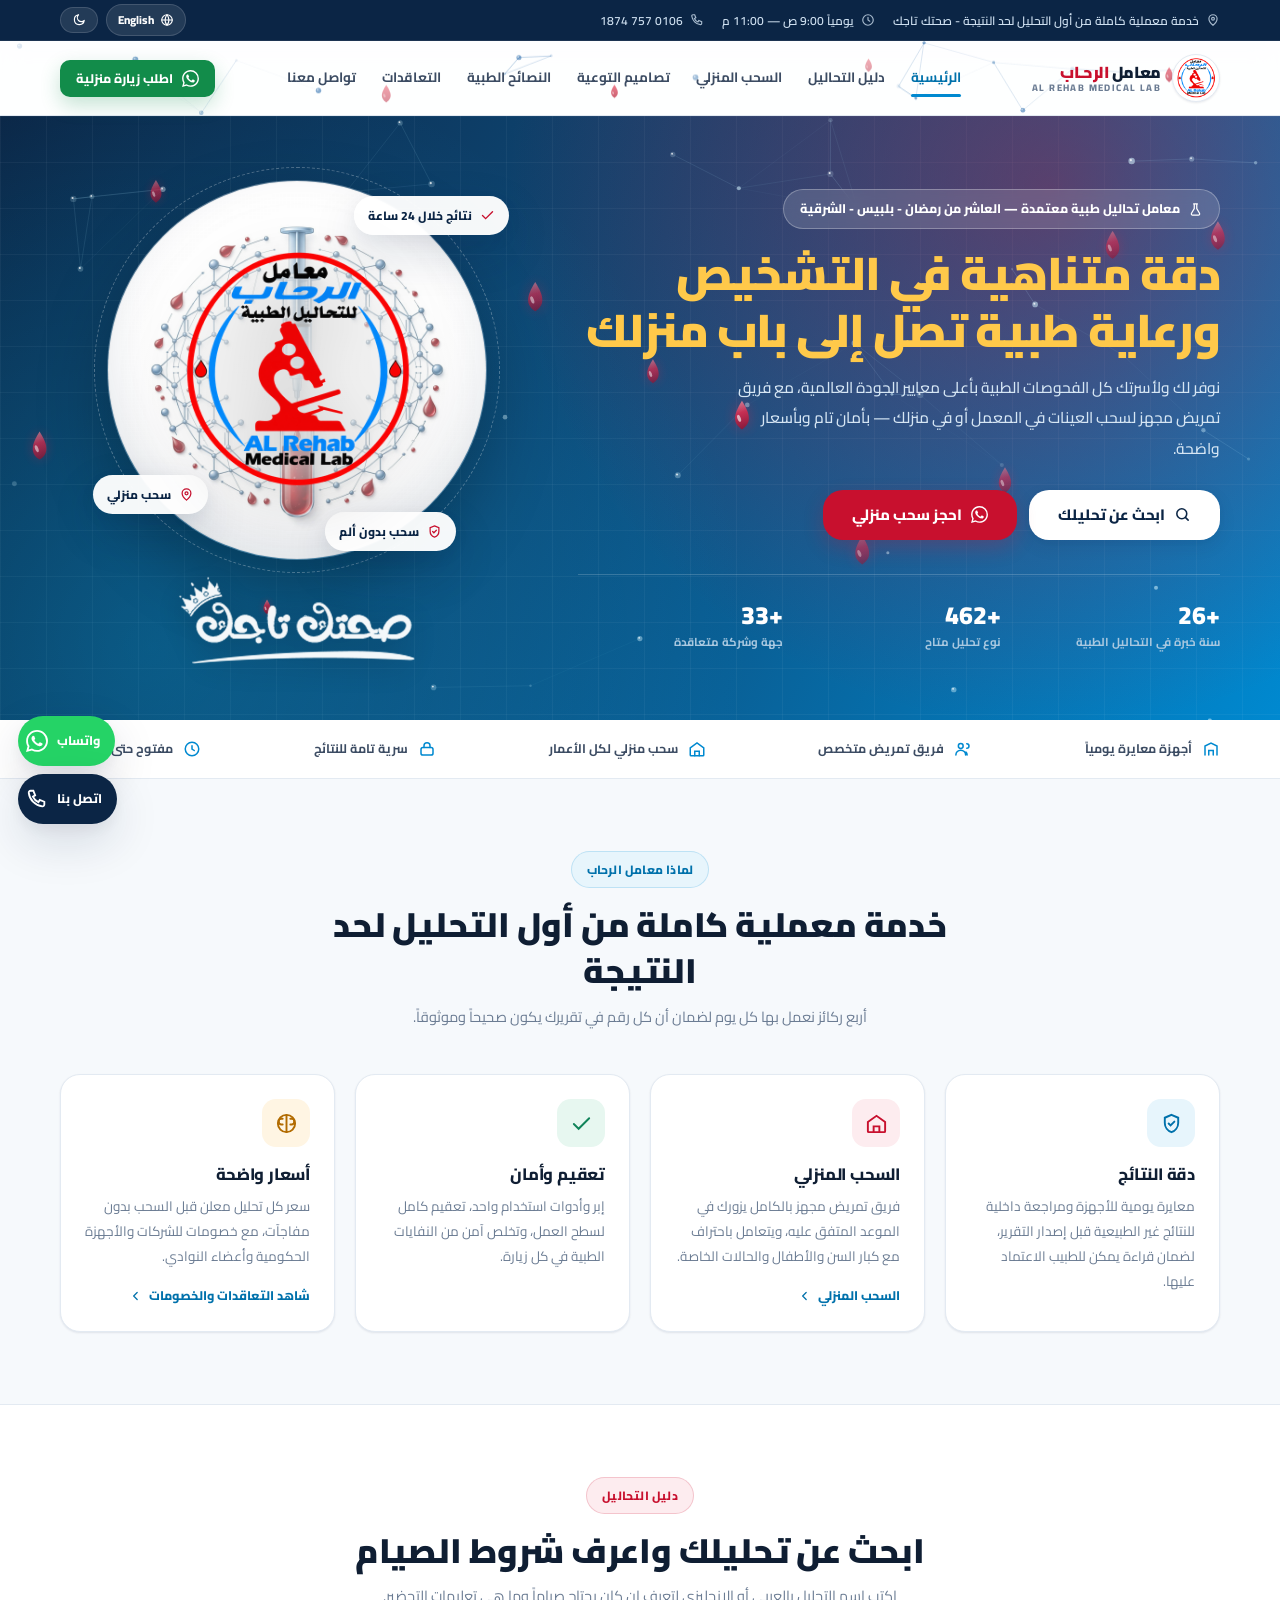
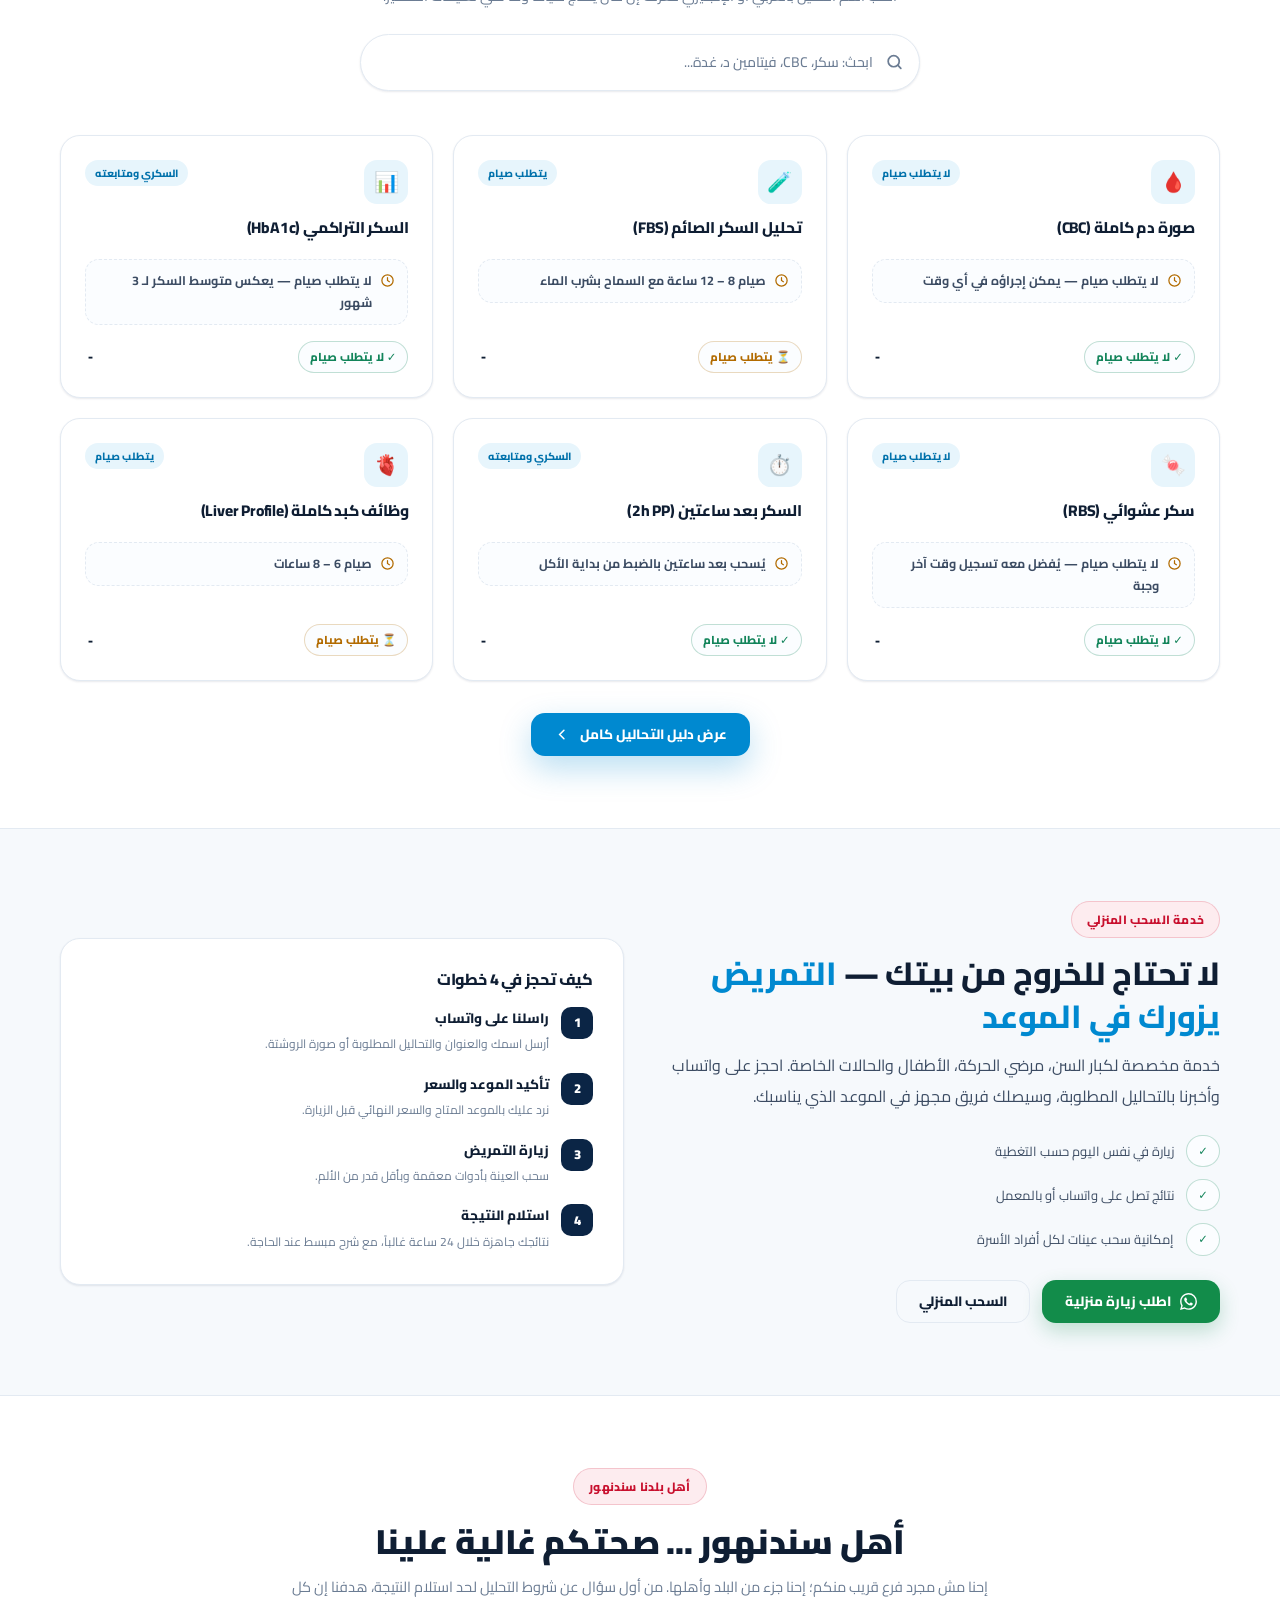
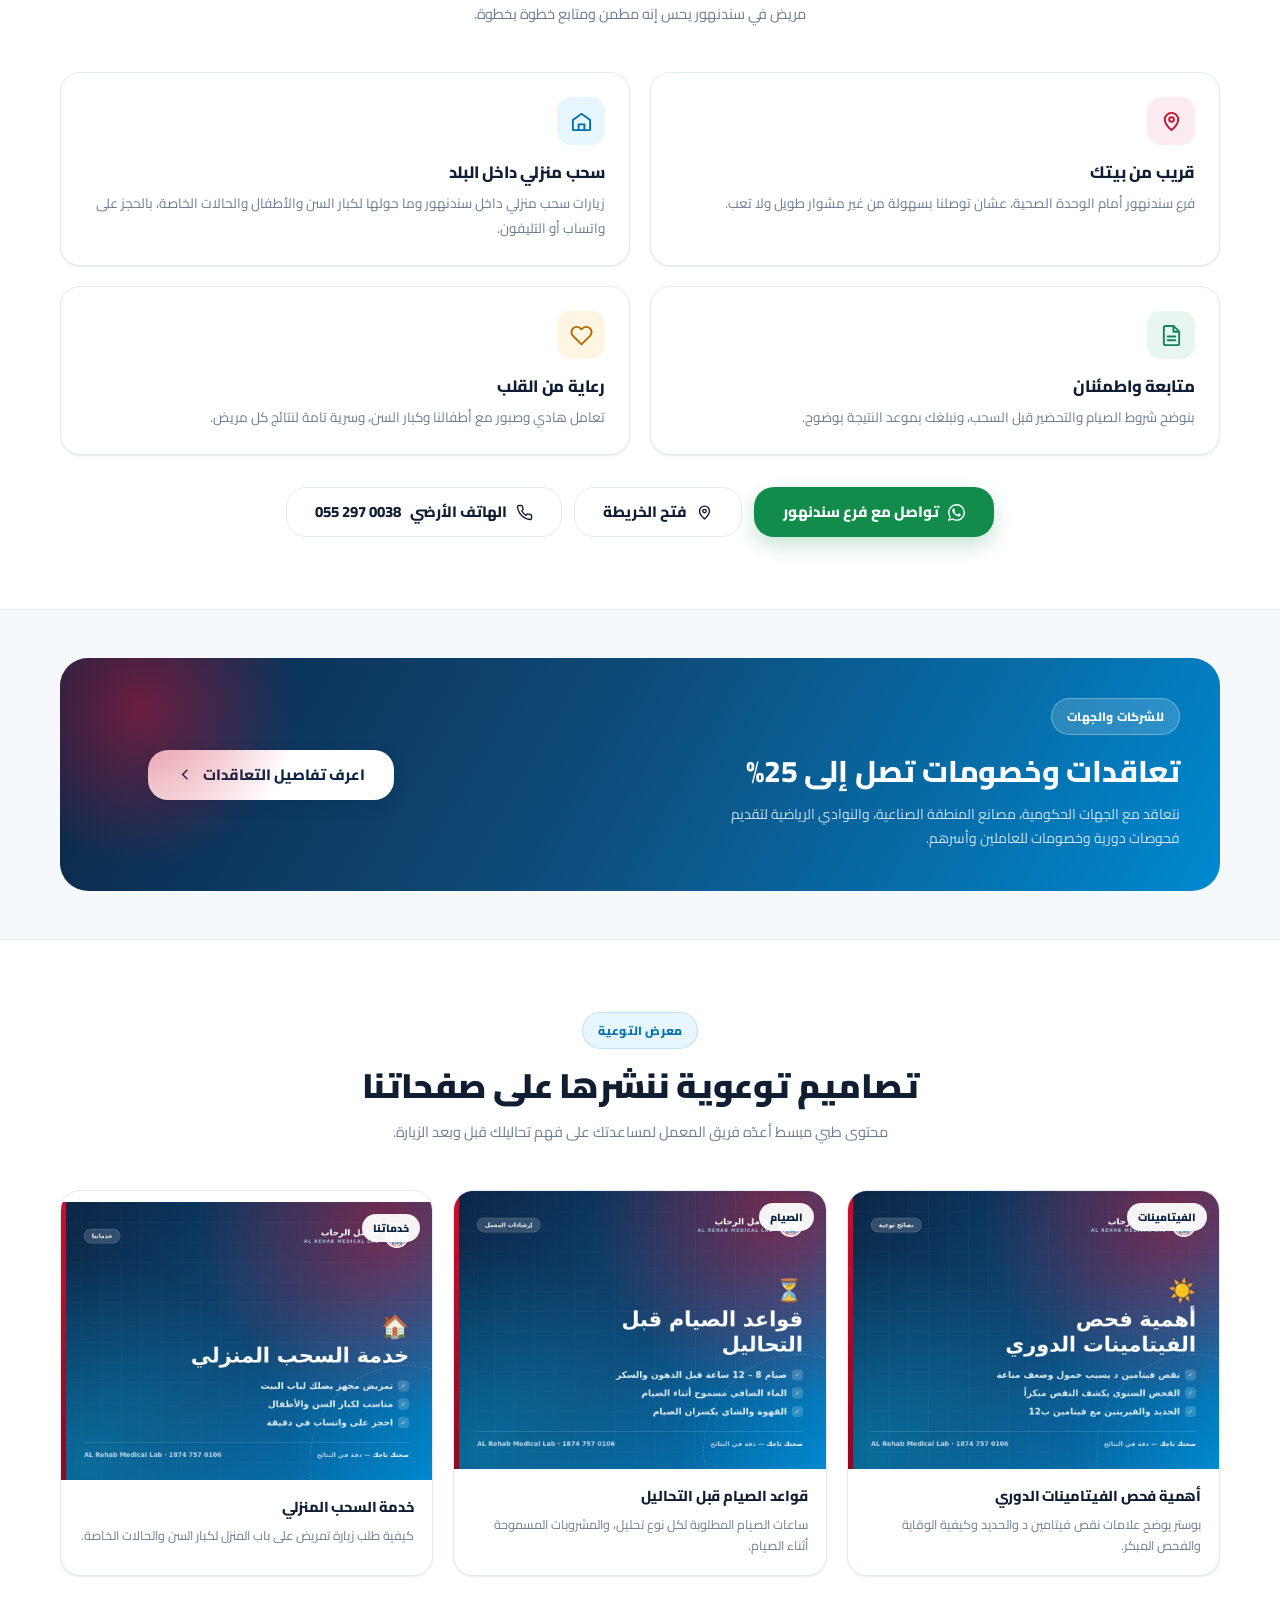
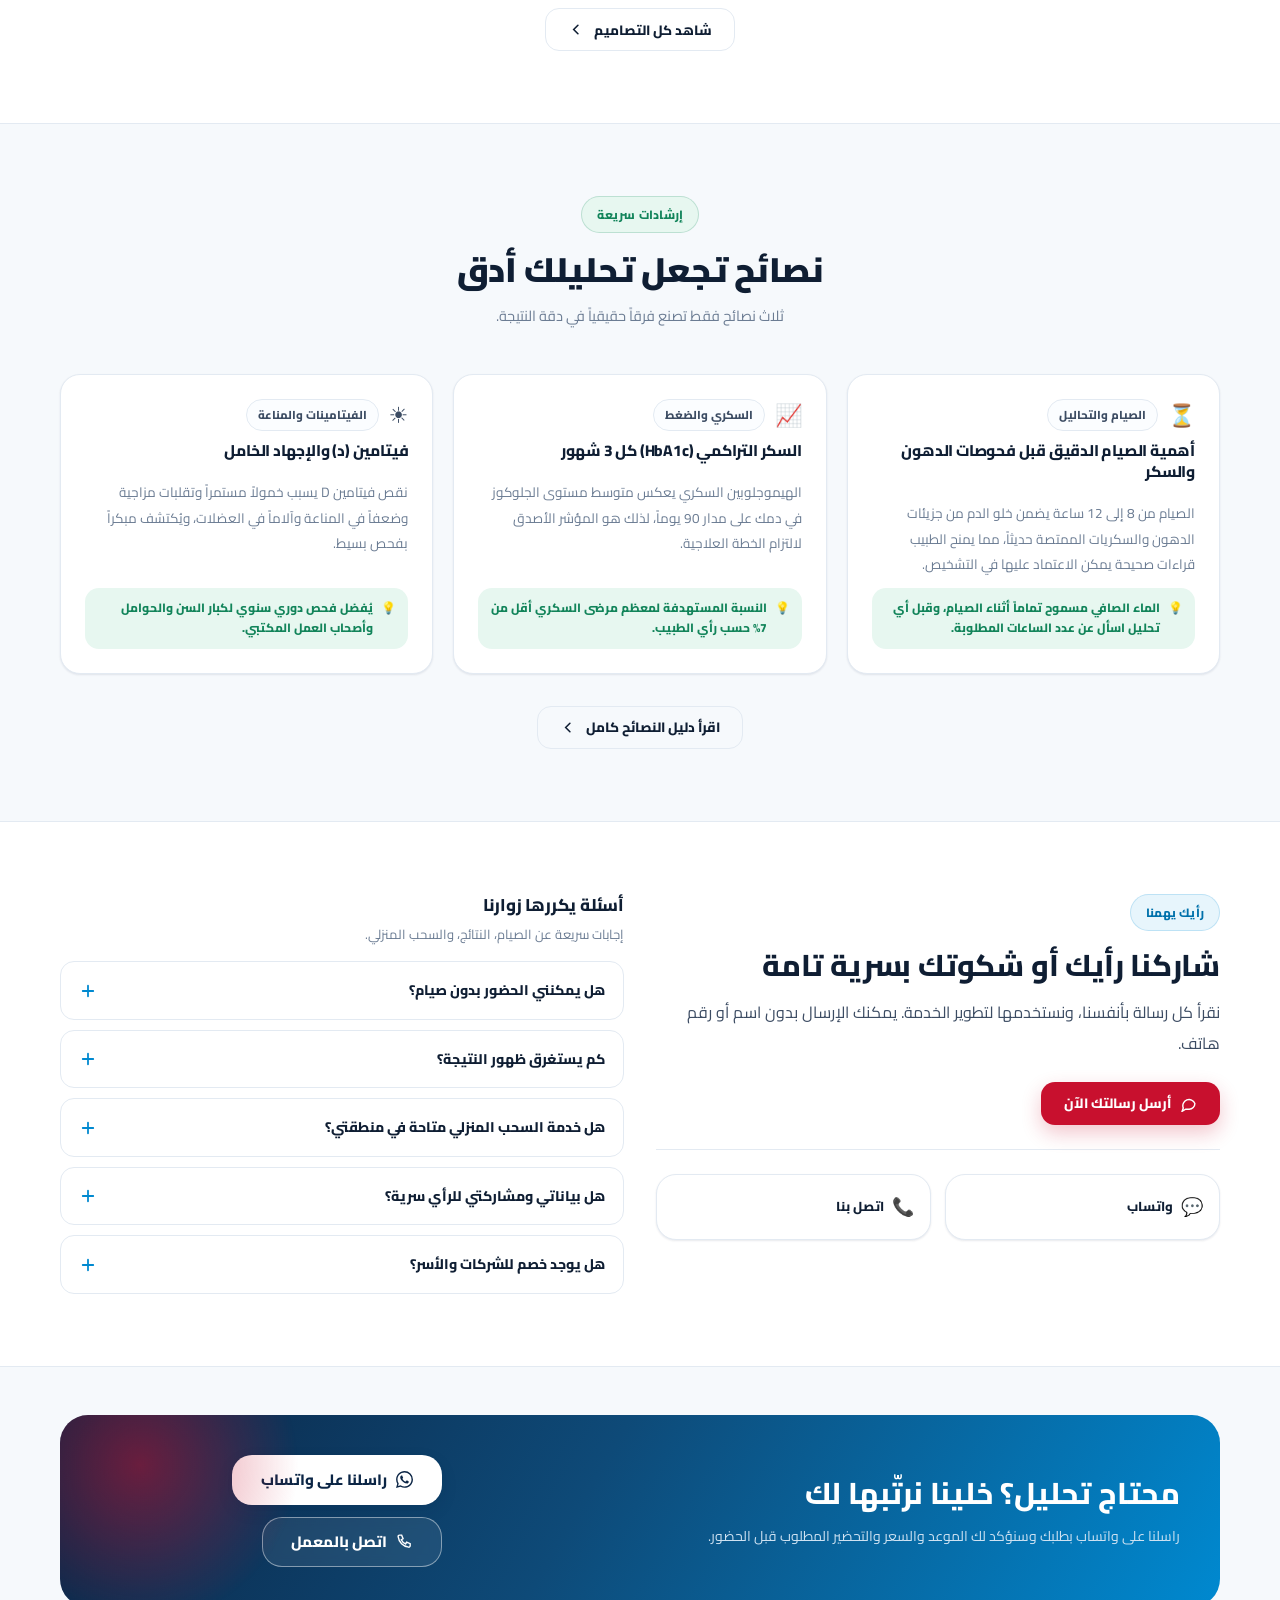
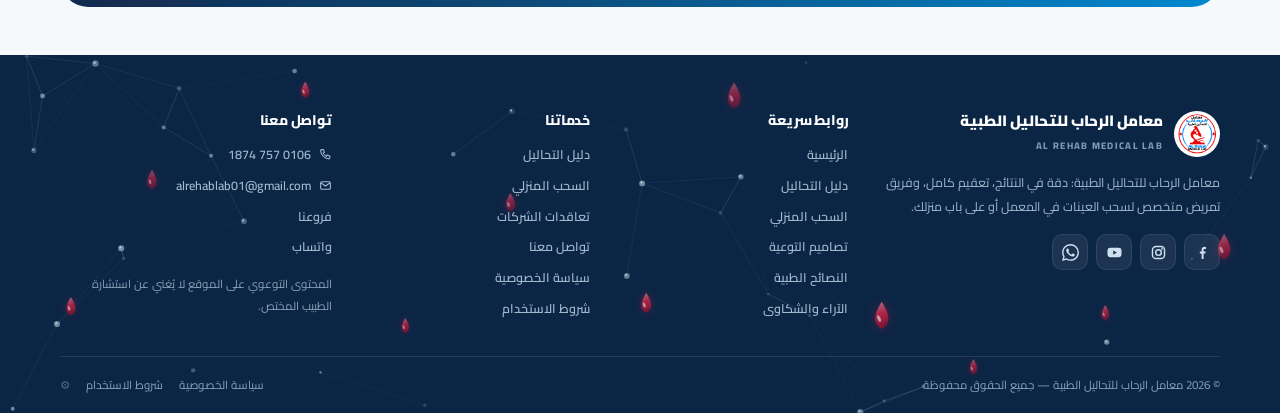
<file: index.html>
<!DOCTYPE html>
<html lang="ar" dir="rtl" data-theme="light">
<head>
<meta charset="UTF-8">
<meta name="viewport" content="width=device-width, initial-scale=1">
<title>معامل الرحاب للتحاليل الطبية | AL Rehab Medical Lab</title>
<meta name="description" content="معامل الرحاب للتحاليل الطبية — دقة في النتائج، سحب عينات منزلي بفريق تمريض متخصص، دليل تحاليل بشروط الصيام، محتوى توعوي، وتواصل مباشر.">
<meta name="theme-color" content="#0B2545">
<meta property="og:type" content="website">
<meta property="og:title" content="معامل الرحاب للتحاليل الطبية | AL Rehab Medical Lab">
<meta property="og:description" content="معامل الرحاب للتحاليل الطبية — دقة في النتائج، سحب عينات منزلي بفريق تمريض متخصص، دليل تحاليل بشروط الصيام، محتوى توعوي، وتواصل مباشر.">
<meta property="og:image" content="assets/logo-512.png">
<meta name="twitter:card" content="summary_large_image">
<link rel="icon" type="image/png" sizes="96x96" href="assets/favicon-96.png">
<link rel="apple-touch-icon" href="assets/logo-192.png">
<link rel="canonical" href="https://al-rehab-lab.github.io/alrehab-lab-site/">
<link rel="preconnect" href="https://fonts.googleapis.com">
<link rel="preconnect" href="https://fonts.gstatic.com" crossorigin>
<link href="https://fonts.googleapis.com/css2?family=Cairo:wght@400;500;600;700;800;900&display=swap" rel="stylesheet">
<link rel="stylesheet" href="css/style.css">

</head>
<body data-page="home">
<a class="skip-link" href="#main" data-i18n="common.skip">تخطَّ إلى المحتوى</a>
<!-- ============ TOP BAR ============ -->
<div class="topbar">
  <div class="container topbar__in">
    <div class="topbar__list">
      <span class="topbar__item">
        <svg viewBox="0 0 24 24" fill="none" stroke="currentColor" stroke-width="2" stroke-linecap="round"><path d="M12 21s7-5.6 7-11a7 7 0 1 0-14 0c0 5.4 7 11 7 11Z"/><circle cx="12" cy="10" r="2.4"/></svg>
        <span data-i18n="top.tagline">دقة متناهية في التشخيص.. وعناية فائقة بصحتك</span>
      </span>
      <span class="topbar__item hide-sm">
        <svg viewBox="0 0 24 24" fill="none" stroke="currentColor" stroke-width="2" stroke-linecap="round"><circle cx="12" cy="12" r="9"/><path d="M12 7.5V12l3 2"/></svg>
        <span data-i18n="common.hours">يومياً 8:00 ص — 11:00 م</span>
      </span>
      <a class="topbar__item hide-sm" data-tel href="tel:+201067571874">
        <svg viewBox="0 0 24 24" fill="none" stroke="currentColor" stroke-width="2" stroke-linecap="round"><path d="M5 3h3l2 5-2.5 1.5a12 12 0 0 0 6 6L15 13l5 2v3a2 2 0 0 1-2.2 2A17 17 0 0 1 3 5.2 2 2 0 0 1 5 3Z"/></svg>
        <span data-phone-label>0106 757 1874</span>
      </a>
    </div>
    <div class="topbar__actions">
      <button type="button" class="chip-btn" data-lang-toggle data-i18n-title="common.langLabel" aria-label="Switch language">
        <svg viewBox="0 0 24 24" fill="none" stroke="currentColor" stroke-width="2" stroke-linecap="round"><circle cx="12" cy="12" r="9"/><path d="M3 12h18M12 3a15 15 0 0 1 0 18M12 3a15 15 0 0 0 0 18"/></svg>
        <span data-lang-label>English</span>
      </button>
      <button type="button" class="chip-btn" data-theme-toggle data-i18n-title="common.themeLabel" aria-label="Dark mode">
        <span data-theme-icon aria-hidden="true"></span>
      </button>
    </div>
  </div>
</div>

<!-- ============ HEADER ============ -->
<header class="site-header">
  <div class="container header__in">
    <a class="brand" href="index.html" aria-label="AL Rehab Medical Lab">
      <span class="brand__logo"><img src="assets/logo-256.png" width="48" height="48" alt="شعار معامل الرحاب"></span>
      <span class="brand__text">
        <span class="brand__ar"><span data-i18n="brand.prefix">معامل</span> <em data-i18n="brand.name">الرحـاب</em></span>
        <span class="brand__en" data-i18n="brand.en">AL REHAB MEDICAL LAB</span>
      </span>
    </a>

    <nav class="nav" aria-label="Main">
      <a class="nav__link" data-nav="home" href="index.html" data-i18n="nav.home">الرئيسية</a>
      <a class="nav__link" data-nav="tests" href="tests.html" data-i18n="nav.tests">دليل التحاليل</a>
      <a class="nav__link" data-nav="visits" href="home-visits.html" data-i18n="nav.visits">السحب المنزلي</a>
      <a class="nav__link" data-nav="gallery" href="awareness.html" data-i18n="nav.gallery">تصاميم التوعية</a>
      <a class="nav__link" data-nav="tips" href="tips.html" data-i18n="nav.tips">النصائح الطبية</a>
      <a class="nav__link" data-nav="contracts" href="contracts.html" data-i18n="nav.contracts">التعاقدات</a>
      <a class="nav__link" data-nav="contact" href="contact.html" data-i18n="nav.contact">تواصل معنا</a>
    </nav>

    <div class="header__cta">
      <a class="btn btn--wa btn--sm" data-wa href="https://wa.me/201067571874" target="_blank" rel="noopener">
        <svg viewBox="0 0 24 24" fill="currentColor" aria-hidden="true"><path d="M17.472 14.382c-.297-.149-1.758-.867-2.03-.967-.273-.099-.471-.148-.67.15-.197.297-.767.966-.94 1.164-.173.199-.347.223-.644.075-.297-.15-1.255-.463-2.39-1.475-.883-.788-1.48-1.761-1.653-2.059-.173-.297-.018-.458.13-.606.134-.133.298-.347.446-.52.149-.174.198-.298.298-.497.099-.198.05-.371-.05-.52-.099-.149-.669-1.612-.916-2.207-.242-.579-.487-.5-.669-.51-.173-.008-.371-.01-.57-.01-.198 0-.52.074-.792.372-.272.297-1.04 1.016-1.04 2.479 0 1.462 1.065 2.875 1.213 3.074.149.198 2.096 3.2 5.077 4.487.709.306 1.262.489 1.694.625.712.227 1.36.195 1.871.118.571-.085 1.758-.719 2.006-1.413.248-.694.248-1.289.173-1.413-.074-.124-.272-.198-.57-.347m-5.421 7.403h-.004a9.87 9.87 0 0 1-5.031-1.378l-.361-.214-3.741.982.998-3.648-.235-.374a9.86 9.86 0 0 1-1.51-5.26c.001-5.45 4.436-9.884 9.888-9.884 2.64 0 5.122 1.03 6.988 2.898a9.825 9.825 0 0 1 2.893 6.994c-.003 5.45-4.437 9.884-9.885 9.884m8.413-18.297A11.815 11.815 0 0 0 12.05 0C5.495 0 .16 5.335.157 11.892c0 2.096.547 4.142 1.588 5.945L.057 24l6.305-1.654a11.882 11.882 0 0 0 5.683 1.448h.005c6.554 0 11.89-5.335 11.893-11.893a11.821 11.821 0 0 0-3.48-8.413Z"/></svg>
        <span class="btn--wa-label" data-i18n="common.bookVisit">اطلب زيارة منزلية</span>
      </a>
      <button type="button" class="icon-btn nav-toggle" id="navToggle" aria-label="القائمة" data-i18n-title="common.menu">
        <svg viewBox="0 0 24 24" fill="none" stroke="currentColor" stroke-width="2.2" stroke-linecap="round"><path d="M4 7h16M4 12h16M4 17h16"/></svg>
      </button>
    </div>
  </div>
</header>

<!-- ============ MOBILE DRAWER ============ -->
<div class="drawer" id="drawer" aria-hidden="true">
  <div class="drawer__scrim" data-drawer-close></div>
  <div class="drawer__panel" role="dialog" aria-modal="true" aria-label="القائمة">
    <div class="drawer__head">
      <a class="brand" href="index.html">
        <span class="brand__logo"><img src="assets/logo-256.png" width="40" height="40" alt=""></span>
        <span class="brand__text">
          <span class="brand__ar"><span data-i18n="brand.prefix">معامل</span> <em data-i18n="brand.name">الرحـاب</em></span>
          <span class="brand__en" data-i18n="brand.en">AL REHAB MEDICAL LAB</span>
        </span>
      </a>
      <button type="button" class="icon-btn" data-drawer-close aria-label="إغلاق">
        <svg viewBox="0 0 24 24" fill="none" stroke="currentColor" stroke-width="2.2" stroke-linecap="round"><path d="M6 6l12 12M18 6 6 18"/></svg>
      </button>
    </div>
    <a class="drawer__link" data-nav="home" href="index.html" data-i18n="nav.home">الرئيسية</a>
    <a class="drawer__link" data-nav="tests" href="tests.html" data-i18n="nav.tests">دليل التحاليل</a>
    <a class="drawer__link" data-nav="visits" href="home-visits.html" data-i18n="nav.visits">السحب المنزلي</a>
    <a class="drawer__link" data-nav="gallery" href="awareness.html" data-i18n="nav.gallery">تصاميم التوعية</a>
    <a class="drawer__link" data-nav="tips" href="tips.html" data-i18n="nav.tips">النصائح الطبية</a>
    <a class="drawer__link" data-nav="contracts" href="contracts.html" data-i18n="nav.contracts">التعاقدات</a>
    <a class="drawer__link" data-nav="contact" href="contact.html" data-i18n="nav.contact">تواصل معنا</a>
    <a class="drawer__link" data-nav="feedback" href="feedback.html" data-i18n="nav.feedback">الآراء والشكاوى</a>
    <div class="drawer__foot">
      <a class="btn btn--wa btn--block" data-wa href="https://wa.me/201067571874" target="_blank" rel="noopener">
        <svg viewBox="0 0 24 24" fill="currentColor" aria-hidden="true"><path d="M17.472 14.382c-.297-.149-1.758-.867-2.03-.967-.273-.099-.471-.148-.67.15-.197.297-.767.966-.94 1.164-.173.199-.347.223-.644.075-.297-.15-1.255-.463-2.39-1.475-.883-.788-1.48-1.761-1.653-2.059-.173-.297-.018-.458.13-.606.134-.133.298-.347.446-.52.149-.174.198-.298.298-.497.099-.198.05-.371-.05-.52-.099-.149-.669-1.612-.916-2.207-.242-.579-.487-.5-.669-.51-.173-.008-.371-.01-.57-.01-.198 0-.52.074-.792.372-.272.297-1.04 1.016-1.04 2.479 0 1.462 1.065 2.875 1.213 3.074.149.198 2.096 3.2 5.077 4.487.709.306 1.262.489 1.694.625.712.227 1.36.195 1.871.118.571-.085 1.758-.719 2.006-1.413.248-.694.248-1.289.173-1.413-.074-.124-.272-.198-.57-.347m-5.421 7.403h-.004a9.87 9.87 0 0 1-5.031-1.378l-.361-.214-3.741.982.998-3.648-.235-.374a9.86 9.86 0 0 1-1.51-5.26c.001-5.45 4.436-9.884 9.888-9.884 2.64 0 5.122 1.03 6.988 2.898a9.825 9.825 0 0 1 2.893 6.994c-.003 5.45-4.437 9.884-9.885 9.884m8.413-18.297A11.815 11.815 0 0 0 12.05 0C5.495 0 .16 5.335.157 11.892c0 2.096.547 4.142 1.588 5.945L.057 24l6.305-1.654a11.882 11.882 0 0 0 5.683 1.448h.005c6.554 0 11.89-5.335 11.893-11.893a11.821 11.821 0 0 0-3.48-8.413Z"/></svg>
        <span data-i18n="common.bookVisit">اطلب زيارة منزلية</span>
      </a>
      <a class="btn btn--ghost btn--block" data-tel href="tel:+201067571874">
        <svg viewBox="0 0 24 24" fill="none" stroke="currentColor" stroke-width="2" stroke-linecap="round"><path d="M5 3h3l2 5-2.5 1.5a12 12 0 0 0 6 6L15 13l5 2v3a2 2 0 0 1-2.2 2A17 17 0 0 1 3 5.2 2 2 0 0 1 5 3Z"/></svg>
        <span data-phone-label>0106 757 1874</span>
      </a>
    </div>
  </div>
</div>

<main id="main">
<!-- ============ HERO ============ -->
<section class="hero">
  <div class="container hero__in">
    <div>
      <span class="hero__badge">
        <svg viewBox="0 0 24 24" fill="none" stroke="currentColor" stroke-width="2" stroke-linecap="round"><path d="m9 3 6 0M10 3v7.5L5.6 18A2 2 0 0 0 7.3 21h9.4a2 2 0 0 0 1.7-3L14 10.5V3"/></svg>
        <span data-i18n="home.badge">معمل تحاليل طبية معتمد — الشرقية</span>
      </span>
      <h1>
        <span data-i18n="home.title1">دقة متناهية في التشخيص</span><br>
        <span data-i18n="home.title2" style="color:#FFC94A">ورعاية طبية تصل إلى باب منزلك</span>
      </h1>
      <p class="hero__desc" data-i18n="home.desc">نوفر لك ولأسرتك كل الفحوصات الطبية بأعلى معايير الجودة العالمية، مع فريق تمريض مجهز لسحب العينات في المعمل أو في منزلك — بأمان تام وبأسعار واضحة.</p>

      <div class="hero__actions">
        <a class="btn btn--light btn--lg" href="tests.html">
          <svg viewBox="0 0 24 24" fill="none" stroke="currentColor" stroke-width="2.2" stroke-linecap="round"><circle cx="11" cy="11" r="7"/><path d="M20 20l-3.6-3.6"/></svg>
          <span data-i18n="home.cta1">ابحث عن تحليلك</span>
        </a>
        <a class="btn btn--primary btn--lg" data-wa data-wa-msg="home.waMsg" href="https://wa.me/201067571874" target="_blank" rel="noopener">
          <svg viewBox="0 0 24 24" fill="currentColor"><path d="M17.472 14.382c-.297-.149-1.758-.867-2.03-.967-.273-.099-.471-.148-.67.15-.197.297-.767.966-.94 1.164-.173.199-.347.223-.644.075-.297-.15-1.255-.463-2.39-1.475-.883-.788-1.48-1.761-1.653-2.059-.173-.297-.018-.458.13-.606.134-.133.298-.347.446-.52.149-.174.198-.298.298-.497.099-.198.05-.371-.05-.52-.099-.149-.669-1.612-.916-2.207-.242-.579-.487-.5-.669-.51-.173-.008-.371-.01-.57-.01-.198 0-.52.074-.792.372-.272.297-1.04 1.016-1.04 2.479 0 1.462 1.065 2.875 1.213 3.074.149.198 2.096 3.2 5.077 4.487.709.306 1.262.489 1.694.625.712.227 1.36.195 1.871.118.571-.085 1.758-.719 2.006-1.413.248-.694.248-1.289.173-1.413-.074-.124-.272-.198-.57-.347m-5.421 7.403h-.004a9.87 9.87 0 0 1-5.031-1.378l-.361-.214-3.741.982.998-3.648-.235-.374a9.86 9.86 0 0 1-1.51-5.26c.001-5.45 4.436-9.884 9.888-9.884 2.64 0 5.122 1.03 6.988 2.898a9.825 9.825 0 0 1 2.893 6.994c-.003 5.45-4.437 9.884-9.885 9.884m8.413-18.297A11.815 11.815 0 0 0 12.05 0C5.495 0 .16 5.335.157 11.892c0 2.096.547 4.142 1.588 5.945L.057 24l6.305-1.654a11.882 11.882 0 0 0 5.683 1.448h.005c6.554 0 11.89-5.335 11.893-11.893a11.821 11.821 0 0 0-3.48-8.413Z"/></svg>
          <span data-i18n="home.cta2">احجز سحب منزلي</span>
        </a>
      </div>

      <div class="hero__stats" data-hero-stats></div>
    </div>

    <div class="hero__art">
      <div class="hero__art-inner">
        <span class="hero__bg" aria-hidden="true"></span>
        <span class="hero__ring" aria-hidden="true"></span>
        <img src="assets/logo-512.png" width="512" height="512" alt="شعار معامل الرحاب للتحاليل الطبية" fetchpriority="high">
        <div class="hero__pill hero__pill--1">
          <svg viewBox="0 0 24 24" fill="none" stroke="currentColor" stroke-width="2.2" stroke-linecap="round"><path d="M20 6 9 17l-5-5"/></svg>
          <span data-i18n="home.pill1">نتائج خلال 24 ساعة</span>
        </div>
        <div class="hero__pill hero__pill--2">
          <svg viewBox="0 0 24 24" fill="none" stroke="currentColor" stroke-width="2" stroke-linecap="round"><path d="M12 21s7-5.6 7-11a7 7 0 1 0-14 0c0 5.4 7 11 7 11Z"/><circle cx="12" cy="10" r="2.4"/></svg>
          <span data-i18n="home.pill2">سحب منزلي</span>
        </div>
        <div class="hero__pill hero__pill--3">
          <svg viewBox="0 0 24 24" fill="none" stroke="currentColor" stroke-width="2" stroke-linecap="round"><path d="M12 3l7 3v5.5c0 4.3-3 8.2-7 9.5-4-1.3-7-5.2-7-9.5V6l7-3Z"/><path d="m9 12 2 2 4-4"/></svg>
          <span data-i18n="home.pill3">تعقيم كامل</span>
        </div>
      </div>
      <img class="hero__slogan" src="assets/slogan.png" width="900" height="335" alt="صحتك تاجك — شعار معامل الرحاب للتحاليل الطبية">
    </div>
  </div>
</section>

<!-- ============ TRUST STRIP ============ -->
<div class="trust-strip">
  <div class="container trust-strip__in">
    <span class="trust-item"><svg viewBox="0 0 24 24" fill="none" stroke="currentColor" stroke-width="2" stroke-linecap="round"><path d="M4 20V8l8-4 8 4v12"/><path d="M9 20v-6h6v6"/></svg><span data-i18n="trust.accredited">أجهزة معايرة يومياً</span></span>
    <span class="trust-item"><svg viewBox="0 0 24 24" fill="none" stroke="currentColor" stroke-width="2" stroke-linecap="round"><circle cx="9" cy="8" r="3.2"/><path d="M2.5 20a6.5 6.5 0 0 1 13 0M17 11a3 3 0 1 0 0-6M17.5 20a5.5 5.5 0 0 0-1.6-3.9"/></svg><span data-i18n="trust.team">فريق تمريض متخصص</span></span>
    <span class="trust-item"><svg viewBox="0 0 24 24" fill="none" stroke="currentColor" stroke-width="2" stroke-linecap="round"><path d="M3 10.5 12 4l9 6.5V20a1 1 0 0 1-1 1H4a1 1 0 0 1-1-1v-9.5Z"/><path d="M9 21v-6h6v6"/></svg><span data-i18n="trust.home">سحب منزلي لكل الأعمار</span></span>
    <span class="trust-item"><svg viewBox="0 0 24 24" fill="none" stroke="currentColor" stroke-width="2" stroke-linecap="round"><rect x="4" y="10" width="16" height="10" rx="2.5"/><path d="M8 10V7.5a4 4 0 0 1 8 0V10"/></svg><span data-i18n="trust.confidential">سرية تامة للنتائج</span></span>
    <span class="trust-item"><svg viewBox="0 0 24 24" fill="none" stroke="currentColor" stroke-width="2" stroke-linecap="round"><circle cx="12" cy="12" r="9"/><path d="M12 7.5V12l3 2"/></svg><span data-i18n="trust.hours">مفتوح حتى 11 مساءً</span></span>
  </div>
</div>

<!-- ============ SERVICES ============ -->
<section class="section" id="services">
  <div class="container">
    <div class="section-head" data-reveal>
      <span class="eyebrow" data-i18n="home.servicesBadge">لماذا معامل الرحاب</span>
      <h2 data-i18n="home.servicesTitle">خدمة معملية كاملة من أول التحليل لحد النتيجة</h2>
      <p data-i18n="home.servicesDesc">أربع ركائز نعمل بها كل يوم لضمان أن كل رقم في تقريرك يكون صحيحاً وموثوقاً.</p>
    </div>

    <div class="grid grid-4">
      <article class="card card--hover tile" data-reveal>
        <div class="card__icon"><svg viewBox="0 0 24 24" fill="none" stroke="currentColor" stroke-width="2" stroke-linecap="round"><path d="M12 3l7 3v5.5c0 4.3-3 8.2-7 9.5-4-1.3-7-5.2-7-9.5V6l7-3Z"/><path d="m9 12 2 2 4-4"/></svg></div>
        <h3 data-i18n="home.s1.title">دقة النتائج</h3>
        <p data-i18n="home.s1.desc">معايرة يومية للأجهزة ومراجعة داخلية للنتائج غير الطبيعية قبل إصدار التقرير.</p>
      </article>
      <article class="card card--hover tile" data-reveal>
        <div class="card__icon card__icon--red"><svg viewBox="0 0 24 24" fill="none" stroke="currentColor" stroke-width="2" stroke-linecap="round"><path d="M3 10.5 12 4l9 6.5V20a1 1 0 0 1-1 1H4a1 1 0 0 1-1-1v-9.5Z"/><path d="M9 21v-6h6v6"/></svg></div>
        <h3 data-i18n="home.s2.title">السحب المنزلي</h3>
        <p data-i18n="home.s2.desc">فريق تمريض مجهز يزورك في الموعد المتفق عليه ويتعامل باحتراف مع كل الحالات.</p>
        <a class="tile__link" href="home-visits.html"><span data-i18n="nav.visits">السحب المنزلي</span>
          <svg viewBox="0 0 24 24" fill="none" stroke="currentColor" stroke-width="2.2" stroke-linecap="round"><path d="M14 6l-6 6 6 6"/></svg></a>
      </article>
      <article class="card card--hover tile" data-reveal>
        <div class="card__icon card__icon--ok"><svg viewBox="0 0 24 24" fill="none" stroke="currentColor" stroke-width="2" stroke-linecap="round"><path d="M4 12.5 9 17.5 20 6.5"/></svg></div>
        <h3 data-i18n="home.s3.title">تعقيم وأمان</h3>
        <p data-i18n="home.s3.desc">إبر وأدوات استخدام واحد، تعقيم كامل لسطح العمل، وتخلص آمن من النفايات الطبية.</p>
      </article>
      <article class="card card--hover tile" data-reveal>
        <div class="card__icon card__icon--warn"><svg viewBox="0 0 24 24" fill="none" stroke="currentColor" stroke-width="2" stroke-linecap="round"><path d="M12 3v18M8 7H6.5A2.5 2.5 0 0 0 4 9.5v1A2.5 2.5 0 0 0 6.5 13H8M16 7h1.5A2.5 2.5 0 0 1 20 9.5v1a2.5 2.5 0 0 1-2.5 2.5H16"/><circle cx="12" cy="12" r="9"/></svg></div>
        <h3 data-i18n="home.s4.title">أسعار واضحة</h3>
        <p data-i18n="home.s4.desc">سعر كل تحليل معلن قبل السحب بدون مفاجآت، مع خصومات للشركات والجهات.</p>
        <a class="tile__link" href="contracts.html"><span data-i18n="home.s4.link">شاهد التعاقدات والخصومات</span>
          <svg viewBox="0 0 24 24" fill="none" stroke="currentColor" stroke-width="2.2" stroke-linecap="round"><path d="M14 6l-6 6 6 6"/></svg></a>
      </article>
    </div>
  </div>
</section>

<!-- ============ TEST SEARCH (preview) ============ -->
<section class="section section--alt" id="find-test">
  <div class="container">
    <div class="section-head" data-reveal>
      <span class="eyebrow eyebrow--red" data-i18n="home.findBadge">دليل التحاليل</span>
      <h2 data-i18n="home.findTitle">ابحث عن تحليلك واعرف شروط الصيام</h2>
      <p data-i18n="home.findDesc">اكتب اسم التحليل بالعربي أو الإنجليزي لتعرف إن كان يحتاج صياماً وما هي تعليمات التحضير.</p>
      <div class="searchbox mt-24">
        <svg viewBox="0 0 24 24" fill="none" stroke="currentColor" stroke-width="2.2" stroke-linecap="round"><circle cx="11" cy="11" r="7"/><path d="M20 20l-3.6-3.6"/></svg>
        <input type="search" data-tests-search data-i18n-ph="home.searchPlaceholder" placeholder="ابحث: سكر، CBC، فيتامين د، غدة..." aria-label="بحث في التحاليل">
      </div>
    </div>

    <div class="grid grid-3" data-tests-grid data-limit="6"></div>

    <div class="center mt-32">
      <a class="btn btn--blue" href="tests.html">
        <span data-i18n="home.viewAllTests">عرض دليل التحاليل كامل</span>
        <svg viewBox="0 0 24 24" fill="none" stroke="currentColor" stroke-width="2.2" stroke-linecap="round"><path d="M14 6l-6 6 6 6"/></svg>
      </a>
    </div>
  </div>
</section>

<!-- ============ HOME VISIT ============ -->
<section class="section" id="home-visits">
  <div class="container">
    <div class="grid grid-2" style="gap:32px;align-items:center">
      <div data-reveal>
        <span class="eyebrow eyebrow--red" data-i18n="home.visitBadge">خدمة السحب المنزلي</span>
        <h2 style="font-size:clamp(21px,3vw,32px);margin-block:14px 12px">
          <span data-i18n="home.visitTitle">لا تحتاج للخروج من بيتك</span> —
          <span class="title-accent" data-i18n="home.visitTitle2">التمريض يزورك في الموعد</span>
        </h2>
        <p class="lead mb-24" data-i18n="home.visitDesc">خدمة مخصصة لكبار السن، مرضي الحركة، الأطفال والحالات الخاصة. احجز على واتساب وأخبرنا بالتحاليل المطلوبة، وسيصلك فريق مجهز في الموعد الذي يناسبك.</p>

        <div class="stack mb-24" style="--gap:12px">
          <div class="flex items-center gap-12 text-sm"><span class="badge-soft" style="color:var(--ok);border-color:rgba(18,132,90,.25)">✓</span><span data-i18n="home.visitPoint1">زيارة في نفس اليوم حسب التغطية</span></div>
          <div class="flex items-center gap-12 text-sm"><span class="badge-soft" style="color:var(--ok);border-color:rgba(18,132,90,.25)">✓</span><span data-i18n="home.visitPoint2">نتائج تصل على واتساب أو بالمعمل</span></div>
          <div class="flex items-center gap-12 text-sm"><span class="badge-soft" style="color:var(--ok);border-color:rgba(18,132,90,.25)">✓</span><span data-i18n="home.visitPoint3">إمكانية سحب عينات لكل أفراد الأسرة</span></div>
        </div>

        <div class="flex gap-12 wrap">
          <a class="btn btn--wa" data-wa data-wa-msg="visit.waMsg" href="https://wa.me/201067571874" target="_blank" rel="noopener">
            <svg viewBox="0 0 24 24" fill="currentColor"><path d="M17.472 14.382c-.297-.149-1.758-.867-2.03-.967-.273-.099-.471-.148-.67.15-.197.297-.767.966-.94 1.164-.173.199-.347.223-.644.075-.297-.15-1.255-.463-2.39-1.475-.883-.788-1.48-1.761-1.653-2.059-.173-.297-.018-.458.13-.606.134-.133.298-.347.446-.52.149-.174.198-.298.298-.497.099-.198.05-.371-.05-.52-.099-.149-.669-1.612-.916-2.207-.242-.579-.487-.5-.669-.51-.173-.008-.371-.01-.57-.01-.198 0-.52.074-.792.372-.272.297-1.04 1.016-1.04 2.479 0 1.462 1.065 2.875 1.213 3.074.149.198 2.096 3.2 5.077 4.487.709.306 1.262.489 1.694.625.712.227 1.36.195 1.871.118.571-.085 1.758-.719 2.006-1.413.248-.694.248-1.289.173-1.413-.074-.124-.272-.198-.57-.347m-5.421 7.403h-.004a9.87 9.87 0 0 1-5.031-1.378l-.361-.214-3.741.982.998-3.648-.235-.374a9.86 9.86 0 0 1-1.51-5.26c.001-5.45 4.436-9.884 9.888-9.884 2.64 0 5.122 1.03 6.988 2.898a9.825 9.825 0 0 1 2.893 6.994c-.003 5.45-4.437 9.884-9.885 9.884m8.413-18.297A11.815 11.815 0 0 0 12.05 0C5.495 0 .16 5.335.157 11.892c0 2.096.547 4.142 1.588 5.945L.057 24l6.305-1.654a11.882 11.882 0 0 0 5.683 1.448h.005c6.554 0 11.89-5.335 11.893-11.893a11.821 11.821 0 0 0-3.48-8.413Z"/></svg>
            <span data-i18n="common.bookVisit">اطلب زيارة منزلية</span>
          </a>
          <a class="btn btn--ghost" href="home-visits.html"><span data-i18n="nav.visits">السحب المنزلي</span></a>
        </div>
      </div>

      <div class="card card--pad-lg" data-reveal>
        <h3 style="font-size:16px;margin-bottom:16px" data-i18n="home.howTitle">كيف تحجز في 4 خطوات</h3>
        <div class="stack" style="--gap:16px">
          <div class="flex gap-12"><span class="step__num" style="width:32px;height:32px;border-radius:10px;font-size:13px;margin:0;flex:none">1</span>
            <div><b style="display:block;font-size:13.5px" data-i18n="home.step1">راسلنا على واتساب</b><span class="text-xs text-muted" data-i18n="home.step1d">أرسل اسمك والعنوان والتحاليل المطلوبة.</span></div></div>
          <div class="flex gap-12"><span class="step__num" style="width:32px;height:32px;border-radius:10px;font-size:13px;margin:0;flex:none">2</span>
            <div><b style="display:block;font-size:13.5px" data-i18n="home.step2">تأكيد الموعد والسعر</b><span class="text-xs text-muted" data-i18n="home.step2d">نرد بالموعد المتاح والسعر النهائي قبل الزيارة.</span></div></div>
          <div class="flex gap-12"><span class="step__num" style="width:32px;height:32px;border-radius:10px;font-size:13px;margin:0;flex:none">3</span>
            <div><b style="display:block;font-size:13.5px" data-i18n="home.step3">زيارة التمريض</b><span class="text-xs text-muted" data-i18n="home.step3d">سحب العينة بأدوات معقمة وبأقل قدر من الألم.</span></div></div>
          <div class="flex gap-12"><span class="step__num" style="width:32px;height:32px;border-radius:10px;font-size:13px;margin:0;flex:none">4</span>
            <div><b style="display:block;font-size:13.5px" data-i18n="home.step4">استلام النتيجة</b><span class="text-xs text-muted" data-i18n="home.step4d">نتائجك خلال 24 ساعة غالباً مع شرح مبسط.</span></div></div>
        </div>
      </div>
    </div>
  </div>
</section>

<!-- ============ SAN DANHOUR MESSAGE ============ -->
<section class="section section--alt" id="sandanhour">
  <div class="container">
    <div class="section-head" data-reveal>
      <span class="eyebrow eyebrow--red" data-i18n="sandanhour.badge">أهل بلدنا سندنهور</span>
      <h2 data-i18n="sandanhour.title">أهل سندنهور... صحتكم غالية علينا</h2>
      <p data-i18n="sandanhour.desc">إحنا مش مجرد فرع قريب منكم؛ إحنا جزء من البلد وأهلها. من أول سؤال عن شروط التحليل لحد استلام النتيجة، هدفنا إن كل مريض في سندنهور يحس إنه معروف ومطمن ومتابع خطوة بخطوة.</p>
    </div>

    <div class="grid grid-2">
      <article class="card card--hover tile" data-reveal>
        <div class="card__icon card__icon--red"><svg viewBox="0 0 24 24" fill="none" stroke="currentColor" stroke-width="2" stroke-linecap="round"><path d="M12 21s7-5.6 7-11a7 7 0 1 0-14 0c0 5.4 7 11 7 11Z"/><circle cx="12" cy="10" r="2.4"/></svg></div>
        <h3 data-i18n="sandanhour.c1.title">قريب من بيتك</h3>
        <p data-i18n="sandanhour.c1.desc">فرع سندنهور أمام الوحدة الصحية، عشان توصلنا بسهولة من غير مشوار طويل ولا تعب.</p>
      </article>
      <article class="card card--hover tile" data-reveal>
        <div class="card__icon"><svg viewBox="0 0 24 24" fill="none" stroke="currentColor" stroke-width="2" stroke-linecap="round"><path d="M3 10.5 12 4l9 6.5V20a1 1 0 0 1-1 1H4a1 1 0 0 1-1-1v-9.5Z"/><path d="M9 21v-6h6v6"/></svg></div>
        <h3 data-i18n="sandanhour.c2.title">سحب منزلي داخل البلد</h3>
        <p data-i18n="sandanhour.c2.desc">زيارات سحب منزلي داخل سندنهور وما حولها لكبار السن والأطفال والحالات الخاصة، بالحجز على واتساب أو التليفون.</p>
      </article>
      <article class="card card--hover tile" data-reveal>
        <div class="card__icon card__icon--ok"><svg viewBox="0 0 24 24" fill="none" stroke="currentColor" stroke-width="2" stroke-linecap="round" stroke-linejoin="round"><path d="M14 2H6a2 2 0 0 0-2 2v16a2 2 0 0 0 2 2h12a2 2 0 0 0 2-2V8z"/><path d="M14 2v6h6"/><path d="M16 13H8"/><path d="M16 17H8"/></svg></div>
        <h3 data-i18n="sandanhour.c3.title">متابعة واطمئنان</h3>
        <p data-i18n="sandanhour.c3.desc">بنوضح شروط الصيام والتحضير قبل السحب، ونبلغك بموعد النتيجة بوضوح من غير لف ودوران.</p>
      </article>
      <article class="card card--hover tile" data-reveal>
        <div class="card__icon card__icon--warn"><svg viewBox="0 0 24 24" fill="none" stroke="currentColor" stroke-width="2" stroke-linecap="round" stroke-linejoin="round"><path d="M20.84 4.61a5.5 5.5 0 0 0-7.78 0L12 5.67l-1.06-1.06a5.5 5.5 0 0 0-7.78 7.78l1.06 1.06L12 21.23l7.78-7.78 1.06-1.06a5.5 5.5 0 0 0 0-7.78z"/></svg></div>
        <h3 data-i18n="sandanhour.c4.title">رعاية من القلب</h3>
        <p data-i18n="sandanhour.c4.desc">تعامل هادي وصبور مع أطفالنا وكبار السن، وسرية تامة لنتائج كل مريض.</p>
      </article>
    </div>

    <div class="flex gap-12 wrap mt-32" style="justify-content:center" data-reveal>
      <a class="btn btn--wa btn--lg" data-wa-sandanhour href="https://wa.me/201024370715" target="_blank" rel="noopener">
        <svg viewBox="0 0 24 24" fill="currentColor"><path d="M17.472 14.382c-.297-.149-1.758-.867-2.03-.967-.273-.099-.471-.148-.67.15-.197.297-.767.966-.94 1.164-.173.199-.347.223-.644.075-.297-.15-1.255-.463-2.39-1.475-.883-.788-1.48-1.761-1.653-2.059-.173-.297-.018-.458.13-.606.134-.133.298-.347.446-.52.149-.174.198-.298.298-.497.099-.198.05-.371-.05-.52-.099-.149-.669-1.612-.916-2.207-.242-.579-.487-.5-.669-.51-.173-.008-.371-.01-.57-.01-.198 0-.52.074-.792.372-.272.297-1.04 1.016-1.04 2.479 0 1.462 1.065 2.875 1.213 3.074.149.198 2.096 3.2 5.077 4.487.709.306 1.262.489 1.694.625.712.227 1.36.195 1.871.118.571-.085 1.758-.719 2.006-1.413.248-.694.248-1.289.173-1.413-.074-.124-.272-.198-.57-.347m-5.421 7.403h-.004a9.87 9.87 0 0 1-5.031-1.378l-.361-.214-3.741.982.998-3.648-.235-.374a9.86 9.86 0 0 1-1.51-5.26c.001-5.45 4.436-9.884 9.888-9.884 2.64 0 5.122 1.03 6.988 2.898a9.825 9.825 0 0 1 2.893 6.994c-.003 5.45-4.437 9.884-9.885 9.884m8.413-18.297A11.815 11.815 0 0 0 12.05 0C5.495 0 .16 5.335.157 11.892c0 2.096.547 4.142 1.588 5.945L.057 24l6.305-1.654a11.882 11.882 0 0 0 5.683 1.448h.005c6.554 0 11.89-5.335 11.893-11.893a11.821 11.821 0 0 0-3.48-8.413Z"/></svg>
        <span data-i18n="sandanhour.callNow">تواصل مع فرع سندنهور</span>
      </a>
      <a class="btn btn--ghost btn--lg" data-sandanhour-map href="https://maps.app.goo.gl/xQj43iPCbivYdpCz6" target="_blank" rel="noopener">
        <svg viewBox="0 0 24 24" fill="none" stroke="currentColor" stroke-width="2" stroke-linecap="round"><path d="M12 21s7-5.6 7-11a7 7 0 1 0-14 0c0 5.4 7 11 7 11Z"/><circle cx="12" cy="10" r="2.4"/></svg>
        <span data-i18n="common.openMap">فتح الخريطة</span>
      </a>
      <a class="btn btn--ghost btn--lg" data-landline href="tel:0552970038">
        <svg viewBox="0 0 24 24" fill="none" stroke="currentColor" stroke-width="2" stroke-linecap="round" stroke-linejoin="round"><path d="M22 16.92v3a2 2 0 0 1-2.18 2 19.79 19.79 0 0 1-8.63-3.07 19.5 19.5 0 0 1-6-6 19.79 19.79 0 0 1-3.07-8.67A2 2 0 0 1 4.11 2h3a2 2 0 0 1 2 1.72c.127.96.361 1.903.7 2.81a2 2 0 0 1-.45 2.11L8.09 9.91a16 16 0 0 0 6 6l1.27-1.27a2 2 0 0 1 2.11-.45c.907.339 1.85.573 2.81.7A2 2 0 0 1 22 16.92z"/></svg>
        <span data-i18n="sandanhour.landlineLabel">الهاتف الأرضي</span>
        <bdi dir="ltr" data-landline-label>055 297 0038</bdi>
      </a>
    </div>
  </div>
</section>

<!-- ============ CONTRACTS BAND ============ -->
<section class="section section--tight">
  <div class="container">
    <div class="cta-band cta-band--split" data-reveal>
      <div>
        <span class="eyebrow" style="background:rgba(255,255,255,.16);border-color:rgba(255,255,255,.3);color:#fff" data-i18n="home.corpBadge">للشركات والجهات</span>
        <h2 class="mt-16" data-i18n="home.corpTitle">تعاقدات وخصومات تصل إلى 25%</h2>
        <p data-i18n="home.corpDesc">نتعاقد مع الجهات الحكومية، مصانع المنطقة الصناعية، والنوادي الرياضية لتقديم فحوصات دورية وخصومات للعاملين وأسرهم.</p>
      </div>
      <div class="center">
        <a class="btn btn--light btn--lg" href="contracts.html">
          <span data-i18n="home.corpCta">اعرف تفاصيل التعاقدات</span>
          <svg viewBox="0 0 24 24" fill="none" stroke="currentColor" stroke-width="2.2" stroke-linecap="round"><path d="M14 6l-6 6 6 6"/></svg>
        </a>
      </div>
    </div>
  </div>
</section>

<!-- ============ GALLERY PREVIEW ============ -->
<section class="section section--alt">
  <div class="container">
    <div class="section-head" data-reveal>
      <span class="eyebrow" data-i18n="home.galleryBadge">معرض التوعية</span>
      <h2 data-i18n="home.galleryTitle">تصاميم توعوية ننشرها على صفحاتنا</h2>
      <p data-i18n="home.galleryDesc">محتوى طبي مبسط أعدّه فريق المعمل لمساعدتك على فهم تحاليلك قبل وبعد الزيارة.</p>
    </div>
    <div class="gallery-grid" data-gallery-grid data-limit="3"></div>
    <div class="center mt-32">
      <a class="btn btn--ghost" href="awareness.html">
        <span data-i18n="home.galleryCta">شاهد كل التصاميم</span>
        <svg viewBox="0 0 24 24" fill="none" stroke="currentColor" stroke-width="2.2" stroke-linecap="round"><path d="M14 6l-6 6 6 6"/></svg>
      </a>
    </div>
  </div>
</section>

<!-- ============ TIPS PREVIEW ============ -->
<section class="section">
  <div class="container">
    <div class="section-head" data-reveal>
      <span class="eyebrow eyebrow--ok" data-i18n="home.tipsBadge">إرشادات سريعة</span>
      <h2 data-i18n="home.tipsTitle">نصائح تجعل تحليلك أدق</h2>
      <p data-i18n="home.tipsDesc">ثلاث نصائح فقط تصنع فرقاً حقيقياً في دقة النتيجة.</p>
    </div>
    <div class="grid grid-3" data-tips-grid data-limit="3"></div>
    <div class="center mt-32">
      <a class="btn btn--ghost" href="tips.html">
        <span data-i18n="home.tipsCta">اقرأ دليل النصائح كامل</span>
        <svg viewBox="0 0 24 24" fill="none" stroke="currentColor" stroke-width="2.2" stroke-linecap="round"><path d="M14 6l-6 6 6 6"/></svg>
      </a>
    </div>
  </div>
</section>

<!-- ============ FEEDBACK + FAQ ============ -->
<section class="section section--alt" id="feedback">
  <div class="container">
    <div class="grid grid-2" style="gap:32px;align-items:start">
      <div data-reveal>
        <span class="eyebrow" data-i18n="home.fbBadge">رأيك يهمنا</span>
        <h2 style="font-size:clamp(21px,3vw,30px);margin-block:14px 12px" data-i18n="home.fbTitle">شاركنا رأيك أو شكوتك بسرية تامة</h2>
        <p class="lead mb-24" data-i18n="home.fbDesc">نقرأ كل رسالة بأنفسنا، ونستخدمها لتطوير الخدمة. يمكنك الإرسال بدون اسم أو رقم هاتف.</p>
        <a class="btn btn--primary" href="feedback.html">
          <svg viewBox="0 0 24 24" fill="none" stroke="currentColor" stroke-width="2" stroke-linecap="round"><path d="M21 12a8 8 0 0 1-8 8H8l-5 3 1.6-4.6A8 8 0 1 1 21 12Z"/></svg>
          <span data-i18n="home.fbCta">أرسل رسالتك الآن</span>
        </a>

        <div class="divider"></div>
        <div class="grid grid-2" style="gap:14px">
          <a class="card" data-wa href="https://wa.me/201067571874" target="_blank" rel="noopener" style="padding:16px">
            <div class="flex items-center gap-8 text-sm"><span style="font-size:18px">💬</span><b data-i18n="common.whatsapp">واتساب</b></div>
          </a>
          <a class="card" data-tel href="tel:+201067571874" style="padding:16px">
            <div class="flex items-center gap-8 text-sm"><span style="font-size:18px">📞</span><b data-i18n="common.callNow">اتصل بنا</b></div>
          </a>
        </div>
      </div>

      <div data-reveal>
        <h3 style="font-size:17px;margin-bottom:6px" data-i18n="home.faqTitle">أسئلة يكررها زوارنا</h3>
        <p class="text-sm text-muted mb-16" data-i18n="home.faqDesc">إجابات سريعة عن الصيام، النتائج، والسحب المنزلي.</p>
        <div class="faq" data-faq>
          <div class="faq__item">
            <button class="faq__btn" type="button" aria-expanded="false"><span>هل يمكنني الحضور بدون صيام؟</span>
              <svg viewBox="0 0 24 24" fill="none" stroke="currentColor" stroke-width="2.4" stroke-linecap="round"><path d="M12 5v14M5 12h14"/></svg></button>
            <div class="faq__panel"><div>نعم، أكثر من نصف التحاليل لا تتطلب صياماً مثل صورة الدم الكاملة ووظائف الكلى والهرمونات. ابحث عن اسم التحليل في دليل التحاليل لمعرفة الشروط الدقيقة.</div></div>
          </div>
          <div class="faq__item">
            <button class="faq__btn" type="button" aria-expanded="false"><span>كم يستغرق ظهور النتيجة؟</span>
              <svg viewBox="0 0 24 24" fill="none" stroke="currentColor" stroke-width="2.4" stroke-linecap="round"><path d="M12 5v14M5 12h14"/></svg></button>
            <div class="faq__panel"><div>نتائج التحاليل العادية تظهر في نفس اليوم أو خلال 24 ساعة، أما التحاليل المتخصصة والزراعات فتستغرق من يومين إلى 5 أيام.</div></div>
          </div>
          <div class="faq__item">
            <button class="faq__btn" type="button" aria-expanded="false"><span>هل خدمة السحب المنزلي متاحة في منطقتي؟</span>
              <svg viewBox="0 0 24 24" fill="none" stroke="currentColor" stroke-width="2.4" stroke-linecap="round"><path d="M12 5v14M5 12h14"/></svg></button>
            <div class="faq__panel"><div>الخدمة متاحة داخل بلبيس وسندنهور والعاشر من رمضان وما حولها. أرسل عنوانك على واتساب وسنؤكد لك التغطية والموعد المتاح.</div></div>
          </div>
          <div class="faq__item">
            <button class="faq__btn" type="button" aria-expanded="false"><span>هل بياناتي ومشاركتي للرأي سرية؟</span>
              <svg viewBox="0 0 24 24" fill="none" stroke="currentColor" stroke-width="2.4" stroke-linecap="round"><path d="M12 5v14M5 12h14"/></svg></button>
            <div class="faq__panel"><div>بالتأكيد. نموذج الآراء والشكاوى يتيح لك الإرسال بشكل مجهول تماماً، والاسم والهاتف اختياريان فقط إذا رغبت في متابعة الرد معك.</div></div>
          </div>
          <div class="faq__item">
            <button class="faq__btn" type="button" aria-expanded="false"><span>هل يوجد خصم للشركات والأسر؟</span>
              <svg viewBox="0 0 24 24" fill="none" stroke="currentColor" stroke-width="2.4" stroke-linecap="round"><path d="M12 5v14M5 12h14"/></svg></button>
            <div class="faq__panel"><div>نعم، لدينا تعاقدات مع جهات حكومية وشركات المنطقة الصناعية ونوادي رياضية بنسب خصم تصل إلى 25% للعاملين وأسرهم.</div></div>
          </div>
        </div>
      </div>
    </div>
  </div>
</section>

<!-- ============ FINAL CTA ============ -->
<section class="section section--tight">
  <div class="container">
    <div class="cta-band cta-band--split" data-reveal>
      <div>
        <h2 data-i18n="cta.title">محتاج تحليل؟ خلينا نرتّبها لك</h2>
        <p data-i18n="cta.desc">راسلنا على واتساب بطلبك وسنؤكد لك الموعد والسعر والتحضير المطلوب قبل الحضور.</p>
      </div>
      <div class="flex gap-12 wrap">
        <a class="btn btn--light btn--lg" data-wa href="https://wa.me/201067571874" target="_blank" rel="noopener">
          <svg viewBox="0 0 24 24" fill="currentColor"><path d="M17.472 14.382c-.297-.149-1.758-.867-2.03-.967-.273-.099-.471-.148-.67.15-.197.297-.767.966-.94 1.164-.173.199-.347.223-.644.075-.297-.15-1.255-.463-2.39-1.475-.883-.788-1.48-1.761-1.653-2.059-.173-.297-.018-.458.13-.606.134-.133.298-.347.446-.52.149-.174.198-.298.298-.497.099-.198.05-.371-.05-.52-.099-.149-.669-1.612-.916-2.207-.242-.579-.487-.5-.669-.51-.173-.008-.371-.01-.57-.01-.198 0-.52.074-.792.372-.272.297-1.04 1.016-1.04 2.479 0 1.462 1.065 2.875 1.213 3.074.149.198 2.096 3.2 5.077 4.487.709.306 1.262.489 1.694.625.712.227 1.36.195 1.871.118.571-.085 1.758-.719 2.006-1.413.248-.694.248-1.289.173-1.413-.074-.124-.272-.198-.57-.347m-5.421 7.403h-.004a9.87 9.87 0 0 1-5.031-1.378l-.361-.214-3.741.982.998-3.648-.235-.374a9.86 9.86 0 0 1-1.51-5.26c.001-5.45 4.436-9.884 9.888-9.884 2.64 0 5.122 1.03 6.988 2.898a9.825 9.825 0 0 1 2.893 6.994c-.003 5.45-4.437 9.884-9.885 9.884m8.413-18.297A11.815 11.815 0 0 0 12.05 0C5.495 0 .16 5.335.157 11.892c0 2.096.547 4.142 1.588 5.945L.057 24l6.305-1.654a11.882 11.882 0 0 0 5.683 1.448h.005c6.554 0 11.89-5.335 11.893-11.893a11.821 11.821 0 0 0-3.48-8.413Z"/></svg>
          <span data-i18n="cta.wa">راسلنا على واتساب</span>
        </a>
        <a class="btn btn--outline-light btn--lg" data-tel href="tel:+201067571874">
          <svg viewBox="0 0 24 24" fill="none" stroke="currentColor" stroke-width="2" stroke-linecap="round"><path d="M5 3h3l2 5-2.5 1.5a12 12 0 0 0 6 6L15 13l5 2v3a2 2 0 0 1-2.2 2A17 17 0 0 1 3 5.2 2 2 0 0 1 5 3Z"/></svg>
          <span data-i18n="cta.call">اتصل بالمعمل</span>
        </a>
      </div>
    </div>
  </div>
</section>

</main>
<!-- ============ FOOTER ============ -->
<footer class="site-footer footer">
  <div class="container">
    <div class="footer__grid">
      <div>
        <div class="footer__brand">
          <img src="assets/logo-256.png" width="46" height="46" alt="شعار معامل الرحاب">
          <div>
            <b data-i18n="brand.full">معامل الرحاب للتحاليل الطبية</b>
            <span data-i18n="brand.en">AL REHAB MEDICAL LAB</span>
          </div>
        </div>
        <p data-i18n="footer.desc">معامل الرحاب للتحاليل الطبية: دقة في النتائج، تعقيم كامل، وفريق تمريض متخصص لسحب العينات في المعمل أو على باب منزلك.</p>
        <div class="socials">
          <a href="https://www.facebook.com/1alrehablab/" target="_blank" rel="noopener" aria-label="Facebook">
            <svg viewBox="0 0 24 24" fill="currentColor"><path d="M13.5 21v-7.5h2.6l.4-3h-3V8.6c0-.9.2-1.5 1.5-1.5H17V4.4A20 20 0 0 0 14.7 4c-2.3 0-3.9 1.4-3.9 4v2.5H8.2v3h2.6V21h2.7Z"/></svg>
          </a>
          <a href="https://www.instagram.com/al_rehab_lab" target="_blank" rel="noopener" aria-label="Instagram">
            <svg viewBox="0 0 24 24" fill="none" stroke="currentColor" stroke-width="2"><rect x="3.5" y="3.5" width="17" height="17" rx="5"/><circle cx="12" cy="12" r="4"/><circle cx="17" cy="7" r="1.2" fill="currentColor" stroke="none"/></svg>
          </a>
          <a href="https://www.youtube.com/channel/UCFv77dqwuvqOTQrQ5Azndsw?sub_confirmation=1" target="_blank" rel="noopener" aria-label="YouTube">
            <svg viewBox="0 0 24 24" fill="currentColor"><path d="M21.6 7.6a2.6 2.6 0 0 0-1.8-1.8C18.2 5.4 12 5.4 12 5.4s-6.2 0-7.8.4a2.6 2.6 0 0 0-1.8 1.8A27 27 0 0 0 2 12a27 27 0 0 0 .4 4.4 2.6 2.6 0 0 0 1.8 1.8c1.6.4 7.8.4 7.8.4s6.2 0 7.8-.4a2.6 2.6 0 0 0 1.8-1.8A27 27 0 0 0 22 12a27 27 0 0 0-.4-4.4ZM10.2 15V9l5.2 3-5.2 3Z"/></svg>
          </a>
          <a data-wa href="https://wa.me/201067571874" target="_blank" rel="noopener" aria-label="WhatsApp">
            <svg viewBox="0 0 24 24" fill="currentColor"><path d="M17.472 14.382c-.297-.149-1.758-.867-2.03-.967-.273-.099-.471-.148-.67.15-.197.297-.767.966-.94 1.164-.173.199-.347.223-.644.075-.297-.15-1.255-.463-2.39-1.475-.883-.788-1.48-1.761-1.653-2.059-.173-.297-.018-.458.13-.606.134-.133.298-.347.446-.52.149-.174.198-.298.298-.497.099-.198.05-.371-.05-.52-.099-.149-.669-1.612-.916-2.207-.242-.579-.487-.5-.669-.51-.173-.008-.371-.01-.57-.01-.198 0-.52.074-.792.372-.272.297-1.04 1.016-1.04 2.479 0 1.462 1.065 2.875 1.213 3.074.149.198 2.096 3.2 5.077 4.487.709.306 1.262.489 1.694.625.712.227 1.36.195 1.871.118.571-.085 1.758-.719 2.006-1.413.248-.694.248-1.289.173-1.413-.074-.124-.272-.198-.57-.347m-5.421 7.403h-.004a9.87 9.87 0 0 1-5.031-1.378l-.361-.214-3.741.982.998-3.648-.235-.374a9.86 9.86 0 0 1-1.51-5.26c.001-5.45 4.436-9.884 9.888-9.884 2.64 0 5.122 1.03 6.988 2.898a9.825 9.825 0 0 1 2.893 6.994c-.003 5.45-4.437 9.884-9.885 9.884m8.413-18.297A11.815 11.815 0 0 0 12.05 0C5.495 0 .16 5.335.157 11.892c0 2.096.547 4.142 1.588 5.945L.057 24l6.305-1.654a11.882 11.882 0 0 0 5.683 1.448h.005c6.554 0 11.89-5.335 11.893-11.893a11.821 11.821 0 0 0-3.48-8.413Z"/></svg>
          </a>
        </div>
      </div>

      <div>
        <h4 data-i18n="footer.quick">روابط سريعة</h4>
        <div class="footer__links">
          <a href="index.html" data-i18n="nav.home">الرئيسية</a>
          <a href="tests.html" data-i18n="nav.tests">دليل التحاليل</a>
          <a href="home-visits.html" data-i18n="nav.visits">السحب المنزلي</a>
          <a href="awareness.html" data-i18n="nav.gallery">تصاميم التوعية</a>
          <a href="tips.html" data-i18n="nav.tips">النصائح الطبية</a>
          <a href="feedback.html" data-i18n="nav.feedback">الآراء والشكاوى</a>
        </div>
      </div>

      <div>
        <h4 data-i18n="footer.services">خدماتنا</h4>
        <div class="footer__links">
          <a href="tests.html" data-i18n="footer.testsDir">دليل التحاليل</a>
          <a href="home-visits.html" data-i18n="footer.visitSvc">السحب المنزلي</a>
          <a href="contracts.html" data-i18n="footer.corp">تعاقدات الشركات</a>
          <a href="contact.html" data-i18n="nav.contact">تواصل معنا</a>
          <a href="privacy.html" data-i18n="footer.privacy">سياسة الخصوصية</a>
          <a href="terms.html" data-i18n="footer.terms">شروط الاستخدام</a>
        </div>
      </div>

      <div>
        <h4 data-i18n="footer.contact">تواصل معنا</h4>
        <div class="footer__links">
          <a data-tel href="tel:+201067571874">
            <svg viewBox="0 0 24 24" width="13" height="13" fill="none" stroke="currentColor" stroke-width="2" style="display:inline;vertical-align:-2px;margin-inline-end:5px"><path d="M5 3h3l2 5-2.5 1.5a12 12 0 0 0 6 6L15 13l5 2v3a2 2 0 0 1-2.2 2A17 17 0 0 1 3 5.2 2 2 0 0 1 5 3Z"/></svg>
            <span data-phone-label>0106 757 1874</span>
          </a>
          <a data-mail href="mailto:info@alrehablab.com">
            <svg viewBox="0 0 24 24" width="13" height="13" fill="none" stroke="currentColor" stroke-width="2" style="display:inline;vertical-align:-2px;margin-inline-end:5px"><rect x="3" y="5" width="18" height="14" rx="2.5"/><path d="m3.5 7 8.5 6 8.5-6"/></svg>
            <span data-email-label>info@alrehablab.com</span>
          </a>
          <a href="contact.html#branches" data-i18n="contact.branchesTitle">فروعنا</a>
          <a data-wa href="https://wa.me/201067571874" target="_blank" rel="noopener" data-i18n="common.whatsapp">واتساب</a>
        </div>
        <p class="text-xs mt-16" data-i18n="footer.disclaimer" style="font-size:11.5px;opacity:.85">المحتوى التوعوي على الموقع لا يُغني عن استشارة الطبيب المختص.</p>
      </div>
    </div>

    <div class="footer__bottom">
      <span>© <span data-year>2026</span> <span data-i18n="brand.full">معامل الرحاب للتحاليل الطبية</span> — <span data-i18n="footer.rights">جميع الحقوق محفوظة</span></span>
      <span class="flex gap-16 wrap">
        <a href="privacy.html" data-i18n="footer.privacy">سياسة الخصوصية</a>
        <a href="terms.html" data-i18n="footer.terms">شروط الاستخدام</a>
        <a href="admin.html" aria-label="لوحة التحكم" title="لوحة التحكم" rel="nofollow" style="opacity:.55">⚙︎</a>
      </span>
    </div>
  </div>
</footer>

<!-- floating actions -->
<div class="float-bar">
  <a class="fab fab--wa" data-wa href="https://wa.me/201067571874" target="_blank" rel="noopener" aria-label="WhatsApp">
    <svg viewBox="0 0 24 24" fill="currentColor" aria-hidden="true"><path d="M17.472 14.382c-.297-.149-1.758-.867-2.03-.967-.273-.099-.471-.148-.67.15-.197.297-.767.966-.94 1.164-.173.199-.347.223-.644.075-.297-.15-1.255-.463-2.39-1.475-.883-.788-1.48-1.761-1.653-2.059-.173-.297-.018-.458.13-.606.134-.133.298-.347.446-.52.149-.174.198-.298.298-.497.099-.198.05-.371-.05-.52-.099-.149-.669-1.612-.916-2.207-.242-.579-.487-.5-.669-.51-.173-.008-.371-.01-.57-.01-.198 0-.52.074-.792.372-.272.297-1.04 1.016-1.04 2.479 0 1.462 1.065 2.875 1.213 3.074.149.198 2.096 3.2 5.077 4.487.709.306 1.262.489 1.694.625.712.227 1.36.195 1.871.118.571-.085 1.758-.719 2.006-1.413.248-.694.248-1.289.173-1.413-.074-.124-.272-.198-.57-.347m-5.421 7.403h-.004a9.87 9.87 0 0 1-5.031-1.378l-.361-.214-3.741.982.998-3.648-.235-.374a9.86 9.86 0 0 1-1.51-5.26c.001-5.45 4.436-9.884 9.888-9.884 2.64 0 5.122 1.03 6.988 2.898a9.825 9.825 0 0 1 2.893 6.994c-.003 5.45-4.437 9.884-9.885 9.884m8.413-18.297A11.815 11.815 0 0 0 12.05 0C5.495 0 .16 5.335.157 11.892c0 2.096.547 4.142 1.588 5.945L.057 24l6.305-1.654a11.882 11.882 0 0 0 5.683 1.448h.005c6.554 0 11.89-5.335 11.893-11.893a11.821 11.821 0 0 0-3.48-8.413Z"/></svg>
    <span data-i18n="common.whatsapp">واتساب</span>
  </a>
  <a class="fab fab--call" data-tel href="tel:+201067571874" aria-label="اتصل بنا">
    <svg viewBox="0 0 24 24" fill="none" stroke="currentColor" stroke-width="2" stroke-linecap="round" aria-hidden="true"><path d="M5 3h3l2 5-2.5 1.5a12 12 0 0 0 6 6L15 13l5 2v3a2 2 0 0 1-2.2 2A17 17 0 0 1 3 5.2 2 2 0 0 1 5 3Z"/></svg>
    <span data-i18n="common.callNow">اتصل بنا</span>
  </a>
  <button type="button" class="fab fab--top" aria-label="أعلى الصفحة" data-i18n-title="common.top">
    <svg viewBox="0 0 24 24" fill="none" stroke="currentColor" stroke-width="2.2" stroke-linecap="round" aria-hidden="true"><path d="M12 19V5M6 11l6-6 6 6"/></svg>
  </button>
</div>

<script src="js/data.js"></script>
<script src="js/i18n.js"></script>
<script src="js/content.js"></script>
<script src="js/app.js"></script>

</body>
</html>
</file>
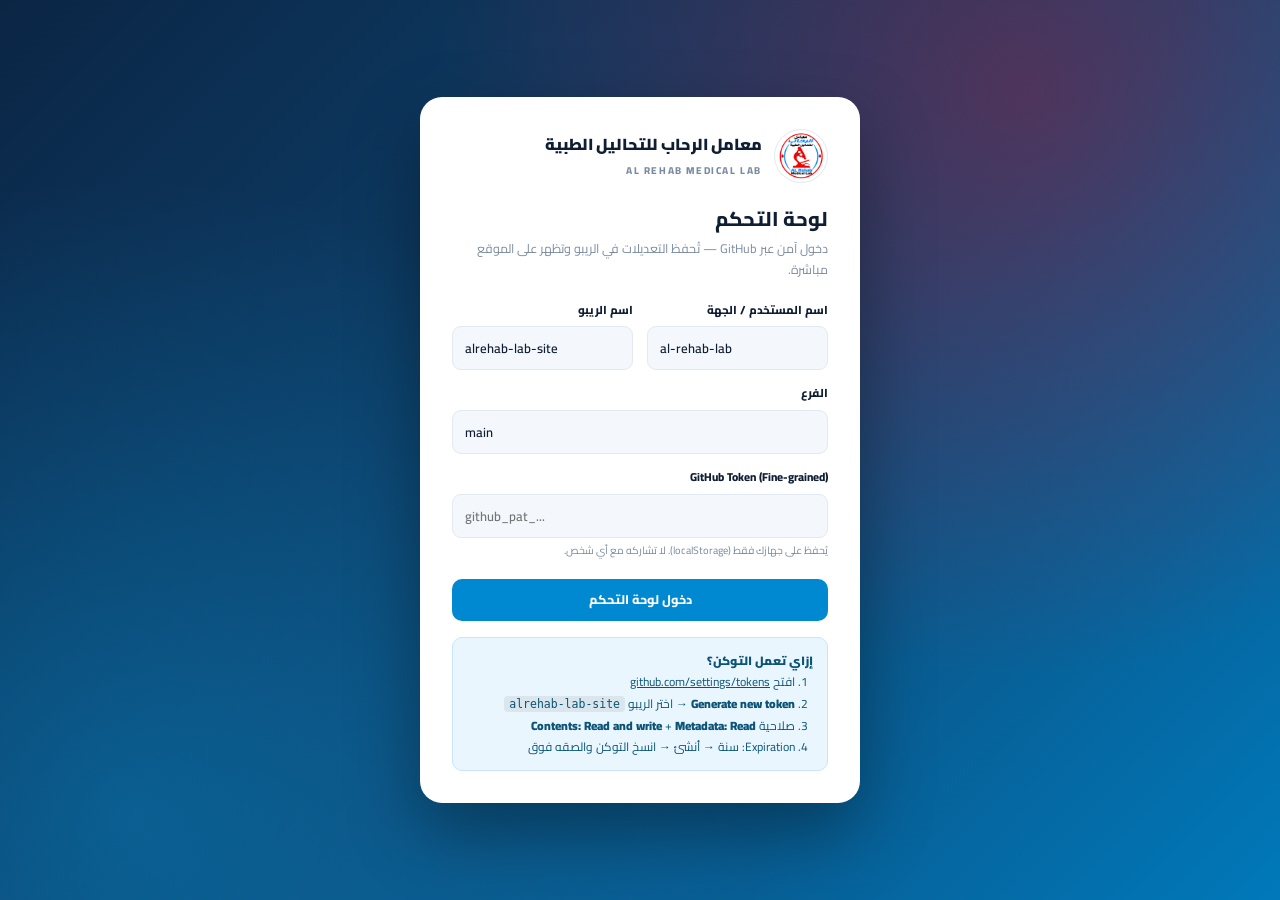
<file: admin.html>
<!DOCTYPE html>
<html lang="ar" dir="rtl" data-theme="light">
<head>
<meta charset="UTF-8">
<meta name="viewport" content="width=device-width, initial-scale=1">
<title>لوحة التحكم | معامل الرحاب للتحاليل الطبية</title>
<meta name="robots" content="noindex, nofollow">
<link rel="icon" type="image/png" sizes="96x96" href="assets/favicon-96.png">
<link rel="preconnect" href="https://fonts.googleapis.com">
<link rel="preconnect" href="https://fonts.gstatic.com" crossorigin>
<link href="https://fonts.googleapis.com/css2?family=Cairo:wght@400;600;700;800;900&display=swap" rel="stylesheet">
<link rel="stylesheet" href="admin/admin.css">
</head>
<body>

<!-- ============ LOGIN ============ -->
<div class="login-wrap" id="loginView">
  <div class="login-card">
    <div class="login-brand">
      <img src="assets/logo-256.png" alt="معامل الرحاب" width="54" height="54">
      <div>
        <b>معامل الرحاب للتحاليل الطبية</b>
        <span>AL REHAB MEDICAL LAB</span>
      </div>
    </div>
    <h1>لوحة التحكم</h1>
    <p class="sub">دخول آمن عبر GitHub — تُحفظ التعديلات في الريبو وتظهر على الموقع مباشرة.</p>

    <form id="loginForm">
      <div class="row2">
        <label class="f"><span class="lbl">اسم المستخدم / الجهة</span>
          <input class="in" id="ghOwner" dir="ltr" placeholder="al-rehab-lab" required></label>
        <label class="f"><span class="lbl">اسم الريبو</span>
          <input class="in" id="ghRepo" dir="ltr" placeholder="alrehab-lab-site" required></label>
      </div>
      <label class="f"><span class="lbl">الفرع</span>
        <input class="in" id="ghBranch" dir="ltr" value="main" required></label>
      <label class="f"><span class="lbl">GitHub Token (Fine-grained)</span>
        <input class="in" id="ghToken" type="password" dir="ltr" placeholder="github_pat_..." required>
        <small>يُحفظ على جهازك فقط (localStorage). لا تشاركه مع أي شخص.</small></label>

      <button class="btn-a btn-a--blue btn-a--block" id="loginBtn" type="submit" style="margin-top:6px">دخول لوحة التحكم</button>
    </form>

    <div class="hintbox" style="margin-top:16px">
      <b>إزاي تعمل التوكن؟</b>
      <ol>
        <li>افتح <a href="https://github.com/settings/tokens?type=beta" target="_blank" rel="noopener" style="text-decoration:underline">github.com/settings/tokens</a></li>
        <li><b>Generate new token</b> → اختر الريبو <code>alrehab-lab-site</code></li>
        <li>صلاحية <b>Contents: Read and write</b> + <b>Metadata: Read</b></li>
        <li>Expiration: سنة → أنشئ → انسخ التوكن والصقه فوق</li>
      </ol>
    </div>
  </div>
</div>

<!-- ============ APP ============ -->
<div class="shell" id="appView" hidden>
  <aside class="side">
    <div class="side__brand">
      <img src="assets/logo-256.png" alt="" width="40" height="40">
      <div><b>لوحة تحكم المعمل</b><span>AL REHAB ADMIN</span></div>
    </div>
    <nav id="sideNav" style="display:grid;gap:4px"></nav>
    <div class="side__foot">
      <a href="index.html" target="_blank" rel="noopener">
        <svg viewBox="0 0 24 24" width="15" height="15" fill="none" stroke="currentColor" stroke-width="2" stroke-linecap="round"><path d="M14 3h7v7M21 3l-9 9M19 14v5a2 2 0 0 1-2 2H5a2 2 0 0 1-2-2V7a2 2 0 0 1 2-2h5"/></svg>
        عرض الموقع
      </a>
      <button type="button" id="themeToggleA">
        <svg viewBox="0 0 24 24" width="15" height="15" fill="none" stroke="currentColor" stroke-width="2" stroke-linecap="round"><path d="M21 12.8A8.5 8.5 0 1 1 11.2 3a6.6 6.6 0 0 0 9.8 9.8Z"/></svg>
        الوضع الليلي
      </button>
    </div>
  </aside>

  <div class="main">
    <div class="topbar-a">
      <div>
        <h2 id="panelTitle">نظرة عامة</h2>
        <div class="sub" id="panelSub">ملخص المحتوى وحالة الموقع</div>
      </div>
      <div class="topbar-a__actions">
        <button class="btn-a btn-a--ghost btn-a--sm" id="saveState" type="button"><span class="dot"></span> كل التعديلات محفوظة</button>
        <button class="btn-a btn-a--blue" id="saveAll" type="button" disabled>
          <svg viewBox="0 0 24 24" fill="none" stroke="currentColor" stroke-width="2" stroke-linecap="round"><path d="M5 3h11l4 4v14H5z"/><path d="M8 3v6h8V3M8 21v-6h8v6"/></svg>
          حفظ ونشر التعديلات
        </button>
      </div>
    </div>

    <div class="content">

      <!-- ===== Dashboard ===== -->
      <section class="panel" data-panel="dashboard">
        <div class="stats" id="dashStats"></div>
        <div class="card-a">
          <div class="card-a__head"><h3>حالة الموقع</h3></div>
          <div id="dashInfo"></div>
        </div>
        <div class="card-a">
          <div class="card-a__head"><h3>ابدأ من هنا</h3><p>أي تعديل تحفظه يظهر على الموقع خلال دقيقة تقريباً</p></div>
          <div class="hintbox">
            <ul>
              <li><b>بيانات المعمل</b> — الهاتف، الإيميل، المواعيد، الفروع، روابط السوشيال.</li>
              <li><b>نصوص الموقع</b> — كل عنوان وجملة في الصفحات (عربي + إنجليزي).</li>
              <li><b>دليل التحاليل</b> — إضافة تحليل، تغيير السعر، تعديل شروط الصيام.</li>
              <li><b>معرض التوعية</b> و<b>التعاقدات</b> — تغيير الصور واللوجوهات من مكتبة الصور.</li>
              <li><b>نسخ احتياطي</b> — نزّل نسخة من المحتوى قبل أي تغيير كبير.</li>
            </ul>
          </div>
        </div>
      </section>

      <!-- ===== General ===== -->
      <section class="panel" data-panel="general">
        <div class="card-a">
          <div class="card-a__head"><h3>بيانات المعمل</h3><p>تظهر في الهيدر والفوتر وصفحة التواصل</p></div>
          <div id="generalForm"></div>
        </div>
      </section>

      <!-- ===== Texts ===== -->
      <section class="panel" data-panel="texts">
        <div class="card-a">
          <div class="card-a__head">
            <h3>كل نصوص الموقع</h3>
            <input class="in" id="textSearch" placeholder="ابحث في النصوص…" style="max-width:280px">
          </div>
          <div class="hintbox" style="margin-bottom:14px">النصوص مقسّمة بالمجموعات. عدّل العربي أو الإنجليزي، وبعدها اضغط <b>حفظ ونشر</b>.</div>
          <div id="textsBody"></div>
        </div>
      </section>

      <!-- ===== Stats ===== -->
      <section class="panel" data-panel="stats">
        <div class="card-a">
          <div class="card-a__head"><h3>الأرقام الظاهرة في البانر</h3></div>
          <div class="list" id="statsBody"></div>
        </div>
      </section>

      <!-- ===== Tests ===== -->
      <section class="panel" data-panel="tests">
        <div class="card-a">
          <div class="card-a__head">
            <h3>دليل التحاليل</h3>
            <button class="btn-a btn-a--blue btn-a--sm" type="button" data-add="tests">+ إضافة تحليل</button>
          </div>
          <div class="list" id="testsBody"></div>
        </div>
      </section>

      <!-- ===== Tips ===== -->
      <section class="panel" data-panel="tips">
        <div class="card-a">
          <div class="card-a__head">
            <h3>النصائح الطبية</h3>
            <button class="btn-a btn-a--blue btn-a--sm" type="button" data-add="tips">+ إضافة نصيحة</button>
          </div>
          <div class="list" id="tipsBody"></div>
        </div>
      </section>

      <!-- ===== Designs ===== -->
      <section class="panel" data-panel="designs">
        <div class="card-a">
          <div class="card-a__head">
            <h3>معرض تصاميم التوعية</h3>
            <button class="btn-a btn-a--blue btn-a--sm" type="button" data-add="designs">+ إضافة تصميم</button>
          </div>
          <div class="list" id="designsBody"></div>
        </div>
      </section>

      <!-- ===== Contracts ===== -->
      <section class="panel" data-panel="contracts">
        <div class="card-a">
          <div class="card-a__head">
            <h3>الجهات المتعاقدة</h3>
            <button class="btn-a btn-a--blue btn-a--sm" type="button" data-add="contracts">+ إضافة جهة</button>
          </div>
          <div class="hintbox" style="margin-bottom:14px">تقدر ترفع <b>لوجو الجهة</b> من مكتبة الصور، ولو مفيش لوجو هيظهر الإيموجي البديل.</div>
          <div class="list" id="contractsBody"></div>
        </div>
      </section>

      <!-- ===== FAQ ===== -->
      <section class="panel" data-panel="faq">
        <div class="card-a">
          <div class="card-a__head">
            <h3>الأسئلة الشائعة</h3>
            <button class="btn-a btn-a--blue btn-a--sm" type="button" data-add="faq">+ إضافة سؤال</button>
          </div>
          <div class="list" id="faqBody"></div>
        </div>
      </section>

      <!-- ===== Media ===== -->
      <section class="panel" data-panel="media">
        <div class="card-a">
          <div class="card-a__head">
            <h3>مكتبة الصور</h3>
            <button class="btn-a btn-a--blue" type="button" id="openMedia">فتح المكتبة / رفع صورة</button>
          </div>
          <div class="hintbox">الصور المرفوعة تُضغط تلقائياً (حد أقصى 1600px) وتُحفظ في <code>assets/uploads/</code> داخل الريبو.</div>
        </div>
      </section>

      <!-- ===== Backup ===== -->
      <section class="panel" data-panel="backup">
        <div class="card-a">
          <div class="card-a__head"><h3>نسخ احتياطي واستعادة</h3></div>
          <div class="list">
            <div class="li" style="grid-template-columns:1fr auto">
              <div class="li__body"><b>تصدير المحتوى</b><span>نزّل ملف JSON فيه كل محتوى الموقع الحالي</span></div>
              <button class="btn-a btn-a--ghost btn-a--sm" type="button" id="exportBtn">تنزيل JSON</button>
            </div>
            <div class="li" style="grid-template-columns:1fr auto">
              <div class="li__body"><b>استيراد محتوى</b><span>ارفع ملف JSON سبق تصديره لاستعادة الحالة</span></div>
              <div>
                <input type="file" accept="application/json" id="importInput" hidden>
                <label class="btn-a btn-a--ghost btn-a--sm" for="importInput" style="cursor:pointer">اختيار ملف</label>
              </div>
            </div>
            <div class="li" style="grid-template-columns:1fr auto">
              <div class="li__body"><b>تثبيت ملف المحتوى في الريبو</b><span>لو content.json مش موجود في الريبو اضغط هنا</span></div>
              <button class="btn-a btn-a--blue btn-a--sm" type="button" id="uploadContentBtn">رفع content.json</button>
            </div>
          </div>
        </div>
      </section>

      <!-- ===== Settings ===== -->
      <section class="panel" data-panel="settings">
        <div class="card-a">
          <div class="card-a__head"><h3>إعدادات الاتصال بـ GitHub</h3></div>
          <div id="settingsForm"></div>
        </div>
      </section>

    </div>

    <div class="savebar">
      <span class="savebar__state" id="saveStateBottom"><span class="dot"></span> كل التعديلات محفوظة</span>
      <button class="btn-a btn-a--blue" type="button" id="saveAllBottom" disabled>حفظ ونشر التعديلات</button>
    </div>
  </div>
</div>

<!-- ============ MODAL ============ -->
<div class="modal" id="editModal">
  <div class="modal__scrim" data-modal-close></div>
  <div class="modal__panel">
    <h3 id="modalTitle">تعديل</h3>
    <div id="modalBody"></div>
    <div class="modal__actions">
      <button class="btn-a btn-a--ghost" type="button" data-modal-close>إلغاء</button>
      <button class="btn-a btn-a--blue" type="button" id="modalSave">حفظ التغييرات</button>
    </div>
  </div>
</div>

<script src="js/data.js"></script>
<script src="js/i18n.js"></script>
<script src="js/content.js"></script>
<script src="admin/github.js"></script>
<script src="admin/media.js"></script>
<script src="admin/admin.js"></script>
</body>
</html>
</file>
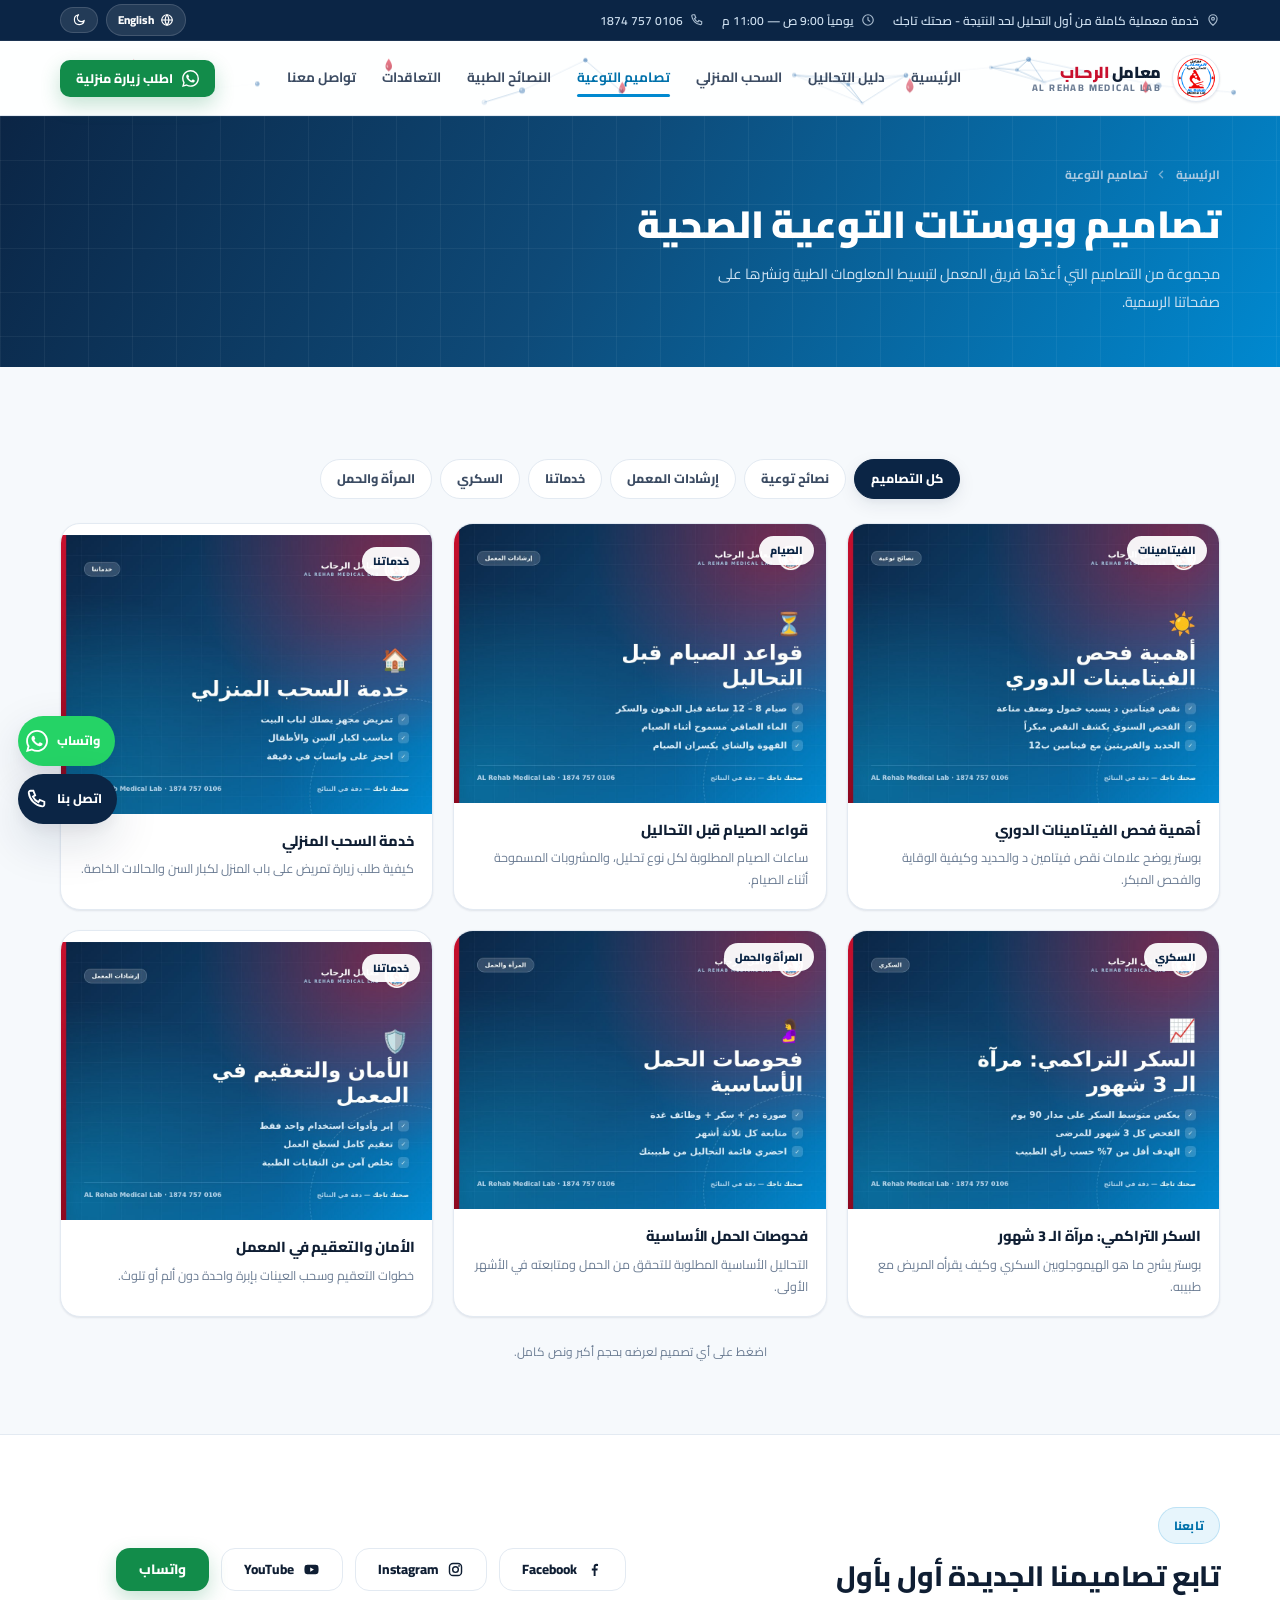
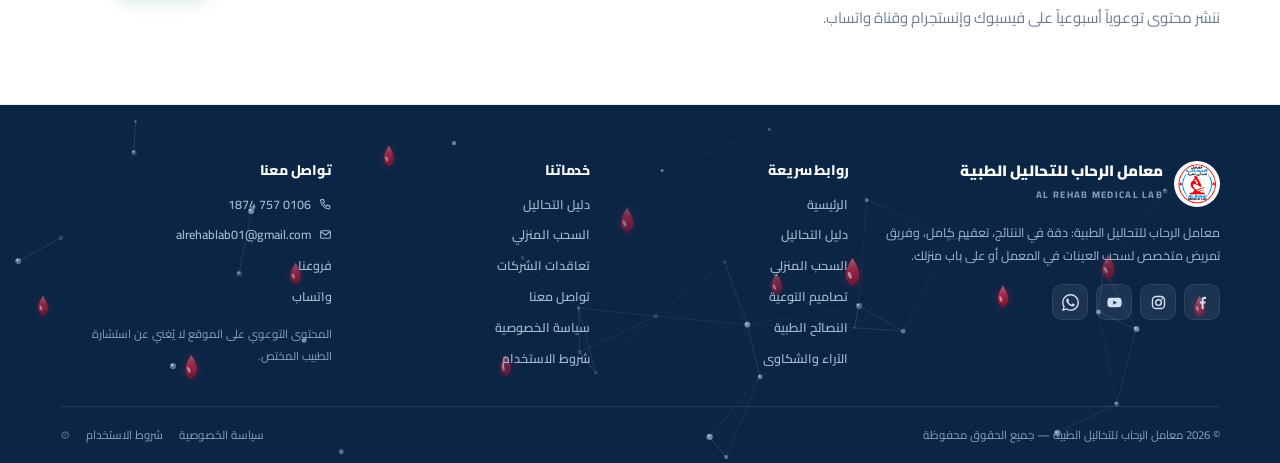
<file: awareness.html>
<!DOCTYPE html>
<html lang="ar" dir="rtl" data-theme="light">
<head>
<meta charset="UTF-8">
<meta name="viewport" content="width=device-width, initial-scale=1">
<title>تصاميم التوعية الصحية | معامل الرحاب</title>
<meta name="description" content="معرض بوسترات وتصاميم التوعية الصحية التي يعدها فريق معامل الرحاب لنشر المعلومات الطبية المبسطة.">
<meta name="theme-color" content="#0B2545">
<meta property="og:type" content="website">
<meta property="og:title" content="تصاميم التوعية الصحية | معامل الرحاب">
<meta property="og:description" content="معرض بوسترات وتصاميم التوعية الصحية التي يعدها فريق معامل الرحاب لنشر المعلومات الطبية المبسطة.">
<meta property="og:image" content="assets/logo-512.png">
<meta name="twitter:card" content="summary_large_image">
<link rel="icon" type="image/png" sizes="96x96" href="assets/favicon-96.png">
<link rel="apple-touch-icon" href="assets/logo-192.png">
<link rel="canonical" href="https://al-rehab-lab.github.io/alrehab-lab-site/awareness.html">
<link rel="preconnect" href="https://fonts.googleapis.com">
<link rel="preconnect" href="https://fonts.gstatic.com" crossorigin>
<link href="https://fonts.googleapis.com/css2?family=Cairo:wght@400;500;600;700;800;900&display=swap" rel="stylesheet">
<link rel="stylesheet" href="css/style.css">

</head>
<body data-page="gallery">
<a class="skip-link" href="#main" data-i18n="common.skip">تخطَّ إلى المحتوى</a>
<!-- ============ TOP BAR ============ -->
<div class="topbar">
  <div class="container topbar__in">
    <div class="topbar__list">
      <span class="topbar__item">
        <svg viewBox="0 0 24 24" fill="none" stroke="currentColor" stroke-width="2" stroke-linecap="round"><path d="M12 21s7-5.6 7-11a7 7 0 1 0-14 0c0 5.4 7 11 7 11Z"/><circle cx="12" cy="10" r="2.4"/></svg>
        <span data-i18n="top.tagline">دقة متناهية في التشخيص.. وعناية فائقة بصحتك</span>
      </span>
      <span class="topbar__item hide-sm">
        <svg viewBox="0 0 24 24" fill="none" stroke="currentColor" stroke-width="2" stroke-linecap="round"><circle cx="12" cy="12" r="9"/><path d="M12 7.5V12l3 2"/></svg>
        <span data-i18n="common.hours">يومياً 8:00 ص — 11:00 م</span>
      </span>
      <a class="topbar__item hide-sm" data-tel href="tel:+201067571874">
        <svg viewBox="0 0 24 24" fill="none" stroke="currentColor" stroke-width="2" stroke-linecap="round"><path d="M5 3h3l2 5-2.5 1.5a12 12 0 0 0 6 6L15 13l5 2v3a2 2 0 0 1-2.2 2A17 17 0 0 1 3 5.2 2 2 0 0 1 5 3Z"/></svg>
        <span data-phone-label>0106 757 1874</span>
      </a>
    </div>
    <div class="topbar__actions">
      <button type="button" class="chip-btn" data-lang-toggle data-i18n-title="common.langLabel" aria-label="Switch language">
        <svg viewBox="0 0 24 24" fill="none" stroke="currentColor" stroke-width="2" stroke-linecap="round"><circle cx="12" cy="12" r="9"/><path d="M3 12h18M12 3a15 15 0 0 1 0 18M12 3a15 15 0 0 0 0 18"/></svg>
        <span data-lang-label>English</span>
      </button>
      <button type="button" class="chip-btn" data-theme-toggle data-i18n-title="common.themeLabel" aria-label="Dark mode">
        <span data-theme-icon aria-hidden="true"></span>
      </button>
    </div>
  </div>
</div>

<!-- ============ HEADER ============ -->
<header class="site-header">
  <div class="container header__in">
    <a class="brand" href="index.html" aria-label="AL Rehab Medical Lab">
      <span class="brand__logo"><img src="assets/logo-256.png" width="48" height="48" alt="شعار معامل الرحاب"></span>
      <span class="brand__text">
        <span class="brand__ar"><span data-i18n="brand.prefix">معامل</span> <em data-i18n="brand.name">الرحـاب</em></span>
        <span class="brand__en" data-i18n="brand.en">AL REHAB MEDICAL LAB</span>
      </span>
    </a>

    <nav class="nav" aria-label="Main">
      <a class="nav__link" data-nav="home" href="index.html" data-i18n="nav.home">الرئيسية</a>
      <a class="nav__link" data-nav="tests" href="tests.html" data-i18n="nav.tests">دليل التحاليل</a>
      <a class="nav__link" data-nav="visits" href="home-visits.html" data-i18n="nav.visits">السحب المنزلي</a>
      <a class="nav__link" data-nav="gallery" href="awareness.html" data-i18n="nav.gallery">تصاميم التوعية</a>
      <a class="nav__link" data-nav="tips" href="tips.html" data-i18n="nav.tips">النصائح الطبية</a>
      <a class="nav__link" data-nav="contracts" href="contracts.html" data-i18n="nav.contracts">التعاقدات</a>
      <a class="nav__link" data-nav="contact" href="contact.html" data-i18n="nav.contact">تواصل معنا</a>
    </nav>

    <div class="header__cta">
      <a class="btn btn--wa btn--sm" data-wa href="https://wa.me/201067571874" target="_blank" rel="noopener">
        <svg viewBox="0 0 24 24" fill="currentColor" aria-hidden="true"><path d="M17.472 14.382c-.297-.149-1.758-.867-2.03-.967-.273-.099-.471-.148-.67.15-.197.297-.767.966-.94 1.164-.173.199-.347.223-.644.075-.297-.15-1.255-.463-2.39-1.475-.883-.788-1.48-1.761-1.653-2.059-.173-.297-.018-.458.13-.606.134-.133.298-.347.446-.52.149-.174.198-.298.298-.497.099-.198.05-.371-.05-.52-.099-.149-.669-1.612-.916-2.207-.242-.579-.487-.5-.669-.51-.173-.008-.371-.01-.57-.01-.198 0-.52.074-.792.372-.272.297-1.04 1.016-1.04 2.479 0 1.462 1.065 2.875 1.213 3.074.149.198 2.096 3.2 5.077 4.487.709.306 1.262.489 1.694.625.712.227 1.36.195 1.871.118.571-.085 1.758-.719 2.006-1.413.248-.694.248-1.289.173-1.413-.074-.124-.272-.198-.57-.347m-5.421 7.403h-.004a9.87 9.87 0 0 1-5.031-1.378l-.361-.214-3.741.982.998-3.648-.235-.374a9.86 9.86 0 0 1-1.51-5.26c.001-5.45 4.436-9.884 9.888-9.884 2.64 0 5.122 1.03 6.988 2.898a9.825 9.825 0 0 1 2.893 6.994c-.003 5.45-4.437 9.884-9.885 9.884m8.413-18.297A11.815 11.815 0 0 0 12.05 0C5.495 0 .16 5.335.157 11.892c0 2.096.547 4.142 1.588 5.945L.057 24l6.305-1.654a11.882 11.882 0 0 0 5.683 1.448h.005c6.554 0 11.89-5.335 11.893-11.893a11.821 11.821 0 0 0-3.48-8.413Z"/></svg>
        <span class="btn--wa-label" data-i18n="common.bookVisit">اطلب زيارة منزلية</span>
      </a>
      <button type="button" class="icon-btn nav-toggle" id="navToggle" aria-label="القائمة" data-i18n-title="common.menu">
        <svg viewBox="0 0 24 24" fill="none" stroke="currentColor" stroke-width="2.2" stroke-linecap="round"><path d="M4 7h16M4 12h16M4 17h16"/></svg>
      </button>
    </div>
  </div>
</header>

<!-- ============ MOBILE DRAWER ============ -->
<div class="drawer" id="drawer" aria-hidden="true">
  <div class="drawer__scrim" data-drawer-close></div>
  <div class="drawer__panel" role="dialog" aria-modal="true" aria-label="القائمة">
    <div class="drawer__head">
      <a class="brand" href="index.html">
        <span class="brand__logo"><img src="assets/logo-256.png" width="40" height="40" alt=""></span>
        <span class="brand__text">
          <span class="brand__ar"><span data-i18n="brand.prefix">معامل</span> <em data-i18n="brand.name">الرحـاب</em></span>
          <span class="brand__en" data-i18n="brand.en">AL REHAB MEDICAL LAB</span>
        </span>
      </a>
      <button type="button" class="icon-btn" data-drawer-close aria-label="إغلاق">
        <svg viewBox="0 0 24 24" fill="none" stroke="currentColor" stroke-width="2.2" stroke-linecap="round"><path d="M6 6l12 12M18 6 6 18"/></svg>
      </button>
    </div>
    <a class="drawer__link" data-nav="home" href="index.html" data-i18n="nav.home">الرئيسية</a>
    <a class="drawer__link" data-nav="tests" href="tests.html" data-i18n="nav.tests">دليل التحاليل</a>
    <a class="drawer__link" data-nav="visits" href="home-visits.html" data-i18n="nav.visits">السحب المنزلي</a>
    <a class="drawer__link" data-nav="gallery" href="awareness.html" data-i18n="nav.gallery">تصاميم التوعية</a>
    <a class="drawer__link" data-nav="tips" href="tips.html" data-i18n="nav.tips">النصائح الطبية</a>
    <a class="drawer__link" data-nav="contracts" href="contracts.html" data-i18n="nav.contracts">التعاقدات</a>
    <a class="drawer__link" data-nav="contact" href="contact.html" data-i18n="nav.contact">تواصل معنا</a>
    <a class="drawer__link" data-nav="feedback" href="feedback.html" data-i18n="nav.feedback">الآراء والشكاوى</a>
    <div class="drawer__foot">
      <a class="btn btn--wa btn--block" data-wa href="https://wa.me/201067571874" target="_blank" rel="noopener">
        <svg viewBox="0 0 24 24" fill="currentColor" aria-hidden="true"><path d="M17.472 14.382c-.297-.149-1.758-.867-2.03-.967-.273-.099-.471-.148-.67.15-.197.297-.767.966-.94 1.164-.173.199-.347.223-.644.075-.297-.15-1.255-.463-2.39-1.475-.883-.788-1.48-1.761-1.653-2.059-.173-.297-.018-.458.13-.606.134-.133.298-.347.446-.52.149-.174.198-.298.298-.497.099-.198.05-.371-.05-.52-.099-.149-.669-1.612-.916-2.207-.242-.579-.487-.5-.669-.51-.173-.008-.371-.01-.57-.01-.198 0-.52.074-.792.372-.272.297-1.04 1.016-1.04 2.479 0 1.462 1.065 2.875 1.213 3.074.149.198 2.096 3.2 5.077 4.487.709.306 1.262.489 1.694.625.712.227 1.36.195 1.871.118.571-.085 1.758-.719 2.006-1.413.248-.694.248-1.289.173-1.413-.074-.124-.272-.198-.57-.347m-5.421 7.403h-.004a9.87 9.87 0 0 1-5.031-1.378l-.361-.214-3.741.982.998-3.648-.235-.374a9.86 9.86 0 0 1-1.51-5.26c.001-5.45 4.436-9.884 9.888-9.884 2.64 0 5.122 1.03 6.988 2.898a9.825 9.825 0 0 1 2.893 6.994c-.003 5.45-4.437 9.884-9.885 9.884m8.413-18.297A11.815 11.815 0 0 0 12.05 0C5.495 0 .16 5.335.157 11.892c0 2.096.547 4.142 1.588 5.945L.057 24l6.305-1.654a11.882 11.882 0 0 0 5.683 1.448h.005c6.554 0 11.89-5.335 11.893-11.893a11.821 11.821 0 0 0-3.48-8.413Z"/></svg>
        <span data-i18n="common.bookVisit">اطلب زيارة منزلية</span>
      </a>
      <a class="btn btn--ghost btn--block" data-tel href="tel:+201067571874">
        <svg viewBox="0 0 24 24" fill="none" stroke="currentColor" stroke-width="2" stroke-linecap="round"><path d="M5 3h3l2 5-2.5 1.5a12 12 0 0 0 6 6L15 13l5 2v3a2 2 0 0 1-2.2 2A17 17 0 0 1 3 5.2 2 2 0 0 1 5 3Z"/></svg>
        <span data-phone-label>0106 757 1874</span>
      </a>
    </div>
  </div>
</div>

<main id="main">
<section class="page-head">
  <div class="container page-head__in">
    <nav class="crumbs" aria-label="Breadcrumb">
      <a href="index.html" data-i18n="common.home">الرئيسية</a>
      <svg viewBox="0 0 24 24" fill="none" stroke="currentColor" stroke-width="2.4" stroke-linecap="round"><path d="M14 6l-6 6 6 6"/></svg>
      <span data-i18n="nav.gallery">تصاميم التوعية</span>
    </nav>
    <h1 data-i18n="gallery.title" style="margin-top:14px">تصاميم وبوستات التوعية الصحية</h1>
    <p data-i18n="gallery.desc">مجموعة من التصاميم التي أعدّها فريق المعمل لتبسيط المعلومات الطبية ونشرها على صفحاتنا الرسمية.</p>
  </div>
</section>

<section class="section">
  <div class="container">
    <div class="filters mb-24" data-gallery-cats data-reveal></div>
    <div class="gallery-grid" data-gallery-grid></div>
    <p class="text-xs text-muted center mt-24" data-i18n="gallery.hint">اضغط على أي تصميم لعرضه بحجم أكبر ونص كامل.</p>
  </div>
</section>

<section class="section section--alt">
  <div class="container">
    <div class="grid grid-2" style="gap:28px;align-items:center">
      <div data-reveal>
        <span class="eyebrow" data-i18n="footer.social">تابعنا</span>
        <h2 style="font-size:clamp(20px,2.8vw,28px);margin-block:14px 10px" data-i18n="gallery.ctaTitle">تابع تصاميمنا الجديدة أول بأول</h2>
        <p class="text-muted" data-i18n="gallery.ctaDesc">ننشر محتوى توعوياً أسبوعياً على فيسبوك وإنستجرام وقناة واتساب.</p>
      </div>
      <div class="flex gap-12 wrap" data-reveal>
        <a class="btn btn--ghost" href="https://www.facebook.com/1alrehablab/" target="_blank" rel="noopener">
          <svg viewBox="0 0 24 24" fill="currentColor"><path d="M13.5 21v-7.5h2.6l.4-3h-3V8.6c0-.9.2-1.5 1.5-1.5H17V4.4A20 20 0 0 0 14.7 4c-2.3 0-3.9 1.4-3.9 4v2.5H8.2v3h2.6V21h2.7Z"/></svg>
          Facebook
        </a>
        <a class="btn btn--ghost" href="https://www.instagram.com/al_rehab_lab" target="_blank" rel="noopener">
          <svg viewBox="0 0 24 24" fill="none" stroke="currentColor" stroke-width="2"><rect x="3.5" y="3.5" width="17" height="17" rx="5"/><circle cx="12" cy="12" r="4"/><circle cx="17" cy="7" r="1.2" fill="currentColor" stroke="none"/></svg>
          Instagram
        </a>
        <a class="btn btn--ghost" href="https://www.youtube.com/@1alrehablab" target="_blank" rel="noopener">
          <svg viewBox="0 0 24 24" fill="currentColor"><path d="M21.6 7.6a2.6 2.6 0 0 0-1.8-1.8C18.2 5.4 12 5.4 12 5.4s-6.2 0-7.8.4a2.6 2.6 0 0 0-1.8 1.8A27 27 0 0 0 2 12a27 27 0 0 0 .4 4.4 2.6 2.6 0 0 0 1.8 1.8c1.6.4 7.8.4 7.8.4s6.2 0 7.8-.4a2.6 2.6 0 0 0 1.8-1.8A27 27 0 0 0 22 12a27 27 0 0 0-.4-4.4ZM10.2 15V9l5.2 3-5.2 3Z"/></svg>
          YouTube
        </a>
        <a class="btn btn--wa" data-wa href="https://wa.me/201067571874" target="_blank" rel="noopener">
          <span data-i18n="common.whatsapp">واتساب</span>
        </a>
      </div>
    </div>
  </div>
</section>

<!-- Lightbox -->
<div class="lightbox" id="lightbox" role="dialog" aria-modal="true" aria-label="معاينة التصميم">
  <div class="lightbox__scrim" data-lb-close></div>
  <div class="lightbox__panel">
    <button class="lightbox__close" type="button" data-lb-close aria-label="إغلاق">
      <svg viewBox="0 0 24 24" fill="none" stroke="currentColor" stroke-width="2.2" stroke-linecap="round"><path d="M6 6l12 12M18 6 6 18"/></svg>
    </button>
    <img data-lb-img src="assets/posters/fasting.jpg" alt="">
    <div class="lightbox__body">
      <span class="badge-soft" data-lb-tag>—</span>
      <h3 style="font-size:18px;margin-block:10px 8px" data-lb-title>—</h3>
      <p class="text-muted" style="font-size:13.5px" data-lb-desc>—</p>
      <div class="flex gap-8 wrap mt-24">
        <a class="btn btn--wa btn--sm" data-lb-wa href="https://wa.me/201067571874" target="_blank" rel="noopener">
          <svg viewBox="0 0 24 24" fill="currentColor"><path d="M17.472 14.382c-.297-.149-1.758-.867-2.03-.967-.273-.099-.471-.148-.67.15-.197.297-.767.966-.94 1.164-.173.199-.347.223-.644.075-.297-.15-1.255-.463-2.39-1.475-.883-.788-1.48-1.761-1.653-2.059-.173-.297-.018-.458.13-.606.134-.133.298-.347.446-.52.149-.174.198-.298.298-.497.099-.198.05-.371-.05-.52-.099-.149-.669-1.612-.916-2.207-.242-.579-.487-.5-.669-.51-.173-.008-.371-.01-.57-.01-.198 0-.52.074-.792.372-.272.297-1.04 1.016-1.04 2.479 0 1.462 1.065 2.875 1.213 3.074.149.198 2.096 3.2 5.077 4.487.709.306 1.262.489 1.694.625.712.227 1.36.195 1.871.118.571-.085 1.758-.719 2.006-1.413.248-.694.248-1.289.173-1.413-.074-.124-.272-.198-.57-.347m-5.421 7.403h-.004a9.87 9.87 0 0 1-5.031-1.378l-.361-.214-3.741.982.998-3.648-.235-.374a9.86 9.86 0 0 1-1.51-5.26c.001-5.45 4.436-9.884 9.888-9.884 2.64 0 5.122 1.03 6.988 2.898a9.825 9.825 0 0 1 2.893 6.994c-.003 5.45-4.437 9.884-9.885 9.884m8.413-18.297A11.815 11.815 0 0 0 12.05 0C5.495 0 .16 5.335.157 11.892c0 2.096.547 4.142 1.588 5.945L.057 24l6.305-1.654a11.882 11.882 0 0 0 5.683 1.448h.005c6.554 0 11.89-5.335 11.893-11.893a11.821 11.821 0 0 0-3.48-8.413Z"/></svg>
          <span data-i18n="gallery.share">شارك التصميم</span>
        </a>
        <button class="btn btn--ghost btn--sm" type="button" data-lb-copy data-i18n="gallery.copy">نسخ النص</button>
      </div>
    </div>
  </div>
</div>

</main>
<!-- ============ FOOTER ============ -->
<footer class="site-footer footer">
  <div class="container">
    <div class="footer__grid">
      <div>
        <div class="footer__brand">
          <img src="assets/logo-256.png" width="46" height="46" alt="شعار معامل الرحاب">
          <div>
            <b data-i18n="brand.full">معامل الرحاب للتحاليل الطبية</b>
            <span data-i18n="brand.en">AL REHAB MEDICAL LAB</span>
          </div>
        </div>
        <p data-i18n="footer.desc">معامل الرحاب للتحاليل الطبية: دقة في النتائج، تعقيم كامل، وفريق تمريض متخصص لسحب العينات في المعمل أو على باب منزلك.</p>
        <div class="socials">
          <a href="https://www.facebook.com/1alrehablab/" target="_blank" rel="noopener" aria-label="Facebook">
            <svg viewBox="0 0 24 24" fill="currentColor"><path d="M13.5 21v-7.5h2.6l.4-3h-3V8.6c0-.9.2-1.5 1.5-1.5H17V4.4A20 20 0 0 0 14.7 4c-2.3 0-3.9 1.4-3.9 4v2.5H8.2v3h2.6V21h2.7Z"/></svg>
          </a>
          <a href="https://www.instagram.com/al_rehab_lab" target="_blank" rel="noopener" aria-label="Instagram">
            <svg viewBox="0 0 24 24" fill="none" stroke="currentColor" stroke-width="2"><rect x="3.5" y="3.5" width="17" height="17" rx="5"/><circle cx="12" cy="12" r="4"/><circle cx="17" cy="7" r="1.2" fill="currentColor" stroke="none"/></svg>
          </a>
          <a href="https://www.youtube.com/@1alrehablab" target="_blank" rel="noopener" aria-label="YouTube">
            <svg viewBox="0 0 24 24" fill="currentColor"><path d="M21.6 7.6a2.6 2.6 0 0 0-1.8-1.8C18.2 5.4 12 5.4 12 5.4s-6.2 0-7.8.4a2.6 2.6 0 0 0-1.8 1.8A27 27 0 0 0 2 12a27 27 0 0 0 .4 4.4 2.6 2.6 0 0 0 1.8 1.8c1.6.4 7.8.4 7.8.4s6.2 0 7.8-.4a2.6 2.6 0 0 0 1.8-1.8A27 27 0 0 0 22 12a27 27 0 0 0-.4-4.4ZM10.2 15V9l5.2 3-5.2 3Z"/></svg>
          </a>
          <a data-wa href="https://wa.me/201067571874" target="_blank" rel="noopener" aria-label="WhatsApp">
            <svg viewBox="0 0 24 24" fill="currentColor"><path d="M17.472 14.382c-.297-.149-1.758-.867-2.03-.967-.273-.099-.471-.148-.67.15-.197.297-.767.966-.94 1.164-.173.199-.347.223-.644.075-.297-.15-1.255-.463-2.39-1.475-.883-.788-1.48-1.761-1.653-2.059-.173-.297-.018-.458.13-.606.134-.133.298-.347.446-.52.149-.174.198-.298.298-.497.099-.198.05-.371-.05-.52-.099-.149-.669-1.612-.916-2.207-.242-.579-.487-.5-.669-.51-.173-.008-.371-.01-.57-.01-.198 0-.52.074-.792.372-.272.297-1.04 1.016-1.04 2.479 0 1.462 1.065 2.875 1.213 3.074.149.198 2.096 3.2 5.077 4.487.709.306 1.262.489 1.694.625.712.227 1.36.195 1.871.118.571-.085 1.758-.719 2.006-1.413.248-.694.248-1.289.173-1.413-.074-.124-.272-.198-.57-.347m-5.421 7.403h-.004a9.87 9.87 0 0 1-5.031-1.378l-.361-.214-3.741.982.998-3.648-.235-.374a9.86 9.86 0 0 1-1.51-5.26c.001-5.45 4.436-9.884 9.888-9.884 2.64 0 5.122 1.03 6.988 2.898a9.825 9.825 0 0 1 2.893 6.994c-.003 5.45-4.437 9.884-9.885 9.884m8.413-18.297A11.815 11.815 0 0 0 12.05 0C5.495 0 .16 5.335.157 11.892c0 2.096.547 4.142 1.588 5.945L.057 24l6.305-1.654a11.882 11.882 0 0 0 5.683 1.448h.005c6.554 0 11.89-5.335 11.893-11.893a11.821 11.821 0 0 0-3.48-8.413Z"/></svg>
          </a>
        </div>
      </div>

      <div>
        <h4 data-i18n="footer.quick">روابط سريعة</h4>
        <div class="footer__links">
          <a href="index.html" data-i18n="nav.home">الرئيسية</a>
          <a href="tests.html" data-i18n="nav.tests">دليل التحاليل</a>
          <a href="home-visits.html" data-i18n="nav.visits">السحب المنزلي</a>
          <a href="awareness.html" data-i18n="nav.gallery">تصاميم التوعية</a>
          <a href="tips.html" data-i18n="nav.tips">النصائح الطبية</a>
          <a href="feedback.html" data-i18n="nav.feedback">الآراء والشكاوى</a>
        </div>
      </div>

      <div>
        <h4 data-i18n="footer.services">خدماتنا</h4>
        <div class="footer__links">
          <a href="tests.html" data-i18n="footer.testsDir">دليل التحاليل</a>
          <a href="home-visits.html" data-i18n="footer.visitSvc">السحب المنزلي</a>
          <a href="contracts.html" data-i18n="footer.corp">تعاقدات الشركات</a>
          <a href="contact.html" data-i18n="nav.contact">تواصل معنا</a>
          <a href="privacy.html" data-i18n="footer.privacy">سياسة الخصوصية</a>
          <a href="terms.html" data-i18n="footer.terms">شروط الاستخدام</a>
        </div>
      </div>

      <div>
        <h4 data-i18n="footer.contact">تواصل معنا</h4>
        <div class="footer__links">
          <a data-tel href="tel:+201067571874">
            <svg viewBox="0 0 24 24" width="13" height="13" fill="none" stroke="currentColor" stroke-width="2" style="display:inline;vertical-align:-2px;margin-inline-end:5px"><path d="M5 3h3l2 5-2.5 1.5a12 12 0 0 0 6 6L15 13l5 2v3a2 2 0 0 1-2.2 2A17 17 0 0 1 3 5.2 2 2 0 0 1 5 3Z"/></svg>
            <span data-phone-label>0106 757 1874</span>
          </a>
          <a data-mail href="mailto:info@alrehablab.com">
            <svg viewBox="0 0 24 24" width="13" height="13" fill="none" stroke="currentColor" stroke-width="2" style="display:inline;vertical-align:-2px;margin-inline-end:5px"><rect x="3" y="5" width="18" height="14" rx="2.5"/><path d="m3.5 7 8.5 6 8.5-6"/></svg>
            <span data-email-label>info@alrehablab.com</span>
          </a>
          <a href="contact.html#branches" data-i18n="contact.branchesTitle">فروعنا</a>
          <a data-wa href="https://wa.me/201067571874" target="_blank" rel="noopener" data-i18n="common.whatsapp">واتساب</a>
        </div>
        <p class="text-xs mt-16" data-i18n="footer.disclaimer" style="font-size:11.5px;opacity:.85">المحتوى التوعوي على الموقع لا يُغني عن استشارة الطبيب المختص.</p>
      </div>
    </div>

    <div class="footer__bottom">
      <span>© <span data-year>2026</span> <span data-i18n="brand.full">معامل الرحاب للتحاليل الطبية</span> — <span data-i18n="footer.rights">جميع الحقوق محفوظة</span></span>
      <span class="flex gap-16 wrap">
        <a href="privacy.html" data-i18n="footer.privacy">سياسة الخصوصية</a>
        <a href="terms.html" data-i18n="footer.terms">شروط الاستخدام</a>
        <a href="admin.html" aria-label="لوحة التحكم" title="لوحة التحكم" rel="nofollow" style="opacity:.55">⚙︎</a>
      </span>
    </div>
  </div>
</footer>

<!-- floating actions -->
<div class="float-bar">
  <a class="fab fab--wa" data-wa href="https://wa.me/201067571874" target="_blank" rel="noopener" aria-label="WhatsApp">
    <svg viewBox="0 0 24 24" fill="currentColor" aria-hidden="true"><path d="M17.472 14.382c-.297-.149-1.758-.867-2.03-.967-.273-.099-.471-.148-.67.15-.197.297-.767.966-.94 1.164-.173.199-.347.223-.644.075-.297-.15-1.255-.463-2.39-1.475-.883-.788-1.48-1.761-1.653-2.059-.173-.297-.018-.458.13-.606.134-.133.298-.347.446-.52.149-.174.198-.298.298-.497.099-.198.05-.371-.05-.52-.099-.149-.669-1.612-.916-2.207-.242-.579-.487-.5-.669-.51-.173-.008-.371-.01-.57-.01-.198 0-.52.074-.792.372-.272.297-1.04 1.016-1.04 2.479 0 1.462 1.065 2.875 1.213 3.074.149.198 2.096 3.2 5.077 4.487.709.306 1.262.489 1.694.625.712.227 1.36.195 1.871.118.571-.085 1.758-.719 2.006-1.413.248-.694.248-1.289.173-1.413-.074-.124-.272-.198-.57-.347m-5.421 7.403h-.004a9.87 9.87 0 0 1-5.031-1.378l-.361-.214-3.741.982.998-3.648-.235-.374a9.86 9.86 0 0 1-1.51-5.26c.001-5.45 4.436-9.884 9.888-9.884 2.64 0 5.122 1.03 6.988 2.898a9.825 9.825 0 0 1 2.893 6.994c-.003 5.45-4.437 9.884-9.885 9.884m8.413-18.297A11.815 11.815 0 0 0 12.05 0C5.495 0 .16 5.335.157 11.892c0 2.096.547 4.142 1.588 5.945L.057 24l6.305-1.654a11.882 11.882 0 0 0 5.683 1.448h.005c6.554 0 11.89-5.335 11.893-11.893a11.821 11.821 0 0 0-3.48-8.413Z"/></svg>
    <span data-i18n="common.whatsapp">واتساب</span>
  </a>
  <a class="fab fab--call" data-tel href="tel:+201067571874" aria-label="اتصل بنا">
    <svg viewBox="0 0 24 24" fill="none" stroke="currentColor" stroke-width="2" stroke-linecap="round" aria-hidden="true"><path d="M5 3h3l2 5-2.5 1.5a12 12 0 0 0 6 6L15 13l5 2v3a2 2 0 0 1-2.2 2A17 17 0 0 1 3 5.2 2 2 0 0 1 5 3Z"/></svg>
    <span data-i18n="common.callNow">اتصل بنا</span>
  </a>
  <button type="button" class="fab fab--top" aria-label="أعلى الصفحة" data-i18n-title="common.top">
    <svg viewBox="0 0 24 24" fill="none" stroke="currentColor" stroke-width="2.2" stroke-linecap="round" aria-hidden="true"><path d="M12 19V5M6 11l6-6 6 6"/></svg>
  </button>
</div>

<script src="js/data.js"></script>
<script src="js/i18n.js"></script>
<script src="js/content.js"></script>
<script src="js/app.js"></script>

</body>
</html>
</file>
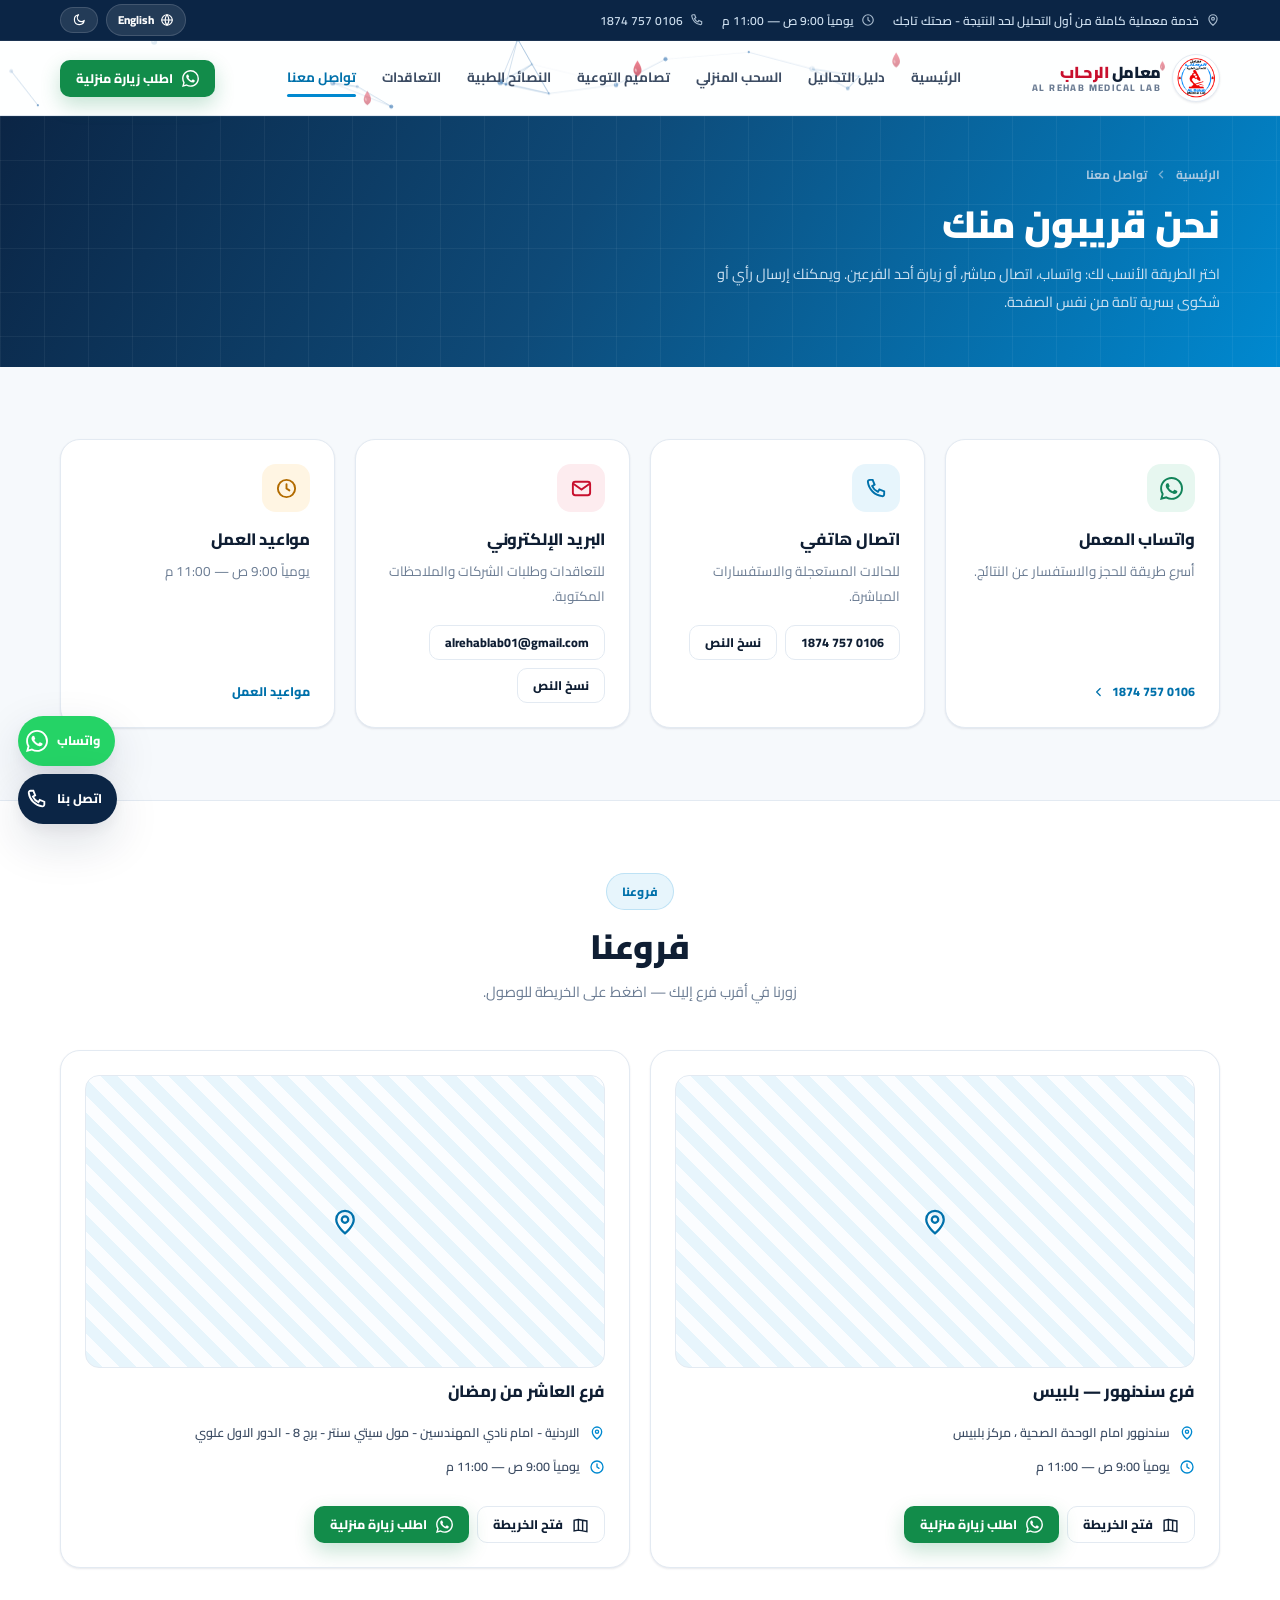
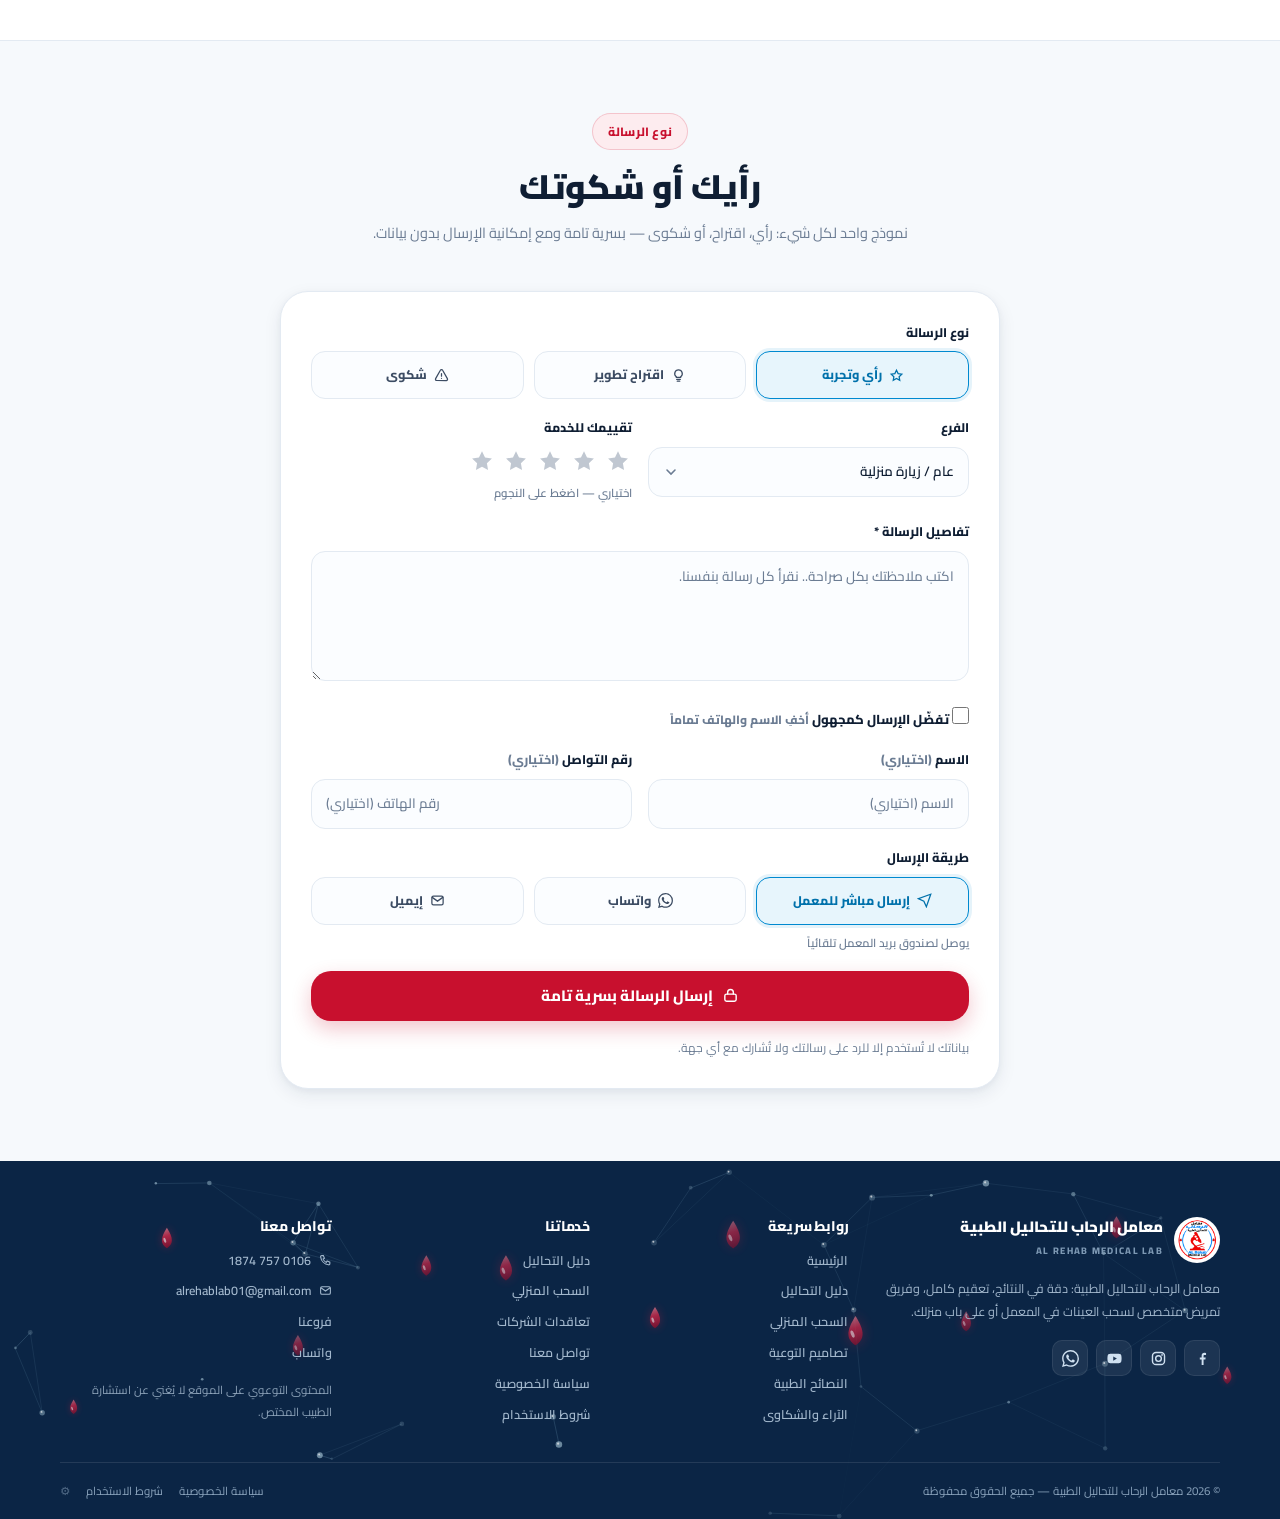
<file: contact.html>
<!DOCTYPE html>
<html lang="ar" dir="rtl" data-theme="light">
<head>
<meta charset="UTF-8">
<meta name="viewport" content="width=device-width, initial-scale=1">
<title>تواصل معنا والفروع | معامل الرحاب</title>
<meta name="description" content="أرقام التواصل، واتساب، البريد الإلكتروني وفروع معامل الرحاب في سندنهور بلبيس والعاشر من رمضان.">
<meta name="theme-color" content="#0B2545">
<meta property="og:type" content="website">
<meta property="og:title" content="تواصل معنا والفروع | معامل الرحاب">
<meta property="og:description" content="أرقام التواصل، واتساب، البريد الإلكتروني وفروع معامل الرحاب في سندنهور بلبيس والعاشر من رمضان.">
<meta property="og:image" content="assets/logo-512.png">
<meta name="twitter:card" content="summary_large_image">
<link rel="icon" type="image/png" sizes="96x96" href="assets/favicon-96.png">
<link rel="apple-touch-icon" href="assets/logo-192.png">
<link rel="canonical" href="https://al-rehab-lab.github.io/alrehab-lab-site/contact.html">
<link rel="preconnect" href="https://fonts.googleapis.com">
<link rel="preconnect" href="https://fonts.gstatic.com" crossorigin>
<link href="https://fonts.googleapis.com/css2?family=Cairo:wght@400;500;600;700;800;900&display=swap" rel="stylesheet">
<link rel="stylesheet" href="css/style.css">

</head>
<body data-page="contact">
<a class="skip-link" href="#main" data-i18n="common.skip">تخطَّ إلى المحتوى</a>
<!-- ============ TOP BAR ============ -->
<div class="topbar">
  <div class="container topbar__in">
    <div class="topbar__list">
      <span class="topbar__item">
        <svg viewBox="0 0 24 24" fill="none" stroke="currentColor" stroke-width="2" stroke-linecap="round"><path d="M12 21s7-5.6 7-11a7 7 0 1 0-14 0c0 5.4 7 11 7 11Z"/><circle cx="12" cy="10" r="2.4"/></svg>
        <span data-i18n="top.tagline">دقة متناهية في التشخيص.. وعناية فائقة بصحتك</span>
      </span>
      <span class="topbar__item hide-sm">
        <svg viewBox="0 0 24 24" fill="none" stroke="currentColor" stroke-width="2" stroke-linecap="round"><circle cx="12" cy="12" r="9"/><path d="M12 7.5V12l3 2"/></svg>
        <span data-i18n="common.hours">يومياً 8:00 ص — 11:00 م</span>
      </span>
      <a class="topbar__item hide-sm" data-tel href="tel:+201067571874">
        <svg viewBox="0 0 24 24" fill="none" stroke="currentColor" stroke-width="2" stroke-linecap="round"><path d="M5 3h3l2 5-2.5 1.5a12 12 0 0 0 6 6L15 13l5 2v3a2 2 0 0 1-2.2 2A17 17 0 0 1 3 5.2 2 2 0 0 1 5 3Z"/></svg>
        <span data-phone-label>0106 757 1874</span>
      </a>
    </div>
    <div class="topbar__actions">
      <button type="button" class="chip-btn" data-lang-toggle data-i18n-title="common.langLabel" aria-label="Switch language">
        <svg viewBox="0 0 24 24" fill="none" stroke="currentColor" stroke-width="2" stroke-linecap="round"><circle cx="12" cy="12" r="9"/><path d="M3 12h18M12 3a15 15 0 0 1 0 18M12 3a15 15 0 0 0 0 18"/></svg>
        <span data-lang-label>English</span>
      </button>
      <button type="button" class="chip-btn" data-theme-toggle data-i18n-title="common.themeLabel" aria-label="Dark mode">
        <span data-theme-icon aria-hidden="true"></span>
      </button>
    </div>
  </div>
</div>

<!-- ============ HEADER ============ -->
<header class="site-header">
  <div class="container header__in">
    <a class="brand" href="index.html" aria-label="AL Rehab Medical Lab">
      <span class="brand__logo"><img src="assets/logo-256.png" width="48" height="48" alt="شعار معامل الرحاب"></span>
      <span class="brand__text">
        <span class="brand__ar"><span data-i18n="brand.prefix">معامل</span> <em data-i18n="brand.name">الرحـاب</em></span>
        <span class="brand__en" data-i18n="brand.en">AL REHAB MEDICAL LAB</span>
      </span>
    </a>

    <nav class="nav" aria-label="Main">
      <a class="nav__link" data-nav="home" href="index.html" data-i18n="nav.home">الرئيسية</a>
      <a class="nav__link" data-nav="tests" href="tests.html" data-i18n="nav.tests">دليل التحاليل</a>
      <a class="nav__link" data-nav="visits" href="home-visits.html" data-i18n="nav.visits">السحب المنزلي</a>
      <a class="nav__link" data-nav="gallery" href="awareness.html" data-i18n="nav.gallery">تصاميم التوعية</a>
      <a class="nav__link" data-nav="tips" href="tips.html" data-i18n="nav.tips">النصائح الطبية</a>
      <a class="nav__link" data-nav="contracts" href="contracts.html" data-i18n="nav.contracts">التعاقدات</a>
      <a class="nav__link" data-nav="contact" href="contact.html" data-i18n="nav.contact">تواصل معنا</a>
    </nav>

    <div class="header__cta">
      <a class="btn btn--wa btn--sm" data-wa href="https://wa.me/201067571874" target="_blank" rel="noopener">
        <svg viewBox="0 0 24 24" fill="currentColor" aria-hidden="true"><path d="M17.472 14.382c-.297-.149-1.758-.867-2.03-.967-.273-.099-.471-.148-.67.15-.197.297-.767.966-.94 1.164-.173.199-.347.223-.644.075-.297-.15-1.255-.463-2.39-1.475-.883-.788-1.48-1.761-1.653-2.059-.173-.297-.018-.458.13-.606.134-.133.298-.347.446-.52.149-.174.198-.298.298-.497.099-.198.05-.371-.05-.52-.099-.149-.669-1.612-.916-2.207-.242-.579-.487-.5-.669-.51-.173-.008-.371-.01-.57-.01-.198 0-.52.074-.792.372-.272.297-1.04 1.016-1.04 2.479 0 1.462 1.065 2.875 1.213 3.074.149.198 2.096 3.2 5.077 4.487.709.306 1.262.489 1.694.625.712.227 1.36.195 1.871.118.571-.085 1.758-.719 2.006-1.413.248-.694.248-1.289.173-1.413-.074-.124-.272-.198-.57-.347m-5.421 7.403h-.004a9.87 9.87 0 0 1-5.031-1.378l-.361-.214-3.741.982.998-3.648-.235-.374a9.86 9.86 0 0 1-1.51-5.26c.001-5.45 4.436-9.884 9.888-9.884 2.64 0 5.122 1.03 6.988 2.898a9.825 9.825 0 0 1 2.893 6.994c-.003 5.45-4.437 9.884-9.885 9.884m8.413-18.297A11.815 11.815 0 0 0 12.05 0C5.495 0 .16 5.335.157 11.892c0 2.096.547 4.142 1.588 5.945L.057 24l6.305-1.654a11.882 11.882 0 0 0 5.683 1.448h.005c6.554 0 11.89-5.335 11.893-11.893a11.821 11.821 0 0 0-3.48-8.413Z"/></svg>
        <span class="btn--wa-label" data-i18n="common.bookVisit">اطلب زيارة منزلية</span>
      </a>
      <button type="button" class="icon-btn nav-toggle" id="navToggle" aria-label="القائمة" data-i18n-title="common.menu">
        <svg viewBox="0 0 24 24" fill="none" stroke="currentColor" stroke-width="2.2" stroke-linecap="round"><path d="M4 7h16M4 12h16M4 17h16"/></svg>
      </button>
    </div>
  </div>
</header>

<!-- ============ MOBILE DRAWER ============ -->
<div class="drawer" id="drawer" aria-hidden="true">
  <div class="drawer__scrim" data-drawer-close></div>
  <div class="drawer__panel" role="dialog" aria-modal="true" aria-label="القائمة">
    <div class="drawer__head">
      <a class="brand" href="index.html">
        <span class="brand__logo"><img src="assets/logo-256.png" width="40" height="40" alt=""></span>
        <span class="brand__text">
          <span class="brand__ar"><span data-i18n="brand.prefix">معامل</span> <em data-i18n="brand.name">الرحـاب</em></span>
          <span class="brand__en" data-i18n="brand.en">AL REHAB MEDICAL LAB</span>
        </span>
      </a>
      <button type="button" class="icon-btn" data-drawer-close aria-label="إغلاق">
        <svg viewBox="0 0 24 24" fill="none" stroke="currentColor" stroke-width="2.2" stroke-linecap="round"><path d="M6 6l12 12M18 6 6 18"/></svg>
      </button>
    </div>
    <a class="drawer__link" data-nav="home" href="index.html" data-i18n="nav.home">الرئيسية</a>
    <a class="drawer__link" data-nav="tests" href="tests.html" data-i18n="nav.tests">دليل التحاليل</a>
    <a class="drawer__link" data-nav="visits" href="home-visits.html" data-i18n="nav.visits">السحب المنزلي</a>
    <a class="drawer__link" data-nav="gallery" href="awareness.html" data-i18n="nav.gallery">تصاميم التوعية</a>
    <a class="drawer__link" data-nav="tips" href="tips.html" data-i18n="nav.tips">النصائح الطبية</a>
    <a class="drawer__link" data-nav="contracts" href="contracts.html" data-i18n="nav.contracts">التعاقدات</a>
    <a class="drawer__link" data-nav="contact" href="contact.html" data-i18n="nav.contact">تواصل معنا</a>
    <a class="drawer__link" data-nav="feedback" href="feedback.html" data-i18n="nav.feedback">الآراء والشكاوى</a>
    <div class="drawer__foot">
      <a class="btn btn--wa btn--block" data-wa href="https://wa.me/201067571874" target="_blank" rel="noopener">
        <svg viewBox="0 0 24 24" fill="currentColor" aria-hidden="true"><path d="M17.472 14.382c-.297-.149-1.758-.867-2.03-.967-.273-.099-.471-.148-.67.15-.197.297-.767.966-.94 1.164-.173.199-.347.223-.644.075-.297-.15-1.255-.463-2.39-1.475-.883-.788-1.48-1.761-1.653-2.059-.173-.297-.018-.458.13-.606.134-.133.298-.347.446-.52.149-.174.198-.298.298-.497.099-.198.05-.371-.05-.52-.099-.149-.669-1.612-.916-2.207-.242-.579-.487-.5-.669-.51-.173-.008-.371-.01-.57-.01-.198 0-.52.074-.792.372-.272.297-1.04 1.016-1.04 2.479 0 1.462 1.065 2.875 1.213 3.074.149.198 2.096 3.2 5.077 4.487.709.306 1.262.489 1.694.625.712.227 1.36.195 1.871.118.571-.085 1.758-.719 2.006-1.413.248-.694.248-1.289.173-1.413-.074-.124-.272-.198-.57-.347m-5.421 7.403h-.004a9.87 9.87 0 0 1-5.031-1.378l-.361-.214-3.741.982.998-3.648-.235-.374a9.86 9.86 0 0 1-1.51-5.26c.001-5.45 4.436-9.884 9.888-9.884 2.64 0 5.122 1.03 6.988 2.898a9.825 9.825 0 0 1 2.893 6.994c-.003 5.45-4.437 9.884-9.885 9.884m8.413-18.297A11.815 11.815 0 0 0 12.05 0C5.495 0 .16 5.335.157 11.892c0 2.096.547 4.142 1.588 5.945L.057 24l6.305-1.654a11.882 11.882 0 0 0 5.683 1.448h.005c6.554 0 11.89-5.335 11.893-11.893a11.821 11.821 0 0 0-3.48-8.413Z"/></svg>
        <span data-i18n="common.bookVisit">اطلب زيارة منزلية</span>
      </a>
      <a class="btn btn--ghost btn--block" data-tel href="tel:+201067571874">
        <svg viewBox="0 0 24 24" fill="none" stroke="currentColor" stroke-width="2" stroke-linecap="round"><path d="M5 3h3l2 5-2.5 1.5a12 12 0 0 0 6 6L15 13l5 2v3a2 2 0 0 1-2.2 2A17 17 0 0 1 3 5.2 2 2 0 0 1 5 3Z"/></svg>
        <span data-phone-label>0106 757 1874</span>
      </a>
    </div>
  </div>
</div>

<main id="main">
<section class="page-head">
  <div class="container page-head__in">
    <nav class="crumbs" aria-label="Breadcrumb">
      <a href="index.html" data-i18n="common.home">الرئيسية</a>
      <svg viewBox="0 0 24 24" fill="none" stroke="currentColor" stroke-width="2.4" stroke-linecap="round"><path d="M14 6l-6 6 6 6"/></svg>
      <span data-i18n="nav.contact">تواصل معنا</span>
    </nav>
    <h1 data-i18n="contact.title" style="margin-top:14px">نحن قريبون منك</h1>
    <p data-i18n="contact.desc">اختر الطريقة الأنسب لك: واتساب، اتصال مباشر، أو زيارة أحد الفرعين. ويمكنك إرسال رأي أو شكوى بسرية تامة من نفس الصفحة.</p>
  </div>
</section>

<section class="section">
  <div class="container">
    <div class="grid grid-4">
      <a class="card card--hover" data-wa href="https://wa.me/201067571874" target="_blank" rel="noopener" data-reveal style="display:flex;flex-direction:column">
        <div class="card__icon card__icon--ok" style="background:#E7F7F0">
          <svg viewBox="0 0 24 24" fill="currentColor"><path d="M17.472 14.382c-.297-.149-1.758-.867-2.03-.967-.273-.099-.471-.148-.67.15-.197.297-.767.966-.94 1.164-.173.199-.347.223-.644.075-.297-.15-1.255-.463-2.39-1.475-.883-.788-1.48-1.761-1.653-2.059-.173-.297-.018-.458.13-.606.134-.133.298-.347.446-.52.149-.174.198-.298.298-.497.099-.198.05-.371-.05-.52-.099-.149-.669-1.612-.916-2.207-.242-.579-.487-.5-.669-.51-.173-.008-.371-.01-.57-.01-.198 0-.52.074-.792.372-.272.297-1.04 1.016-1.04 2.479 0 1.462 1.065 2.875 1.213 3.074.149.198 2.096 3.2 5.077 4.487.709.306 1.262.489 1.694.625.712.227 1.36.195 1.871.118.571-.085 1.758-.719 2.006-1.413.248-.694.248-1.289.173-1.413-.074-.124-.272-.198-.57-.347m-5.421 7.403h-.004a9.87 9.87 0 0 1-5.031-1.378l-.361-.214-3.741.982.998-3.648-.235-.374a9.86 9.86 0 0 1-1.51-5.26c.001-5.45 4.436-9.884 9.888-9.884 2.64 0 5.122 1.03 6.988 2.898a9.825 9.825 0 0 1 2.893 6.994c-.003 5.45-4.437 9.884-9.885 9.884m8.413-18.297A11.815 11.815 0 0 0 12.05 0C5.495 0 .16 5.335.157 11.892c0 2.096.547 4.142 1.588 5.945L.057 24l6.305-1.654a11.882 11.882 0 0 0 5.683 1.448h.005c6.554 0 11.89-5.335 11.893-11.893a11.821 11.821 0 0 0-3.48-8.413Z"/></svg>
        </div>
        <h3 data-i18n="contact.chWa">واتساب المعمل</h3>
        <p data-i18n="contact.chWaD">أسرع طريقة للحجز والاستفسار عن النتائج.</p>
        <div class="tile__link"><span data-phone-label>0106 757 1874</span>
          <svg viewBox="0 0 24 24" fill="none" stroke="currentColor" stroke-width="2.2" stroke-linecap="round"><path d="M14 6l-6 6 6 6"/></svg></div>
      </a>

      <div class="card card--hover" data-reveal style="display:flex;flex-direction:column">
        <div class="card__icon">
          <svg viewBox="0 0 24 24" fill="none" stroke="currentColor" stroke-width="2" stroke-linecap="round"><path d="M5 3h3l2 5-2.5 1.5a12 12 0 0 0 6 6L15 13l5 2v3a2 2 0 0 1-2.2 2A17 17 0 0 1 3 5.2 2 2 0 0 1 5 3Z"/></svg>
        </div>
        <h3 data-i18n="contact.chCall">اتصال هاتفي</h3>
        <p data-i18n="contact.chCallD">للحالات المستعجلة والاستفسارات المباشرة.</p>
        <div class="flex gap-8 wrap mt-16">
          <a class="btn btn--ghost btn--sm" data-tel href="tel:+201067571874"><span data-phone-label>0106 757 1874</span></a>
          <button class="btn btn--ghost btn--sm" type="button" data-copy="phone" data-i18n="gallery.copy">نسخ</button>
        </div>
      </div>

      <div class="card card--hover" data-reveal style="display:flex;flex-direction:column">
        <div class="card__icon card__icon--red">
          <svg viewBox="0 0 24 24" fill="none" stroke="currentColor" stroke-width="2" stroke-linecap="round"><rect x="3" y="5" width="18" height="14" rx="2.5"/><path d="m3.5 7 8.5 6 8.5-6"/></svg>
        </div>
        <h3 data-i18n="contact.chMail">البريد الإلكتروني</h3>
        <p data-i18n="contact.chMailD">للتعاقدات وطلبات الشركات والملاحظات المكتوبة.</p>
        <div class="flex gap-8 wrap mt-16">
          <a class="btn btn--ghost btn--sm" data-mail href="mailto:info@alrehablab.com" dir="ltr"><span data-email-label>info@alrehablab.com</span></a>
          <button class="btn btn--ghost btn--sm" type="button" data-copy="email" data-i18n="gallery.copy">نسخ</button>
        </div>
      </div>

      <div class="card card--hover" data-reveal style="display:flex;flex-direction:column">
        <div class="card__icon card__icon--warn">
          <svg viewBox="0 0 24 24" fill="none" stroke="currentColor" stroke-width="2" stroke-linecap="round"><circle cx="12" cy="12" r="9"/><path d="M12 7.5V12l3 2"/></svg>
        </div>
        <h3 data-i18n="contact.chHours">مواعيد العمل</h3>
        <p data-i18n="common.hours">يومياً 8:00 ص — 11:00 م</p>
        <div class="tile__link"><span data-i18n="common.hoursLabel">مواعيد العمل</span></div>
      </div>
    </div>
  </div>
</section>

<section class="section section--alt" id="branches">
  <div class="container">
    <div class="section-head" data-reveal>
      <span class="eyebrow" data-i18n="contact.branchesTitle">فروعنا</span>
      <h2 data-i18n="contact.branchesTitle">فروعنا</h2>
      <p data-i18n="contact.branchesDesc">زورنا في أقرب فرع إليك — اضغط على الخريطة للوصول.</p>
    </div>
    <div class="grid grid-2" data-branches></div>
  </div>
</section>

<section class="section" id="feedback">
  <div class="container" style="max-width:760px">
    <div class="section-head" data-reveal>
      <span class="eyebrow eyebrow--red" data-i18n="fb.typeLabel">نوع الرسالة</span>
      <h2 data-i18n="contact.fbTitle">رأيك أو شكوتك</h2>
      <p data-i18n="contact.fbDesc">نموذج واحد لكل شيء: رأي، اقتراح، أو شكوى — بسرية تامة ومع إمكانية الإرسال بدون بيانات.</p>
    </div>
    <form class="form-card" id="feedbackForm" novalidate data-reveal>
  <div class="field">
    <span class="field-label" data-i18n="fb.typeLabel">نوع الرسالة</span>
    <div class="segmented">
      <label>
        <input type="radio" name="type" value="opinion" checked>
        <span class="seg">
          <svg viewBox="0 0 24 24" fill="none" stroke="currentColor" stroke-width="2" stroke-linecap="round"><path d="m12 3.6 2.6 5.3 5.9.9-4.3 4.1 1 5.8-5.2-2.8-5.2 2.8 1-5.8L3.5 9.8l5.9-.9L12 3.6Z"/></svg>
          <span data-i18n="fb.typeOpinion">رأي وتجربة</span>
        </span>
      </label>
      <label>
        <input type="radio" name="type" value="suggestion">
        <span class="seg">
          <svg viewBox="0 0 24 24" fill="none" stroke="currentColor" stroke-width="2" stroke-linecap="round"><path d="M9 18h6M10 21h4M12 3a6 6 0 0 0-3.5 10.9V15h7v-1.1A6 6 0 0 0 12 3Z"/></svg>
          <span data-i18n="fb.typeSuggestion">اقتراح تطوير</span>
        </span>
      </label>
      <label>
        <input type="radio" name="type" value="complaint">
        <span class="seg">
          <svg viewBox="0 0 24 24" fill="none" stroke="currentColor" stroke-width="2" stroke-linecap="round"><path d="M12 9v4M12 16.5h.01"/><path d="M10.2 3.6 2.6 17a2 2 0 0 0 1.7 3h15.4a2 2 0 0 0 1.7-3L13.8 3.6a2 2 0 0 0-3.6 0Z"/></svg>
          <span data-i18n="fb.typeComplaint">شكوى</span>
        </span>
      </label>
    </div>
  </div>

  <div class="form-row">
    <label class="field">
      <span class="field-label" data-i18n="fb.branchLabel">الفرع</span>
      <select class="select" name="branch">
        <option data-i18n="fb.branchGeneral">عام / زيارة منزلية</option>
        <option>فرع سندنهور — بلبيس</option>
        <option>فرع العاشر من رمضان</option>
      </select>
    </label>

    <div class="field" data-rating>
      <span class="field-label" data-i18n="fb.ratingLabel">تقييمك للخدمة</span>
      <div class="rating" role="radiogroup" aria-label="التقييم">
        <input type="radio" name="rating" id="star5" value="5"><label for="star5" aria-label="5">
          <svg viewBox="0 0 24 24"><path d="m12 3.6 2.6 5.3 5.9.9-4.3 4.1 1 5.8-5.2-2.8-5.2 2.8 1-5.8L3.5 9.8l5.9-.9L12 3.6Z"/></svg></label>
        <input type="radio" name="rating" id="star4" value="4"><label for="star4" aria-label="4">
          <svg viewBox="0 0 24 24"><path d="m12 3.6 2.6 5.3 5.9.9-4.3 4.1 1 5.8-5.2-2.8-5.2 2.8 1-5.8L3.5 9.8l5.9-.9L12 3.6Z"/></svg></label>
        <input type="radio" name="rating" id="star3" value="3"><label for="star3" aria-label="3">
          <svg viewBox="0 0 24 24"><path d="m12 3.6 2.6 5.3 5.9.9-4.3 4.1 1 5.8-5.2-2.8-5.2 2.8 1-5.8L3.5 9.8l5.9-.9L12 3.6Z"/></svg></label>
        <input type="radio" name="rating" id="star2" value="2"><label for="star2" aria-label="2">
          <svg viewBox="0 0 24 24"><path d="m12 3.6 2.6 5.3 5.9.9-4.3 4.1 1 5.8-5.2-2.8-5.2 2.8 1-5.8L3.5 9.8l5.9-.9L12 3.6Z"/></svg></label>
        <input type="radio" name="rating" id="star1" value="1"><label for="star1" aria-label="1">
          <svg viewBox="0 0 24 24"><path d="m12 3.6 2.6 5.3 5.9.9-4.3 4.1 1 5.8-5.2-2.8-5.2 2.8 1-5.8L3.5 9.8l5.9-.9L12 3.6Z"/></svg></label>
      </div>
      <span class="hint" style="display:block;margin-top:8px" data-i18n="fb.ratingHint">اختياري — اضغط على النجوم</span>
    </div>
  </div>

  <label class="field">
    <span class="field-label"><span data-i18n="fb.textLabel">تفاصيل الرسالة</span> *</span>
    <textarea class="textarea" name="message" required data-i18n-ph="fb.textPlaceholder" placeholder="اكتب ملاحظتك بكل صراحة.. نقرأ كل رسالة بنفسنا."></textarea>
  </label>

  <div class="field">
    <label class="flex items-center gap-8" style="cursor:pointer">
      <input type="checkbox" data-anon style="width:17px;height:17px;accent-color:var(--blue)">
      <span class="text-sm"><b data-i18n="fb.anon">تفضّل الإرسال كمجهول</b> <span class="text-muted text-xs" data-i18n="fb.anonHint">— أخفِ الاسم والهاتف تماماً</span></span>
    </label>
  </div>

  <div data-contact-fields>
    <div class="form-row">
      <label class="field">
        <span class="field-label"><span data-i18n="fb.nameLabel">الاسم</span> <span class="text-muted">(<span data-i18n="common.optional">اختياري</span>)</span></span>
        <input class="input" type="text" name="name" autocomplete="name" data-i18n-ph="fb.namePlaceholder" placeholder="الاسم (اختياري)">
      </label>
      <label class="field">
        <span class="field-label"><span data-i18n="fb.phoneLabel">رقم التواصل</span> <span class="text-muted">(<span data-i18n="common.optional">اختياري</span>)</span></span>
        <input class="input" type="tel" name="phone" autocomplete="tel" inputmode="tel" dir="ltr" data-i18n-ph="fb.phonePlaceholder" placeholder="رقم الهاتف (اختياري)">
      </label>
    </div>
  </div>

  <div class="field">
    <span class="field-label" data-i18n="fb.channelLabel">طريقة الإرسال</span>
    <div class="segmented">
      <label data-channel-opt="direct">
        <input type="radio" name="channel" value="direct" checked>
        <span class="seg">
          <svg viewBox="0 0 24 24" fill="none" stroke="currentColor" stroke-width="2" stroke-linecap="round"><path d="m22 2-7 20-4-9-9-4 20-7Z"/></svg>
          <span data-i18n="fb.channelDirect">إرسال مباشر للمعمل</span>
        </span>
      </label>
      <label>
        <input type="radio" name="channel" value="whatsapp">
        <span class="seg">
          <svg viewBox="0 0 24 24" fill="currentColor"><path d="M17.472 14.382c-.297-.149-1.758-.867-2.03-.967-.273-.099-.471-.148-.67.15-.197.297-.767.966-.94 1.164-.173.199-.347.223-.644.075-.297-.15-1.255-.463-2.39-1.475-.883-.788-1.48-1.761-1.653-2.059-.173-.297-.018-.458.13-.606.134-.133.298-.347.446-.52.149-.174.198-.298.298-.497.099-.198.05-.371-.05-.52-.099-.149-.669-1.612-.916-2.207-.242-.579-.487-.5-.669-.51-.173-.008-.371-.01-.57-.01-.198 0-.52.074-.792.372-.272.297-1.04 1.016-1.04 2.479 0 1.462 1.065 2.875 1.213 3.074.149.198 2.096 3.2 5.077 4.487.709.306 1.262.489 1.694.625.712.227 1.36.195 1.871.118.571-.085 1.758-.719 2.006-1.413.248-.694.248-1.289.173-1.413-.074-.124-.272-.198-.57-.347m-5.421 7.403h-.004a9.87 9.87 0 0 1-5.031-1.378l-.361-.214-3.741.982.998-3.648-.235-.374a9.86 9.86 0 0 1-1.51-5.26c.001-5.45 4.436-9.884 9.888-9.884 2.64 0 5.122 1.03 6.988 2.898a9.825 9.825 0 0 1 2.893 6.994c-.003 5.45-4.437 9.884-9.885 9.884m8.413-18.297A11.815 11.815 0 0 0 12.05 0C5.495 0 .16 5.335.157 11.892c0 2.096.547 4.142 1.588 5.945L.057 24l6.305-1.654a11.882 11.882 0 0 0 5.683 1.448h.005c6.554 0 11.89-5.335 11.893-11.893a11.821 11.821 0 0 0-3.48-8.413Z"/></svg>
          <span data-i18n="fb.channelWa">واتساب</span>
        </span>
      </label>
      <label>
        <input type="radio" name="channel" value="email">
        <span class="seg">
          <svg viewBox="0 0 24 24" fill="none" stroke="currentColor" stroke-width="2" stroke-linecap="round"><rect x="3" y="5" width="18" height="14" rx="2.5"/><path d="m3.5 7 8.5 6 8.5-6"/></svg>
          <span data-i18n="fb.channelMail">إيميل</span>
        </span>
      </label>
    </div>
    <span class="hint" style="display:block;margin-top:8px" data-i18n="fb.channelDirectHint">يوصل لصندوق بريد المعمل تلقائياً</span>
  </div>

  <button class="btn btn--primary btn--block btn--lg" type="submit">
    <svg viewBox="0 0 24 24" fill="none" stroke="currentColor" stroke-width="2" stroke-linecap="round"><rect x="4" y="10" width="16" height="10" rx="2.5"/><path d="M8 10V7.5a4 4 0 0 1 8 0V10"/></svg>
    <span data-i18n="fb.submit">إرسال الرسالة بسرية تامة</span>
  </button>
  <div class="form-status" data-status role="status" aria-live="polite"></div>
  <p class="text-xs text-muted mt-16" data-i18n="contact.fbPrivacy">بياناتك لا تُستخدم إلا للرد على رسالتك ولا تُشارك مع أي جهة.</p>
</form>

    <div data-recent-feedback></div>
  </div>
</section>

</main>
<!-- ============ FOOTER ============ -->
<footer class="site-footer footer">
  <div class="container">
    <div class="footer__grid">
      <div>
        <div class="footer__brand">
          <img src="assets/logo-256.png" width="46" height="46" alt="شعار معامل الرحاب">
          <div>
            <b data-i18n="brand.full">معامل الرحاب للتحاليل الطبية</b>
            <span data-i18n="brand.en">AL REHAB MEDICAL LAB</span>
          </div>
        </div>
        <p data-i18n="footer.desc">معامل الرحاب للتحاليل الطبية: دقة في النتائج، تعقيم كامل، وفريق تمريض متخصص لسحب العينات في المعمل أو على باب منزلك.</p>
        <div class="socials">
          <a href="https://www.facebook.com/1alrehablab/" target="_blank" rel="noopener" aria-label="Facebook">
            <svg viewBox="0 0 24 24" fill="currentColor"><path d="M13.5 21v-7.5h2.6l.4-3h-3V8.6c0-.9.2-1.5 1.5-1.5H17V4.4A20 20 0 0 0 14.7 4c-2.3 0-3.9 1.4-3.9 4v2.5H8.2v3h2.6V21h2.7Z"/></svg>
          </a>
          <a href="https://www.instagram.com/al_rehab_lab" target="_blank" rel="noopener" aria-label="Instagram">
            <svg viewBox="0 0 24 24" fill="none" stroke="currentColor" stroke-width="2"><rect x="3.5" y="3.5" width="17" height="17" rx="5"/><circle cx="12" cy="12" r="4"/><circle cx="17" cy="7" r="1.2" fill="currentColor" stroke="none"/></svg>
          </a>
          <a href="https://www.youtube.com/@1alrehablab" target="_blank" rel="noopener" aria-label="YouTube">
            <svg viewBox="0 0 24 24" fill="currentColor"><path d="M21.6 7.6a2.6 2.6 0 0 0-1.8-1.8C18.2 5.4 12 5.4 12 5.4s-6.2 0-7.8.4a2.6 2.6 0 0 0-1.8 1.8A27 27 0 0 0 2 12a27 27 0 0 0 .4 4.4 2.6 2.6 0 0 0 1.8 1.8c1.6.4 7.8.4 7.8.4s6.2 0 7.8-.4a2.6 2.6 0 0 0 1.8-1.8A27 27 0 0 0 22 12a27 27 0 0 0-.4-4.4ZM10.2 15V9l5.2 3-5.2 3Z"/></svg>
          </a>
          <a data-wa href="https://wa.me/201067571874" target="_blank" rel="noopener" aria-label="WhatsApp">
            <svg viewBox="0 0 24 24" fill="currentColor"><path d="M17.472 14.382c-.297-.149-1.758-.867-2.03-.967-.273-.099-.471-.148-.67.15-.197.297-.767.966-.94 1.164-.173.199-.347.223-.644.075-.297-.15-1.255-.463-2.39-1.475-.883-.788-1.48-1.761-1.653-2.059-.173-.297-.018-.458.13-.606.134-.133.298-.347.446-.52.149-.174.198-.298.298-.497.099-.198.05-.371-.05-.52-.099-.149-.669-1.612-.916-2.207-.242-.579-.487-.5-.669-.51-.173-.008-.371-.01-.57-.01-.198 0-.52.074-.792.372-.272.297-1.04 1.016-1.04 2.479 0 1.462 1.065 2.875 1.213 3.074.149.198 2.096 3.2 5.077 4.487.709.306 1.262.489 1.694.625.712.227 1.36.195 1.871.118.571-.085 1.758-.719 2.006-1.413.248-.694.248-1.289.173-1.413-.074-.124-.272-.198-.57-.347m-5.421 7.403h-.004a9.87 9.87 0 0 1-5.031-1.378l-.361-.214-3.741.982.998-3.648-.235-.374a9.86 9.86 0 0 1-1.51-5.26c.001-5.45 4.436-9.884 9.888-9.884 2.64 0 5.122 1.03 6.988 2.898a9.825 9.825 0 0 1 2.893 6.994c-.003 5.45-4.437 9.884-9.885 9.884m8.413-18.297A11.815 11.815 0 0 0 12.05 0C5.495 0 .16 5.335.157 11.892c0 2.096.547 4.142 1.588 5.945L.057 24l6.305-1.654a11.882 11.882 0 0 0 5.683 1.448h.005c6.554 0 11.89-5.335 11.893-11.893a11.821 11.821 0 0 0-3.48-8.413Z"/></svg>
          </a>
        </div>
      </div>

      <div>
        <h4 data-i18n="footer.quick">روابط سريعة</h4>
        <div class="footer__links">
          <a href="index.html" data-i18n="nav.home">الرئيسية</a>
          <a href="tests.html" data-i18n="nav.tests">دليل التحاليل</a>
          <a href="home-visits.html" data-i18n="nav.visits">السحب المنزلي</a>
          <a href="awareness.html" data-i18n="nav.gallery">تصاميم التوعية</a>
          <a href="tips.html" data-i18n="nav.tips">النصائح الطبية</a>
          <a href="feedback.html" data-i18n="nav.feedback">الآراء والشكاوى</a>
        </div>
      </div>

      <div>
        <h4 data-i18n="footer.services">خدماتنا</h4>
        <div class="footer__links">
          <a href="tests.html" data-i18n="footer.testsDir">دليل التحاليل</a>
          <a href="home-visits.html" data-i18n="footer.visitSvc">السحب المنزلي</a>
          <a href="contracts.html" data-i18n="footer.corp">تعاقدات الشركات</a>
          <a href="contact.html" data-i18n="nav.contact">تواصل معنا</a>
          <a href="privacy.html" data-i18n="footer.privacy">سياسة الخصوصية</a>
          <a href="terms.html" data-i18n="footer.terms">شروط الاستخدام</a>
        </div>
      </div>

      <div>
        <h4 data-i18n="footer.contact">تواصل معنا</h4>
        <div class="footer__links">
          <a data-tel href="tel:+201067571874">
            <svg viewBox="0 0 24 24" width="13" height="13" fill="none" stroke="currentColor" stroke-width="2" style="display:inline;vertical-align:-2px;margin-inline-end:5px"><path d="M5 3h3l2 5-2.5 1.5a12 12 0 0 0 6 6L15 13l5 2v3a2 2 0 0 1-2.2 2A17 17 0 0 1 3 5.2 2 2 0 0 1 5 3Z"/></svg>
            <span data-phone-label>0106 757 1874</span>
          </a>
          <a data-mail href="mailto:info@alrehablab.com">
            <svg viewBox="0 0 24 24" width="13" height="13" fill="none" stroke="currentColor" stroke-width="2" style="display:inline;vertical-align:-2px;margin-inline-end:5px"><rect x="3" y="5" width="18" height="14" rx="2.5"/><path d="m3.5 7 8.5 6 8.5-6"/></svg>
            <span data-email-label>info@alrehablab.com</span>
          </a>
          <a href="contact.html#branches" data-i18n="contact.branchesTitle">فروعنا</a>
          <a data-wa href="https://wa.me/201067571874" target="_blank" rel="noopener" data-i18n="common.whatsapp">واتساب</a>
        </div>
        <p class="text-xs mt-16" data-i18n="footer.disclaimer" style="font-size:11.5px;opacity:.85">المحتوى التوعوي على الموقع لا يُغني عن استشارة الطبيب المختص.</p>
      </div>
    </div>

    <div class="footer__bottom">
      <span>© <span data-year>2026</span> <span data-i18n="brand.full">معامل الرحاب للتحاليل الطبية</span> — <span data-i18n="footer.rights">جميع الحقوق محفوظة</span></span>
      <span class="flex gap-16 wrap">
        <a href="privacy.html" data-i18n="footer.privacy">سياسة الخصوصية</a>
        <a href="terms.html" data-i18n="footer.terms">شروط الاستخدام</a>
        <a href="admin.html" aria-label="لوحة التحكم" title="لوحة التحكم" rel="nofollow" style="opacity:.55">⚙︎</a>
      </span>
    </div>
  </div>
</footer>

<!-- floating actions -->
<div class="float-bar">
  <a class="fab fab--wa" data-wa href="https://wa.me/201067571874" target="_blank" rel="noopener" aria-label="WhatsApp">
    <svg viewBox="0 0 24 24" fill="currentColor" aria-hidden="true"><path d="M17.472 14.382c-.297-.149-1.758-.867-2.03-.967-.273-.099-.471-.148-.67.15-.197.297-.767.966-.94 1.164-.173.199-.347.223-.644.075-.297-.15-1.255-.463-2.39-1.475-.883-.788-1.48-1.761-1.653-2.059-.173-.297-.018-.458.13-.606.134-.133.298-.347.446-.52.149-.174.198-.298.298-.497.099-.198.05-.371-.05-.52-.099-.149-.669-1.612-.916-2.207-.242-.579-.487-.5-.669-.51-.173-.008-.371-.01-.57-.01-.198 0-.52.074-.792.372-.272.297-1.04 1.016-1.04 2.479 0 1.462 1.065 2.875 1.213 3.074.149.198 2.096 3.2 5.077 4.487.709.306 1.262.489 1.694.625.712.227 1.36.195 1.871.118.571-.085 1.758-.719 2.006-1.413.248-.694.248-1.289.173-1.413-.074-.124-.272-.198-.57-.347m-5.421 7.403h-.004a9.87 9.87 0 0 1-5.031-1.378l-.361-.214-3.741.982.998-3.648-.235-.374a9.86 9.86 0 0 1-1.51-5.26c.001-5.45 4.436-9.884 9.888-9.884 2.64 0 5.122 1.03 6.988 2.898a9.825 9.825 0 0 1 2.893 6.994c-.003 5.45-4.437 9.884-9.885 9.884m8.413-18.297A11.815 11.815 0 0 0 12.05 0C5.495 0 .16 5.335.157 11.892c0 2.096.547 4.142 1.588 5.945L.057 24l6.305-1.654a11.882 11.882 0 0 0 5.683 1.448h.005c6.554 0 11.89-5.335 11.893-11.893a11.821 11.821 0 0 0-3.48-8.413Z"/></svg>
    <span data-i18n="common.whatsapp">واتساب</span>
  </a>
  <a class="fab fab--call" data-tel href="tel:+201067571874" aria-label="اتصل بنا">
    <svg viewBox="0 0 24 24" fill="none" stroke="currentColor" stroke-width="2" stroke-linecap="round" aria-hidden="true"><path d="M5 3h3l2 5-2.5 1.5a12 12 0 0 0 6 6L15 13l5 2v3a2 2 0 0 1-2.2 2A17 17 0 0 1 3 5.2 2 2 0 0 1 5 3Z"/></svg>
    <span data-i18n="common.callNow">اتصل بنا</span>
  </a>
  <button type="button" class="fab fab--top" aria-label="أعلى الصفحة" data-i18n-title="common.top">
    <svg viewBox="0 0 24 24" fill="none" stroke="currentColor" stroke-width="2.2" stroke-linecap="round" aria-hidden="true"><path d="M12 19V5M6 11l6-6 6 6"/></svg>
  </button>
</div>

<script src="js/data.js"></script>
<script src="js/i18n.js"></script>
<script src="js/content.js"></script>
<script src="js/app.js"></script>

</body>
</html>
</file>
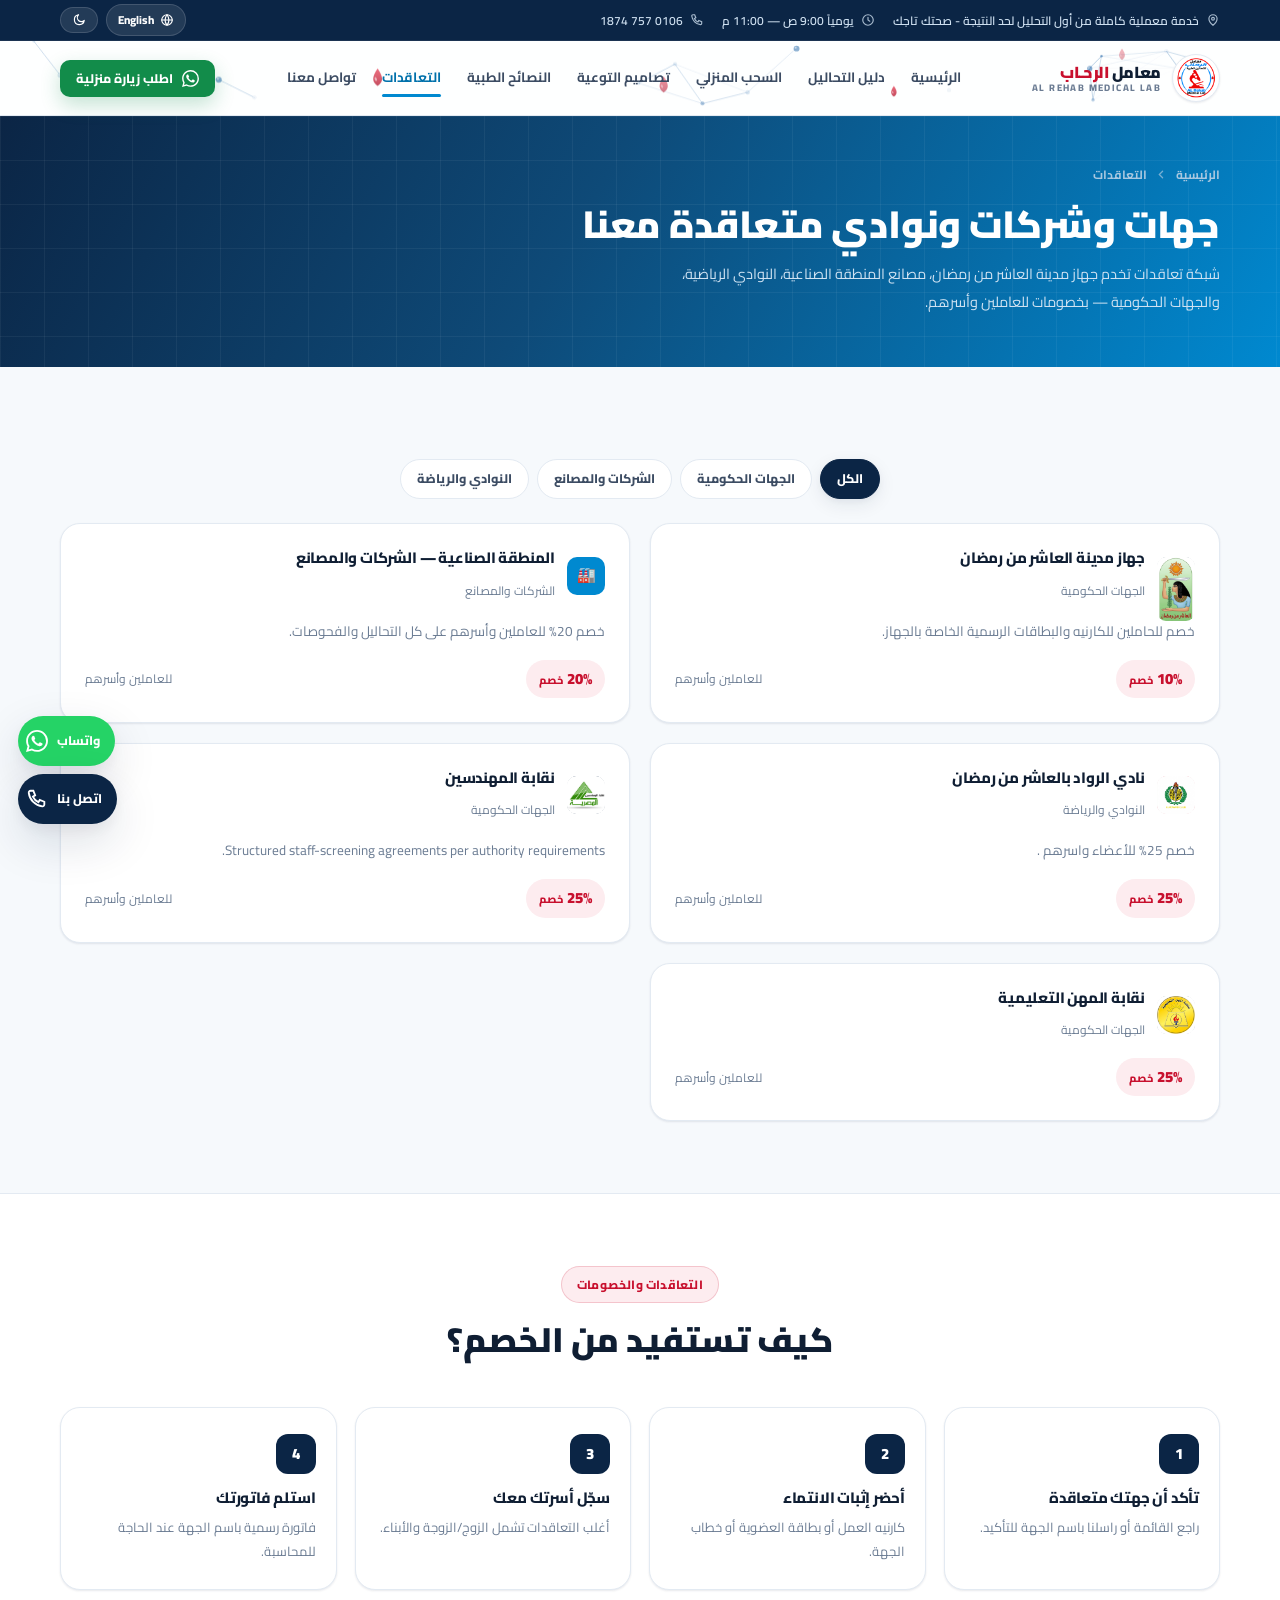
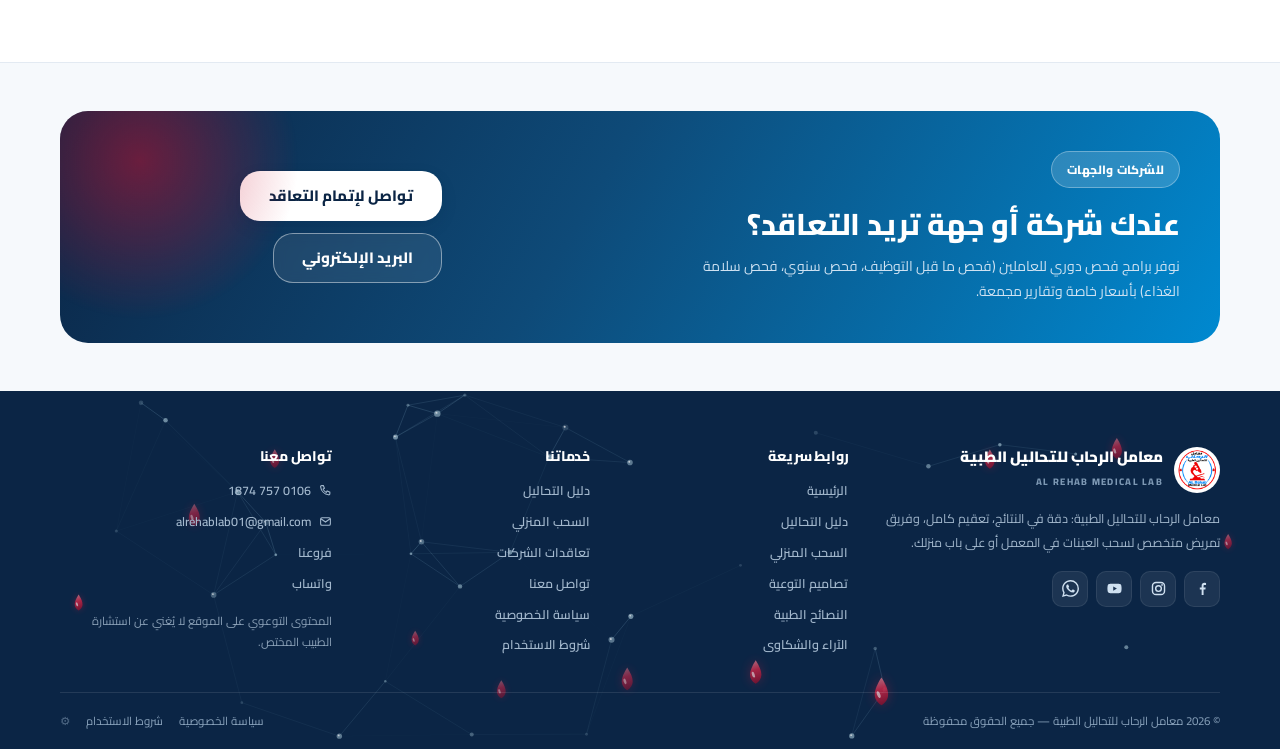
<file: contracts.html>
<!DOCTYPE html>
<html lang="ar" dir="rtl" data-theme="light">
<head>
<meta charset="UTF-8">
<meta name="viewport" content="width=device-width, initial-scale=1">
<title>التعاقدات والخصومات للشركات والجهات | معامل الرحاب</title>
<meta name="description" content="تعاقدات معامل الرحاب مع الجهات الحكومية وشركات المنطقة الصناعية والنوادي الرياضية — خصومات تصل إلى 25% للعاملين والأسر.">
<meta name="theme-color" content="#0B2545">
<meta property="og:type" content="website">
<meta property="og:title" content="التعاقدات والخصومات للشركات والجهات | معامل الرحاب">
<meta property="og:description" content="تعاقدات معامل الرحاب مع الجهات الحكومية وشركات المنطقة الصناعية والنوادي الرياضية — خصومات تصل إلى 25% للعاملين والأسر.">
<meta property="og:image" content="assets/logo-512.png">
<meta name="twitter:card" content="summary_large_image">
<link rel="icon" type="image/png" sizes="96x96" href="assets/favicon-96.png">
<link rel="apple-touch-icon" href="assets/logo-192.png">
<link rel="canonical" href="https://al-rehab-lab.github.io/alrehab-lab-site/contracts.html">
<link rel="preconnect" href="https://fonts.googleapis.com">
<link rel="preconnect" href="https://fonts.gstatic.com" crossorigin>
<link href="https://fonts.googleapis.com/css2?family=Cairo:wght@400;500;600;700;800;900&display=swap" rel="stylesheet">
<link rel="stylesheet" href="css/style.css">

</head>
<body data-page="contracts">
<a class="skip-link" href="#main" data-i18n="common.skip">تخطَّ إلى المحتوى</a>
<!-- ============ TOP BAR ============ -->
<div class="topbar">
  <div class="container topbar__in">
    <div class="topbar__list">
      <span class="topbar__item">
        <svg viewBox="0 0 24 24" fill="none" stroke="currentColor" stroke-width="2" stroke-linecap="round"><path d="M12 21s7-5.6 7-11a7 7 0 1 0-14 0c0 5.4 7 11 7 11Z"/><circle cx="12" cy="10" r="2.4"/></svg>
        <span data-i18n="top.tagline">دقة متناهية في التشخيص.. وعناية فائقة بصحتك</span>
      </span>
      <span class="topbar__item hide-sm">
        <svg viewBox="0 0 24 24" fill="none" stroke="currentColor" stroke-width="2" stroke-linecap="round"><circle cx="12" cy="12" r="9"/><path d="M12 7.5V12l3 2"/></svg>
        <span data-i18n="common.hours">يومياً 8:00 ص — 11:00 م</span>
      </span>
      <a class="topbar__item hide-sm" data-tel href="tel:+201067571874">
        <svg viewBox="0 0 24 24" fill="none" stroke="currentColor" stroke-width="2" stroke-linecap="round"><path d="M5 3h3l2 5-2.5 1.5a12 12 0 0 0 6 6L15 13l5 2v3a2 2 0 0 1-2.2 2A17 17 0 0 1 3 5.2 2 2 0 0 1 5 3Z"/></svg>
        <span data-phone-label>0106 757 1874</span>
      </a>
    </div>
    <div class="topbar__actions">
      <button type="button" class="chip-btn" data-lang-toggle data-i18n-title="common.langLabel" aria-label="Switch language">
        <svg viewBox="0 0 24 24" fill="none" stroke="currentColor" stroke-width="2" stroke-linecap="round"><circle cx="12" cy="12" r="9"/><path d="M3 12h18M12 3a15 15 0 0 1 0 18M12 3a15 15 0 0 0 0 18"/></svg>
        <span data-lang-label>English</span>
      </button>
      <button type="button" class="chip-btn" data-theme-toggle data-i18n-title="common.themeLabel" aria-label="Dark mode">
        <span data-theme-icon aria-hidden="true"></span>
      </button>
    </div>
  </div>
</div>

<!-- ============ HEADER ============ -->
<header class="site-header">
  <div class="container header__in">
    <a class="brand" href="index.html" aria-label="AL Rehab Medical Lab">
      <span class="brand__logo"><img src="assets/logo-256.png" width="48" height="48" alt="شعار معامل الرحاب"></span>
      <span class="brand__text">
        <span class="brand__ar"><span data-i18n="brand.prefix">معامل</span> <em data-i18n="brand.name">الرحـاب</em></span>
        <span class="brand__en" data-i18n="brand.en">AL REHAB MEDICAL LAB</span>
      </span>
    </a>

    <nav class="nav" aria-label="Main">
      <a class="nav__link" data-nav="home" href="index.html" data-i18n="nav.home">الرئيسية</a>
      <a class="nav__link" data-nav="tests" href="tests.html" data-i18n="nav.tests">دليل التحاليل</a>
      <a class="nav__link" data-nav="visits" href="home-visits.html" data-i18n="nav.visits">السحب المنزلي</a>
      <a class="nav__link" data-nav="gallery" href="awareness.html" data-i18n="nav.gallery">تصاميم التوعية</a>
      <a class="nav__link" data-nav="tips" href="tips.html" data-i18n="nav.tips">النصائح الطبية</a>
      <a class="nav__link" data-nav="contracts" href="contracts.html" data-i18n="nav.contracts">التعاقدات</a>
      <a class="nav__link" data-nav="contact" href="contact.html" data-i18n="nav.contact">تواصل معنا</a>
    </nav>

    <div class="header__cta">
      <a class="btn btn--wa btn--sm" data-wa href="https://wa.me/201067571874" target="_blank" rel="noopener">
        <svg viewBox="0 0 24 24" fill="currentColor" aria-hidden="true"><path d="M17.472 14.382c-.297-.149-1.758-.867-2.03-.967-.273-.099-.471-.148-.67.15-.197.297-.767.966-.94 1.164-.173.199-.347.223-.644.075-.297-.15-1.255-.463-2.39-1.475-.883-.788-1.48-1.761-1.653-2.059-.173-.297-.018-.458.13-.606.134-.133.298-.347.446-.52.149-.174.198-.298.298-.497.099-.198.05-.371-.05-.52-.099-.149-.669-1.612-.916-2.207-.242-.579-.487-.5-.669-.51-.173-.008-.371-.01-.57-.01-.198 0-.52.074-.792.372-.272.297-1.04 1.016-1.04 2.479 0 1.462 1.065 2.875 1.213 3.074.149.198 2.096 3.2 5.077 4.487.709.306 1.262.489 1.694.625.712.227 1.36.195 1.871.118.571-.085 1.758-.719 2.006-1.413.248-.694.248-1.289.173-1.413-.074-.124-.272-.198-.57-.347m-5.421 7.403h-.004a9.87 9.87 0 0 1-5.031-1.378l-.361-.214-3.741.982.998-3.648-.235-.374a9.86 9.86 0 0 1-1.51-5.26c.001-5.45 4.436-9.884 9.888-9.884 2.64 0 5.122 1.03 6.988 2.898a9.825 9.825 0 0 1 2.893 6.994c-.003 5.45-4.437 9.884-9.885 9.884m8.413-18.297A11.815 11.815 0 0 0 12.05 0C5.495 0 .16 5.335.157 11.892c0 2.096.547 4.142 1.588 5.945L.057 24l6.305-1.654a11.882 11.882 0 0 0 5.683 1.448h.005c6.554 0 11.89-5.335 11.893-11.893a11.821 11.821 0 0 0-3.48-8.413Z"/></svg>
        <span class="btn--wa-label" data-i18n="common.bookVisit">اطلب زيارة منزلية</span>
      </a>
      <button type="button" class="icon-btn nav-toggle" id="navToggle" aria-label="القائمة" data-i18n-title="common.menu">
        <svg viewBox="0 0 24 24" fill="none" stroke="currentColor" stroke-width="2.2" stroke-linecap="round"><path d="M4 7h16M4 12h16M4 17h16"/></svg>
      </button>
    </div>
  </div>
</header>

<!-- ============ MOBILE DRAWER ============ -->
<div class="drawer" id="drawer" aria-hidden="true">
  <div class="drawer__scrim" data-drawer-close></div>
  <div class="drawer__panel" role="dialog" aria-modal="true" aria-label="القائمة">
    <div class="drawer__head">
      <a class="brand" href="index.html">
        <span class="brand__logo"><img src="assets/logo-256.png" width="40" height="40" alt=""></span>
        <span class="brand__text">
          <span class="brand__ar"><span data-i18n="brand.prefix">معامل</span> <em data-i18n="brand.name">الرحـاب</em></span>
          <span class="brand__en" data-i18n="brand.en">AL REHAB MEDICAL LAB</span>
        </span>
      </a>
      <button type="button" class="icon-btn" data-drawer-close aria-label="إغلاق">
        <svg viewBox="0 0 24 24" fill="none" stroke="currentColor" stroke-width="2.2" stroke-linecap="round"><path d="M6 6l12 12M18 6 6 18"/></svg>
      </button>
    </div>
    <a class="drawer__link" data-nav="home" href="index.html" data-i18n="nav.home">الرئيسية</a>
    <a class="drawer__link" data-nav="tests" href="tests.html" data-i18n="nav.tests">دليل التحاليل</a>
    <a class="drawer__link" data-nav="visits" href="home-visits.html" data-i18n="nav.visits">السحب المنزلي</a>
    <a class="drawer__link" data-nav="gallery" href="awareness.html" data-i18n="nav.gallery">تصاميم التوعية</a>
    <a class="drawer__link" data-nav="tips" href="tips.html" data-i18n="nav.tips">النصائح الطبية</a>
    <a class="drawer__link" data-nav="contracts" href="contracts.html" data-i18n="nav.contracts">التعاقدات</a>
    <a class="drawer__link" data-nav="contact" href="contact.html" data-i18n="nav.contact">تواصل معنا</a>
    <a class="drawer__link" data-nav="feedback" href="feedback.html" data-i18n="nav.feedback">الآراء والشكاوى</a>
    <div class="drawer__foot">
      <a class="btn btn--wa btn--block" data-wa href="https://wa.me/201067571874" target="_blank" rel="noopener">
        <svg viewBox="0 0 24 24" fill="currentColor" aria-hidden="true"><path d="M17.472 14.382c-.297-.149-1.758-.867-2.03-.967-.273-.099-.471-.148-.67.15-.197.297-.767.966-.94 1.164-.173.199-.347.223-.644.075-.297-.15-1.255-.463-2.39-1.475-.883-.788-1.48-1.761-1.653-2.059-.173-.297-.018-.458.13-.606.134-.133.298-.347.446-.52.149-.174.198-.298.298-.497.099-.198.05-.371-.05-.52-.099-.149-.669-1.612-.916-2.207-.242-.579-.487-.5-.669-.51-.173-.008-.371-.01-.57-.01-.198 0-.52.074-.792.372-.272.297-1.04 1.016-1.04 2.479 0 1.462 1.065 2.875 1.213 3.074.149.198 2.096 3.2 5.077 4.487.709.306 1.262.489 1.694.625.712.227 1.36.195 1.871.118.571-.085 1.758-.719 2.006-1.413.248-.694.248-1.289.173-1.413-.074-.124-.272-.198-.57-.347m-5.421 7.403h-.004a9.87 9.87 0 0 1-5.031-1.378l-.361-.214-3.741.982.998-3.648-.235-.374a9.86 9.86 0 0 1-1.51-5.26c.001-5.45 4.436-9.884 9.888-9.884 2.64 0 5.122 1.03 6.988 2.898a9.825 9.825 0 0 1 2.893 6.994c-.003 5.45-4.437 9.884-9.885 9.884m8.413-18.297A11.815 11.815 0 0 0 12.05 0C5.495 0 .16 5.335.157 11.892c0 2.096.547 4.142 1.588 5.945L.057 24l6.305-1.654a11.882 11.882 0 0 0 5.683 1.448h.005c6.554 0 11.89-5.335 11.893-11.893a11.821 11.821 0 0 0-3.48-8.413Z"/></svg>
        <span data-i18n="common.bookVisit">اطلب زيارة منزلية</span>
      </a>
      <a class="btn btn--ghost btn--block" data-tel href="tel:+201067571874">
        <svg viewBox="0 0 24 24" fill="none" stroke="currentColor" stroke-width="2" stroke-linecap="round"><path d="M5 3h3l2 5-2.5 1.5a12 12 0 0 0 6 6L15 13l5 2v3a2 2 0 0 1-2.2 2A17 17 0 0 1 3 5.2 2 2 0 0 1 5 3Z"/></svg>
        <span data-phone-label>0106 757 1874</span>
      </a>
    </div>
  </div>
</div>

<main id="main">
<section class="page-head">
  <div class="container page-head__in">
    <nav class="crumbs" aria-label="Breadcrumb">
      <a href="index.html" data-i18n="common.home">الرئيسية</a>
      <svg viewBox="0 0 24 24" fill="none" stroke="currentColor" stroke-width="2.4" stroke-linecap="round"><path d="M14 6l-6 6 6 6"/></svg>
      <span data-i18n="nav.contracts">التعاقدات</span>
    </nav>
    <h1 data-i18n="contracts.title" style="margin-top:14px">جهات وشركات ونوادي متعاقدة معنا</h1>
    <p data-i18n="contracts.desc">شبكة تعاقدات تخدم جهاز مدينة العاشر من رمضان، مصانع المنطقة الصناعية، النوادي الرياضية، والجهات الحكومية — بخصومات للعاملين وأسرهم.</p>
  </div>
</section>

<section class="section">
  <div class="container">
    <div class="filters mb-24" data-contracts-cats data-reveal></div>
    <div class="grid grid-2" data-contracts-grid></div>
  </div>
</section>

<section class="section section--alt">
  <div class="container">
    <div class="section-head" data-reveal>
      <span class="eyebrow eyebrow--red" data-i18n="contracts.badge">التعاقدات والخصومات</span>
      <h2 data-i18n="contracts.howTitle">كيف تستفيد من الخصم؟</h2>
    </div>
    <div class="steps">
      <article class="card step" data-reveal>
        <div class="step__num">1</div>
        <h3 data-i18n="contracts.how1">تأكد أن جهتك متعاقدة</h3>
        <p data-i18n="contracts.how1d">راجع القائمة أو راسلنا باسم الجهة للتأكيد.</p>
      </article>
      <article class="card step" data-reveal>
        <div class="step__num">2</div>
        <h3 data-i18n="contracts.how2">أحضر إثبات الانتماء</h3>
        <p data-i18n="contracts.how2d">كارنيه العمل أو بطاقة العضوية أو خطاب الجهة.</p>
      </article>
      <article class="card step" data-reveal>
        <div class="step__num">3</div>
        <h3 data-i18n="contracts.how3">سجّل أسرتك معك</h3>
        <p data-i18n="contracts.how3d">أغلب التعاقدات تشمل الزوج/الزوجة والأبناء.</p>
      </article>
      <article class="card step" data-reveal>
        <div class="step__num">4</div>
        <h3 data-i18n="contracts.how4">استلم فاتورتك</h3>
        <p data-i18n="contracts.how4d">فاتورة رسمية باسم الجهة عند الحاجة للمحاسبة.</p>
      </article>
    </div>
  </div>
</section>

<section class="section section--tight">
  <div class="container">
    <div class="cta-band cta-band--split" data-reveal>
      <div>
        <span class="eyebrow" style="background:rgba(255,255,255,.16);border-color:rgba(255,255,255,.3);color:#fff" data-i18n="home.corpBadge">للشركات والجهات</span>
        <h2 class="mt-16" data-i18n="contracts.askTitle">عندك شركة أو جهة تريد التعاقد؟</h2>
        <p data-i18n="contracts.askDesc">نوفر برامج فحص دوري للعاملين (فحص ما قبل التوظيف، فحص سنوي، فحص سلامة الغذاء) بأسعار خاصة وتقارير مجمعة.</p>
      </div>
      <div class="flex gap-12 wrap">
        <a class="btn btn--light btn--lg" data-wa data-wa-msg="contracts.waMsg" href="https://wa.me/201067571874" target="_blank" rel="noopener">
          <span data-i18n="contracts.askCta">تواصل لإتمام التعاقد</span>
        </a>
        <a class="btn btn--outline-light btn--lg" data-mail href="mailto:info@alrehablab.com">
          <span data-i18n="contact.chMail">البريد الإلكتروني</span>
        </a>
      </div>
    </div>
  </div>
</section>

</main>
<!-- ============ FOOTER ============ -->
<footer class="site-footer footer">
  <div class="container">
    <div class="footer__grid">
      <div>
        <div class="footer__brand">
          <img src="assets/logo-256.png" width="46" height="46" alt="شعار معامل الرحاب">
          <div>
            <b data-i18n="brand.full">معامل الرحاب للتحاليل الطبية</b>
            <span data-i18n="brand.en">AL REHAB MEDICAL LAB</span>
          </div>
        </div>
        <p data-i18n="footer.desc">معامل الرحاب للتحاليل الطبية: دقة في النتائج، تعقيم كامل، وفريق تمريض متخصص لسحب العينات في المعمل أو على باب منزلك.</p>
        <div class="socials">
          <a href="https://www.facebook.com/1alrehablab/" target="_blank" rel="noopener" aria-label="Facebook">
            <svg viewBox="0 0 24 24" fill="currentColor"><path d="M13.5 21v-7.5h2.6l.4-3h-3V8.6c0-.9.2-1.5 1.5-1.5H17V4.4A20 20 0 0 0 14.7 4c-2.3 0-3.9 1.4-3.9 4v2.5H8.2v3h2.6V21h2.7Z"/></svg>
          </a>
          <a href="https://www.instagram.com/al_rehab_lab" target="_blank" rel="noopener" aria-label="Instagram">
            <svg viewBox="0 0 24 24" fill="none" stroke="currentColor" stroke-width="2"><rect x="3.5" y="3.5" width="17" height="17" rx="5"/><circle cx="12" cy="12" r="4"/><circle cx="17" cy="7" r="1.2" fill="currentColor" stroke="none"/></svg>
          </a>
          <a href="https://www.youtube.com/@1alrehablab" target="_blank" rel="noopener" aria-label="YouTube">
            <svg viewBox="0 0 24 24" fill="currentColor"><path d="M21.6 7.6a2.6 2.6 0 0 0-1.8-1.8C18.2 5.4 12 5.4 12 5.4s-6.2 0-7.8.4a2.6 2.6 0 0 0-1.8 1.8A27 27 0 0 0 2 12a27 27 0 0 0 .4 4.4 2.6 2.6 0 0 0 1.8 1.8c1.6.4 7.8.4 7.8.4s6.2 0 7.8-.4a2.6 2.6 0 0 0 1.8-1.8A27 27 0 0 0 22 12a27 27 0 0 0-.4-4.4ZM10.2 15V9l5.2 3-5.2 3Z"/></svg>
          </a>
          <a data-wa href="https://wa.me/201067571874" target="_blank" rel="noopener" aria-label="WhatsApp">
            <svg viewBox="0 0 24 24" fill="currentColor"><path d="M17.472 14.382c-.297-.149-1.758-.867-2.03-.967-.273-.099-.471-.148-.67.15-.197.297-.767.966-.94 1.164-.173.199-.347.223-.644.075-.297-.15-1.255-.463-2.39-1.475-.883-.788-1.48-1.761-1.653-2.059-.173-.297-.018-.458.13-.606.134-.133.298-.347.446-.52.149-.174.198-.298.298-.497.099-.198.05-.371-.05-.52-.099-.149-.669-1.612-.916-2.207-.242-.579-.487-.5-.669-.51-.173-.008-.371-.01-.57-.01-.198 0-.52.074-.792.372-.272.297-1.04 1.016-1.04 2.479 0 1.462 1.065 2.875 1.213 3.074.149.198 2.096 3.2 5.077 4.487.709.306 1.262.489 1.694.625.712.227 1.36.195 1.871.118.571-.085 1.758-.719 2.006-1.413.248-.694.248-1.289.173-1.413-.074-.124-.272-.198-.57-.347m-5.421 7.403h-.004a9.87 9.87 0 0 1-5.031-1.378l-.361-.214-3.741.982.998-3.648-.235-.374a9.86 9.86 0 0 1-1.51-5.26c.001-5.45 4.436-9.884 9.888-9.884 2.64 0 5.122 1.03 6.988 2.898a9.825 9.825 0 0 1 2.893 6.994c-.003 5.45-4.437 9.884-9.885 9.884m8.413-18.297A11.815 11.815 0 0 0 12.05 0C5.495 0 .16 5.335.157 11.892c0 2.096.547 4.142 1.588 5.945L.057 24l6.305-1.654a11.882 11.882 0 0 0 5.683 1.448h.005c6.554 0 11.89-5.335 11.893-11.893a11.821 11.821 0 0 0-3.48-8.413Z"/></svg>
          </a>
        </div>
      </div>

      <div>
        <h4 data-i18n="footer.quick">روابط سريعة</h4>
        <div class="footer__links">
          <a href="index.html" data-i18n="nav.home">الرئيسية</a>
          <a href="tests.html" data-i18n="nav.tests">دليل التحاليل</a>
          <a href="home-visits.html" data-i18n="nav.visits">السحب المنزلي</a>
          <a href="awareness.html" data-i18n="nav.gallery">تصاميم التوعية</a>
          <a href="tips.html" data-i18n="nav.tips">النصائح الطبية</a>
          <a href="feedback.html" data-i18n="nav.feedback">الآراء والشكاوى</a>
        </div>
      </div>

      <div>
        <h4 data-i18n="footer.services">خدماتنا</h4>
        <div class="footer__links">
          <a href="tests.html" data-i18n="footer.testsDir">دليل التحاليل</a>
          <a href="home-visits.html" data-i18n="footer.visitSvc">السحب المنزلي</a>
          <a href="contracts.html" data-i18n="footer.corp">تعاقدات الشركات</a>
          <a href="contact.html" data-i18n="nav.contact">تواصل معنا</a>
          <a href="privacy.html" data-i18n="footer.privacy">سياسة الخصوصية</a>
          <a href="terms.html" data-i18n="footer.terms">شروط الاستخدام</a>
        </div>
      </div>

      <div>
        <h4 data-i18n="footer.contact">تواصل معنا</h4>
        <div class="footer__links">
          <a data-tel href="tel:+201067571874">
            <svg viewBox="0 0 24 24" width="13" height="13" fill="none" stroke="currentColor" stroke-width="2" style="display:inline;vertical-align:-2px;margin-inline-end:5px"><path d="M5 3h3l2 5-2.5 1.5a12 12 0 0 0 6 6L15 13l5 2v3a2 2 0 0 1-2.2 2A17 17 0 0 1 3 5.2 2 2 0 0 1 5 3Z"/></svg>
            <span data-phone-label>0106 757 1874</span>
          </a>
          <a data-mail href="mailto:info@alrehablab.com">
            <svg viewBox="0 0 24 24" width="13" height="13" fill="none" stroke="currentColor" stroke-width="2" style="display:inline;vertical-align:-2px;margin-inline-end:5px"><rect x="3" y="5" width="18" height="14" rx="2.5"/><path d="m3.5 7 8.5 6 8.5-6"/></svg>
            <span data-email-label>info@alrehablab.com</span>
          </a>
          <a href="contact.html#branches" data-i18n="contact.branchesTitle">فروعنا</a>
          <a data-wa href="https://wa.me/201067571874" target="_blank" rel="noopener" data-i18n="common.whatsapp">واتساب</a>
        </div>
        <p class="text-xs mt-16" data-i18n="footer.disclaimer" style="font-size:11.5px;opacity:.85">المحتوى التوعوي على الموقع لا يُغني عن استشارة الطبيب المختص.</p>
      </div>
    </div>

    <div class="footer__bottom">
      <span>© <span data-year>2026</span> <span data-i18n="brand.full">معامل الرحاب للتحاليل الطبية</span> — <span data-i18n="footer.rights">جميع الحقوق محفوظة</span></span>
      <span class="flex gap-16 wrap">
        <a href="privacy.html" data-i18n="footer.privacy">سياسة الخصوصية</a>
        <a href="terms.html" data-i18n="footer.terms">شروط الاستخدام</a>
        <a href="admin.html" aria-label="لوحة التحكم" title="لوحة التحكم" rel="nofollow" style="opacity:.55">⚙︎</a>
      </span>
    </div>
  </div>
</footer>

<!-- floating actions -->
<div class="float-bar">
  <a class="fab fab--wa" data-wa href="https://wa.me/201067571874" target="_blank" rel="noopener" aria-label="WhatsApp">
    <svg viewBox="0 0 24 24" fill="currentColor" aria-hidden="true"><path d="M17.472 14.382c-.297-.149-1.758-.867-2.03-.967-.273-.099-.471-.148-.67.15-.197.297-.767.966-.94 1.164-.173.199-.347.223-.644.075-.297-.15-1.255-.463-2.39-1.475-.883-.788-1.48-1.761-1.653-2.059-.173-.297-.018-.458.13-.606.134-.133.298-.347.446-.52.149-.174.198-.298.298-.497.099-.198.05-.371-.05-.52-.099-.149-.669-1.612-.916-2.207-.242-.579-.487-.5-.669-.51-.173-.008-.371-.01-.57-.01-.198 0-.52.074-.792.372-.272.297-1.04 1.016-1.04 2.479 0 1.462 1.065 2.875 1.213 3.074.149.198 2.096 3.2 5.077 4.487.709.306 1.262.489 1.694.625.712.227 1.36.195 1.871.118.571-.085 1.758-.719 2.006-1.413.248-.694.248-1.289.173-1.413-.074-.124-.272-.198-.57-.347m-5.421 7.403h-.004a9.87 9.87 0 0 1-5.031-1.378l-.361-.214-3.741.982.998-3.648-.235-.374a9.86 9.86 0 0 1-1.51-5.26c.001-5.45 4.436-9.884 9.888-9.884 2.64 0 5.122 1.03 6.988 2.898a9.825 9.825 0 0 1 2.893 6.994c-.003 5.45-4.437 9.884-9.885 9.884m8.413-18.297A11.815 11.815 0 0 0 12.05 0C5.495 0 .16 5.335.157 11.892c0 2.096.547 4.142 1.588 5.945L.057 24l6.305-1.654a11.882 11.882 0 0 0 5.683 1.448h.005c6.554 0 11.89-5.335 11.893-11.893a11.821 11.821 0 0 0-3.48-8.413Z"/></svg>
    <span data-i18n="common.whatsapp">واتساب</span>
  </a>
  <a class="fab fab--call" data-tel href="tel:+201067571874" aria-label="اتصل بنا">
    <svg viewBox="0 0 24 24" fill="none" stroke="currentColor" stroke-width="2" stroke-linecap="round" aria-hidden="true"><path d="M5 3h3l2 5-2.5 1.5a12 12 0 0 0 6 6L15 13l5 2v3a2 2 0 0 1-2.2 2A17 17 0 0 1 3 5.2 2 2 0 0 1 5 3Z"/></svg>
    <span data-i18n="common.callNow">اتصل بنا</span>
  </a>
  <button type="button" class="fab fab--top" aria-label="أعلى الصفحة" data-i18n-title="common.top">
    <svg viewBox="0 0 24 24" fill="none" stroke="currentColor" stroke-width="2.2" stroke-linecap="round" aria-hidden="true"><path d="M12 19V5M6 11l6-6 6 6"/></svg>
  </button>
</div>

<script src="js/data.js"></script>
<script src="js/i18n.js"></script>
<script src="js/content.js"></script>
<script src="js/app.js"></script>

</body>
</html>
</file>
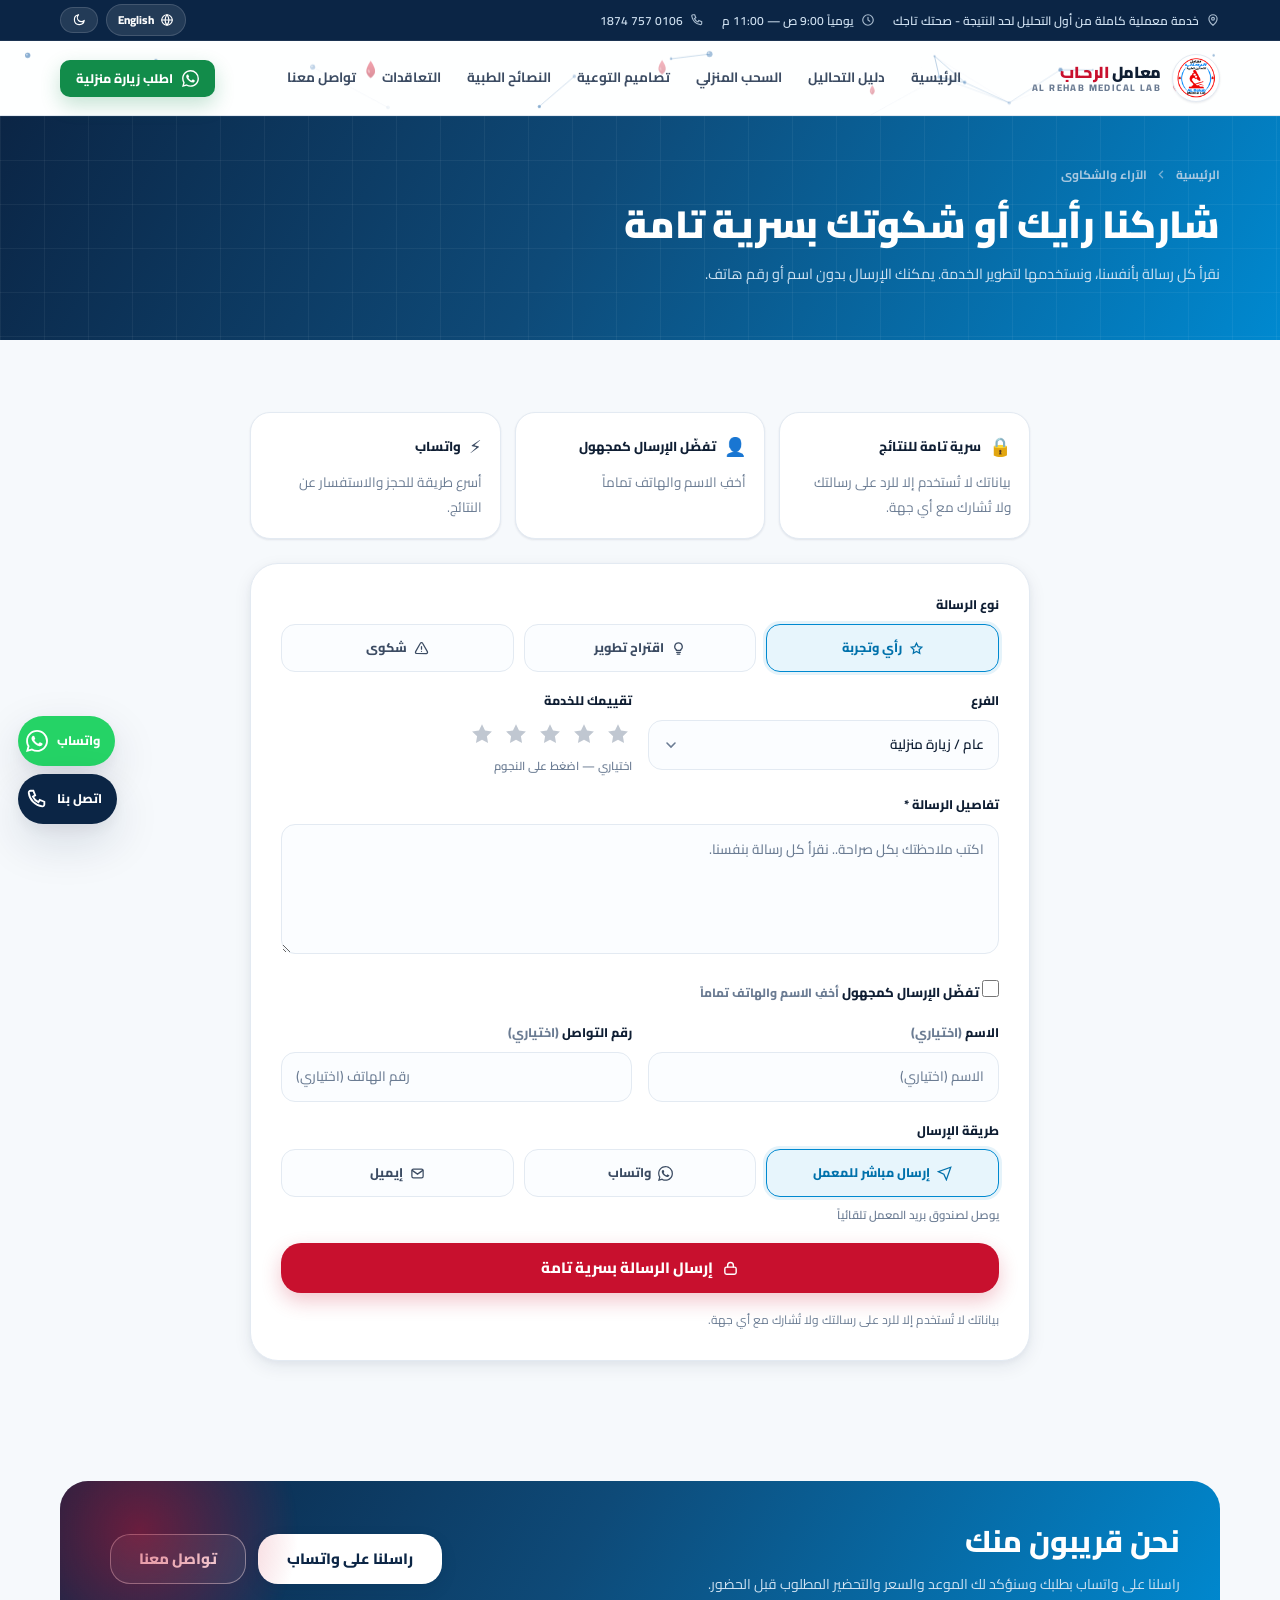
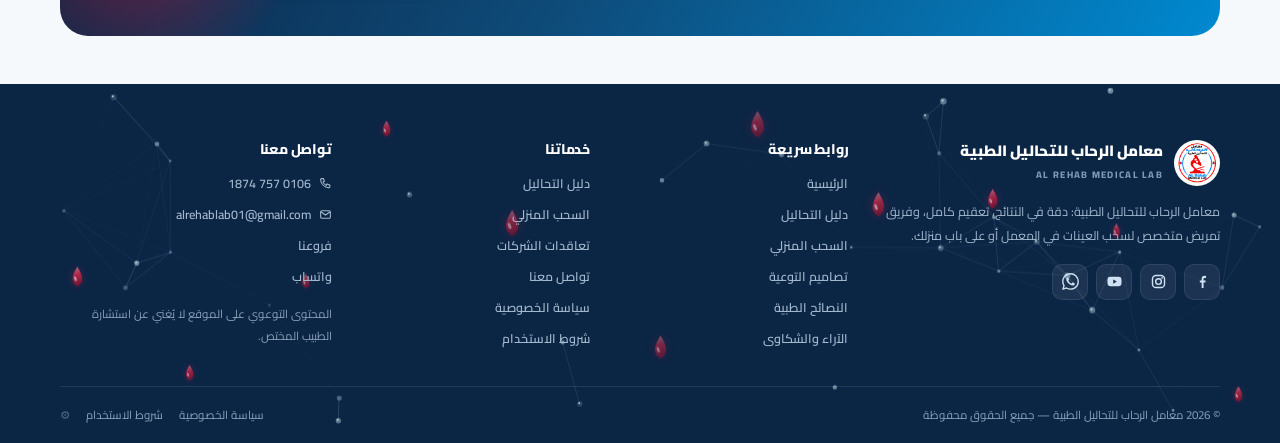
<file: feedback.html>
<!DOCTYPE html>
<html lang="ar" dir="rtl" data-theme="light">
<head>
<meta charset="UTF-8">
<meta name="viewport" content="width=device-width, initial-scale=1">
<title>الآراء والشكاوى | معامل الرحاب</title>
<meta name="description" content="شارك رأيك أو شكوتك أو اقتراحك بسرية تامة — معامل الرحاب للتحاليل الطبية يقرأ كل رسالة ويستخدمها لتطوير الخدمة.">
<meta name="theme-color" content="#0B2545">
<meta property="og:type" content="website">
<meta property="og:title" content="الآراء والشكاوى | معامل الرحاب">
<meta property="og:description" content="شارك رأيك أو شكوتك أو اقتراحك بسرية تامة — معامل الرحاب للتحاليل الطبية يقرأ كل رسالة ويستخدمها لتطوير الخدمة.">
<meta property="og:image" content="assets/logo-512.png">
<meta name="twitter:card" content="summary_large_image">
<link rel="icon" type="image/png" sizes="96x96" href="assets/favicon-96.png">
<link rel="apple-touch-icon" href="assets/logo-192.png">
<link rel="canonical" href="https://al-rehab-lab.github.io/alrehab-lab-site/feedback.html">
<link rel="preconnect" href="https://fonts.googleapis.com">
<link rel="preconnect" href="https://fonts.gstatic.com" crossorigin>
<link href="https://fonts.googleapis.com/css2?family=Cairo:wght@400;500;600;700;800;900&display=swap" rel="stylesheet">
<link rel="stylesheet" href="css/style.css">

</head>
<body data-page="feedback">
<a class="skip-link" href="#main" data-i18n="common.skip">تخطَّ إلى المحتوى</a>
<!-- ============ TOP BAR ============ -->
<div class="topbar">
  <div class="container topbar__in">
    <div class="topbar__list">
      <span class="topbar__item">
        <svg viewBox="0 0 24 24" fill="none" stroke="currentColor" stroke-width="2" stroke-linecap="round"><path d="M12 21s7-5.6 7-11a7 7 0 1 0-14 0c0 5.4 7 11 7 11Z"/><circle cx="12" cy="10" r="2.4"/></svg>
        <span data-i18n="top.tagline">دقة متناهية في التشخيص.. وعناية فائقة بصحتك</span>
      </span>
      <span class="topbar__item hide-sm">
        <svg viewBox="0 0 24 24" fill="none" stroke="currentColor" stroke-width="2" stroke-linecap="round"><circle cx="12" cy="12" r="9"/><path d="M12 7.5V12l3 2"/></svg>
        <span data-i18n="common.hours">يومياً 8:00 ص — 11:00 م</span>
      </span>
      <a class="topbar__item hide-sm" data-tel href="tel:+201067571874">
        <svg viewBox="0 0 24 24" fill="none" stroke="currentColor" stroke-width="2" stroke-linecap="round"><path d="M5 3h3l2 5-2.5 1.5a12 12 0 0 0 6 6L15 13l5 2v3a2 2 0 0 1-2.2 2A17 17 0 0 1 3 5.2 2 2 0 0 1 5 3Z"/></svg>
        <span data-phone-label>0106 757 1874</span>
      </a>
    </div>
    <div class="topbar__actions">
      <button type="button" class="chip-btn" data-lang-toggle data-i18n-title="common.langLabel" aria-label="Switch language">
        <svg viewBox="0 0 24 24" fill="none" stroke="currentColor" stroke-width="2" stroke-linecap="round"><circle cx="12" cy="12" r="9"/><path d="M3 12h18M12 3a15 15 0 0 1 0 18M12 3a15 15 0 0 0 0 18"/></svg>
        <span data-lang-label>English</span>
      </button>
      <button type="button" class="chip-btn" data-theme-toggle data-i18n-title="common.themeLabel" aria-label="Dark mode">
        <span data-theme-icon aria-hidden="true"></span>
      </button>
    </div>
  </div>
</div>

<!-- ============ HEADER ============ -->
<header class="site-header">
  <div class="container header__in">
    <a class="brand" href="index.html" aria-label="AL Rehab Medical Lab">
      <span class="brand__logo"><img src="assets/logo-256.png" width="48" height="48" alt="شعار معامل الرحاب"></span>
      <span class="brand__text">
        <span class="brand__ar"><span data-i18n="brand.prefix">معامل</span> <em data-i18n="brand.name">الرحـاب</em></span>
        <span class="brand__en" data-i18n="brand.en">AL REHAB MEDICAL LAB</span>
      </span>
    </a>

    <nav class="nav" aria-label="Main">
      <a class="nav__link" data-nav="home" href="index.html" data-i18n="nav.home">الرئيسية</a>
      <a class="nav__link" data-nav="tests" href="tests.html" data-i18n="nav.tests">دليل التحاليل</a>
      <a class="nav__link" data-nav="visits" href="home-visits.html" data-i18n="nav.visits">السحب المنزلي</a>
      <a class="nav__link" data-nav="gallery" href="awareness.html" data-i18n="nav.gallery">تصاميم التوعية</a>
      <a class="nav__link" data-nav="tips" href="tips.html" data-i18n="nav.tips">النصائح الطبية</a>
      <a class="nav__link" data-nav="contracts" href="contracts.html" data-i18n="nav.contracts">التعاقدات</a>
      <a class="nav__link" data-nav="contact" href="contact.html" data-i18n="nav.contact">تواصل معنا</a>
    </nav>

    <div class="header__cta">
      <a class="btn btn--wa btn--sm" data-wa href="https://wa.me/201067571874" target="_blank" rel="noopener">
        <svg viewBox="0 0 24 24" fill="currentColor" aria-hidden="true"><path d="M17.472 14.382c-.297-.149-1.758-.867-2.03-.967-.273-.099-.471-.148-.67.15-.197.297-.767.966-.94 1.164-.173.199-.347.223-.644.075-.297-.15-1.255-.463-2.39-1.475-.883-.788-1.48-1.761-1.653-2.059-.173-.297-.018-.458.13-.606.134-.133.298-.347.446-.52.149-.174.198-.298.298-.497.099-.198.05-.371-.05-.52-.099-.149-.669-1.612-.916-2.207-.242-.579-.487-.5-.669-.51-.173-.008-.371-.01-.57-.01-.198 0-.52.074-.792.372-.272.297-1.04 1.016-1.04 2.479 0 1.462 1.065 2.875 1.213 3.074.149.198 2.096 3.2 5.077 4.487.709.306 1.262.489 1.694.625.712.227 1.36.195 1.871.118.571-.085 1.758-.719 2.006-1.413.248-.694.248-1.289.173-1.413-.074-.124-.272-.198-.57-.347m-5.421 7.403h-.004a9.87 9.87 0 0 1-5.031-1.378l-.361-.214-3.741.982.998-3.648-.235-.374a9.86 9.86 0 0 1-1.51-5.26c.001-5.45 4.436-9.884 9.888-9.884 2.64 0 5.122 1.03 6.988 2.898a9.825 9.825 0 0 1 2.893 6.994c-.003 5.45-4.437 9.884-9.885 9.884m8.413-18.297A11.815 11.815 0 0 0 12.05 0C5.495 0 .16 5.335.157 11.892c0 2.096.547 4.142 1.588 5.945L.057 24l6.305-1.654a11.882 11.882 0 0 0 5.683 1.448h.005c6.554 0 11.89-5.335 11.893-11.893a11.821 11.821 0 0 0-3.48-8.413Z"/></svg>
        <span class="btn--wa-label" data-i18n="common.bookVisit">اطلب زيارة منزلية</span>
      </a>
      <button type="button" class="icon-btn nav-toggle" id="navToggle" aria-label="القائمة" data-i18n-title="common.menu">
        <svg viewBox="0 0 24 24" fill="none" stroke="currentColor" stroke-width="2.2" stroke-linecap="round"><path d="M4 7h16M4 12h16M4 17h16"/></svg>
      </button>
    </div>
  </div>
</header>

<!-- ============ MOBILE DRAWER ============ -->
<div class="drawer" id="drawer" aria-hidden="true">
  <div class="drawer__scrim" data-drawer-close></div>
  <div class="drawer__panel" role="dialog" aria-modal="true" aria-label="القائمة">
    <div class="drawer__head">
      <a class="brand" href="index.html">
        <span class="brand__logo"><img src="assets/logo-256.png" width="40" height="40" alt=""></span>
        <span class="brand__text">
          <span class="brand__ar"><span data-i18n="brand.prefix">معامل</span> <em data-i18n="brand.name">الرحـاب</em></span>
          <span class="brand__en" data-i18n="brand.en">AL REHAB MEDICAL LAB</span>
        </span>
      </a>
      <button type="button" class="icon-btn" data-drawer-close aria-label="إغلاق">
        <svg viewBox="0 0 24 24" fill="none" stroke="currentColor" stroke-width="2.2" stroke-linecap="round"><path d="M6 6l12 12M18 6 6 18"/></svg>
      </button>
    </div>
    <a class="drawer__link" data-nav="home" href="index.html" data-i18n="nav.home">الرئيسية</a>
    <a class="drawer__link" data-nav="tests" href="tests.html" data-i18n="nav.tests">دليل التحاليل</a>
    <a class="drawer__link" data-nav="visits" href="home-visits.html" data-i18n="nav.visits">السحب المنزلي</a>
    <a class="drawer__link" data-nav="gallery" href="awareness.html" data-i18n="nav.gallery">تصاميم التوعية</a>
    <a class="drawer__link" data-nav="tips" href="tips.html" data-i18n="nav.tips">النصائح الطبية</a>
    <a class="drawer__link" data-nav="contracts" href="contracts.html" data-i18n="nav.contracts">التعاقدات</a>
    <a class="drawer__link" data-nav="contact" href="contact.html" data-i18n="nav.contact">تواصل معنا</a>
    <a class="drawer__link" data-nav="feedback" href="feedback.html" data-i18n="nav.feedback">الآراء والشكاوى</a>
    <div class="drawer__foot">
      <a class="btn btn--wa btn--block" data-wa href="https://wa.me/201067571874" target="_blank" rel="noopener">
        <svg viewBox="0 0 24 24" fill="currentColor" aria-hidden="true"><path d="M17.472 14.382c-.297-.149-1.758-.867-2.03-.967-.273-.099-.471-.148-.67.15-.197.297-.767.966-.94 1.164-.173.199-.347.223-.644.075-.297-.15-1.255-.463-2.39-1.475-.883-.788-1.48-1.761-1.653-2.059-.173-.297-.018-.458.13-.606.134-.133.298-.347.446-.52.149-.174.198-.298.298-.497.099-.198.05-.371-.05-.52-.099-.149-.669-1.612-.916-2.207-.242-.579-.487-.5-.669-.51-.173-.008-.371-.01-.57-.01-.198 0-.52.074-.792.372-.272.297-1.04 1.016-1.04 2.479 0 1.462 1.065 2.875 1.213 3.074.149.198 2.096 3.2 5.077 4.487.709.306 1.262.489 1.694.625.712.227 1.36.195 1.871.118.571-.085 1.758-.719 2.006-1.413.248-.694.248-1.289.173-1.413-.074-.124-.272-.198-.57-.347m-5.421 7.403h-.004a9.87 9.87 0 0 1-5.031-1.378l-.361-.214-3.741.982.998-3.648-.235-.374a9.86 9.86 0 0 1-1.51-5.26c.001-5.45 4.436-9.884 9.888-9.884 2.64 0 5.122 1.03 6.988 2.898a9.825 9.825 0 0 1 2.893 6.994c-.003 5.45-4.437 9.884-9.885 9.884m8.413-18.297A11.815 11.815 0 0 0 12.05 0C5.495 0 .16 5.335.157 11.892c0 2.096.547 4.142 1.588 5.945L.057 24l6.305-1.654a11.882 11.882 0 0 0 5.683 1.448h.005c6.554 0 11.89-5.335 11.893-11.893a11.821 11.821 0 0 0-3.48-8.413Z"/></svg>
        <span data-i18n="common.bookVisit">اطلب زيارة منزلية</span>
      </a>
      <a class="btn btn--ghost btn--block" data-tel href="tel:+201067571874">
        <svg viewBox="0 0 24 24" fill="none" stroke="currentColor" stroke-width="2" stroke-linecap="round"><path d="M5 3h3l2 5-2.5 1.5a12 12 0 0 0 6 6L15 13l5 2v3a2 2 0 0 1-2.2 2A17 17 0 0 1 3 5.2 2 2 0 0 1 5 3Z"/></svg>
        <span data-phone-label>0106 757 1874</span>
      </a>
    </div>
  </div>
</div>

<main id="main">
<section class="page-head">
  <div class="container page-head__in">
    <nav class="crumbs" aria-label="Breadcrumb">
      <a href="index.html" data-i18n="common.home">الرئيسية</a>
      <svg viewBox="0 0 24 24" fill="none" stroke="currentColor" stroke-width="2.4" stroke-linecap="round"><path d="M14 6l-6 6 6 6"/></svg>
      <span data-i18n="nav.feedback">الآراء والشكاوى</span>
    </nav>
    <h1 data-i18n="home.fbTitle" style="margin-top:14px">شاركنا رأيك أو شكوتك بسرية تامة</h1>
    <p data-i18n="home.fbDesc">نقرأ كل رسالة بأنفسنا، ونستخدمها لتطوير الخدمة. يمكنك الإرسال بدون اسم أو رقم هاتف.</p>
  </div>
</section>

<section class="section">
  <div class="container" style="max-width:820px">
    <div class="grid grid-3 mb-24" style="gap:14px">
      <div class="card" data-reveal style="padding:18px">
        <div class="flex items-center gap-8 mb-8"><span style="font-size:18px">🔒</span><b class="text-sm" data-i18n="trust.confidential">سرية تامة</b></div>
        <p class="text-xs" data-i18n="contact.fbPrivacy">بياناتك لا تُستخدم إلا للرد على رسالتك.</p>
      </div>
      <div class="card" data-reveal style="padding:18px">
        <div class="flex items-center gap-8 mb-8"><span style="font-size:18px">👤</span><b class="text-sm" data-i18n="fb.anon">تفضّل الإرسال كمجهول</b></div>
        <p class="text-xs" data-i18n="fb.anonHint">أخفِ الاسم والهاتف تماماً.</p>
      </div>
      <div class="card" data-reveal style="padding:18px">
        <div class="flex items-center gap-8 mb-8"><span style="font-size:18px">⚡</span><b class="text-sm" data-i18n="common.whatsapp">واتساب</b></div>
        <p class="text-xs" data-i18n="contact.chWaD">أسرع طريقة للحجز والاستفسار.</p>
      </div>
    </div>

    <form class="form-card" id="feedbackForm" novalidate data-reveal>
  <div class="field">
    <span class="field-label" data-i18n="fb.typeLabel">نوع الرسالة</span>
    <div class="segmented">
      <label>
        <input type="radio" name="type" value="opinion" checked>
        <span class="seg">
          <svg viewBox="0 0 24 24" fill="none" stroke="currentColor" stroke-width="2" stroke-linecap="round"><path d="m12 3.6 2.6 5.3 5.9.9-4.3 4.1 1 5.8-5.2-2.8-5.2 2.8 1-5.8L3.5 9.8l5.9-.9L12 3.6Z"/></svg>
          <span data-i18n="fb.typeOpinion">رأي وتجربة</span>
        </span>
      </label>
      <label>
        <input type="radio" name="type" value="suggestion">
        <span class="seg">
          <svg viewBox="0 0 24 24" fill="none" stroke="currentColor" stroke-width="2" stroke-linecap="round"><path d="M9 18h6M10 21h4M12 3a6 6 0 0 0-3.5 10.9V15h7v-1.1A6 6 0 0 0 12 3Z"/></svg>
          <span data-i18n="fb.typeSuggestion">اقتراح تطوير</span>
        </span>
      </label>
      <label>
        <input type="radio" name="type" value="complaint">
        <span class="seg">
          <svg viewBox="0 0 24 24" fill="none" stroke="currentColor" stroke-width="2" stroke-linecap="round"><path d="M12 9v4M12 16.5h.01"/><path d="M10.2 3.6 2.6 17a2 2 0 0 0 1.7 3h15.4a2 2 0 0 0 1.7-3L13.8 3.6a2 2 0 0 0-3.6 0Z"/></svg>
          <span data-i18n="fb.typeComplaint">شكوى</span>
        </span>
      </label>
    </div>
  </div>

  <div class="form-row">
    <label class="field">
      <span class="field-label" data-i18n="fb.branchLabel">الفرع</span>
      <select class="select" name="branch">
        <option data-i18n="fb.branchGeneral">عام / زيارة منزلية</option>
        <option>فرع سندنهور — بلبيس</option>
        <option>فرع العاشر من رمضان</option>
      </select>
    </label>

    <div class="field" data-rating>
      <span class="field-label" data-i18n="fb.ratingLabel">تقييمك للخدمة</span>
      <div class="rating" role="radiogroup" aria-label="التقييم">
        <input type="radio" name="rating" id="star5" value="5"><label for="star5" aria-label="5">
          <svg viewBox="0 0 24 24"><path d="m12 3.6 2.6 5.3 5.9.9-4.3 4.1 1 5.8-5.2-2.8-5.2 2.8 1-5.8L3.5 9.8l5.9-.9L12 3.6Z"/></svg></label>
        <input type="radio" name="rating" id="star4" value="4"><label for="star4" aria-label="4">
          <svg viewBox="0 0 24 24"><path d="m12 3.6 2.6 5.3 5.9.9-4.3 4.1 1 5.8-5.2-2.8-5.2 2.8 1-5.8L3.5 9.8l5.9-.9L12 3.6Z"/></svg></label>
        <input type="radio" name="rating" id="star3" value="3"><label for="star3" aria-label="3">
          <svg viewBox="0 0 24 24"><path d="m12 3.6 2.6 5.3 5.9.9-4.3 4.1 1 5.8-5.2-2.8-5.2 2.8 1-5.8L3.5 9.8l5.9-.9L12 3.6Z"/></svg></label>
        <input type="radio" name="rating" id="star2" value="2"><label for="star2" aria-label="2">
          <svg viewBox="0 0 24 24"><path d="m12 3.6 2.6 5.3 5.9.9-4.3 4.1 1 5.8-5.2-2.8-5.2 2.8 1-5.8L3.5 9.8l5.9-.9L12 3.6Z"/></svg></label>
        <input type="radio" name="rating" id="star1" value="1"><label for="star1" aria-label="1">
          <svg viewBox="0 0 24 24"><path d="m12 3.6 2.6 5.3 5.9.9-4.3 4.1 1 5.8-5.2-2.8-5.2 2.8 1-5.8L3.5 9.8l5.9-.9L12 3.6Z"/></svg></label>
      </div>
      <span class="hint" style="display:block;margin-top:8px" data-i18n="fb.ratingHint">اختياري — اضغط على النجوم</span>
    </div>
  </div>

  <label class="field">
    <span class="field-label"><span data-i18n="fb.textLabel">تفاصيل الرسالة</span> *</span>
    <textarea class="textarea" name="message" required data-i18n-ph="fb.textPlaceholder" placeholder="اكتب ملاحظتك بكل صراحة.. نقرأ كل رسالة بنفسنا."></textarea>
  </label>

  <div class="field">
    <label class="flex items-center gap-8" style="cursor:pointer">
      <input type="checkbox" data-anon style="width:17px;height:17px;accent-color:var(--blue)">
      <span class="text-sm"><b data-i18n="fb.anon">تفضّل الإرسال كمجهول</b> <span class="text-muted text-xs" data-i18n="fb.anonHint">— أخفِ الاسم والهاتف تماماً</span></span>
    </label>
  </div>

  <div data-contact-fields>
    <div class="form-row">
      <label class="field">
        <span class="field-label"><span data-i18n="fb.nameLabel">الاسم</span> <span class="text-muted">(<span data-i18n="common.optional">اختياري</span>)</span></span>
        <input class="input" type="text" name="name" autocomplete="name" data-i18n-ph="fb.namePlaceholder" placeholder="الاسم (اختياري)">
      </label>
      <label class="field">
        <span class="field-label"><span data-i18n="fb.phoneLabel">رقم التواصل</span> <span class="text-muted">(<span data-i18n="common.optional">اختياري</span>)</span></span>
        <input class="input" type="tel" name="phone" autocomplete="tel" inputmode="tel" dir="ltr" data-i18n-ph="fb.phonePlaceholder" placeholder="رقم الهاتف (اختياري)">
      </label>
    </div>
  </div>

  <div class="field">
    <span class="field-label" data-i18n="fb.channelLabel">طريقة الإرسال</span>
    <div class="segmented">
      <label data-channel-opt="direct">
        <input type="radio" name="channel" value="direct" checked>
        <span class="seg">
          <svg viewBox="0 0 24 24" fill="none" stroke="currentColor" stroke-width="2" stroke-linecap="round"><path d="m22 2-7 20-4-9-9-4 20-7Z"/></svg>
          <span data-i18n="fb.channelDirect">إرسال مباشر للمعمل</span>
        </span>
      </label>
      <label>
        <input type="radio" name="channel" value="whatsapp">
        <span class="seg">
          <svg viewBox="0 0 24 24" fill="currentColor"><path d="M17.472 14.382c-.297-.149-1.758-.867-2.03-.967-.273-.099-.471-.148-.67.15-.197.297-.767.966-.94 1.164-.173.199-.347.223-.644.075-.297-.15-1.255-.463-2.39-1.475-.883-.788-1.48-1.761-1.653-2.059-.173-.297-.018-.458.13-.606.134-.133.298-.347.446-.52.149-.174.198-.298.298-.497.099-.198.05-.371-.05-.52-.099-.149-.669-1.612-.916-2.207-.242-.579-.487-.5-.669-.51-.173-.008-.371-.01-.57-.01-.198 0-.52.074-.792.372-.272.297-1.04 1.016-1.04 2.479 0 1.462 1.065 2.875 1.213 3.074.149.198 2.096 3.2 5.077 4.487.709.306 1.262.489 1.694.625.712.227 1.36.195 1.871.118.571-.085 1.758-.719 2.006-1.413.248-.694.248-1.289.173-1.413-.074-.124-.272-.198-.57-.347m-5.421 7.403h-.004a9.87 9.87 0 0 1-5.031-1.378l-.361-.214-3.741.982.998-3.648-.235-.374a9.86 9.86 0 0 1-1.51-5.26c.001-5.45 4.436-9.884 9.888-9.884 2.64 0 5.122 1.03 6.988 2.898a9.825 9.825 0 0 1 2.893 6.994c-.003 5.45-4.437 9.884-9.885 9.884m8.413-18.297A11.815 11.815 0 0 0 12.05 0C5.495 0 .16 5.335.157 11.892c0 2.096.547 4.142 1.588 5.945L.057 24l6.305-1.654a11.882 11.882 0 0 0 5.683 1.448h.005c6.554 0 11.89-5.335 11.893-11.893a11.821 11.821 0 0 0-3.48-8.413Z"/></svg>
          <span data-i18n="fb.channelWa">واتساب</span>
        </span>
      </label>
      <label>
        <input type="radio" name="channel" value="email">
        <span class="seg">
          <svg viewBox="0 0 24 24" fill="none" stroke="currentColor" stroke-width="2" stroke-linecap="round"><rect x="3" y="5" width="18" height="14" rx="2.5"/><path d="m3.5 7 8.5 6 8.5-6"/></svg>
          <span data-i18n="fb.channelMail">إيميل</span>
        </span>
      </label>
    </div>
    <span class="hint" style="display:block;margin-top:8px" data-i18n="fb.channelDirectHint">يوصل لصندوق بريد المعمل تلقائياً</span>
  </div>

  <button class="btn btn--primary btn--block btn--lg" type="submit">
    <svg viewBox="0 0 24 24" fill="none" stroke="currentColor" stroke-width="2" stroke-linecap="round"><rect x="4" y="10" width="16" height="10" rx="2.5"/><path d="M8 10V7.5a4 4 0 0 1 8 0V10"/></svg>
    <span data-i18n="fb.submit">إرسال الرسالة بسرية تامة</span>
  </button>
  <div class="form-status" data-status role="status" aria-live="polite"></div>
  <p class="text-xs text-muted mt-16" data-i18n="contact.fbPrivacy">بياناتك لا تُستخدم إلا للرد على رسالتك ولا تُشارك مع أي جهة.</p>
</form>

    <div data-recent-feedback></div>
  </div>
</section>

<section class="section section--tight">
  <div class="container">
    <div class="cta-band cta-band--split" data-reveal>
      <div>
        <h2 data-i18n="contact.title">نحن قريبون منك</h2>
        <p data-i18n="cta.desc">راسلنا على واتساب بطلبك وسنؤكد لك الموعد والسعر والتحضير المطلوب قبل الحضور.</p>
      </div>
      <div class="flex gap-12 wrap">
        <a class="btn btn--light btn--lg" data-wa href="https://wa.me/201067571874" target="_blank" rel="noopener">
          <span data-i18n="cta.wa">راسلنا على واتساب</span>
        </a>
        <a class="btn btn--outline-light btn--lg" href="contact.html">
          <span data-i18n="nav.contact">تواصل معنا</span>
        </a>
      </div>
    </div>
  </div>
</section>

</main>
<!-- ============ FOOTER ============ -->
<footer class="site-footer footer">
  <div class="container">
    <div class="footer__grid">
      <div>
        <div class="footer__brand">
          <img src="assets/logo-256.png" width="46" height="46" alt="شعار معامل الرحاب">
          <div>
            <b data-i18n="brand.full">معامل الرحاب للتحاليل الطبية</b>
            <span data-i18n="brand.en">AL REHAB MEDICAL LAB</span>
          </div>
        </div>
        <p data-i18n="footer.desc">معامل الرحاب للتحاليل الطبية: دقة في النتائج، تعقيم كامل، وفريق تمريض متخصص لسحب العينات في المعمل أو على باب منزلك.</p>
        <div class="socials">
          <a href="https://www.facebook.com/1alrehablab/" target="_blank" rel="noopener" aria-label="Facebook">
            <svg viewBox="0 0 24 24" fill="currentColor"><path d="M13.5 21v-7.5h2.6l.4-3h-3V8.6c0-.9.2-1.5 1.5-1.5H17V4.4A20 20 0 0 0 14.7 4c-2.3 0-3.9 1.4-3.9 4v2.5H8.2v3h2.6V21h2.7Z"/></svg>
          </a>
          <a href="https://www.instagram.com/al_rehab_lab" target="_blank" rel="noopener" aria-label="Instagram">
            <svg viewBox="0 0 24 24" fill="none" stroke="currentColor" stroke-width="2"><rect x="3.5" y="3.5" width="17" height="17" rx="5"/><circle cx="12" cy="12" r="4"/><circle cx="17" cy="7" r="1.2" fill="currentColor" stroke="none"/></svg>
          </a>
          <a href="https://www.youtube.com/@1alrehablab" target="_blank" rel="noopener" aria-label="YouTube">
            <svg viewBox="0 0 24 24" fill="currentColor"><path d="M21.6 7.6a2.6 2.6 0 0 0-1.8-1.8C18.2 5.4 12 5.4 12 5.4s-6.2 0-7.8.4a2.6 2.6 0 0 0-1.8 1.8A27 27 0 0 0 2 12a27 27 0 0 0 .4 4.4 2.6 2.6 0 0 0 1.8 1.8c1.6.4 7.8.4 7.8.4s6.2 0 7.8-.4a2.6 2.6 0 0 0 1.8-1.8A27 27 0 0 0 22 12a27 27 0 0 0-.4-4.4ZM10.2 15V9l5.2 3-5.2 3Z"/></svg>
          </a>
          <a data-wa href="https://wa.me/201067571874" target="_blank" rel="noopener" aria-label="WhatsApp">
            <svg viewBox="0 0 24 24" fill="currentColor"><path d="M17.472 14.382c-.297-.149-1.758-.867-2.03-.967-.273-.099-.471-.148-.67.15-.197.297-.767.966-.94 1.164-.173.199-.347.223-.644.075-.297-.15-1.255-.463-2.39-1.475-.883-.788-1.48-1.761-1.653-2.059-.173-.297-.018-.458.13-.606.134-.133.298-.347.446-.52.149-.174.198-.298.298-.497.099-.198.05-.371-.05-.52-.099-.149-.669-1.612-.916-2.207-.242-.579-.487-.5-.669-.51-.173-.008-.371-.01-.57-.01-.198 0-.52.074-.792.372-.272.297-1.04 1.016-1.04 2.479 0 1.462 1.065 2.875 1.213 3.074.149.198 2.096 3.2 5.077 4.487.709.306 1.262.489 1.694.625.712.227 1.36.195 1.871.118.571-.085 1.758-.719 2.006-1.413.248-.694.248-1.289.173-1.413-.074-.124-.272-.198-.57-.347m-5.421 7.403h-.004a9.87 9.87 0 0 1-5.031-1.378l-.361-.214-3.741.982.998-3.648-.235-.374a9.86 9.86 0 0 1-1.51-5.26c.001-5.45 4.436-9.884 9.888-9.884 2.64 0 5.122 1.03 6.988 2.898a9.825 9.825 0 0 1 2.893 6.994c-.003 5.45-4.437 9.884-9.885 9.884m8.413-18.297A11.815 11.815 0 0 0 12.05 0C5.495 0 .16 5.335.157 11.892c0 2.096.547 4.142 1.588 5.945L.057 24l6.305-1.654a11.882 11.882 0 0 0 5.683 1.448h.005c6.554 0 11.89-5.335 11.893-11.893a11.821 11.821 0 0 0-3.48-8.413Z"/></svg>
          </a>
        </div>
      </div>

      <div>
        <h4 data-i18n="footer.quick">روابط سريعة</h4>
        <div class="footer__links">
          <a href="index.html" data-i18n="nav.home">الرئيسية</a>
          <a href="tests.html" data-i18n="nav.tests">دليل التحاليل</a>
          <a href="home-visits.html" data-i18n="nav.visits">السحب المنزلي</a>
          <a href="awareness.html" data-i18n="nav.gallery">تصاميم التوعية</a>
          <a href="tips.html" data-i18n="nav.tips">النصائح الطبية</a>
          <a href="feedback.html" data-i18n="nav.feedback">الآراء والشكاوى</a>
        </div>
      </div>

      <div>
        <h4 data-i18n="footer.services">خدماتنا</h4>
        <div class="footer__links">
          <a href="tests.html" data-i18n="footer.testsDir">دليل التحاليل</a>
          <a href="home-visits.html" data-i18n="footer.visitSvc">السحب المنزلي</a>
          <a href="contracts.html" data-i18n="footer.corp">تعاقدات الشركات</a>
          <a href="contact.html" data-i18n="nav.contact">تواصل معنا</a>
          <a href="privacy.html" data-i18n="footer.privacy">سياسة الخصوصية</a>
          <a href="terms.html" data-i18n="footer.terms">شروط الاستخدام</a>
        </div>
      </div>

      <div>
        <h4 data-i18n="footer.contact">تواصل معنا</h4>
        <div class="footer__links">
          <a data-tel href="tel:+201067571874">
            <svg viewBox="0 0 24 24" width="13" height="13" fill="none" stroke="currentColor" stroke-width="2" style="display:inline;vertical-align:-2px;margin-inline-end:5px"><path d="M5 3h3l2 5-2.5 1.5a12 12 0 0 0 6 6L15 13l5 2v3a2 2 0 0 1-2.2 2A17 17 0 0 1 3 5.2 2 2 0 0 1 5 3Z"/></svg>
            <span data-phone-label>0106 757 1874</span>
          </a>
          <a data-mail href="mailto:info@alrehablab.com">
            <svg viewBox="0 0 24 24" width="13" height="13" fill="none" stroke="currentColor" stroke-width="2" style="display:inline;vertical-align:-2px;margin-inline-end:5px"><rect x="3" y="5" width="18" height="14" rx="2.5"/><path d="m3.5 7 8.5 6 8.5-6"/></svg>
            <span data-email-label>info@alrehablab.com</span>
          </a>
          <a href="contact.html#branches" data-i18n="contact.branchesTitle">فروعنا</a>
          <a data-wa href="https://wa.me/201067571874" target="_blank" rel="noopener" data-i18n="common.whatsapp">واتساب</a>
        </div>
        <p class="text-xs mt-16" data-i18n="footer.disclaimer" style="font-size:11.5px;opacity:.85">المحتوى التوعوي على الموقع لا يُغني عن استشارة الطبيب المختص.</p>
      </div>
    </div>

    <div class="footer__bottom">
      <span>© <span data-year>2026</span> <span data-i18n="brand.full">معامل الرحاب للتحاليل الطبية</span> — <span data-i18n="footer.rights">جميع الحقوق محفوظة</span></span>
      <span class="flex gap-16 wrap">
        <a href="privacy.html" data-i18n="footer.privacy">سياسة الخصوصية</a>
        <a href="terms.html" data-i18n="footer.terms">شروط الاستخدام</a>
        <a href="admin.html" aria-label="لوحة التحكم" title="لوحة التحكم" rel="nofollow" style="opacity:.55">⚙︎</a>
      </span>
    </div>
  </div>
</footer>

<!-- floating actions -->
<div class="float-bar">
  <a class="fab fab--wa" data-wa href="https://wa.me/201067571874" target="_blank" rel="noopener" aria-label="WhatsApp">
    <svg viewBox="0 0 24 24" fill="currentColor" aria-hidden="true"><path d="M17.472 14.382c-.297-.149-1.758-.867-2.03-.967-.273-.099-.471-.148-.67.15-.197.297-.767.966-.94 1.164-.173.199-.347.223-.644.075-.297-.15-1.255-.463-2.39-1.475-.883-.788-1.48-1.761-1.653-2.059-.173-.297-.018-.458.13-.606.134-.133.298-.347.446-.52.149-.174.198-.298.298-.497.099-.198.05-.371-.05-.52-.099-.149-.669-1.612-.916-2.207-.242-.579-.487-.5-.669-.51-.173-.008-.371-.01-.57-.01-.198 0-.52.074-.792.372-.272.297-1.04 1.016-1.04 2.479 0 1.462 1.065 2.875 1.213 3.074.149.198 2.096 3.2 5.077 4.487.709.306 1.262.489 1.694.625.712.227 1.36.195 1.871.118.571-.085 1.758-.719 2.006-1.413.248-.694.248-1.289.173-1.413-.074-.124-.272-.198-.57-.347m-5.421 7.403h-.004a9.87 9.87 0 0 1-5.031-1.378l-.361-.214-3.741.982.998-3.648-.235-.374a9.86 9.86 0 0 1-1.51-5.26c.001-5.45 4.436-9.884 9.888-9.884 2.64 0 5.122 1.03 6.988 2.898a9.825 9.825 0 0 1 2.893 6.994c-.003 5.45-4.437 9.884-9.885 9.884m8.413-18.297A11.815 11.815 0 0 0 12.05 0C5.495 0 .16 5.335.157 11.892c0 2.096.547 4.142 1.588 5.945L.057 24l6.305-1.654a11.882 11.882 0 0 0 5.683 1.448h.005c6.554 0 11.89-5.335 11.893-11.893a11.821 11.821 0 0 0-3.48-8.413Z"/></svg>
    <span data-i18n="common.whatsapp">واتساب</span>
  </a>
  <a class="fab fab--call" data-tel href="tel:+201067571874" aria-label="اتصل بنا">
    <svg viewBox="0 0 24 24" fill="none" stroke="currentColor" stroke-width="2" stroke-linecap="round" aria-hidden="true"><path d="M5 3h3l2 5-2.5 1.5a12 12 0 0 0 6 6L15 13l5 2v3a2 2 0 0 1-2.2 2A17 17 0 0 1 3 5.2 2 2 0 0 1 5 3Z"/></svg>
    <span data-i18n="common.callNow">اتصل بنا</span>
  </a>
  <button type="button" class="fab fab--top" aria-label="أعلى الصفحة" data-i18n-title="common.top">
    <svg viewBox="0 0 24 24" fill="none" stroke="currentColor" stroke-width="2.2" stroke-linecap="round" aria-hidden="true"><path d="M12 19V5M6 11l6-6 6 6"/></svg>
  </button>
</div>

<script src="js/data.js"></script>
<script src="js/i18n.js"></script>
<script src="js/content.js"></script>
<script src="js/app.js"></script>

</body>
</html>
</file>
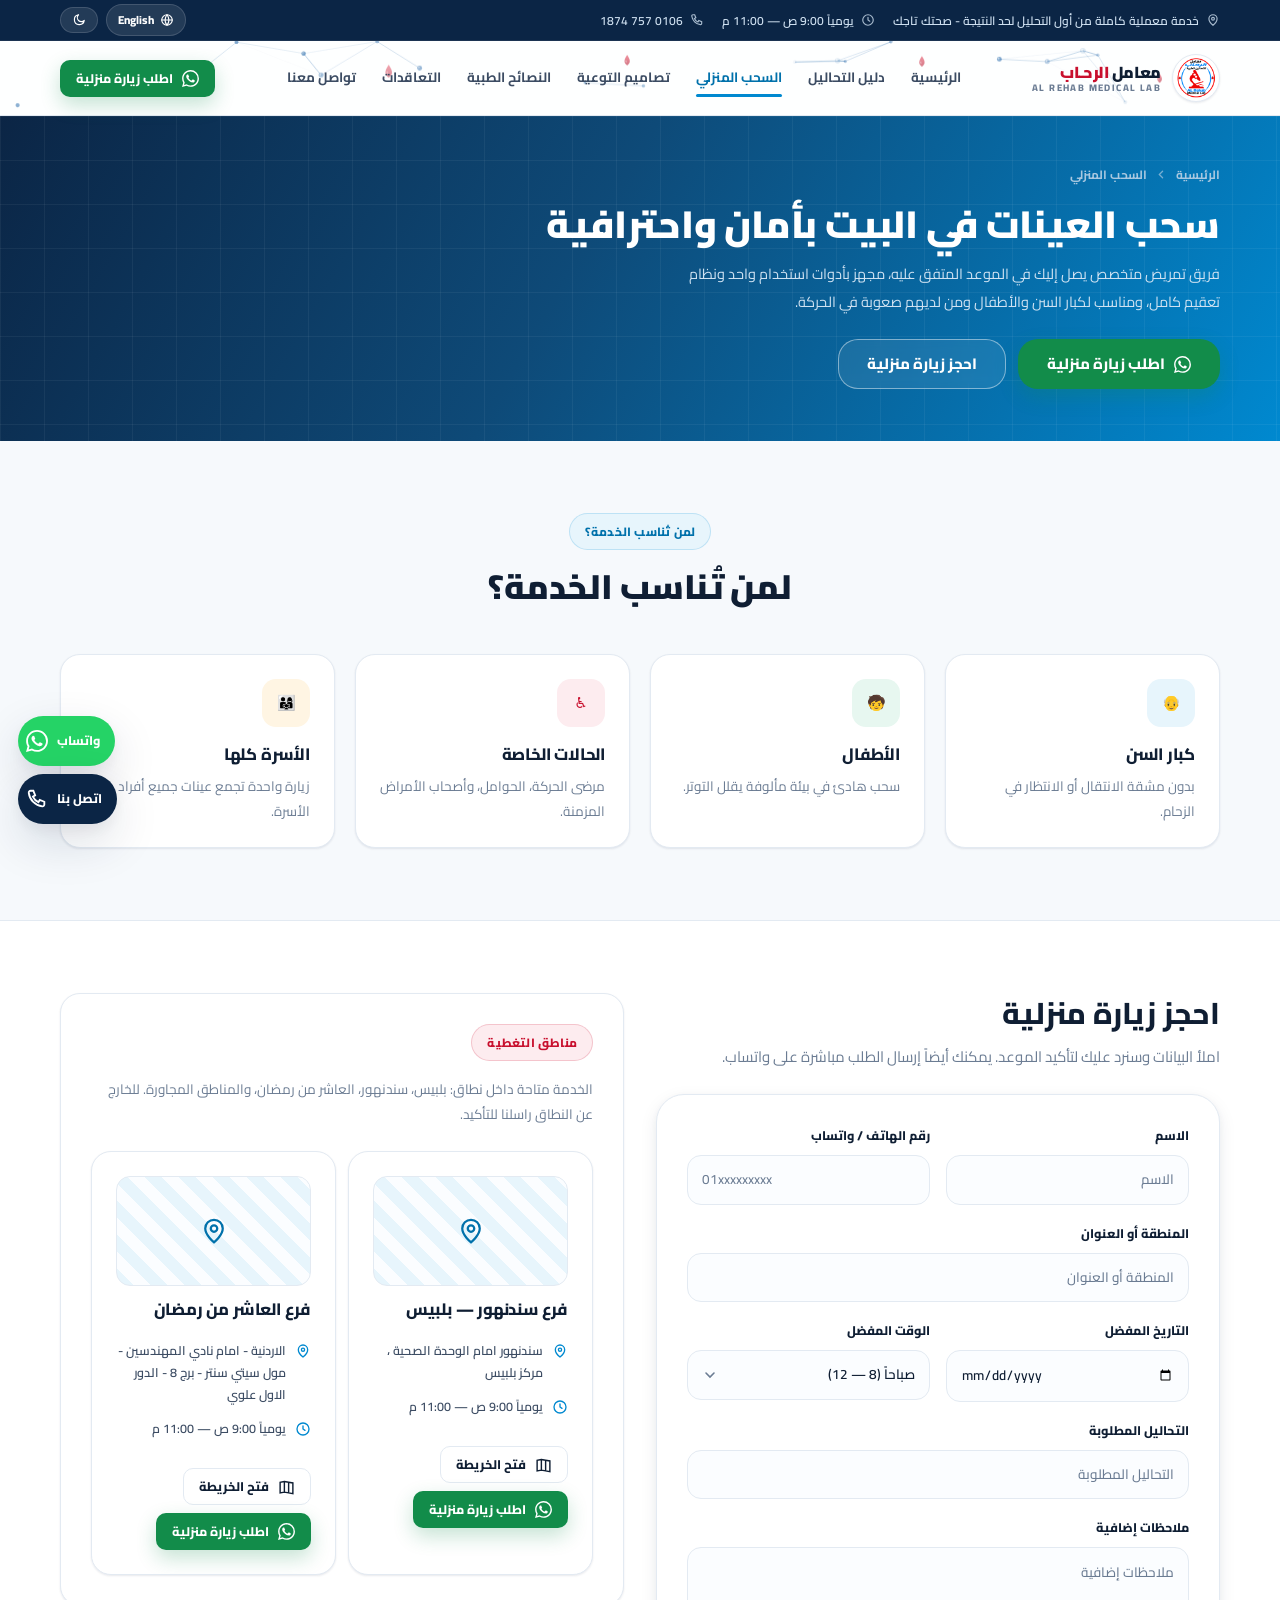
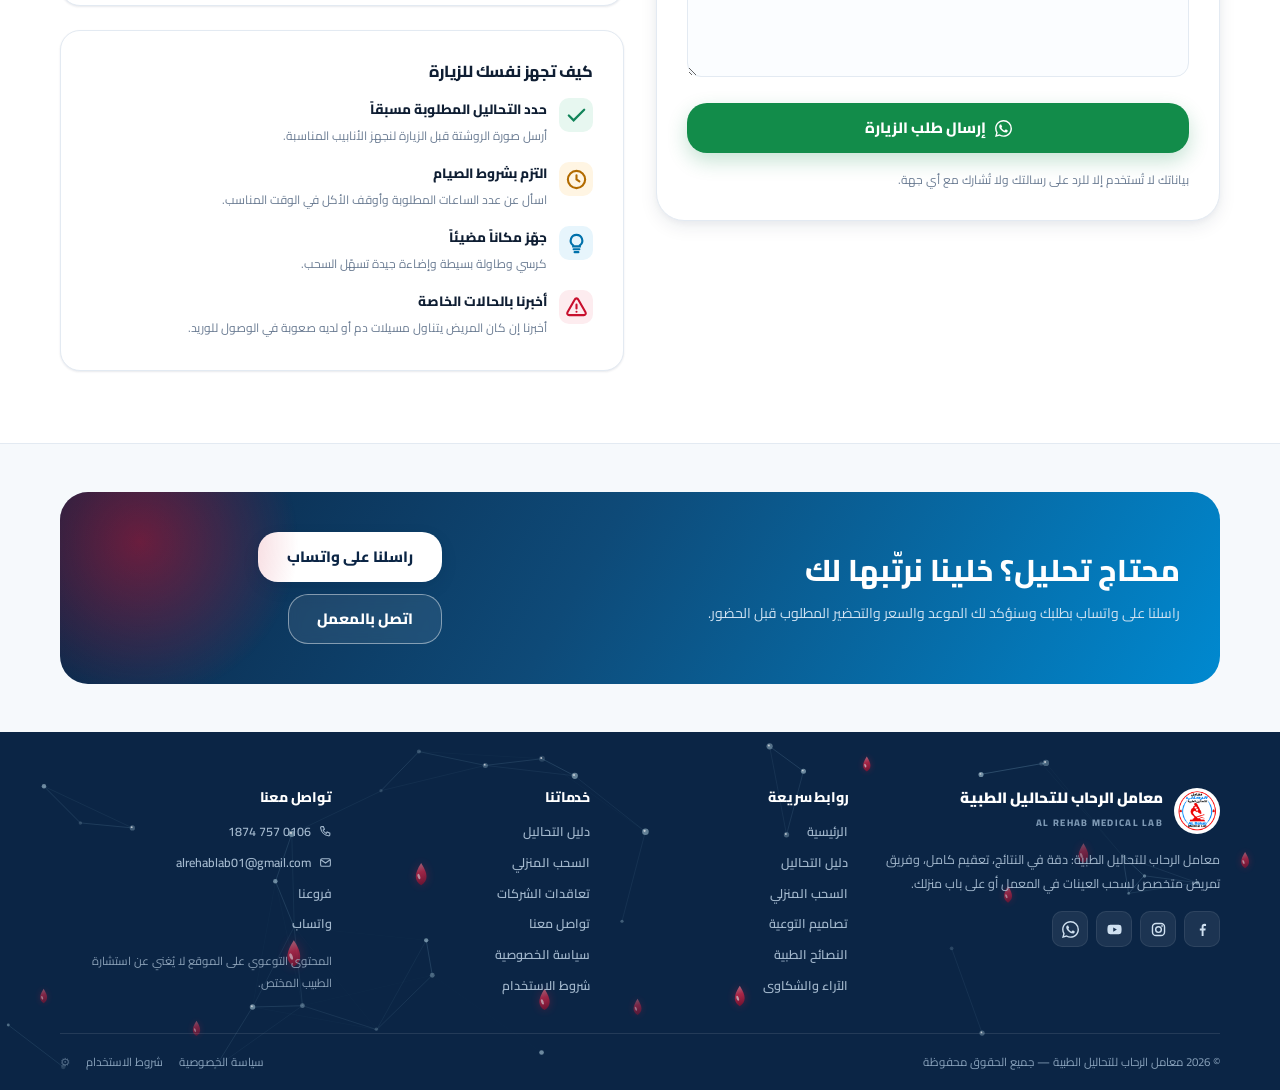
<file: home-visits.html>
<!DOCTYPE html>
<html lang="ar" dir="rtl" data-theme="light">
<head>
<meta charset="UTF-8">
<meta name="viewport" content="width=device-width, initial-scale=1">
<title>خدمة السحب المنزلي | معامل الرحاب</title>
<meta name="description" content="فريق تمريض متخصص لسحب عينات التحاليل من منزلك في بلبيس وسندنهور والعاشر من رمضان — احجز زيارة في دقائق.">
<meta name="theme-color" content="#0B2545">
<meta property="og:type" content="website">
<meta property="og:title" content="خدمة السحب المنزلي | معامل الرحاب">
<meta property="og:description" content="فريق تمريض متخصص لسحب عينات التحاليل من منزلك في بلبيس وسندنهور والعاشر من رمضان — احجز زيارة في دقائق.">
<meta property="og:image" content="assets/logo-512.png">
<meta name="twitter:card" content="summary_large_image">
<link rel="icon" type="image/png" sizes="96x96" href="assets/favicon-96.png">
<link rel="apple-touch-icon" href="assets/logo-192.png">
<link rel="canonical" href="https://al-rehab-lab.github.io/alrehab-lab-site/home-visits.html">
<link rel="preconnect" href="https://fonts.googleapis.com">
<link rel="preconnect" href="https://fonts.gstatic.com" crossorigin>
<link href="https://fonts.googleapis.com/css2?family=Cairo:wght@400;500;600;700;800;900&display=swap" rel="stylesheet">
<link rel="stylesheet" href="css/style.css">

</head>
<body data-page="visits">
<a class="skip-link" href="#main" data-i18n="common.skip">تخطَّ إلى المحتوى</a>
<!-- ============ TOP BAR ============ -->
<div class="topbar">
  <div class="container topbar__in">
    <div class="topbar__list">
      <span class="topbar__item">
        <svg viewBox="0 0 24 24" fill="none" stroke="currentColor" stroke-width="2" stroke-linecap="round"><path d="M12 21s7-5.6 7-11a7 7 0 1 0-14 0c0 5.4 7 11 7 11Z"/><circle cx="12" cy="10" r="2.4"/></svg>
        <span data-i18n="top.tagline">دقة متناهية في التشخيص.. وعناية فائقة بصحتك</span>
      </span>
      <span class="topbar__item hide-sm">
        <svg viewBox="0 0 24 24" fill="none" stroke="currentColor" stroke-width="2" stroke-linecap="round"><circle cx="12" cy="12" r="9"/><path d="M12 7.5V12l3 2"/></svg>
        <span data-i18n="common.hours">يومياً 8:00 ص — 11:00 م</span>
      </span>
      <a class="topbar__item hide-sm" data-tel href="tel:+201067571874">
        <svg viewBox="0 0 24 24" fill="none" stroke="currentColor" stroke-width="2" stroke-linecap="round"><path d="M5 3h3l2 5-2.5 1.5a12 12 0 0 0 6 6L15 13l5 2v3a2 2 0 0 1-2.2 2A17 17 0 0 1 3 5.2 2 2 0 0 1 5 3Z"/></svg>
        <span data-phone-label>0106 757 1874</span>
      </a>
    </div>
    <div class="topbar__actions">
      <button type="button" class="chip-btn" data-lang-toggle data-i18n-title="common.langLabel" aria-label="Switch language">
        <svg viewBox="0 0 24 24" fill="none" stroke="currentColor" stroke-width="2" stroke-linecap="round"><circle cx="12" cy="12" r="9"/><path d="M3 12h18M12 3a15 15 0 0 1 0 18M12 3a15 15 0 0 0 0 18"/></svg>
        <span data-lang-label>English</span>
      </button>
      <button type="button" class="chip-btn" data-theme-toggle data-i18n-title="common.themeLabel" aria-label="Dark mode">
        <span data-theme-icon aria-hidden="true"></span>
      </button>
    </div>
  </div>
</div>

<!-- ============ HEADER ============ -->
<header class="site-header">
  <div class="container header__in">
    <a class="brand" href="index.html" aria-label="AL Rehab Medical Lab">
      <span class="brand__logo"><img src="assets/logo-256.png" width="48" height="48" alt="شعار معامل الرحاب"></span>
      <span class="brand__text">
        <span class="brand__ar"><span data-i18n="brand.prefix">معامل</span> <em data-i18n="brand.name">الرحـاب</em></span>
        <span class="brand__en" data-i18n="brand.en">AL REHAB MEDICAL LAB</span>
      </span>
    </a>

    <nav class="nav" aria-label="Main">
      <a class="nav__link" data-nav="home" href="index.html" data-i18n="nav.home">الرئيسية</a>
      <a class="nav__link" data-nav="tests" href="tests.html" data-i18n="nav.tests">دليل التحاليل</a>
      <a class="nav__link" data-nav="visits" href="home-visits.html" data-i18n="nav.visits">السحب المنزلي</a>
      <a class="nav__link" data-nav="gallery" href="awareness.html" data-i18n="nav.gallery">تصاميم التوعية</a>
      <a class="nav__link" data-nav="tips" href="tips.html" data-i18n="nav.tips">النصائح الطبية</a>
      <a class="nav__link" data-nav="contracts" href="contracts.html" data-i18n="nav.contracts">التعاقدات</a>
      <a class="nav__link" data-nav="contact" href="contact.html" data-i18n="nav.contact">تواصل معنا</a>
    </nav>

    <div class="header__cta">
      <a class="btn btn--wa btn--sm" data-wa href="https://wa.me/201067571874" target="_blank" rel="noopener">
        <svg viewBox="0 0 24 24" fill="currentColor" aria-hidden="true"><path d="M17.472 14.382c-.297-.149-1.758-.867-2.03-.967-.273-.099-.471-.148-.67.15-.197.297-.767.966-.94 1.164-.173.199-.347.223-.644.075-.297-.15-1.255-.463-2.39-1.475-.883-.788-1.48-1.761-1.653-2.059-.173-.297-.018-.458.13-.606.134-.133.298-.347.446-.52.149-.174.198-.298.298-.497.099-.198.05-.371-.05-.52-.099-.149-.669-1.612-.916-2.207-.242-.579-.487-.5-.669-.51-.173-.008-.371-.01-.57-.01-.198 0-.52.074-.792.372-.272.297-1.04 1.016-1.04 2.479 0 1.462 1.065 2.875 1.213 3.074.149.198 2.096 3.2 5.077 4.487.709.306 1.262.489 1.694.625.712.227 1.36.195 1.871.118.571-.085 1.758-.719 2.006-1.413.248-.694.248-1.289.173-1.413-.074-.124-.272-.198-.57-.347m-5.421 7.403h-.004a9.87 9.87 0 0 1-5.031-1.378l-.361-.214-3.741.982.998-3.648-.235-.374a9.86 9.86 0 0 1-1.51-5.26c.001-5.45 4.436-9.884 9.888-9.884 2.64 0 5.122 1.03 6.988 2.898a9.825 9.825 0 0 1 2.893 6.994c-.003 5.45-4.437 9.884-9.885 9.884m8.413-18.297A11.815 11.815 0 0 0 12.05 0C5.495 0 .16 5.335.157 11.892c0 2.096.547 4.142 1.588 5.945L.057 24l6.305-1.654a11.882 11.882 0 0 0 5.683 1.448h.005c6.554 0 11.89-5.335 11.893-11.893a11.821 11.821 0 0 0-3.48-8.413Z"/></svg>
        <span class="btn--wa-label" data-i18n="common.bookVisit">اطلب زيارة منزلية</span>
      </a>
      <button type="button" class="icon-btn nav-toggle" id="navToggle" aria-label="القائمة" data-i18n-title="common.menu">
        <svg viewBox="0 0 24 24" fill="none" stroke="currentColor" stroke-width="2.2" stroke-linecap="round"><path d="M4 7h16M4 12h16M4 17h16"/></svg>
      </button>
    </div>
  </div>
</header>

<!-- ============ MOBILE DRAWER ============ -->
<div class="drawer" id="drawer" aria-hidden="true">
  <div class="drawer__scrim" data-drawer-close></div>
  <div class="drawer__panel" role="dialog" aria-modal="true" aria-label="القائمة">
    <div class="drawer__head">
      <a class="brand" href="index.html">
        <span class="brand__logo"><img src="assets/logo-256.png" width="40" height="40" alt=""></span>
        <span class="brand__text">
          <span class="brand__ar"><span data-i18n="brand.prefix">معامل</span> <em data-i18n="brand.name">الرحـاب</em></span>
          <span class="brand__en" data-i18n="brand.en">AL REHAB MEDICAL LAB</span>
        </span>
      </a>
      <button type="button" class="icon-btn" data-drawer-close aria-label="إغلاق">
        <svg viewBox="0 0 24 24" fill="none" stroke="currentColor" stroke-width="2.2" stroke-linecap="round"><path d="M6 6l12 12M18 6 6 18"/></svg>
      </button>
    </div>
    <a class="drawer__link" data-nav="home" href="index.html" data-i18n="nav.home">الرئيسية</a>
    <a class="drawer__link" data-nav="tests" href="tests.html" data-i18n="nav.tests">دليل التحاليل</a>
    <a class="drawer__link" data-nav="visits" href="home-visits.html" data-i18n="nav.visits">السحب المنزلي</a>
    <a class="drawer__link" data-nav="gallery" href="awareness.html" data-i18n="nav.gallery">تصاميم التوعية</a>
    <a class="drawer__link" data-nav="tips" href="tips.html" data-i18n="nav.tips">النصائح الطبية</a>
    <a class="drawer__link" data-nav="contracts" href="contracts.html" data-i18n="nav.contracts">التعاقدات</a>
    <a class="drawer__link" data-nav="contact" href="contact.html" data-i18n="nav.contact">تواصل معنا</a>
    <a class="drawer__link" data-nav="feedback" href="feedback.html" data-i18n="nav.feedback">الآراء والشكاوى</a>
    <div class="drawer__foot">
      <a class="btn btn--wa btn--block" data-wa href="https://wa.me/201067571874" target="_blank" rel="noopener">
        <svg viewBox="0 0 24 24" fill="currentColor" aria-hidden="true"><path d="M17.472 14.382c-.297-.149-1.758-.867-2.03-.967-.273-.099-.471-.148-.67.15-.197.297-.767.966-.94 1.164-.173.199-.347.223-.644.075-.297-.15-1.255-.463-2.39-1.475-.883-.788-1.48-1.761-1.653-2.059-.173-.297-.018-.458.13-.606.134-.133.298-.347.446-.52.149-.174.198-.298.298-.497.099-.198.05-.371-.05-.52-.099-.149-.669-1.612-.916-2.207-.242-.579-.487-.5-.669-.51-.173-.008-.371-.01-.57-.01-.198 0-.52.074-.792.372-.272.297-1.04 1.016-1.04 2.479 0 1.462 1.065 2.875 1.213 3.074.149.198 2.096 3.2 5.077 4.487.709.306 1.262.489 1.694.625.712.227 1.36.195 1.871.118.571-.085 1.758-.719 2.006-1.413.248-.694.248-1.289.173-1.413-.074-.124-.272-.198-.57-.347m-5.421 7.403h-.004a9.87 9.87 0 0 1-5.031-1.378l-.361-.214-3.741.982.998-3.648-.235-.374a9.86 9.86 0 0 1-1.51-5.26c.001-5.45 4.436-9.884 9.888-9.884 2.64 0 5.122 1.03 6.988 2.898a9.825 9.825 0 0 1 2.893 6.994c-.003 5.45-4.437 9.884-9.885 9.884m8.413-18.297A11.815 11.815 0 0 0 12.05 0C5.495 0 .16 5.335.157 11.892c0 2.096.547 4.142 1.588 5.945L.057 24l6.305-1.654a11.882 11.882 0 0 0 5.683 1.448h.005c6.554 0 11.89-5.335 11.893-11.893a11.821 11.821 0 0 0-3.48-8.413Z"/></svg>
        <span data-i18n="common.bookVisit">اطلب زيارة منزلية</span>
      </a>
      <a class="btn btn--ghost btn--block" data-tel href="tel:+201067571874">
        <svg viewBox="0 0 24 24" fill="none" stroke="currentColor" stroke-width="2" stroke-linecap="round"><path d="M5 3h3l2 5-2.5 1.5a12 12 0 0 0 6 6L15 13l5 2v3a2 2 0 0 1-2.2 2A17 17 0 0 1 3 5.2 2 2 0 0 1 5 3Z"/></svg>
        <span data-phone-label>0106 757 1874</span>
      </a>
    </div>
  </div>
</div>

<main id="main">
<section class="page-head">
  <div class="container page-head__in">
    <nav class="crumbs" aria-label="Breadcrumb">
      <a href="index.html" data-i18n="common.home">الرئيسية</a>
      <svg viewBox="0 0 24 24" fill="none" stroke="currentColor" stroke-width="2.4" stroke-linecap="round"><path d="M14 6l-6 6 6 6"/></svg>
      <span data-i18n="nav.visits">السحب المنزلي</span>
    </nav>
    <h1 data-i18n="visit.title" style="margin-top:14px">سحب العينات في البيت بأمان واحترافية</h1>
    <p data-i18n="visit.desc">فريق تمريض متخصص يصل إليك في الموعد المتفق عليه، مجهز بأدوات استخدام واحد ونظام تعقيم كامل، ومناسب لكبار السن والأطفال ومن لديهم صعوبة في الحركة.</p>
    <div class="flex gap-12 wrap mt-24">
      <a class="btn btn--wa btn--lg" data-wa data-wa-msg="visit.waMsg" href="https://wa.me/201067571874" target="_blank" rel="noopener">
        <svg viewBox="0 0 24 24" fill="currentColor"><path d="M17.472 14.382c-.297-.149-1.758-.867-2.03-.967-.273-.099-.471-.148-.67.15-.197.297-.767.966-.94 1.164-.173.199-.347.223-.644.075-.297-.15-1.255-.463-2.39-1.475-.883-.788-1.48-1.761-1.653-2.059-.173-.297-.018-.458.13-.606.134-.133.298-.347.446-.52.149-.174.198-.298.298-.497.099-.198.05-.371-.05-.52-.099-.149-.669-1.612-.916-2.207-.242-.579-.487-.5-.669-.51-.173-.008-.371-.01-.57-.01-.198 0-.52.074-.792.372-.272.297-1.04 1.016-1.04 2.479 0 1.462 1.065 2.875 1.213 3.074.149.198 2.096 3.2 5.077 4.487.709.306 1.262.489 1.694.625.712.227 1.36.195 1.871.118.571-.085 1.758-.719 2.006-1.413.248-.694.248-1.289.173-1.413-.074-.124-.272-.198-.57-.347m-5.421 7.403h-.004a9.87 9.87 0 0 1-5.031-1.378l-.361-.214-3.741.982.998-3.648-.235-.374a9.86 9.86 0 0 1-1.51-5.26c.001-5.45 4.436-9.884 9.888-9.884 2.64 0 5.122 1.03 6.988 2.898a9.825 9.825 0 0 1 2.893 6.994c-.003 5.45-4.437 9.884-9.885 9.884m8.413-18.297A11.815 11.815 0 0 0 12.05 0C5.495 0 .16 5.335.157 11.892c0 2.096.547 4.142 1.588 5.945L.057 24l6.305-1.654a11.882 11.882 0 0 0 5.683 1.448h.005c6.554 0 11.89-5.335 11.893-11.893a11.821 11.821 0 0 0-3.48-8.413Z"/></svg>
        <span data-i18n="common.bookVisit">اطلب زيارة منزلية</span>
      </a>
      <a class="btn btn--outline-light btn--lg" href="#book">
        <span data-i18n="visit.formTitle">احجز زيارة منزلية</span>
      </a>
    </div>
  </div>
</section>

<!-- لمن الخدمة -->
<section class="section">
  <div class="container">
    <div class="section-head" data-reveal>
      <span class="eyebrow" data-i18n="visit.whoTitle">لمن تُناسب الخدمة؟</span>
      <h2 data-i18n="visit.whoTitle">لمن تُناسب الخدمة؟</h2>
    </div>
    <div class="grid grid-4">
      <article class="card card--hover" data-reveal>
        <div class="card__icon">👴</div>
        <h3 data-i18n="visit.who1">كبار السن</h3>
        <p data-i18n="visit.who1d">بدون مشقة الانتقال أو الانتظار في الزحام.</p>
      </article>
      <article class="card card--hover" data-reveal>
        <div class="card__icon card__icon--ok">🧒</div>
        <h3 data-i18n="visit.who2">الأطفال</h3>
        <p data-i18n="visit.who2d">سحب هادئ في بيئة مألوفة يقلل التوتر.</p>
      </article>
      <article class="card card--hover" data-reveal>
        <div class="card__icon card__icon--red">♿</div>
        <h3 data-i18n="visit.who3">الحالات الخاصة</h3>
        <p data-i18n="visit.who3d">مرضى الحركة، الحوامل، وأصحاب الأمراض المزمنة.</p>
      </article>
      <article class="card card--hover" data-reveal>
        <div class="card__icon card__icon--warn">👨‍👩‍👧</div>
        <h3 data-i18n="visit.who4">الأسرة كلها</h3>
        <p data-i18n="visit.who4d">زيارة واحدة تجمع عينات جميع أفراد الأسرة.</p>
      </article>
    </div>
  </div>
</section>

<!-- الحجز + التحضير -->
<section class="section section--alt" id="book">
  <div class="container">
    <div class="grid grid-2" style="gap:32px;align-items:start">
      <div data-reveal>
        <h2 style="font-size:clamp(21px,3vw,30px);margin-bottom:10px" data-i18n="visit.formTitle">احجز زيارة منزلية</h2>
        <p class="text-muted mb-24" data-i18n="visit.formDesc">املأ البيانات وسنرد عليك لتأكيد الموعد. يمكنك أيضاً إرسال الطلب مباشرة على واتساب.</p>

        <form class="form-card" id="visitForm" novalidate>
          <div class="form-row">
            <label class="field">
              <span class="field-label" data-i18n="visit.fName">الاسم</span>
              <input class="input" type="text" name="vname" required autocomplete="name" data-i18n-ph="visit.fName" placeholder="الاسم">
            </label>
            <label class="field">
              <span class="field-label" data-i18n="visit.fPhone">رقم الهاتف / واتساب</span>
              <input class="input" type="tel" name="vphone" required autocomplete="tel" inputmode="tel" placeholder="01xxxxxxxxx" dir="ltr">
            </label>
          </div>

          <label class="field">
            <span class="field-label" data-i18n="visit.fArea">المنطقة أو العنوان</span>
            <input class="input" type="text" name="varea" data-i18n-ph="visit.fArea" placeholder="المنطقة أو العنوان">
          </label>

          <div class="form-row">
            <label class="field">
              <span class="field-label" data-i18n="visit.fDate">التاريخ المفضل</span>
              <input class="input" type="date" name="vdate">
            </label>
            <label class="field">
              <span class="field-label" data-i18n="visit.fSlot">الوقت المفضل</span>
              <select class="select" name="vslot">
                <option data-i18n="visit.slotMorning">صباحاً (8 — 12)</option>
                <option data-i18n="visit.slotAfternoon">بعد الظهر (12 — 5)</option>
                <option data-i18n="visit.slotEvening">مساءً (5 — 11)</option>
              </select>
            </label>
          </div>

          <label class="field">
            <span class="field-label" data-i18n="visit.fTests">التحاليل المطلوبة</span>
            <input class="input" type="text" name="vtests" data-i18n-ph="visit.fTests" placeholder="مثال: CBC + سكر صائم + فيتامين د">
          </label>

          <label class="field">
            <span class="field-label" data-i18n="visit.fNotes">ملاحظات إضافية</span>
            <textarea class="textarea" name="vnotes" rows="3" data-i18n-ph="visit.fNotes" placeholder="ملاحظات إضافية"></textarea>
          </label>

          <button class="btn btn--wa btn--block btn--lg" type="submit">
            <svg viewBox="0 0 24 24" fill="currentColor"><path d="M17.472 14.382c-.297-.149-1.758-.867-2.03-.967-.273-.099-.471-.148-.67.15-.197.297-.767.966-.94 1.164-.173.199-.347.223-.644.075-.297-.15-1.255-.463-2.39-1.475-.883-.788-1.48-1.761-1.653-2.059-.173-.297-.018-.458.13-.606.134-.133.298-.347.446-.52.149-.174.198-.298.298-.497.099-.198.05-.371-.05-.52-.099-.149-.669-1.612-.916-2.207-.242-.579-.487-.5-.669-.51-.173-.008-.371-.01-.57-.01-.198 0-.52.074-.792.372-.272.297-1.04 1.016-1.04 2.479 0 1.462 1.065 2.875 1.213 3.074.149.198 2.096 3.2 5.077 4.487.709.306 1.262.489 1.694.625.712.227 1.36.195 1.871.118.571-.085 1.758-.719 2.006-1.413.248-.694.248-1.289.173-1.413-.074-.124-.272-.198-.57-.347m-5.421 7.403h-.004a9.87 9.87 0 0 1-5.031-1.378l-.361-.214-3.741.982.998-3.648-.235-.374a9.86 9.86 0 0 1-1.51-5.26c.001-5.45 4.436-9.884 9.888-9.884 2.64 0 5.122 1.03 6.988 2.898a9.825 9.825 0 0 1 2.893 6.994c-.003 5.45-4.437 9.884-9.885 9.884m8.413-18.297A11.815 11.815 0 0 0 12.05 0C5.495 0 .16 5.335.157 11.892c0 2.096.547 4.142 1.588 5.945L.057 24l6.305-1.654a11.882 11.882 0 0 0 5.683 1.448h.005c6.554 0 11.89-5.335 11.893-11.893a11.821 11.821 0 0 0-3.48-8.413Z"/></svg>
            <span data-i18n="visit.submit">إرسال طلب الزيارة</span>
          </button>
          <div class="form-status" data-status role="status" aria-live="polite"></div>
          <p class="text-xs text-muted mt-16" data-i18n="contact.fbPrivacy">بياناتك لا تُستخدم إلا للرد على رسالتك ولا تُشارك مع أي جهة.</p>
        </form>
      </div>

      <div data-reveal>
        <div class="card card--pad-lg mb-24">
          <span class="eyebrow eyebrow--red" data-i18n="visit.coverTitle">مناطق التغطية</span>
          <p class="mt-16" data-i18n="visit.coverDesc">الخدمة متاحة داخل نطاق: بلبيس، سندنهور، العاشر من رمضان، والمناطق المجاورة.</p>
          <div class="grid grid-2 mt-24" data-branches style="gap:12px"></div>
        </div>

        <div class="card card--pad-lg">
          <h3 style="font-size:16px;margin-bottom:16px" data-i18n="visit.prepTitle">كيف تجهز نفسك للزيارة</h3>
          <div class="stack" style="--gap:14px">
            <div class="flex gap-12">
              <span class="card__icon card__icon--ok" style="width:34px;height:34px;border-radius:10px;margin:0;flex:none">
                <svg viewBox="0 0 24 24" width="16" height="16" fill="none" stroke="currentColor" stroke-width="2.4" stroke-linecap="round"><path d="M20 6 9 17l-5-5"/></svg>
              </span>
              <div><b style="display:block;font-size:13.5px" data-i18n="visit.prep1">حدد التحاليل المطلوبة مسبقاً</b>
                <span class="text-xs text-muted" data-i18n="visit.prep1d">أرسل صورة الروشتة قبل الزيارة لنجهز الأنابيب المناسبة.</span></div>
            </div>
            <div class="flex gap-12">
              <span class="card__icon card__icon--warn" style="width:34px;height:34px;border-radius:10px;margin:0;flex:none">
                <svg viewBox="0 0 24 24" width="16" height="16" fill="none" stroke="currentColor" stroke-width="2.2" stroke-linecap="round"><circle cx="12" cy="12" r="9"/><path d="M12 7.5V12l3 2"/></svg>
              </span>
              <div><b style="display:block;font-size:13.5px" data-i18n="visit.prep2">التزم بشروط الصيام</b>
                <span class="text-xs text-muted" data-i18n="visit.prep2d">اسأل عن عدد الساعات المطلوبة وأوقف الأكل في الوقت المناسب.</span></div>
            </div>
            <div class="flex gap-12">
              <span class="card__icon" style="width:34px;height:34px;border-radius:10px;margin:0;flex:none">
                <svg viewBox="0 0 24 24" width="16" height="16" fill="none" stroke="currentColor" stroke-width="2.2" stroke-linecap="round"><path d="M9 18h6M10 21h4M12 3a6 6 0 0 0-3.5 10.9V15h7v-1.1A6 6 0 0 0 12 3Z"/></svg>
              </span>
              <div><b style="display:block;font-size:13.5px" data-i18n="visit.prep3">جهّز مكاناً مضيئاً</b>
                <span class="text-xs text-muted" data-i18n="visit.prep3d">كرسي وطاولة بسيطة وإضاءة جيدة تسهّل السحب.</span></div>
            </div>
            <div class="flex gap-12">
              <span class="card__icon card__icon--red" style="width:34px;height:34px;border-radius:10px;margin:0;flex:none">
                <svg viewBox="0 0 24 24" width="16" height="16" fill="none" stroke="currentColor" stroke-width="2.2" stroke-linecap="round"><path d="M12 9v4M12 16.5h.01"/><path d="M10.2 3.6 2.6 17a2 2 0 0 0 1.7 3h15.4a2 2 0 0 0 1.7-3L13.8 3.6a2 2 0 0 0-3.6 0Z"/></svg>
              </span>
              <div><b style="display:block;font-size:13.5px" data-i18n="visit.prep4">أخبرنا بالحالات الخاصة</b>
                <span class="text-xs text-muted" data-i18n="visit.prep4d">أخبرنا إن كان المريض يتناول مسيلات دم أو لديه صعوبة في الوصول للوريد.</span></div>
            </div>
          </div>
        </div>
      </div>
    </div>
  </div>
</section>

<section class="section section--tight">
  <div class="container">
    <div class="cta-band cta-band--split" data-reveal>
      <div>
        <h2 data-i18n="cta.title">محتاج تحليل؟ خلينا نرتّبها لك</h2>
        <p data-i18n="cta.desc">راسلنا على واتساب بطلبك وسنؤكد لك الموعد والسعر والتحضير المطلوب قبل الحضور.</p>
      </div>
      <div class="flex gap-12 wrap">
        <a class="btn btn--light btn--lg" data-wa href="https://wa.me/201067571874" target="_blank" rel="noopener">
          <span data-i18n="cta.wa">راسلنا على واتساب</span>
        </a>
        <a class="btn btn--outline-light btn--lg" data-tel href="tel:+201067571874">
          <span data-i18n="cta.call">اتصل بالمعمل</span>
        </a>
      </div>
    </div>
  </div>
</section>

</main>
<!-- ============ FOOTER ============ -->
<footer class="site-footer footer">
  <div class="container">
    <div class="footer__grid">
      <div>
        <div class="footer__brand">
          <img src="assets/logo-256.png" width="46" height="46" alt="شعار معامل الرحاب">
          <div>
            <b data-i18n="brand.full">معامل الرحاب للتحاليل الطبية</b>
            <span data-i18n="brand.en">AL REHAB MEDICAL LAB</span>
          </div>
        </div>
        <p data-i18n="footer.desc">معامل الرحاب للتحاليل الطبية: دقة في النتائج، تعقيم كامل، وفريق تمريض متخصص لسحب العينات في المعمل أو على باب منزلك.</p>
        <div class="socials">
          <a href="https://www.facebook.com/1alrehablab/" target="_blank" rel="noopener" aria-label="Facebook">
            <svg viewBox="0 0 24 24" fill="currentColor"><path d="M13.5 21v-7.5h2.6l.4-3h-3V8.6c0-.9.2-1.5 1.5-1.5H17V4.4A20 20 0 0 0 14.7 4c-2.3 0-3.9 1.4-3.9 4v2.5H8.2v3h2.6V21h2.7Z"/></svg>
          </a>
          <a href="https://www.instagram.com/al_rehab_lab" target="_blank" rel="noopener" aria-label="Instagram">
            <svg viewBox="0 0 24 24" fill="none" stroke="currentColor" stroke-width="2"><rect x="3.5" y="3.5" width="17" height="17" rx="5"/><circle cx="12" cy="12" r="4"/><circle cx="17" cy="7" r="1.2" fill="currentColor" stroke="none"/></svg>
          </a>
          <a href="https://www.youtube.com/@1alrehablab" target="_blank" rel="noopener" aria-label="YouTube">
            <svg viewBox="0 0 24 24" fill="currentColor"><path d="M21.6 7.6a2.6 2.6 0 0 0-1.8-1.8C18.2 5.4 12 5.4 12 5.4s-6.2 0-7.8.4a2.6 2.6 0 0 0-1.8 1.8A27 27 0 0 0 2 12a27 27 0 0 0 .4 4.4 2.6 2.6 0 0 0 1.8 1.8c1.6.4 7.8.4 7.8.4s6.2 0 7.8-.4a2.6 2.6 0 0 0 1.8-1.8A27 27 0 0 0 22 12a27 27 0 0 0-.4-4.4ZM10.2 15V9l5.2 3-5.2 3Z"/></svg>
          </a>
          <a data-wa href="https://wa.me/201067571874" target="_blank" rel="noopener" aria-label="WhatsApp">
            <svg viewBox="0 0 24 24" fill="currentColor"><path d="M17.472 14.382c-.297-.149-1.758-.867-2.03-.967-.273-.099-.471-.148-.67.15-.197.297-.767.966-.94 1.164-.173.199-.347.223-.644.075-.297-.15-1.255-.463-2.39-1.475-.883-.788-1.48-1.761-1.653-2.059-.173-.297-.018-.458.13-.606.134-.133.298-.347.446-.52.149-.174.198-.298.298-.497.099-.198.05-.371-.05-.52-.099-.149-.669-1.612-.916-2.207-.242-.579-.487-.5-.669-.51-.173-.008-.371-.01-.57-.01-.198 0-.52.074-.792.372-.272.297-1.04 1.016-1.04 2.479 0 1.462 1.065 2.875 1.213 3.074.149.198 2.096 3.2 5.077 4.487.709.306 1.262.489 1.694.625.712.227 1.36.195 1.871.118.571-.085 1.758-.719 2.006-1.413.248-.694.248-1.289.173-1.413-.074-.124-.272-.198-.57-.347m-5.421 7.403h-.004a9.87 9.87 0 0 1-5.031-1.378l-.361-.214-3.741.982.998-3.648-.235-.374a9.86 9.86 0 0 1-1.51-5.26c.001-5.45 4.436-9.884 9.888-9.884 2.64 0 5.122 1.03 6.988 2.898a9.825 9.825 0 0 1 2.893 6.994c-.003 5.45-4.437 9.884-9.885 9.884m8.413-18.297A11.815 11.815 0 0 0 12.05 0C5.495 0 .16 5.335.157 11.892c0 2.096.547 4.142 1.588 5.945L.057 24l6.305-1.654a11.882 11.882 0 0 0 5.683 1.448h.005c6.554 0 11.89-5.335 11.893-11.893a11.821 11.821 0 0 0-3.48-8.413Z"/></svg>
          </a>
        </div>
      </div>

      <div>
        <h4 data-i18n="footer.quick">روابط سريعة</h4>
        <div class="footer__links">
          <a href="index.html" data-i18n="nav.home">الرئيسية</a>
          <a href="tests.html" data-i18n="nav.tests">دليل التحاليل</a>
          <a href="home-visits.html" data-i18n="nav.visits">السحب المنزلي</a>
          <a href="awareness.html" data-i18n="nav.gallery">تصاميم التوعية</a>
          <a href="tips.html" data-i18n="nav.tips">النصائح الطبية</a>
          <a href="feedback.html" data-i18n="nav.feedback">الآراء والشكاوى</a>
        </div>
      </div>

      <div>
        <h4 data-i18n="footer.services">خدماتنا</h4>
        <div class="footer__links">
          <a href="tests.html" data-i18n="footer.testsDir">دليل التحاليل</a>
          <a href="home-visits.html" data-i18n="footer.visitSvc">السحب المنزلي</a>
          <a href="contracts.html" data-i18n="footer.corp">تعاقدات الشركات</a>
          <a href="contact.html" data-i18n="nav.contact">تواصل معنا</a>
          <a href="privacy.html" data-i18n="footer.privacy">سياسة الخصوصية</a>
          <a href="terms.html" data-i18n="footer.terms">شروط الاستخدام</a>
        </div>
      </div>

      <div>
        <h4 data-i18n="footer.contact">تواصل معنا</h4>
        <div class="footer__links">
          <a data-tel href="tel:+201067571874">
            <svg viewBox="0 0 24 24" width="13" height="13" fill="none" stroke="currentColor" stroke-width="2" style="display:inline;vertical-align:-2px;margin-inline-end:5px"><path d="M5 3h3l2 5-2.5 1.5a12 12 0 0 0 6 6L15 13l5 2v3a2 2 0 0 1-2.2 2A17 17 0 0 1 3 5.2 2 2 0 0 1 5 3Z"/></svg>
            <span data-phone-label>0106 757 1874</span>
          </a>
          <a data-mail href="mailto:info@alrehablab.com">
            <svg viewBox="0 0 24 24" width="13" height="13" fill="none" stroke="currentColor" stroke-width="2" style="display:inline;vertical-align:-2px;margin-inline-end:5px"><rect x="3" y="5" width="18" height="14" rx="2.5"/><path d="m3.5 7 8.5 6 8.5-6"/></svg>
            <span data-email-label>info@alrehablab.com</span>
          </a>
          <a href="contact.html#branches" data-i18n="contact.branchesTitle">فروعنا</a>
          <a data-wa href="https://wa.me/201067571874" target="_blank" rel="noopener" data-i18n="common.whatsapp">واتساب</a>
        </div>
        <p class="text-xs mt-16" data-i18n="footer.disclaimer" style="font-size:11.5px;opacity:.85">المحتوى التوعوي على الموقع لا يُغني عن استشارة الطبيب المختص.</p>
      </div>
    </div>

    <div class="footer__bottom">
      <span>© <span data-year>2026</span> <span data-i18n="brand.full">معامل الرحاب للتحاليل الطبية</span> — <span data-i18n="footer.rights">جميع الحقوق محفوظة</span></span>
      <span class="flex gap-16 wrap">
        <a href="privacy.html" data-i18n="footer.privacy">سياسة الخصوصية</a>
        <a href="terms.html" data-i18n="footer.terms">شروط الاستخدام</a>
        <a href="admin.html" aria-label="لوحة التحكم" title="لوحة التحكم" rel="nofollow" style="opacity:.55">⚙︎</a>
      </span>
    </div>
  </div>
</footer>

<!-- floating actions -->
<div class="float-bar">
  <a class="fab fab--wa" data-wa href="https://wa.me/201067571874" target="_blank" rel="noopener" aria-label="WhatsApp">
    <svg viewBox="0 0 24 24" fill="currentColor" aria-hidden="true"><path d="M17.472 14.382c-.297-.149-1.758-.867-2.03-.967-.273-.099-.471-.148-.67.15-.197.297-.767.966-.94 1.164-.173.199-.347.223-.644.075-.297-.15-1.255-.463-2.39-1.475-.883-.788-1.48-1.761-1.653-2.059-.173-.297-.018-.458.13-.606.134-.133.298-.347.446-.52.149-.174.198-.298.298-.497.099-.198.05-.371-.05-.52-.099-.149-.669-1.612-.916-2.207-.242-.579-.487-.5-.669-.51-.173-.008-.371-.01-.57-.01-.198 0-.52.074-.792.372-.272.297-1.04 1.016-1.04 2.479 0 1.462 1.065 2.875 1.213 3.074.149.198 2.096 3.2 5.077 4.487.709.306 1.262.489 1.694.625.712.227 1.36.195 1.871.118.571-.085 1.758-.719 2.006-1.413.248-.694.248-1.289.173-1.413-.074-.124-.272-.198-.57-.347m-5.421 7.403h-.004a9.87 9.87 0 0 1-5.031-1.378l-.361-.214-3.741.982.998-3.648-.235-.374a9.86 9.86 0 0 1-1.51-5.26c.001-5.45 4.436-9.884 9.888-9.884 2.64 0 5.122 1.03 6.988 2.898a9.825 9.825 0 0 1 2.893 6.994c-.003 5.45-4.437 9.884-9.885 9.884m8.413-18.297A11.815 11.815 0 0 0 12.05 0C5.495 0 .16 5.335.157 11.892c0 2.096.547 4.142 1.588 5.945L.057 24l6.305-1.654a11.882 11.882 0 0 0 5.683 1.448h.005c6.554 0 11.89-5.335 11.893-11.893a11.821 11.821 0 0 0-3.48-8.413Z"/></svg>
    <span data-i18n="common.whatsapp">واتساب</span>
  </a>
  <a class="fab fab--call" data-tel href="tel:+201067571874" aria-label="اتصل بنا">
    <svg viewBox="0 0 24 24" fill="none" stroke="currentColor" stroke-width="2" stroke-linecap="round" aria-hidden="true"><path d="M5 3h3l2 5-2.5 1.5a12 12 0 0 0 6 6L15 13l5 2v3a2 2 0 0 1-2.2 2A17 17 0 0 1 3 5.2 2 2 0 0 1 5 3Z"/></svg>
    <span data-i18n="common.callNow">اتصل بنا</span>
  </a>
  <button type="button" class="fab fab--top" aria-label="أعلى الصفحة" data-i18n-title="common.top">
    <svg viewBox="0 0 24 24" fill="none" stroke="currentColor" stroke-width="2.2" stroke-linecap="round" aria-hidden="true"><path d="M12 19V5M6 11l6-6 6 6"/></svg>
  </button>
</div>

<script src="js/data.js"></script>
<script src="js/i18n.js"></script>
<script src="js/content.js"></script>
<script src="js/app.js"></script>

</body>
</html>
</file>
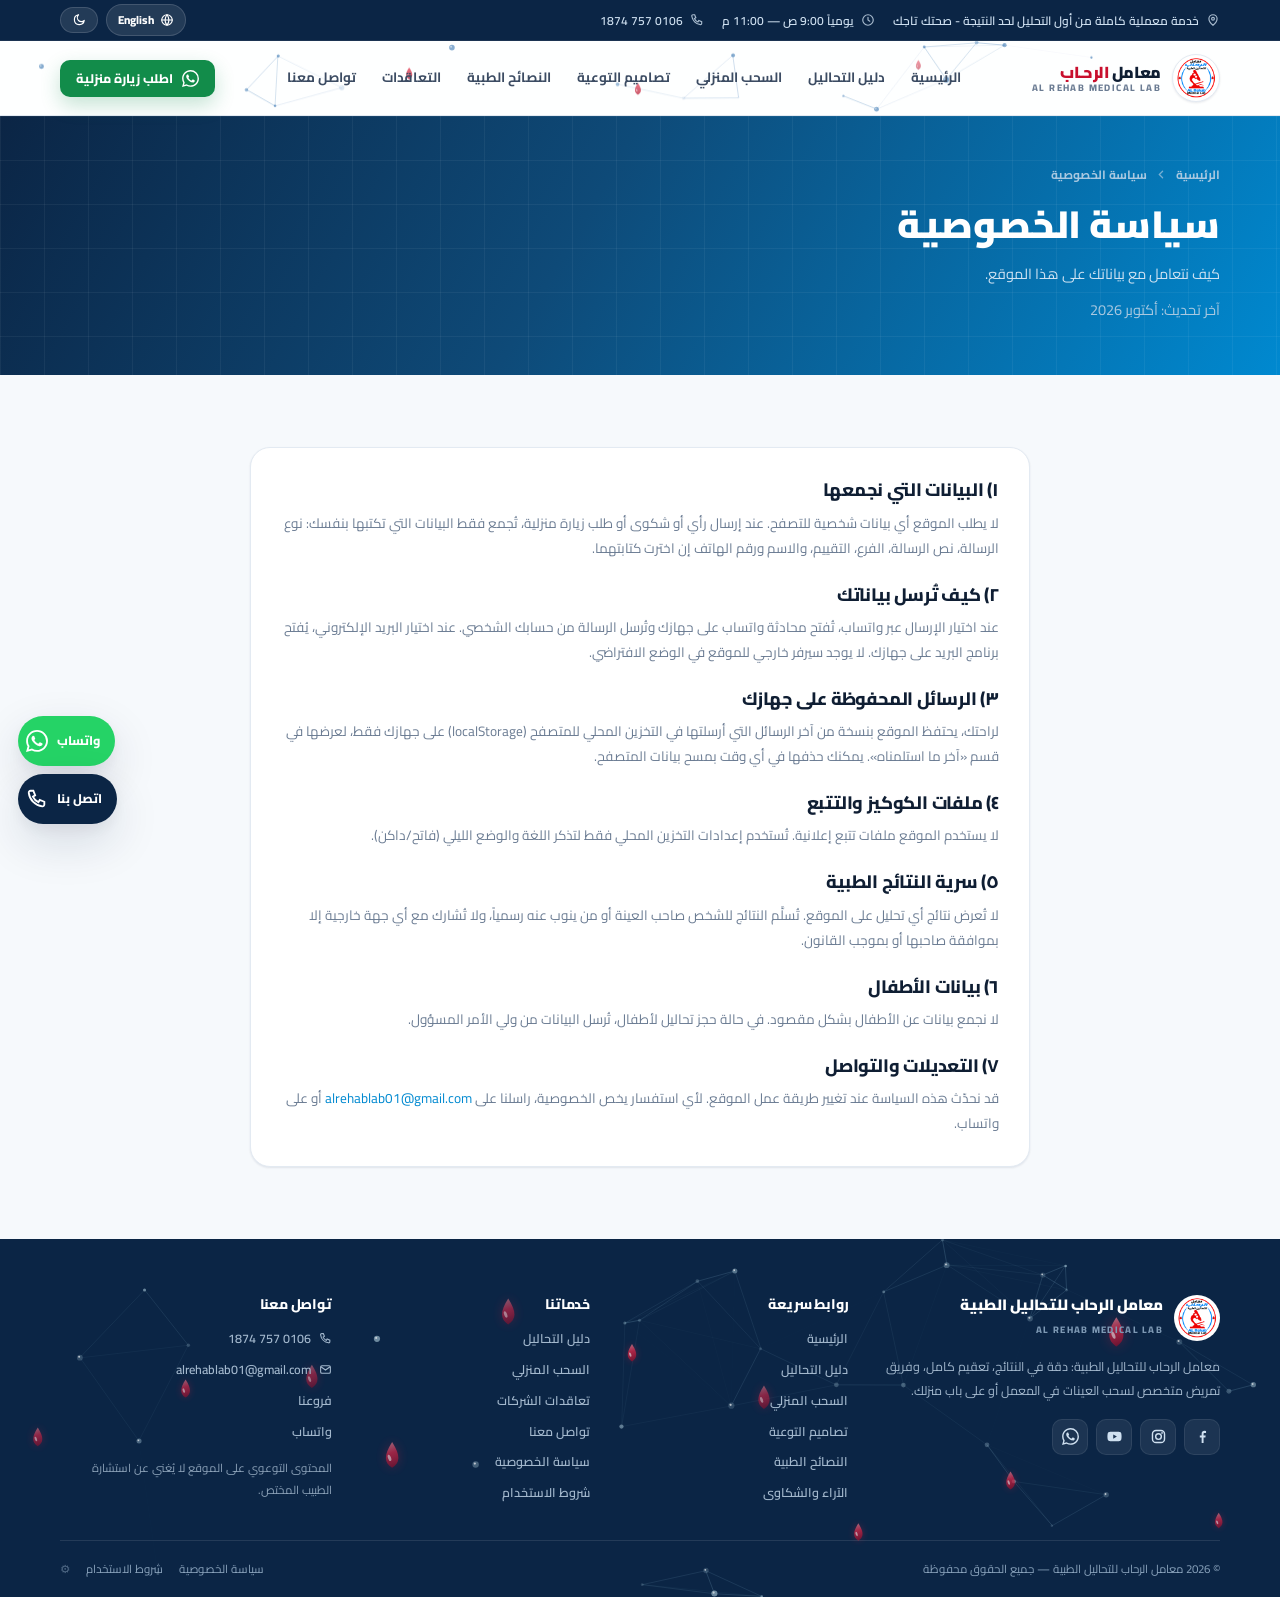
<file: privacy.html>
<!DOCTYPE html>
<html lang="ar" dir="rtl" data-theme="light">
<head>
<meta charset="UTF-8">
<meta name="viewport" content="width=device-width, initial-scale=1">
<title>سياسة الخصوصية | معامل الرحاب</title>
<meta name="description" content="كيف يتعامل موقع معامل الرحاب للتحاليل الطبية مع بياناتك ومعلوماتك الشخصية.">
<meta name="theme-color" content="#0B2545">
<meta property="og:type" content="website">
<meta property="og:title" content="سياسة الخصوصية | معامل الرحاب">
<meta property="og:description" content="كيف يتعامل موقع معامل الرحاب للتحاليل الطبية مع بياناتك ومعلوماتك الشخصية.">
<meta property="og:image" content="assets/logo-512.png">
<meta name="twitter:card" content="summary_large_image">
<link rel="icon" type="image/png" sizes="96x96" href="assets/favicon-96.png">
<link rel="apple-touch-icon" href="assets/logo-192.png">
<link rel="canonical" href="https://al-rehab-lab.github.io/alrehab-lab-site/privacy.html">
<link rel="preconnect" href="https://fonts.googleapis.com">
<link rel="preconnect" href="https://fonts.gstatic.com" crossorigin>
<link href="https://fonts.googleapis.com/css2?family=Cairo:wght@400;500;600;700;800;900&display=swap" rel="stylesheet">
<link rel="stylesheet" href="css/style.css">

</head>
<body data-page="privacy">
<a class="skip-link" href="#main" data-i18n="common.skip">تخطَّ إلى المحتوى</a>
<!-- ============ TOP BAR ============ -->
<div class="topbar">
  <div class="container topbar__in">
    <div class="topbar__list">
      <span class="topbar__item">
        <svg viewBox="0 0 24 24" fill="none" stroke="currentColor" stroke-width="2" stroke-linecap="round"><path d="M12 21s7-5.6 7-11a7 7 0 1 0-14 0c0 5.4 7 11 7 11Z"/><circle cx="12" cy="10" r="2.4"/></svg>
        <span data-i18n="top.tagline">دقة متناهية في التشخيص.. وعناية فائقة بصحتك</span>
      </span>
      <span class="topbar__item hide-sm">
        <svg viewBox="0 0 24 24" fill="none" stroke="currentColor" stroke-width="2" stroke-linecap="round"><circle cx="12" cy="12" r="9"/><path d="M12 7.5V12l3 2"/></svg>
        <span data-i18n="common.hours">يومياً 8:00 ص — 11:00 م</span>
      </span>
      <a class="topbar__item hide-sm" data-tel href="tel:+201067571874">
        <svg viewBox="0 0 24 24" fill="none" stroke="currentColor" stroke-width="2" stroke-linecap="round"><path d="M5 3h3l2 5-2.5 1.5a12 12 0 0 0 6 6L15 13l5 2v3a2 2 0 0 1-2.2 2A17 17 0 0 1 3 5.2 2 2 0 0 1 5 3Z"/></svg>
        <span data-phone-label>0106 757 1874</span>
      </a>
    </div>
    <div class="topbar__actions">
      <button type="button" class="chip-btn" data-lang-toggle data-i18n-title="common.langLabel" aria-label="Switch language">
        <svg viewBox="0 0 24 24" fill="none" stroke="currentColor" stroke-width="2" stroke-linecap="round"><circle cx="12" cy="12" r="9"/><path d="M3 12h18M12 3a15 15 0 0 1 0 18M12 3a15 15 0 0 0 0 18"/></svg>
        <span data-lang-label>English</span>
      </button>
      <button type="button" class="chip-btn" data-theme-toggle data-i18n-title="common.themeLabel" aria-label="Dark mode">
        <span data-theme-icon aria-hidden="true"></span>
      </button>
    </div>
  </div>
</div>

<!-- ============ HEADER ============ -->
<header class="site-header">
  <div class="container header__in">
    <a class="brand" href="index.html" aria-label="AL Rehab Medical Lab">
      <span class="brand__logo"><img src="assets/logo-256.png" width="48" height="48" alt="شعار معامل الرحاب"></span>
      <span class="brand__text">
        <span class="brand__ar"><span data-i18n="brand.prefix">معامل</span> <em data-i18n="brand.name">الرحـاب</em></span>
        <span class="brand__en" data-i18n="brand.en">AL REHAB MEDICAL LAB</span>
      </span>
    </a>

    <nav class="nav" aria-label="Main">
      <a class="nav__link" data-nav="home" href="index.html" data-i18n="nav.home">الرئيسية</a>
      <a class="nav__link" data-nav="tests" href="tests.html" data-i18n="nav.tests">دليل التحاليل</a>
      <a class="nav__link" data-nav="visits" href="home-visits.html" data-i18n="nav.visits">السحب المنزلي</a>
      <a class="nav__link" data-nav="gallery" href="awareness.html" data-i18n="nav.gallery">تصاميم التوعية</a>
      <a class="nav__link" data-nav="tips" href="tips.html" data-i18n="nav.tips">النصائح الطبية</a>
      <a class="nav__link" data-nav="contracts" href="contracts.html" data-i18n="nav.contracts">التعاقدات</a>
      <a class="nav__link" data-nav="contact" href="contact.html" data-i18n="nav.contact">تواصل معنا</a>
    </nav>

    <div class="header__cta">
      <a class="btn btn--wa btn--sm" data-wa href="https://wa.me/201067571874" target="_blank" rel="noopener">
        <svg viewBox="0 0 24 24" fill="currentColor" aria-hidden="true"><path d="M17.472 14.382c-.297-.149-1.758-.867-2.03-.967-.273-.099-.471-.148-.67.15-.197.297-.767.966-.94 1.164-.173.199-.347.223-.644.075-.297-.15-1.255-.463-2.39-1.475-.883-.788-1.48-1.761-1.653-2.059-.173-.297-.018-.458.13-.606.134-.133.298-.347.446-.52.149-.174.198-.298.298-.497.099-.198.05-.371-.05-.52-.099-.149-.669-1.612-.916-2.207-.242-.579-.487-.5-.669-.51-.173-.008-.371-.01-.57-.01-.198 0-.52.074-.792.372-.272.297-1.04 1.016-1.04 2.479 0 1.462 1.065 2.875 1.213 3.074.149.198 2.096 3.2 5.077 4.487.709.306 1.262.489 1.694.625.712.227 1.36.195 1.871.118.571-.085 1.758-.719 2.006-1.413.248-.694.248-1.289.173-1.413-.074-.124-.272-.198-.57-.347m-5.421 7.403h-.004a9.87 9.87 0 0 1-5.031-1.378l-.361-.214-3.741.982.998-3.648-.235-.374a9.86 9.86 0 0 1-1.51-5.26c.001-5.45 4.436-9.884 9.888-9.884 2.64 0 5.122 1.03 6.988 2.898a9.825 9.825 0 0 1 2.893 6.994c-.003 5.45-4.437 9.884-9.885 9.884m8.413-18.297A11.815 11.815 0 0 0 12.05 0C5.495 0 .16 5.335.157 11.892c0 2.096.547 4.142 1.588 5.945L.057 24l6.305-1.654a11.882 11.882 0 0 0 5.683 1.448h.005c6.554 0 11.89-5.335 11.893-11.893a11.821 11.821 0 0 0-3.48-8.413Z"/></svg>
        <span class="btn--wa-label" data-i18n="common.bookVisit">اطلب زيارة منزلية</span>
      </a>
      <button type="button" class="icon-btn nav-toggle" id="navToggle" aria-label="القائمة" data-i18n-title="common.menu">
        <svg viewBox="0 0 24 24" fill="none" stroke="currentColor" stroke-width="2.2" stroke-linecap="round"><path d="M4 7h16M4 12h16M4 17h16"/></svg>
      </button>
    </div>
  </div>
</header>

<!-- ============ MOBILE DRAWER ============ -->
<div class="drawer" id="drawer" aria-hidden="true">
  <div class="drawer__scrim" data-drawer-close></div>
  <div class="drawer__panel" role="dialog" aria-modal="true" aria-label="القائمة">
    <div class="drawer__head">
      <a class="brand" href="index.html">
        <span class="brand__logo"><img src="assets/logo-256.png" width="40" height="40" alt=""></span>
        <span class="brand__text">
          <span class="brand__ar"><span data-i18n="brand.prefix">معامل</span> <em data-i18n="brand.name">الرحـاب</em></span>
          <span class="brand__en" data-i18n="brand.en">AL REHAB MEDICAL LAB</span>
        </span>
      </a>
      <button type="button" class="icon-btn" data-drawer-close aria-label="إغلاق">
        <svg viewBox="0 0 24 24" fill="none" stroke="currentColor" stroke-width="2.2" stroke-linecap="round"><path d="M6 6l12 12M18 6 6 18"/></svg>
      </button>
    </div>
    <a class="drawer__link" data-nav="home" href="index.html" data-i18n="nav.home">الرئيسية</a>
    <a class="drawer__link" data-nav="tests" href="tests.html" data-i18n="nav.tests">دليل التحاليل</a>
    <a class="drawer__link" data-nav="visits" href="home-visits.html" data-i18n="nav.visits">السحب المنزلي</a>
    <a class="drawer__link" data-nav="gallery" href="awareness.html" data-i18n="nav.gallery">تصاميم التوعية</a>
    <a class="drawer__link" data-nav="tips" href="tips.html" data-i18n="nav.tips">النصائح الطبية</a>
    <a class="drawer__link" data-nav="contracts" href="contracts.html" data-i18n="nav.contracts">التعاقدات</a>
    <a class="drawer__link" data-nav="contact" href="contact.html" data-i18n="nav.contact">تواصل معنا</a>
    <a class="drawer__link" data-nav="feedback" href="feedback.html" data-i18n="nav.feedback">الآراء والشكاوى</a>
    <div class="drawer__foot">
      <a class="btn btn--wa btn--block" data-wa href="https://wa.me/201067571874" target="_blank" rel="noopener">
        <svg viewBox="0 0 24 24" fill="currentColor" aria-hidden="true"><path d="M17.472 14.382c-.297-.149-1.758-.867-2.03-.967-.273-.099-.471-.148-.67.15-.197.297-.767.966-.94 1.164-.173.199-.347.223-.644.075-.297-.15-1.255-.463-2.39-1.475-.883-.788-1.48-1.761-1.653-2.059-.173-.297-.018-.458.13-.606.134-.133.298-.347.446-.52.149-.174.198-.298.298-.497.099-.198.05-.371-.05-.52-.099-.149-.669-1.612-.916-2.207-.242-.579-.487-.5-.669-.51-.173-.008-.371-.01-.57-.01-.198 0-.52.074-.792.372-.272.297-1.04 1.016-1.04 2.479 0 1.462 1.065 2.875 1.213 3.074.149.198 2.096 3.2 5.077 4.487.709.306 1.262.489 1.694.625.712.227 1.36.195 1.871.118.571-.085 1.758-.719 2.006-1.413.248-.694.248-1.289.173-1.413-.074-.124-.272-.198-.57-.347m-5.421 7.403h-.004a9.87 9.87 0 0 1-5.031-1.378l-.361-.214-3.741.982.998-3.648-.235-.374a9.86 9.86 0 0 1-1.51-5.26c.001-5.45 4.436-9.884 9.888-9.884 2.64 0 5.122 1.03 6.988 2.898a9.825 9.825 0 0 1 2.893 6.994c-.003 5.45-4.437 9.884-9.885 9.884m8.413-18.297A11.815 11.815 0 0 0 12.05 0C5.495 0 .16 5.335.157 11.892c0 2.096.547 4.142 1.588 5.945L.057 24l6.305-1.654a11.882 11.882 0 0 0 5.683 1.448h.005c6.554 0 11.89-5.335 11.893-11.893a11.821 11.821 0 0 0-3.48-8.413Z"/></svg>
        <span data-i18n="common.bookVisit">اطلب زيارة منزلية</span>
      </a>
      <a class="btn btn--ghost btn--block" data-tel href="tel:+201067571874">
        <svg viewBox="0 0 24 24" fill="none" stroke="currentColor" stroke-width="2" stroke-linecap="round"><path d="M5 3h3l2 5-2.5 1.5a12 12 0 0 0 6 6L15 13l5 2v3a2 2 0 0 1-2.2 2A17 17 0 0 1 3 5.2 2 2 0 0 1 5 3Z"/></svg>
        <span data-phone-label>0106 757 1874</span>
      </a>
    </div>
  </div>
</div>

<main id="main">
<section class="page-head">
  <div class="container page-head__in">
    <nav class="crumbs" aria-label="Breadcrumb">
      <a href="index.html" data-i18n="common.home">الرئيسية</a>
      <svg viewBox="0 0 24 24" fill="none" stroke="currentColor" stroke-width="2.4" stroke-linecap="round"><path d="M14 6l-6 6 6 6"/></svg>
      <span data-i18n="privacy.title">سياسة الخصوصية</span>
    </nav>
    <h1 data-i18n="privacy.title" style="margin-top:14px">سياسة الخصوصية</h1>
    <p data-i18n="privacy.desc">كيف نتعامل مع بياناتك على هذا الموقع.</p>
    <p class="text-xs mt-8" style="color:#A9C8E0" data-i18n="legal.updated">آخر تحديث: أكتوبر 2026</p>
  </div>
</section>

<section class="section">
  <div class="container" style="max-width:820px">
    <div class="card card--pad-lg stack" style="--gap:22px">
      <div>
        <h2 style="font-size:18px;margin-bottom:8px">١) البيانات التي نجمعها</h2>
        <p>لا يطلب الموقع أي بيانات شخصية للتصفح. عند إرسال رأي أو شكوى أو طلب زيارة منزلية، تُجمع فقط البيانات التي تكتبها بنفسك: نوع الرسالة، نص الرسالة، الفرع، التقييم، والاسم ورقم الهاتف إن اخترت كتابتهما.</p>
      </div>
      <div>
        <h2 style="font-size:18px;margin-bottom:8px">٢) كيف تُرسل بياناتك</h2>
        <p>عند اختيار الإرسال عبر واتساب، تُفتح محادثة واتساب على جهازك وتُرسل الرسالة من حسابك الشخصي. عند اختيار البريد الإلكتروني، يُفتح برنامج البريد على جهازك. لا يوجد سيرفر خارجي للموقع في الوضع الافتراضي.</p>
      </div>
      <div>
        <h2 style="font-size:18px;margin-bottom:8px">٣) الرسائل المحفوظة على جهازك</h2>
        <p>لراحتك، يحتفظ الموقع بنسخة من آخر الرسائل التي أرسلتها في التخزين المحلي للمتصفح (localStorage) على جهازك فقط، لعرضها في قسم «آخر ما استلمناه». يمكنك حذفها في أي وقت بمسح بيانات المتصفح.</p>
      </div>
      <div>
        <h2 style="font-size:18px;margin-bottom:8px">٤) ملفات الكوكيز والتتبع</h2>
        <p>لا يستخدم الموقع ملفات تتبع إعلانية. تُستخدم إعدادات التخزين المحلي فقط لتذكر اللغة والوضع الليلي (فاتح/داكن).</p>
      </div>
      <div>
        <h2 style="font-size:18px;margin-bottom:8px">٥) سرية النتائج الطبية</h2>
        <p>لا تُعرض نتائج أي تحليل على الموقع. تُسلَّم النتائج للشخص صاحب العينة أو من ينوب عنه رسمياً، ولا تُشارك مع أي جهة خارجية إلا بموافقة صاحبها أو بموجب القانون.</p>
      </div>
      <div>
        <h2 style="font-size:18px;margin-bottom:8px">٦) بيانات الأطفال</h2>
        <p>لا نجمع بيانات عن الأطفال بشكل مقصود. في حالة حجز تحاليل لأطفال، تُرسل البيانات من ولي الأمر المسؤول.</p>
      </div>
      <div>
        <h2 style="font-size:18px;margin-bottom:8px">٧) التعديلات والتواصل</h2>
        <p>قد نحدّث هذه السياسة عند تغيير طريقة عمل الموقع. لأي استفسار يخص الخصوصية، راسلنا على <a class="text-blue" data-mail href="mailto:info@alrehablab.com"><span data-email-label>info@alrehablab.com</span></a> أو على واتساب.</p>
      </div>
    </div>
  </div>
</section>

</main>
<!-- ============ FOOTER ============ -->
<footer class="site-footer footer">
  <div class="container">
    <div class="footer__grid">
      <div>
        <div class="footer__brand">
          <img src="assets/logo-256.png" width="46" height="46" alt="شعار معامل الرحاب">
          <div>
            <b data-i18n="brand.full">معامل الرحاب للتحاليل الطبية</b>
            <span data-i18n="brand.en">AL REHAB MEDICAL LAB</span>
          </div>
        </div>
        <p data-i18n="footer.desc">معامل الرحاب للتحاليل الطبية: دقة في النتائج، تعقيم كامل، وفريق تمريض متخصص لسحب العينات في المعمل أو على باب منزلك.</p>
        <div class="socials">
          <a href="https://www.facebook.com/1alrehablab/" target="_blank" rel="noopener" aria-label="Facebook">
            <svg viewBox="0 0 24 24" fill="currentColor"><path d="M13.5 21v-7.5h2.6l.4-3h-3V8.6c0-.9.2-1.5 1.5-1.5H17V4.4A20 20 0 0 0 14.7 4c-2.3 0-3.9 1.4-3.9 4v2.5H8.2v3h2.6V21h2.7Z"/></svg>
          </a>
          <a href="https://www.instagram.com/al_rehab_lab" target="_blank" rel="noopener" aria-label="Instagram">
            <svg viewBox="0 0 24 24" fill="none" stroke="currentColor" stroke-width="2"><rect x="3.5" y="3.5" width="17" height="17" rx="5"/><circle cx="12" cy="12" r="4"/><circle cx="17" cy="7" r="1.2" fill="currentColor" stroke="none"/></svg>
          </a>
          <a href="https://www.youtube.com/@1alrehablab" target="_blank" rel="noopener" aria-label="YouTube">
            <svg viewBox="0 0 24 24" fill="currentColor"><path d="M21.6 7.6a2.6 2.6 0 0 0-1.8-1.8C18.2 5.4 12 5.4 12 5.4s-6.2 0-7.8.4a2.6 2.6 0 0 0-1.8 1.8A27 27 0 0 0 2 12a27 27 0 0 0 .4 4.4 2.6 2.6 0 0 0 1.8 1.8c1.6.4 7.8.4 7.8.4s6.2 0 7.8-.4a2.6 2.6 0 0 0 1.8-1.8A27 27 0 0 0 22 12a27 27 0 0 0-.4-4.4ZM10.2 15V9l5.2 3-5.2 3Z"/></svg>
          </a>
          <a data-wa href="https://wa.me/201067571874" target="_blank" rel="noopener" aria-label="WhatsApp">
            <svg viewBox="0 0 24 24" fill="currentColor"><path d="M17.472 14.382c-.297-.149-1.758-.867-2.03-.967-.273-.099-.471-.148-.67.15-.197.297-.767.966-.94 1.164-.173.199-.347.223-.644.075-.297-.15-1.255-.463-2.39-1.475-.883-.788-1.48-1.761-1.653-2.059-.173-.297-.018-.458.13-.606.134-.133.298-.347.446-.52.149-.174.198-.298.298-.497.099-.198.05-.371-.05-.52-.099-.149-.669-1.612-.916-2.207-.242-.579-.487-.5-.669-.51-.173-.008-.371-.01-.57-.01-.198 0-.52.074-.792.372-.272.297-1.04 1.016-1.04 2.479 0 1.462 1.065 2.875 1.213 3.074.149.198 2.096 3.2 5.077 4.487.709.306 1.262.489 1.694.625.712.227 1.36.195 1.871.118.571-.085 1.758-.719 2.006-1.413.248-.694.248-1.289.173-1.413-.074-.124-.272-.198-.57-.347m-5.421 7.403h-.004a9.87 9.87 0 0 1-5.031-1.378l-.361-.214-3.741.982.998-3.648-.235-.374a9.86 9.86 0 0 1-1.51-5.26c.001-5.45 4.436-9.884 9.888-9.884 2.64 0 5.122 1.03 6.988 2.898a9.825 9.825 0 0 1 2.893 6.994c-.003 5.45-4.437 9.884-9.885 9.884m8.413-18.297A11.815 11.815 0 0 0 12.05 0C5.495 0 .16 5.335.157 11.892c0 2.096.547 4.142 1.588 5.945L.057 24l6.305-1.654a11.882 11.882 0 0 0 5.683 1.448h.005c6.554 0 11.89-5.335 11.893-11.893a11.821 11.821 0 0 0-3.48-8.413Z"/></svg>
          </a>
        </div>
      </div>

      <div>
        <h4 data-i18n="footer.quick">روابط سريعة</h4>
        <div class="footer__links">
          <a href="index.html" data-i18n="nav.home">الرئيسية</a>
          <a href="tests.html" data-i18n="nav.tests">دليل التحاليل</a>
          <a href="home-visits.html" data-i18n="nav.visits">السحب المنزلي</a>
          <a href="awareness.html" data-i18n="nav.gallery">تصاميم التوعية</a>
          <a href="tips.html" data-i18n="nav.tips">النصائح الطبية</a>
          <a href="feedback.html" data-i18n="nav.feedback">الآراء والشكاوى</a>
        </div>
      </div>

      <div>
        <h4 data-i18n="footer.services">خدماتنا</h4>
        <div class="footer__links">
          <a href="tests.html" data-i18n="footer.testsDir">دليل التحاليل</a>
          <a href="home-visits.html" data-i18n="footer.visitSvc">السحب المنزلي</a>
          <a href="contracts.html" data-i18n="footer.corp">تعاقدات الشركات</a>
          <a href="contact.html" data-i18n="nav.contact">تواصل معنا</a>
          <a href="privacy.html" data-i18n="footer.privacy">سياسة الخصوصية</a>
          <a href="terms.html" data-i18n="footer.terms">شروط الاستخدام</a>
        </div>
      </div>

      <div>
        <h4 data-i18n="footer.contact">تواصل معنا</h4>
        <div class="footer__links">
          <a data-tel href="tel:+201067571874">
            <svg viewBox="0 0 24 24" width="13" height="13" fill="none" stroke="currentColor" stroke-width="2" style="display:inline;vertical-align:-2px;margin-inline-end:5px"><path d="M5 3h3l2 5-2.5 1.5a12 12 0 0 0 6 6L15 13l5 2v3a2 2 0 0 1-2.2 2A17 17 0 0 1 3 5.2 2 2 0 0 1 5 3Z"/></svg>
            <span data-phone-label>0106 757 1874</span>
          </a>
          <a data-mail href="mailto:info@alrehablab.com">
            <svg viewBox="0 0 24 24" width="13" height="13" fill="none" stroke="currentColor" stroke-width="2" style="display:inline;vertical-align:-2px;margin-inline-end:5px"><rect x="3" y="5" width="18" height="14" rx="2.5"/><path d="m3.5 7 8.5 6 8.5-6"/></svg>
            <span data-email-label>info@alrehablab.com</span>
          </a>
          <a href="contact.html#branches" data-i18n="contact.branchesTitle">فروعنا</a>
          <a data-wa href="https://wa.me/201067571874" target="_blank" rel="noopener" data-i18n="common.whatsapp">واتساب</a>
        </div>
        <p class="text-xs mt-16" data-i18n="footer.disclaimer" style="font-size:11.5px;opacity:.85">المحتوى التوعوي على الموقع لا يُغني عن استشارة الطبيب المختص.</p>
      </div>
    </div>

    <div class="footer__bottom">
      <span>© <span data-year>2026</span> <span data-i18n="brand.full">معامل الرحاب للتحاليل الطبية</span> — <span data-i18n="footer.rights">جميع الحقوق محفوظة</span></span>
      <span class="flex gap-16 wrap">
        <a href="privacy.html" data-i18n="footer.privacy">سياسة الخصوصية</a>
        <a href="terms.html" data-i18n="footer.terms">شروط الاستخدام</a>
        <a href="admin.html" aria-label="لوحة التحكم" title="لوحة التحكم" rel="nofollow" style="opacity:.55">⚙︎</a>
      </span>
    </div>
  </div>
</footer>

<!-- floating actions -->
<div class="float-bar">
  <a class="fab fab--wa" data-wa href="https://wa.me/201067571874" target="_blank" rel="noopener" aria-label="WhatsApp">
    <svg viewBox="0 0 24 24" fill="currentColor" aria-hidden="true"><path d="M17.472 14.382c-.297-.149-1.758-.867-2.03-.967-.273-.099-.471-.148-.67.15-.197.297-.767.966-.94 1.164-.173.199-.347.223-.644.075-.297-.15-1.255-.463-2.39-1.475-.883-.788-1.48-1.761-1.653-2.059-.173-.297-.018-.458.13-.606.134-.133.298-.347.446-.52.149-.174.198-.298.298-.497.099-.198.05-.371-.05-.52-.099-.149-.669-1.612-.916-2.207-.242-.579-.487-.5-.669-.51-.173-.008-.371-.01-.57-.01-.198 0-.52.074-.792.372-.272.297-1.04 1.016-1.04 2.479 0 1.462 1.065 2.875 1.213 3.074.149.198 2.096 3.2 5.077 4.487.709.306 1.262.489 1.694.625.712.227 1.36.195 1.871.118.571-.085 1.758-.719 2.006-1.413.248-.694.248-1.289.173-1.413-.074-.124-.272-.198-.57-.347m-5.421 7.403h-.004a9.87 9.87 0 0 1-5.031-1.378l-.361-.214-3.741.982.998-3.648-.235-.374a9.86 9.86 0 0 1-1.51-5.26c.001-5.45 4.436-9.884 9.888-9.884 2.64 0 5.122 1.03 6.988 2.898a9.825 9.825 0 0 1 2.893 6.994c-.003 5.45-4.437 9.884-9.885 9.884m8.413-18.297A11.815 11.815 0 0 0 12.05 0C5.495 0 .16 5.335.157 11.892c0 2.096.547 4.142 1.588 5.945L.057 24l6.305-1.654a11.882 11.882 0 0 0 5.683 1.448h.005c6.554 0 11.89-5.335 11.893-11.893a11.821 11.821 0 0 0-3.48-8.413Z"/></svg>
    <span data-i18n="common.whatsapp">واتساب</span>
  </a>
  <a class="fab fab--call" data-tel href="tel:+201067571874" aria-label="اتصل بنا">
    <svg viewBox="0 0 24 24" fill="none" stroke="currentColor" stroke-width="2" stroke-linecap="round" aria-hidden="true"><path d="M5 3h3l2 5-2.5 1.5a12 12 0 0 0 6 6L15 13l5 2v3a2 2 0 0 1-2.2 2A17 17 0 0 1 3 5.2 2 2 0 0 1 5 3Z"/></svg>
    <span data-i18n="common.callNow">اتصل بنا</span>
  </a>
  <button type="button" class="fab fab--top" aria-label="أعلى الصفحة" data-i18n-title="common.top">
    <svg viewBox="0 0 24 24" fill="none" stroke="currentColor" stroke-width="2.2" stroke-linecap="round" aria-hidden="true"><path d="M12 19V5M6 11l6-6 6 6"/></svg>
  </button>
</div>

<script src="js/data.js"></script>
<script src="js/i18n.js"></script>
<script src="js/content.js"></script>
<script src="js/app.js"></script>

</body>
</html>
</file>
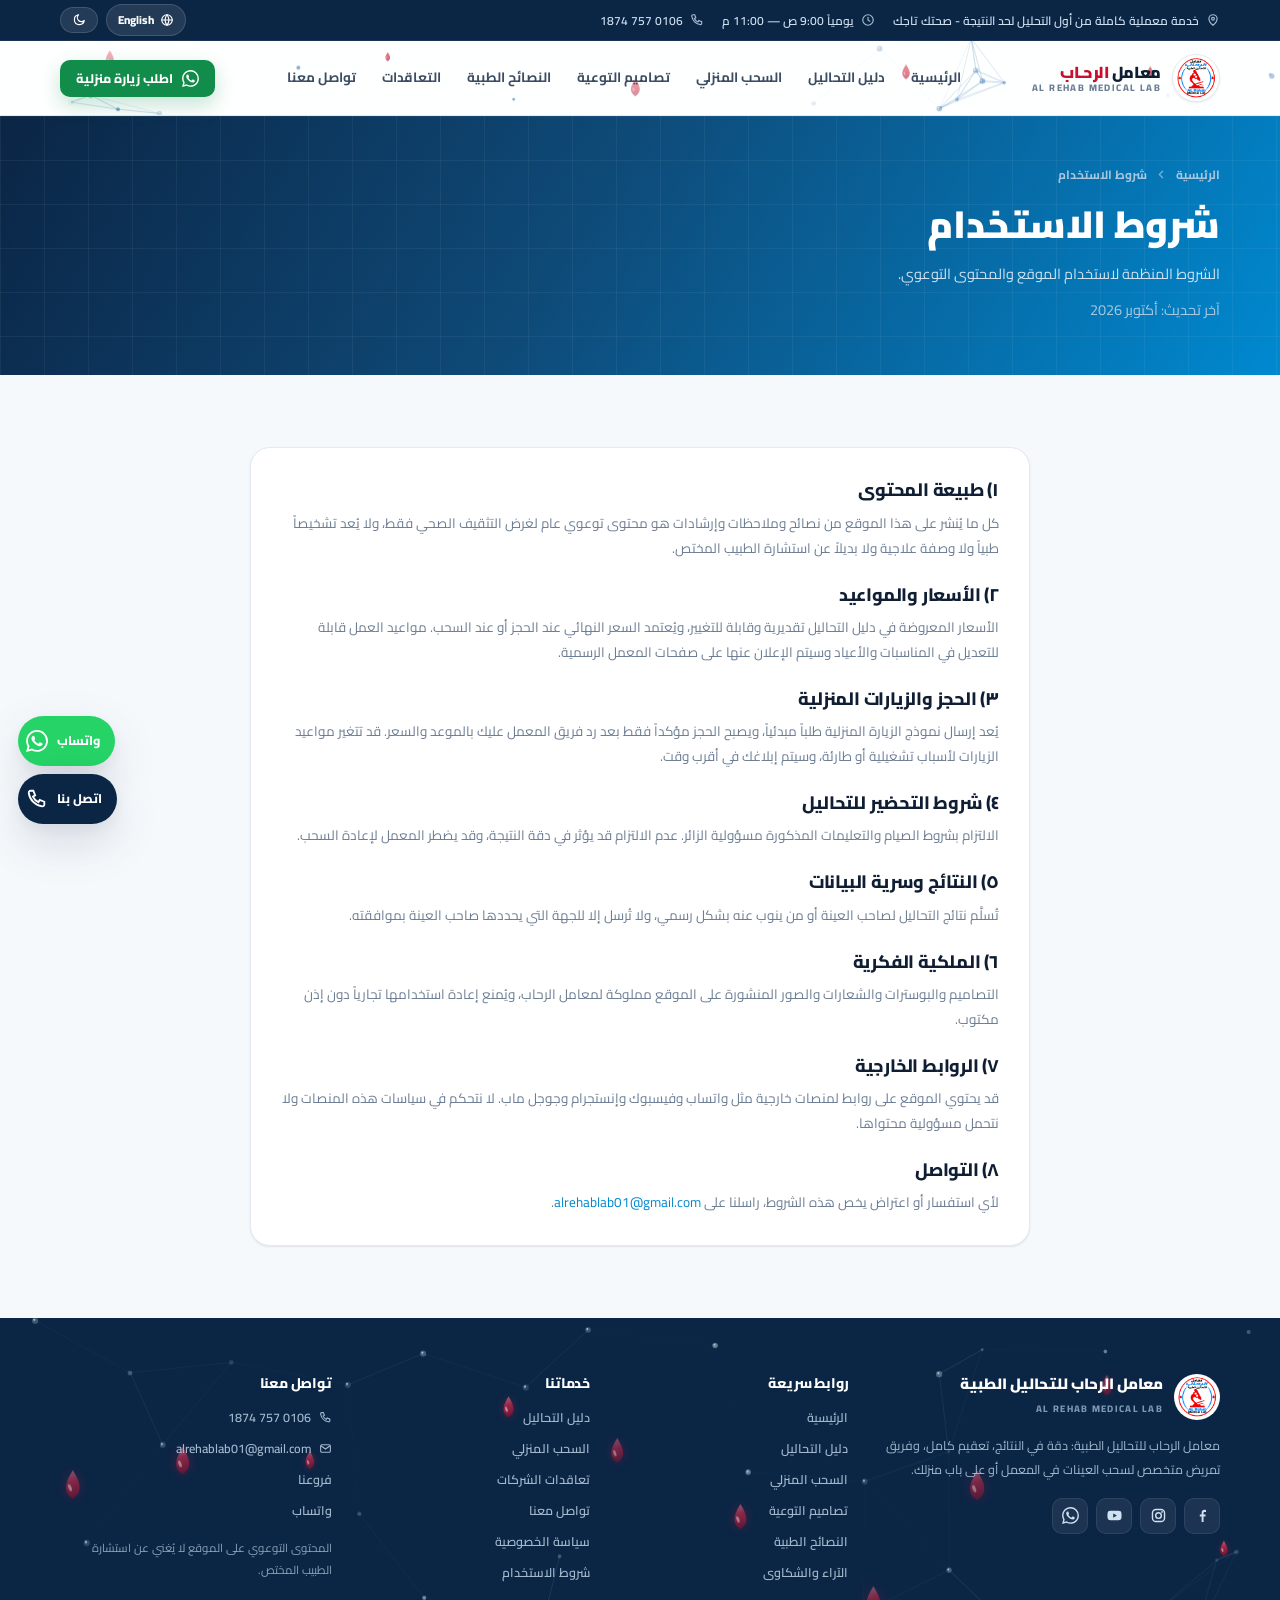
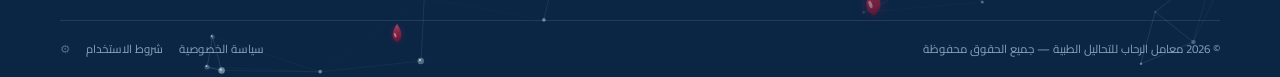
<file: terms.html>
<!DOCTYPE html>
<html lang="ar" dir="rtl" data-theme="light">
<head>
<meta charset="UTF-8">
<meta name="viewport" content="width=device-width, initial-scale=1">
<title>شروط الاستخدام | معامل الرحاب</title>
<meta name="description" content="الشروط المنظمة لاستخدام موقع معامل الرحاب للتحاليل الطبية والمحتوى التوعوي المنشور فيه.">
<meta name="theme-color" content="#0B2545">
<meta property="og:type" content="website">
<meta property="og:title" content="شروط الاستخدام | معامل الرحاب">
<meta property="og:description" content="الشروط المنظمة لاستخدام موقع معامل الرحاب للتحاليل الطبية والمحتوى التوعوي المنشور فيه.">
<meta property="og:image" content="assets/logo-512.png">
<meta name="twitter:card" content="summary_large_image">
<link rel="icon" type="image/png" sizes="96x96" href="assets/favicon-96.png">
<link rel="apple-touch-icon" href="assets/logo-192.png">
<link rel="canonical" href="https://al-rehab-lab.github.io/alrehab-lab-site/terms.html">
<link rel="preconnect" href="https://fonts.googleapis.com">
<link rel="preconnect" href="https://fonts.gstatic.com" crossorigin>
<link href="https://fonts.googleapis.com/css2?family=Cairo:wght@400;500;600;700;800;900&display=swap" rel="stylesheet">
<link rel="stylesheet" href="css/style.css">

</head>
<body data-page="terms">
<a class="skip-link" href="#main" data-i18n="common.skip">تخطَّ إلى المحتوى</a>
<!-- ============ TOP BAR ============ -->
<div class="topbar">
  <div class="container topbar__in">
    <div class="topbar__list">
      <span class="topbar__item">
        <svg viewBox="0 0 24 24" fill="none" stroke="currentColor" stroke-width="2" stroke-linecap="round"><path d="M12 21s7-5.6 7-11a7 7 0 1 0-14 0c0 5.4 7 11 7 11Z"/><circle cx="12" cy="10" r="2.4"/></svg>
        <span data-i18n="top.tagline">دقة متناهية في التشخيص.. وعناية فائقة بصحتك</span>
      </span>
      <span class="topbar__item hide-sm">
        <svg viewBox="0 0 24 24" fill="none" stroke="currentColor" stroke-width="2" stroke-linecap="round"><circle cx="12" cy="12" r="9"/><path d="M12 7.5V12l3 2"/></svg>
        <span data-i18n="common.hours">يومياً 8:00 ص — 11:00 م</span>
      </span>
      <a class="topbar__item hide-sm" data-tel href="tel:+201067571874">
        <svg viewBox="0 0 24 24" fill="none" stroke="currentColor" stroke-width="2" stroke-linecap="round"><path d="M5 3h3l2 5-2.5 1.5a12 12 0 0 0 6 6L15 13l5 2v3a2 2 0 0 1-2.2 2A17 17 0 0 1 3 5.2 2 2 0 0 1 5 3Z"/></svg>
        <span data-phone-label>0106 757 1874</span>
      </a>
    </div>
    <div class="topbar__actions">
      <button type="button" class="chip-btn" data-lang-toggle data-i18n-title="common.langLabel" aria-label="Switch language">
        <svg viewBox="0 0 24 24" fill="none" stroke="currentColor" stroke-width="2" stroke-linecap="round"><circle cx="12" cy="12" r="9"/><path d="M3 12h18M12 3a15 15 0 0 1 0 18M12 3a15 15 0 0 0 0 18"/></svg>
        <span data-lang-label>English</span>
      </button>
      <button type="button" class="chip-btn" data-theme-toggle data-i18n-title="common.themeLabel" aria-label="Dark mode">
        <span data-theme-icon aria-hidden="true"></span>
      </button>
    </div>
  </div>
</div>

<!-- ============ HEADER ============ -->
<header class="site-header">
  <div class="container header__in">
    <a class="brand" href="index.html" aria-label="AL Rehab Medical Lab">
      <span class="brand__logo"><img src="assets/logo-256.png" width="48" height="48" alt="شعار معامل الرحاب"></span>
      <span class="brand__text">
        <span class="brand__ar"><span data-i18n="brand.prefix">معامل</span> <em data-i18n="brand.name">الرحـاب</em></span>
        <span class="brand__en" data-i18n="brand.en">AL REHAB MEDICAL LAB</span>
      </span>
    </a>

    <nav class="nav" aria-label="Main">
      <a class="nav__link" data-nav="home" href="index.html" data-i18n="nav.home">الرئيسية</a>
      <a class="nav__link" data-nav="tests" href="tests.html" data-i18n="nav.tests">دليل التحاليل</a>
      <a class="nav__link" data-nav="visits" href="home-visits.html" data-i18n="nav.visits">السحب المنزلي</a>
      <a class="nav__link" data-nav="gallery" href="awareness.html" data-i18n="nav.gallery">تصاميم التوعية</a>
      <a class="nav__link" data-nav="tips" href="tips.html" data-i18n="nav.tips">النصائح الطبية</a>
      <a class="nav__link" data-nav="contracts" href="contracts.html" data-i18n="nav.contracts">التعاقدات</a>
      <a class="nav__link" data-nav="contact" href="contact.html" data-i18n="nav.contact">تواصل معنا</a>
    </nav>

    <div class="header__cta">
      <a class="btn btn--wa btn--sm" data-wa href="https://wa.me/201067571874" target="_blank" rel="noopener">
        <svg viewBox="0 0 24 24" fill="currentColor" aria-hidden="true"><path d="M17.472 14.382c-.297-.149-1.758-.867-2.03-.967-.273-.099-.471-.148-.67.15-.197.297-.767.966-.94 1.164-.173.199-.347.223-.644.075-.297-.15-1.255-.463-2.39-1.475-.883-.788-1.48-1.761-1.653-2.059-.173-.297-.018-.458.13-.606.134-.133.298-.347.446-.52.149-.174.198-.298.298-.497.099-.198.05-.371-.05-.52-.099-.149-.669-1.612-.916-2.207-.242-.579-.487-.5-.669-.51-.173-.008-.371-.01-.57-.01-.198 0-.52.074-.792.372-.272.297-1.04 1.016-1.04 2.479 0 1.462 1.065 2.875 1.213 3.074.149.198 2.096 3.2 5.077 4.487.709.306 1.262.489 1.694.625.712.227 1.36.195 1.871.118.571-.085 1.758-.719 2.006-1.413.248-.694.248-1.289.173-1.413-.074-.124-.272-.198-.57-.347m-5.421 7.403h-.004a9.87 9.87 0 0 1-5.031-1.378l-.361-.214-3.741.982.998-3.648-.235-.374a9.86 9.86 0 0 1-1.51-5.26c.001-5.45 4.436-9.884 9.888-9.884 2.64 0 5.122 1.03 6.988 2.898a9.825 9.825 0 0 1 2.893 6.994c-.003 5.45-4.437 9.884-9.885 9.884m8.413-18.297A11.815 11.815 0 0 0 12.05 0C5.495 0 .16 5.335.157 11.892c0 2.096.547 4.142 1.588 5.945L.057 24l6.305-1.654a11.882 11.882 0 0 0 5.683 1.448h.005c6.554 0 11.89-5.335 11.893-11.893a11.821 11.821 0 0 0-3.48-8.413Z"/></svg>
        <span class="btn--wa-label" data-i18n="common.bookVisit">اطلب زيارة منزلية</span>
      </a>
      <button type="button" class="icon-btn nav-toggle" id="navToggle" aria-label="القائمة" data-i18n-title="common.menu">
        <svg viewBox="0 0 24 24" fill="none" stroke="currentColor" stroke-width="2.2" stroke-linecap="round"><path d="M4 7h16M4 12h16M4 17h16"/></svg>
      </button>
    </div>
  </div>
</header>

<!-- ============ MOBILE DRAWER ============ -->
<div class="drawer" id="drawer" aria-hidden="true">
  <div class="drawer__scrim" data-drawer-close></div>
  <div class="drawer__panel" role="dialog" aria-modal="true" aria-label="القائمة">
    <div class="drawer__head">
      <a class="brand" href="index.html">
        <span class="brand__logo"><img src="assets/logo-256.png" width="40" height="40" alt=""></span>
        <span class="brand__text">
          <span class="brand__ar"><span data-i18n="brand.prefix">معامل</span> <em data-i18n="brand.name">الرحـاب</em></span>
          <span class="brand__en" data-i18n="brand.en">AL REHAB MEDICAL LAB</span>
        </span>
      </a>
      <button type="button" class="icon-btn" data-drawer-close aria-label="إغلاق">
        <svg viewBox="0 0 24 24" fill="none" stroke="currentColor" stroke-width="2.2" stroke-linecap="round"><path d="M6 6l12 12M18 6 6 18"/></svg>
      </button>
    </div>
    <a class="drawer__link" data-nav="home" href="index.html" data-i18n="nav.home">الرئيسية</a>
    <a class="drawer__link" data-nav="tests" href="tests.html" data-i18n="nav.tests">دليل التحاليل</a>
    <a class="drawer__link" data-nav="visits" href="home-visits.html" data-i18n="nav.visits">السحب المنزلي</a>
    <a class="drawer__link" data-nav="gallery" href="awareness.html" data-i18n="nav.gallery">تصاميم التوعية</a>
    <a class="drawer__link" data-nav="tips" href="tips.html" data-i18n="nav.tips">النصائح الطبية</a>
    <a class="drawer__link" data-nav="contracts" href="contracts.html" data-i18n="nav.contracts">التعاقدات</a>
    <a class="drawer__link" data-nav="contact" href="contact.html" data-i18n="nav.contact">تواصل معنا</a>
    <a class="drawer__link" data-nav="feedback" href="feedback.html" data-i18n="nav.feedback">الآراء والشكاوى</a>
    <div class="drawer__foot">
      <a class="btn btn--wa btn--block" data-wa href="https://wa.me/201067571874" target="_blank" rel="noopener">
        <svg viewBox="0 0 24 24" fill="currentColor" aria-hidden="true"><path d="M17.472 14.382c-.297-.149-1.758-.867-2.03-.967-.273-.099-.471-.148-.67.15-.197.297-.767.966-.94 1.164-.173.199-.347.223-.644.075-.297-.15-1.255-.463-2.39-1.475-.883-.788-1.48-1.761-1.653-2.059-.173-.297-.018-.458.13-.606.134-.133.298-.347.446-.52.149-.174.198-.298.298-.497.099-.198.05-.371-.05-.52-.099-.149-.669-1.612-.916-2.207-.242-.579-.487-.5-.669-.51-.173-.008-.371-.01-.57-.01-.198 0-.52.074-.792.372-.272.297-1.04 1.016-1.04 2.479 0 1.462 1.065 2.875 1.213 3.074.149.198 2.096 3.2 5.077 4.487.709.306 1.262.489 1.694.625.712.227 1.36.195 1.871.118.571-.085 1.758-.719 2.006-1.413.248-.694.248-1.289.173-1.413-.074-.124-.272-.198-.57-.347m-5.421 7.403h-.004a9.87 9.87 0 0 1-5.031-1.378l-.361-.214-3.741.982.998-3.648-.235-.374a9.86 9.86 0 0 1-1.51-5.26c.001-5.45 4.436-9.884 9.888-9.884 2.64 0 5.122 1.03 6.988 2.898a9.825 9.825 0 0 1 2.893 6.994c-.003 5.45-4.437 9.884-9.885 9.884m8.413-18.297A11.815 11.815 0 0 0 12.05 0C5.495 0 .16 5.335.157 11.892c0 2.096.547 4.142 1.588 5.945L.057 24l6.305-1.654a11.882 11.882 0 0 0 5.683 1.448h.005c6.554 0 11.89-5.335 11.893-11.893a11.821 11.821 0 0 0-3.48-8.413Z"/></svg>
        <span data-i18n="common.bookVisit">اطلب زيارة منزلية</span>
      </a>
      <a class="btn btn--ghost btn--block" data-tel href="tel:+201067571874">
        <svg viewBox="0 0 24 24" fill="none" stroke="currentColor" stroke-width="2" stroke-linecap="round"><path d="M5 3h3l2 5-2.5 1.5a12 12 0 0 0 6 6L15 13l5 2v3a2 2 0 0 1-2.2 2A17 17 0 0 1 3 5.2 2 2 0 0 1 5 3Z"/></svg>
        <span data-phone-label>0106 757 1874</span>
      </a>
    </div>
  </div>
</div>

<main id="main">
<section class="page-head">
  <div class="container page-head__in">
    <nav class="crumbs" aria-label="Breadcrumb">
      <a href="index.html" data-i18n="common.home">الرئيسية</a>
      <svg viewBox="0 0 24 24" fill="none" stroke="currentColor" stroke-width="2.4" stroke-linecap="round"><path d="M14 6l-6 6 6 6"/></svg>
      <span data-i18n="terms.title">شروط الاستخدام</span>
    </nav>
    <h1 data-i18n="terms.title" style="margin-top:14px">شروط الاستخدام</h1>
    <p data-i18n="terms.desc">الشروط المنظمة لاستخدام الموقع والمحتوى التوعوي.</p>
    <p class="text-xs mt-8" style="color:#A9C8E0" data-i18n="legal.updated">آخر تحديث: أكتوبر 2026</p>
  </div>
</section>

<section class="section">
  <div class="container" style="max-width:820px">
    <div class="card card--pad-lg stack" style="--gap:22px">
      <div>
        <h2 style="font-size:18px;margin-bottom:8px">١) طبيعة المحتوى</h2>
        <p>كل ما يُنشر على هذا الموقع من نصائح وملاحظات وإرشادات هو محتوى توعوي عام لغرض التثقيف الصحي فقط، ولا يُعد تشخيصاً طبياً ولا وصفة علاجية ولا بديلاً عن استشارة الطبيب المختص.</p>
      </div>
      <div>
        <h2 style="font-size:18px;margin-bottom:8px">٢) الأسعار والمواعيد</h2>
        <p>الأسعار المعروضة في دليل التحاليل تقديرية وقابلة للتغيير، ويُعتمد السعر النهائي عند الحجز أو عند السحب. مواعيد العمل قابلة للتعديل في المناسبات والأعياد وسيتم الإعلان عنها على صفحات المعمل الرسمية.</p>
      </div>
      <div>
        <h2 style="font-size:18px;margin-bottom:8px">٣) الحجز والزيارات المنزلية</h2>
        <p>يُعد إرسال نموذج الزيارة المنزلية طلباً مبدئياً، ويصبح الحجز مؤكداً فقط بعد رد فريق المعمل عليك بالموعد والسعر. قد تتغير مواعيد الزيارات لأسباب تشغيلية أو طارئة، وسيتم إبلاغك في أقرب وقت.</p>
      </div>
      <div>
        <h2 style="font-size:18px;margin-bottom:8px">٤) شروط التحضير للتحاليل</h2>
        <p>الالتزام بشروط الصيام والتعليمات المذكورة مسؤولية الزائر. عدم الالتزام قد يؤثر في دقة النتيجة، وقد يضطر المعمل لإعادة السحب.</p>
      </div>
      <div>
        <h2 style="font-size:18px;margin-bottom:8px">٥) النتائج وسرية البيانات</h2>
        <p>تُسلَّم نتائج التحاليل لصاحب العينة أو من ينوب عنه بشكل رسمي، ولا تُرسل إلا للجهة التي يحددها صاحب العينة بموافقته.</p>
      </div>
      <div>
        <h2 style="font-size:18px;margin-bottom:8px">٦) الملكية الفكرية</h2>
        <p>التصاميم والبوسترات والشعارات والصور المنشورة على الموقع مملوكة لمعامل الرحاب، ويُمنع إعادة استخدامها تجارياً دون إذن مكتوب.</p>
      </div>
      <div>
        <h2 style="font-size:18px;margin-bottom:8px">٧) الروابط الخارجية</h2>
        <p>قد يحتوي الموقع على روابط لمنصات خارجية مثل واتساب وفيسبوك وإنستجرام وجوجل ماب. لا نتحكم في سياسات هذه المنصات ولا نتحمل مسؤولية محتواها.</p>
      </div>
      <div>
        <h2 style="font-size:18px;margin-bottom:8px">٨) التواصل</h2>
        <p>لأي استفسار أو اعتراض يخص هذه الشروط، راسلنا على <a class="text-blue" data-mail href="mailto:info@alrehablab.com"><span data-email-label>info@alrehablab.com</span></a>.</p>
      </div>
    </div>
  </div>
</section>

</main>
<!-- ============ FOOTER ============ -->
<footer class="site-footer footer">
  <div class="container">
    <div class="footer__grid">
      <div>
        <div class="footer__brand">
          <img src="assets/logo-256.png" width="46" height="46" alt="شعار معامل الرحاب">
          <div>
            <b data-i18n="brand.full">معامل الرحاب للتحاليل الطبية</b>
            <span data-i18n="brand.en">AL REHAB MEDICAL LAB</span>
          </div>
        </div>
        <p data-i18n="footer.desc">معامل الرحاب للتحاليل الطبية: دقة في النتائج، تعقيم كامل، وفريق تمريض متخصص لسحب العينات في المعمل أو على باب منزلك.</p>
        <div class="socials">
          <a href="https://www.facebook.com/1alrehablab/" target="_blank" rel="noopener" aria-label="Facebook">
            <svg viewBox="0 0 24 24" fill="currentColor"><path d="M13.5 21v-7.5h2.6l.4-3h-3V8.6c0-.9.2-1.5 1.5-1.5H17V4.4A20 20 0 0 0 14.7 4c-2.3 0-3.9 1.4-3.9 4v2.5H8.2v3h2.6V21h2.7Z"/></svg>
          </a>
          <a href="https://www.instagram.com/al_rehab_lab" target="_blank" rel="noopener" aria-label="Instagram">
            <svg viewBox="0 0 24 24" fill="none" stroke="currentColor" stroke-width="2"><rect x="3.5" y="3.5" width="17" height="17" rx="5"/><circle cx="12" cy="12" r="4"/><circle cx="17" cy="7" r="1.2" fill="currentColor" stroke="none"/></svg>
          </a>
          <a href="https://www.youtube.com/@1alrehablab" target="_blank" rel="noopener" aria-label="YouTube">
            <svg viewBox="0 0 24 24" fill="currentColor"><path d="M21.6 7.6a2.6 2.6 0 0 0-1.8-1.8C18.2 5.4 12 5.4 12 5.4s-6.2 0-7.8.4a2.6 2.6 0 0 0-1.8 1.8A27 27 0 0 0 2 12a27 27 0 0 0 .4 4.4 2.6 2.6 0 0 0 1.8 1.8c1.6.4 7.8.4 7.8.4s6.2 0 7.8-.4a2.6 2.6 0 0 0 1.8-1.8A27 27 0 0 0 22 12a27 27 0 0 0-.4-4.4ZM10.2 15V9l5.2 3-5.2 3Z"/></svg>
          </a>
          <a data-wa href="https://wa.me/201067571874" target="_blank" rel="noopener" aria-label="WhatsApp">
            <svg viewBox="0 0 24 24" fill="currentColor"><path d="M17.472 14.382c-.297-.149-1.758-.867-2.03-.967-.273-.099-.471-.148-.67.15-.197.297-.767.966-.94 1.164-.173.199-.347.223-.644.075-.297-.15-1.255-.463-2.39-1.475-.883-.788-1.48-1.761-1.653-2.059-.173-.297-.018-.458.13-.606.134-.133.298-.347.446-.52.149-.174.198-.298.298-.497.099-.198.05-.371-.05-.52-.099-.149-.669-1.612-.916-2.207-.242-.579-.487-.5-.669-.51-.173-.008-.371-.01-.57-.01-.198 0-.52.074-.792.372-.272.297-1.04 1.016-1.04 2.479 0 1.462 1.065 2.875 1.213 3.074.149.198 2.096 3.2 5.077 4.487.709.306 1.262.489 1.694.625.712.227 1.36.195 1.871.118.571-.085 1.758-.719 2.006-1.413.248-.694.248-1.289.173-1.413-.074-.124-.272-.198-.57-.347m-5.421 7.403h-.004a9.87 9.87 0 0 1-5.031-1.378l-.361-.214-3.741.982.998-3.648-.235-.374a9.86 9.86 0 0 1-1.51-5.26c.001-5.45 4.436-9.884 9.888-9.884 2.64 0 5.122 1.03 6.988 2.898a9.825 9.825 0 0 1 2.893 6.994c-.003 5.45-4.437 9.884-9.885 9.884m8.413-18.297A11.815 11.815 0 0 0 12.05 0C5.495 0 .16 5.335.157 11.892c0 2.096.547 4.142 1.588 5.945L.057 24l6.305-1.654a11.882 11.882 0 0 0 5.683 1.448h.005c6.554 0 11.89-5.335 11.893-11.893a11.821 11.821 0 0 0-3.48-8.413Z"/></svg>
          </a>
        </div>
      </div>

      <div>
        <h4 data-i18n="footer.quick">روابط سريعة</h4>
        <div class="footer__links">
          <a href="index.html" data-i18n="nav.home">الرئيسية</a>
          <a href="tests.html" data-i18n="nav.tests">دليل التحاليل</a>
          <a href="home-visits.html" data-i18n="nav.visits">السحب المنزلي</a>
          <a href="awareness.html" data-i18n="nav.gallery">تصاميم التوعية</a>
          <a href="tips.html" data-i18n="nav.tips">النصائح الطبية</a>
          <a href="feedback.html" data-i18n="nav.feedback">الآراء والشكاوى</a>
        </div>
      </div>

      <div>
        <h4 data-i18n="footer.services">خدماتنا</h4>
        <div class="footer__links">
          <a href="tests.html" data-i18n="footer.testsDir">دليل التحاليل</a>
          <a href="home-visits.html" data-i18n="footer.visitSvc">السحب المنزلي</a>
          <a href="contracts.html" data-i18n="footer.corp">تعاقدات الشركات</a>
          <a href="contact.html" data-i18n="nav.contact">تواصل معنا</a>
          <a href="privacy.html" data-i18n="footer.privacy">سياسة الخصوصية</a>
          <a href="terms.html" data-i18n="footer.terms">شروط الاستخدام</a>
        </div>
      </div>

      <div>
        <h4 data-i18n="footer.contact">تواصل معنا</h4>
        <div class="footer__links">
          <a data-tel href="tel:+201067571874">
            <svg viewBox="0 0 24 24" width="13" height="13" fill="none" stroke="currentColor" stroke-width="2" style="display:inline;vertical-align:-2px;margin-inline-end:5px"><path d="M5 3h3l2 5-2.5 1.5a12 12 0 0 0 6 6L15 13l5 2v3a2 2 0 0 1-2.2 2A17 17 0 0 1 3 5.2 2 2 0 0 1 5 3Z"/></svg>
            <span data-phone-label>0106 757 1874</span>
          </a>
          <a data-mail href="mailto:info@alrehablab.com">
            <svg viewBox="0 0 24 24" width="13" height="13" fill="none" stroke="currentColor" stroke-width="2" style="display:inline;vertical-align:-2px;margin-inline-end:5px"><rect x="3" y="5" width="18" height="14" rx="2.5"/><path d="m3.5 7 8.5 6 8.5-6"/></svg>
            <span data-email-label>info@alrehablab.com</span>
          </a>
          <a href="contact.html#branches" data-i18n="contact.branchesTitle">فروعنا</a>
          <a data-wa href="https://wa.me/201067571874" target="_blank" rel="noopener" data-i18n="common.whatsapp">واتساب</a>
        </div>
        <p class="text-xs mt-16" data-i18n="footer.disclaimer" style="font-size:11.5px;opacity:.85">المحتوى التوعوي على الموقع لا يُغني عن استشارة الطبيب المختص.</p>
      </div>
    </div>

    <div class="footer__bottom">
      <span>© <span data-year>2026</span> <span data-i18n="brand.full">معامل الرحاب للتحاليل الطبية</span> — <span data-i18n="footer.rights">جميع الحقوق محفوظة</span></span>
      <span class="flex gap-16 wrap">
        <a href="privacy.html" data-i18n="footer.privacy">سياسة الخصوصية</a>
        <a href="terms.html" data-i18n="footer.terms">شروط الاستخدام</a>
        <a href="admin.html" aria-label="لوحة التحكم" title="لوحة التحكم" rel="nofollow" style="opacity:.55">⚙︎</a>
      </span>
    </div>
  </div>
</footer>

<!-- floating actions -->
<div class="float-bar">
  <a class="fab fab--wa" data-wa href="https://wa.me/201067571874" target="_blank" rel="noopener" aria-label="WhatsApp">
    <svg viewBox="0 0 24 24" fill="currentColor" aria-hidden="true"><path d="M17.472 14.382c-.297-.149-1.758-.867-2.03-.967-.273-.099-.471-.148-.67.15-.197.297-.767.966-.94 1.164-.173.199-.347.223-.644.075-.297-.15-1.255-.463-2.39-1.475-.883-.788-1.48-1.761-1.653-2.059-.173-.297-.018-.458.13-.606.134-.133.298-.347.446-.52.149-.174.198-.298.298-.497.099-.198.05-.371-.05-.52-.099-.149-.669-1.612-.916-2.207-.242-.579-.487-.5-.669-.51-.173-.008-.371-.01-.57-.01-.198 0-.52.074-.792.372-.272.297-1.04 1.016-1.04 2.479 0 1.462 1.065 2.875 1.213 3.074.149.198 2.096 3.2 5.077 4.487.709.306 1.262.489 1.694.625.712.227 1.36.195 1.871.118.571-.085 1.758-.719 2.006-1.413.248-.694.248-1.289.173-1.413-.074-.124-.272-.198-.57-.347m-5.421 7.403h-.004a9.87 9.87 0 0 1-5.031-1.378l-.361-.214-3.741.982.998-3.648-.235-.374a9.86 9.86 0 0 1-1.51-5.26c.001-5.45 4.436-9.884 9.888-9.884 2.64 0 5.122 1.03 6.988 2.898a9.825 9.825 0 0 1 2.893 6.994c-.003 5.45-4.437 9.884-9.885 9.884m8.413-18.297A11.815 11.815 0 0 0 12.05 0C5.495 0 .16 5.335.157 11.892c0 2.096.547 4.142 1.588 5.945L.057 24l6.305-1.654a11.882 11.882 0 0 0 5.683 1.448h.005c6.554 0 11.89-5.335 11.893-11.893a11.821 11.821 0 0 0-3.48-8.413Z"/></svg>
    <span data-i18n="common.whatsapp">واتساب</span>
  </a>
  <a class="fab fab--call" data-tel href="tel:+201067571874" aria-label="اتصل بنا">
    <svg viewBox="0 0 24 24" fill="none" stroke="currentColor" stroke-width="2" stroke-linecap="round" aria-hidden="true"><path d="M5 3h3l2 5-2.5 1.5a12 12 0 0 0 6 6L15 13l5 2v3a2 2 0 0 1-2.2 2A17 17 0 0 1 3 5.2 2 2 0 0 1 5 3Z"/></svg>
    <span data-i18n="common.callNow">اتصل بنا</span>
  </a>
  <button type="button" class="fab fab--top" aria-label="أعلى الصفحة" data-i18n-title="common.top">
    <svg viewBox="0 0 24 24" fill="none" stroke="currentColor" stroke-width="2.2" stroke-linecap="round" aria-hidden="true"><path d="M12 19V5M6 11l6-6 6 6"/></svg>
  </button>
</div>

<script src="js/data.js"></script>
<script src="js/i18n.js"></script>
<script src="js/content.js"></script>
<script src="js/app.js"></script>

</body>
</html>
</file>
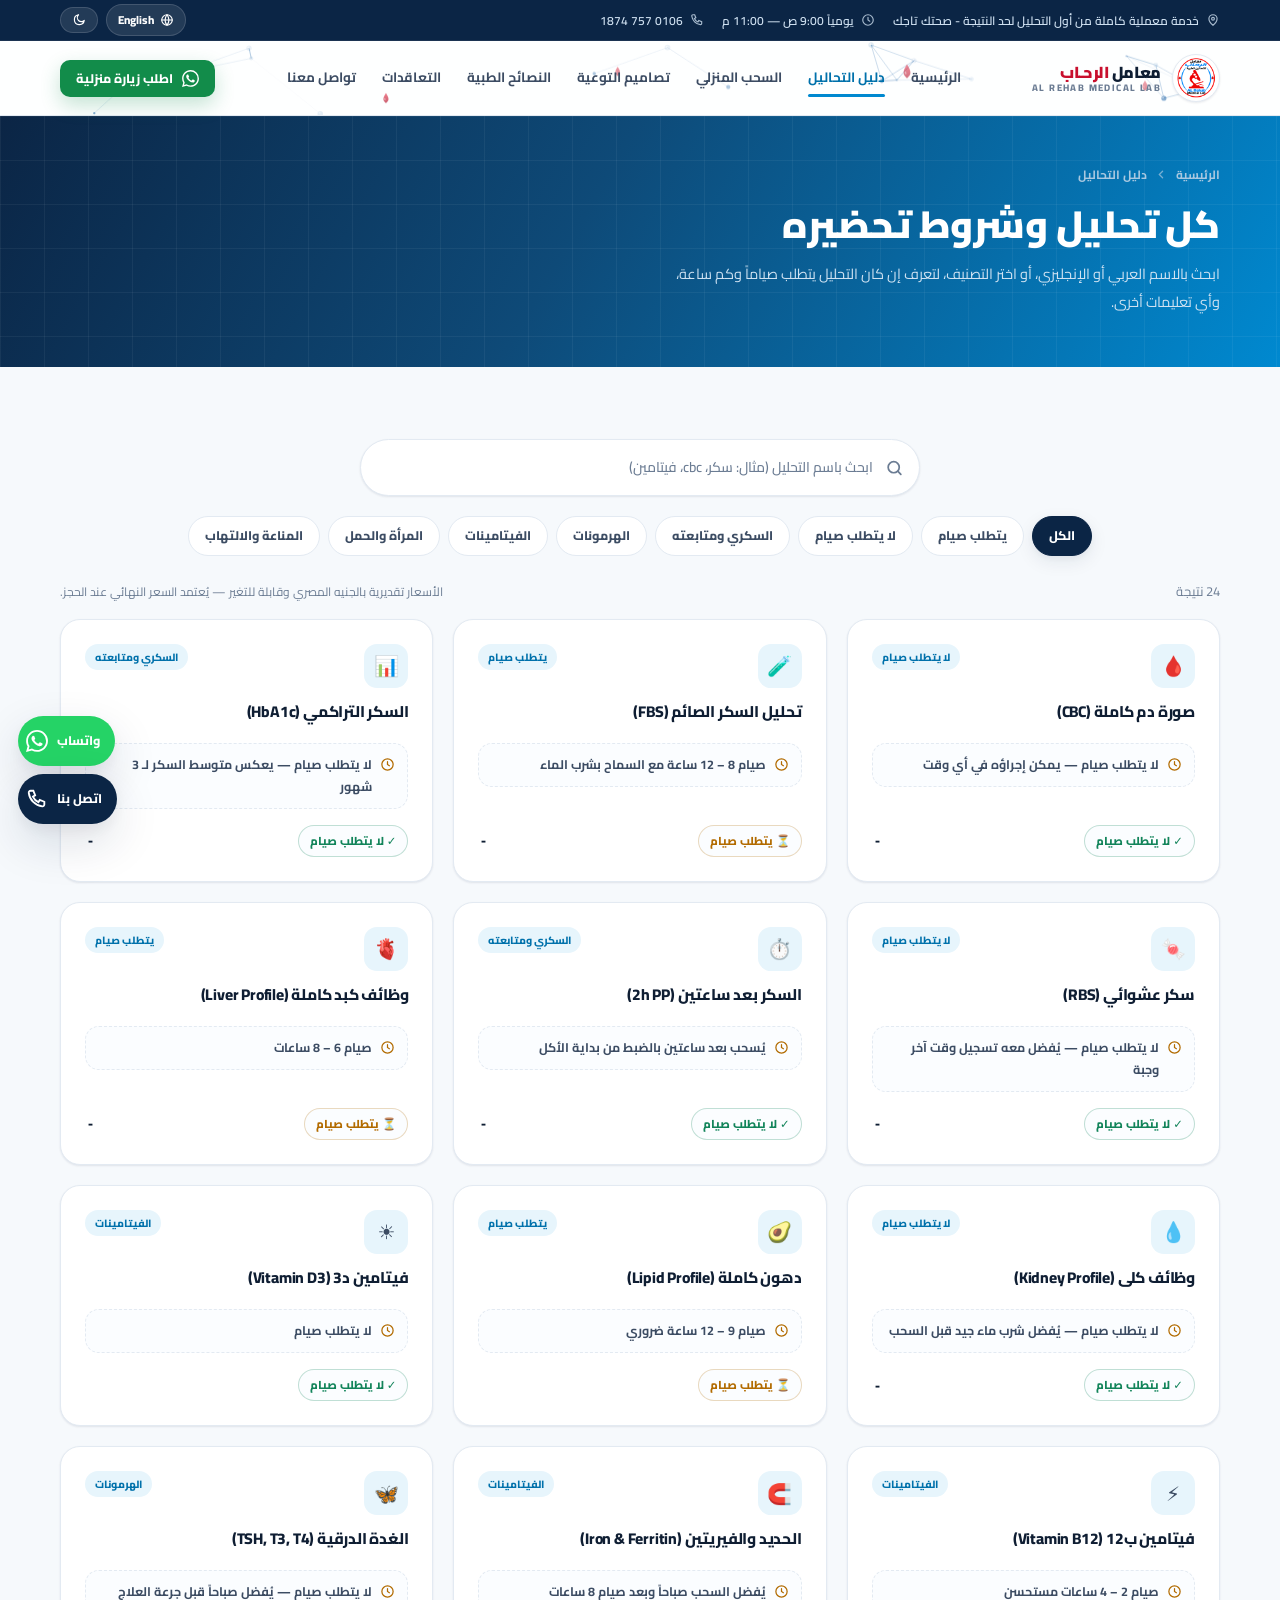
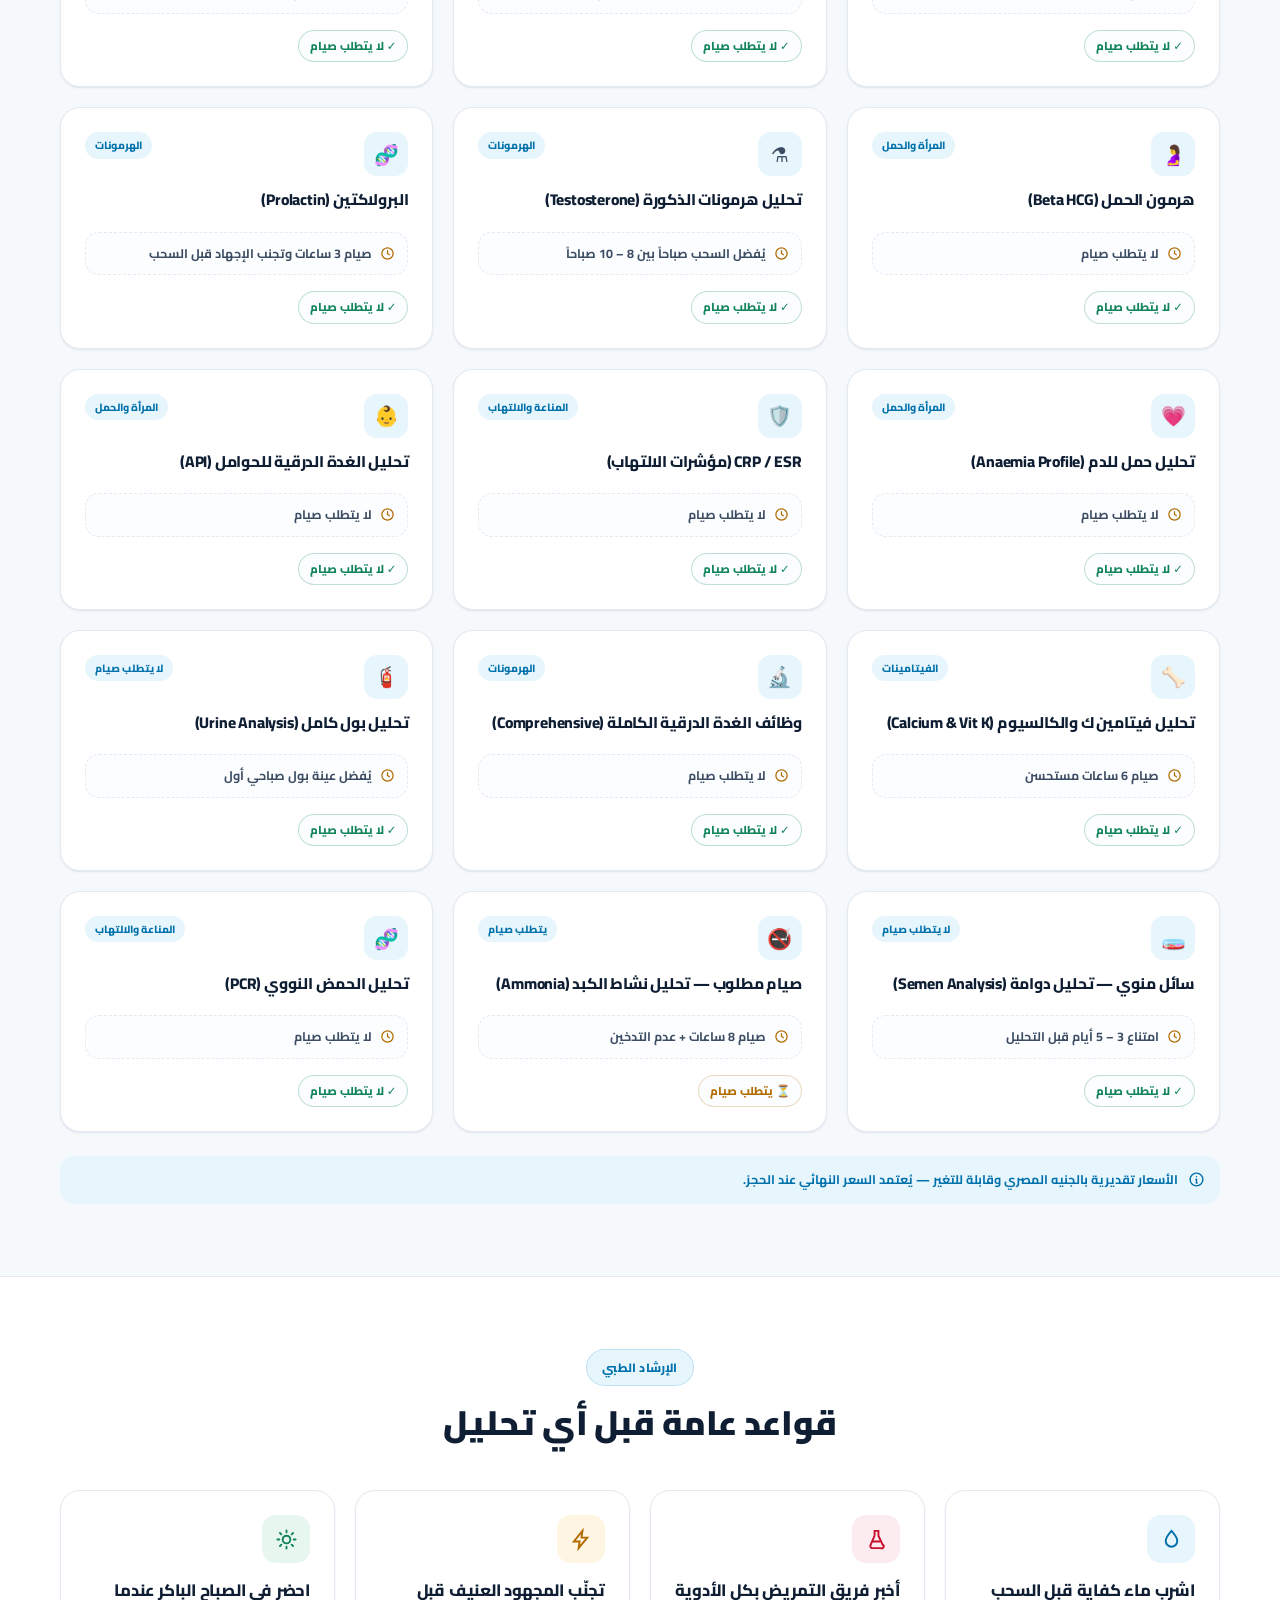
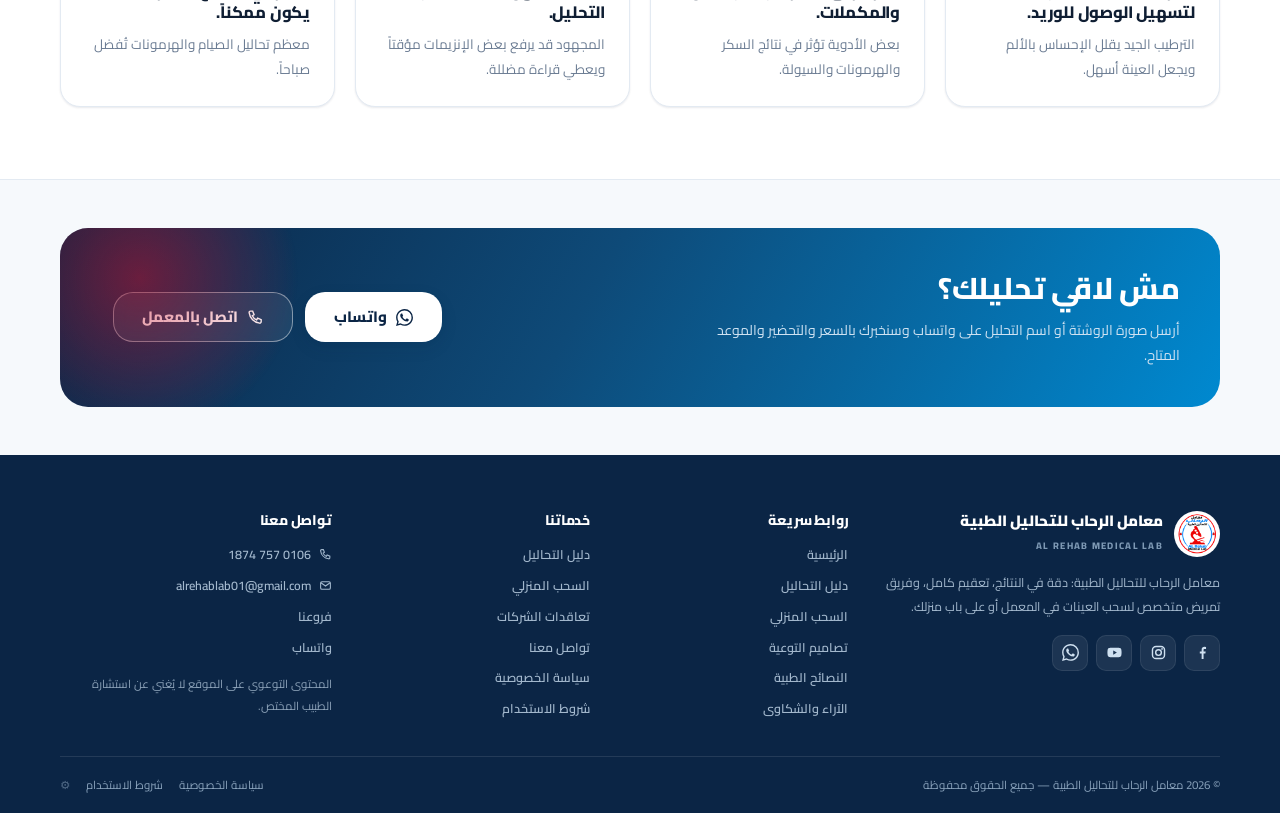
<file: tests.html>
<!DOCTYPE html>
<html lang="ar" dir="rtl" data-theme="light">
<head>
<meta charset="UTF-8">
<meta name="viewport" content="width=device-width, initial-scale=1">
<title>دليل التحاليل وشروط الصيام | معامل الرحاب</title>
<meta name="description" content="دليل كامل لأكثر من 120 تحليل طبي مع شروط الصيام وتعليمات التحضير والسعر التقديري — معامل الرحاب للتحاليل الطبية.">
<meta name="theme-color" content="#0B2545">
<meta property="og:type" content="website">
<meta property="og:title" content="دليل التحاليل وشروط الصيام | معامل الرحاب">
<meta property="og:description" content="دليل كامل لأكثر من 120 تحليل طبي مع شروط الصيام وتعليمات التحضير والسعر التقديري — معامل الرحاب للتحاليل الطبية.">
<meta property="og:image" content="assets/logo-512.png">
<meta name="twitter:card" content="summary_large_image">
<link rel="icon" type="image/png" sizes="96x96" href="assets/favicon-96.png">
<link rel="apple-touch-icon" href="assets/logo-192.png">
<link rel="canonical" href="https://al-rehab-lab.github.io/alrehab-lab-site/tests.html">
<link rel="preconnect" href="https://fonts.googleapis.com">
<link rel="preconnect" href="https://fonts.gstatic.com" crossorigin>
<link href="https://fonts.googleapis.com/css2?family=Cairo:wght@400;500;600;700;800;900&display=swap" rel="stylesheet">
<link rel="stylesheet" href="css/style.css">

</head>
<body data-page="tests">
<a class="skip-link" href="#main" data-i18n="common.skip">تخطَّ إلى المحتوى</a>
<!-- ============ TOP BAR ============ -->
<div class="topbar">
  <div class="container topbar__in">
    <div class="topbar__list">
      <span class="topbar__item">
        <svg viewBox="0 0 24 24" fill="none" stroke="currentColor" stroke-width="2" stroke-linecap="round"><path d="M12 21s7-5.6 7-11a7 7 0 1 0-14 0c0 5.4 7 11 7 11Z"/><circle cx="12" cy="10" r="2.4"/></svg>
        <span data-i18n="top.tagline">دقة متناهية في التشخيص.. وعناية فائقة بصحتك</span>
      </span>
      <span class="topbar__item hide-sm">
        <svg viewBox="0 0 24 24" fill="none" stroke="currentColor" stroke-width="2" stroke-linecap="round"><circle cx="12" cy="12" r="9"/><path d="M12 7.5V12l3 2"/></svg>
        <span data-i18n="common.hours">يومياً 8:00 ص — 11:00 م</span>
      </span>
      <a class="topbar__item hide-sm" data-tel href="tel:+201067571874">
        <svg viewBox="0 0 24 24" fill="none" stroke="currentColor" stroke-width="2" stroke-linecap="round"><path d="M5 3h3l2 5-2.5 1.5a12 12 0 0 0 6 6L15 13l5 2v3a2 2 0 0 1-2.2 2A17 17 0 0 1 3 5.2 2 2 0 0 1 5 3Z"/></svg>
        <span data-phone-label>0106 757 1874</span>
      </a>
    </div>
    <div class="topbar__actions">
      <button type="button" class="chip-btn" data-lang-toggle data-i18n-title="common.langLabel" aria-label="Switch language">
        <svg viewBox="0 0 24 24" fill="none" stroke="currentColor" stroke-width="2" stroke-linecap="round"><circle cx="12" cy="12" r="9"/><path d="M3 12h18M12 3a15 15 0 0 1 0 18M12 3a15 15 0 0 0 0 18"/></svg>
        <span data-lang-label>English</span>
      </button>
      <button type="button" class="chip-btn" data-theme-toggle data-i18n-title="common.themeLabel" aria-label="Dark mode">
        <span data-theme-icon aria-hidden="true"></span>
      </button>
    </div>
  </div>
</div>

<!-- ============ HEADER ============ -->
<header class="site-header">
  <div class="container header__in">
    <a class="brand" href="index.html" aria-label="AL Rehab Medical Lab">
      <span class="brand__logo"><img src="assets/logo-256.png" width="48" height="48" alt="شعار معامل الرحاب"></span>
      <span class="brand__text">
        <span class="brand__ar"><span data-i18n="brand.prefix">معامل</span> <em data-i18n="brand.name">الرحـاب</em></span>
        <span class="brand__en" data-i18n="brand.en">AL REHAB MEDICAL LAB</span>
      </span>
    </a>

    <nav class="nav" aria-label="Main">
      <a class="nav__link" data-nav="home" href="index.html" data-i18n="nav.home">الرئيسية</a>
      <a class="nav__link" data-nav="tests" href="tests.html" data-i18n="nav.tests">دليل التحاليل</a>
      <a class="nav__link" data-nav="visits" href="home-visits.html" data-i18n="nav.visits">السحب المنزلي</a>
      <a class="nav__link" data-nav="gallery" href="awareness.html" data-i18n="nav.gallery">تصاميم التوعية</a>
      <a class="nav__link" data-nav="tips" href="tips.html" data-i18n="nav.tips">النصائح الطبية</a>
      <a class="nav__link" data-nav="contracts" href="contracts.html" data-i18n="nav.contracts">التعاقدات</a>
      <a class="nav__link" data-nav="contact" href="contact.html" data-i18n="nav.contact">تواصل معنا</a>
    </nav>

    <div class="header__cta">
      <a class="btn btn--wa btn--sm" data-wa href="https://wa.me/201067571874" target="_blank" rel="noopener">
        <svg viewBox="0 0 24 24" fill="currentColor" aria-hidden="true"><path d="M17.472 14.382c-.297-.149-1.758-.867-2.03-.967-.273-.099-.471-.148-.67.15-.197.297-.767.966-.94 1.164-.173.199-.347.223-.644.075-.297-.15-1.255-.463-2.39-1.475-.883-.788-1.48-1.761-1.653-2.059-.173-.297-.018-.458.13-.606.134-.133.298-.347.446-.52.149-.174.198-.298.298-.497.099-.198.05-.371-.05-.52-.099-.149-.669-1.612-.916-2.207-.242-.579-.487-.5-.669-.51-.173-.008-.371-.01-.57-.01-.198 0-.52.074-.792.372-.272.297-1.04 1.016-1.04 2.479 0 1.462 1.065 2.875 1.213 3.074.149.198 2.096 3.2 5.077 4.487.709.306 1.262.489 1.694.625.712.227 1.36.195 1.871.118.571-.085 1.758-.719 2.006-1.413.248-.694.248-1.289.173-1.413-.074-.124-.272-.198-.57-.347m-5.421 7.403h-.004a9.87 9.87 0 0 1-5.031-1.378l-.361-.214-3.741.982.998-3.648-.235-.374a9.86 9.86 0 0 1-1.51-5.26c.001-5.45 4.436-9.884 9.888-9.884 2.64 0 5.122 1.03 6.988 2.898a9.825 9.825 0 0 1 2.893 6.994c-.003 5.45-4.437 9.884-9.885 9.884m8.413-18.297A11.815 11.815 0 0 0 12.05 0C5.495 0 .16 5.335.157 11.892c0 2.096.547 4.142 1.588 5.945L.057 24l6.305-1.654a11.882 11.882 0 0 0 5.683 1.448h.005c6.554 0 11.89-5.335 11.893-11.893a11.821 11.821 0 0 0-3.48-8.413Z"/></svg>
        <span class="btn--wa-label" data-i18n="common.bookVisit">اطلب زيارة منزلية</span>
      </a>
      <button type="button" class="icon-btn nav-toggle" id="navToggle" aria-label="القائمة" data-i18n-title="common.menu">
        <svg viewBox="0 0 24 24" fill="none" stroke="currentColor" stroke-width="2.2" stroke-linecap="round"><path d="M4 7h16M4 12h16M4 17h16"/></svg>
      </button>
    </div>
  </div>
</header>

<!-- ============ MOBILE DRAWER ============ -->
<div class="drawer" id="drawer" aria-hidden="true">
  <div class="drawer__scrim" data-drawer-close></div>
  <div class="drawer__panel" role="dialog" aria-modal="true" aria-label="القائمة">
    <div class="drawer__head">
      <a class="brand" href="index.html">
        <span class="brand__logo"><img src="assets/logo-256.png" width="40" height="40" alt=""></span>
        <span class="brand__text">
          <span class="brand__ar"><span data-i18n="brand.prefix">معامل</span> <em data-i18n="brand.name">الرحـاب</em></span>
          <span class="brand__en" data-i18n="brand.en">AL REHAB MEDICAL LAB</span>
        </span>
      </a>
      <button type="button" class="icon-btn" data-drawer-close aria-label="إغلاق">
        <svg viewBox="0 0 24 24" fill="none" stroke="currentColor" stroke-width="2.2" stroke-linecap="round"><path d="M6 6l12 12M18 6 6 18"/></svg>
      </button>
    </div>
    <a class="drawer__link" data-nav="home" href="index.html" data-i18n="nav.home">الرئيسية</a>
    <a class="drawer__link" data-nav="tests" href="tests.html" data-i18n="nav.tests">دليل التحاليل</a>
    <a class="drawer__link" data-nav="visits" href="home-visits.html" data-i18n="nav.visits">السحب المنزلي</a>
    <a class="drawer__link" data-nav="gallery" href="awareness.html" data-i18n="nav.gallery">تصاميم التوعية</a>
    <a class="drawer__link" data-nav="tips" href="tips.html" data-i18n="nav.tips">النصائح الطبية</a>
    <a class="drawer__link" data-nav="contracts" href="contracts.html" data-i18n="nav.contracts">التعاقدات</a>
    <a class="drawer__link" data-nav="contact" href="contact.html" data-i18n="nav.contact">تواصل معنا</a>
    <a class="drawer__link" data-nav="feedback" href="feedback.html" data-i18n="nav.feedback">الآراء والشكاوى</a>
    <div class="drawer__foot">
      <a class="btn btn--wa btn--block" data-wa href="https://wa.me/201067571874" target="_blank" rel="noopener">
        <svg viewBox="0 0 24 24" fill="currentColor" aria-hidden="true"><path d="M17.472 14.382c-.297-.149-1.758-.867-2.03-.967-.273-.099-.471-.148-.67.15-.197.297-.767.966-.94 1.164-.173.199-.347.223-.644.075-.297-.15-1.255-.463-2.39-1.475-.883-.788-1.48-1.761-1.653-2.059-.173-.297-.018-.458.13-.606.134-.133.298-.347.446-.52.149-.174.198-.298.298-.497.099-.198.05-.371-.05-.52-.099-.149-.669-1.612-.916-2.207-.242-.579-.487-.5-.669-.51-.173-.008-.371-.01-.57-.01-.198 0-.52.074-.792.372-.272.297-1.04 1.016-1.04 2.479 0 1.462 1.065 2.875 1.213 3.074.149.198 2.096 3.2 5.077 4.487.709.306 1.262.489 1.694.625.712.227 1.36.195 1.871.118.571-.085 1.758-.719 2.006-1.413.248-.694.248-1.289.173-1.413-.074-.124-.272-.198-.57-.347m-5.421 7.403h-.004a9.87 9.87 0 0 1-5.031-1.378l-.361-.214-3.741.982.998-3.648-.235-.374a9.86 9.86 0 0 1-1.51-5.26c.001-5.45 4.436-9.884 9.888-9.884 2.64 0 5.122 1.03 6.988 2.898a9.825 9.825 0 0 1 2.893 6.994c-.003 5.45-4.437 9.884-9.885 9.884m8.413-18.297A11.815 11.815 0 0 0 12.05 0C5.495 0 .16 5.335.157 11.892c0 2.096.547 4.142 1.588 5.945L.057 24l6.305-1.654a11.882 11.882 0 0 0 5.683 1.448h.005c6.554 0 11.89-5.335 11.893-11.893a11.821 11.821 0 0 0-3.48-8.413Z"/></svg>
        <span data-i18n="common.bookVisit">اطلب زيارة منزلية</span>
      </a>
      <a class="btn btn--ghost btn--block" data-tel href="tel:+201067571874">
        <svg viewBox="0 0 24 24" fill="none" stroke="currentColor" stroke-width="2" stroke-linecap="round"><path d="M5 3h3l2 5-2.5 1.5a12 12 0 0 0 6 6L15 13l5 2v3a2 2 0 0 1-2.2 2A17 17 0 0 1 3 5.2 2 2 0 0 1 5 3Z"/></svg>
        <span data-phone-label>0106 757 1874</span>
      </a>
    </div>
  </div>
</div>

<main id="main">
<section class="page-head">
  <div class="container page-head__in">
    <nav class="crumbs" aria-label="Breadcrumb">
      <a href="index.html" data-i18n="common.home">الرئيسية</a>
      <svg viewBox="0 0 24 24" fill="none" stroke="currentColor" stroke-width="2.4" stroke-linecap="round"><path d="M14 6l-6 6 6 6"/></svg>
      <span data-i18n="nav.tests">دليل التحاليل</span>
    </nav>
    <h1 data-i18n="tests.title" style="margin-top:14px">كل تحليل وشروط تحضيره</h1>
    <p data-i18n="tests.desc">ابحث بالاسم العربي أو الإنجليزي، أو اختر التصنيف، لتعرف إن كان التحليل يتطلب صياماً وكم ساعة، وأي تعليمات أخرى.</p>
  </div>
</section>

<section class="section">
  <div class="container">
    <div class="searchbox" data-reveal>
      <svg viewBox="0 0 24 24" fill="none" stroke="currentColor" stroke-width="2.2" stroke-linecap="round"><circle cx="11" cy="11" r="7"/><path d="M20 20l-3.6-3.6"/></svg>
      <input type="search" data-tests-search data-i18n-ph="tests.search" placeholder="ابحث باسم التحليل (مثال: سكر، cbc، فيتامين)" aria-label="بحث في التحاليل">
    </div>

    <div class="filters" data-tests-cats data-reveal></div>

    <div class="flex items-center justify-between gap-12 wrap mt-24 mb-16" data-reveal>
      <span class="text-sm text-muted" data-tests-count>—</span>
      <span class="text-xs text-muted" data-i18n="tests.priceNote">الأسعار تقديرية بالجنيه المصري وقابلة للتغير.</span>
    </div>

    <div class="grid grid-3" data-tests-grid></div>

    <div class="notice notice--info mt-24" data-reveal>
      <svg viewBox="0 0 24 24" fill="none" stroke="currentColor" stroke-width="2" stroke-linecap="round"><circle cx="12" cy="12" r="9"/><path d="M12 8h.01M11 12h1v5h1"/></svg>
      <span data-i18n="tests.priceNote">الأسعار تقديرية بالجنيه المصري وقابلة للتغير — يُعتمد السعر النهائي عند الحجز.</span>
    </div>
  </div>
</section>

<section class="section section--alt">
  <div class="container">
    <div class="section-head" data-reveal>
      <span class="eyebrow" data-i18n="tips.badge">الإرشاد الطبي</span>
      <h2 data-i18n="tests.preparationTitle">قواعد عامة قبل أي تحليل</h2>
    </div>
    <div class="grid grid-4">
      <article class="card" data-reveal>
        <div class="card__icon"><svg viewBox="0 0 24 24" fill="none" stroke="currentColor" stroke-width="2" stroke-linecap="round"><path d="M12 3s6 6.5 6 10.5A6 6 0 0 1 6 13.5C6 9.5 12 3 12 3Z"/></svg></div>
        <h3 data-i18n="tests.rule1">اشرب ماء كفاية قبل السحب</h3>
        <p data-i18n="tests.rule1d">الترطيب الجيد يقلل الإحساس بالألم ويجعل العينة أسهل.</p>
      </article>
      <article class="card" data-reveal>
        <div class="card__icon card__icon--red"><svg viewBox="0 0 24 24" fill="none" stroke="currentColor" stroke-width="2" stroke-linecap="round"><path d="M10 3h4v5l4.4 9.4A2 2 0 0 1 16.6 21H7.4a2 2 0 0 1-1.8-2.6L10 8V3Z"/><path d="M8.5 14h7"/></svg></div>
        <h3 data-i18n="tests.rule2">أخبرنا بكل الأدوية</h3>
        <p data-i18n="tests.rule2d">بعض الأدوية تؤثر في نتائج السكر والهرمونات والسيولة.</p>
      </article>
      <article class="card" data-reveal>
        <div class="card__icon card__icon--warn"><svg viewBox="0 0 24 24" fill="none" stroke="currentColor" stroke-width="2" stroke-linecap="round"><path d="M13 3 4 14h6l-1 7 9-11h-6l1-7Z"/></svg></div>
        <h3 data-i18n="tests.rule3">تجنّب المجهود العنيف</h3>
        <p data-i18n="tests.rule3d">المجهود قد يرفع بعض الإنزيمات مؤقتاً ويعطي قراءة مضللة.</p>
      </article>
      <article class="card" data-reveal>
        <div class="card__icon card__icon--ok"><svg viewBox="0 0 24 24" fill="none" stroke="currentColor" stroke-width="2" stroke-linecap="round"><circle cx="12" cy="12" r="4"/><path d="M12 2.5v2M12 19.5v2M2.5 12h2M19.5 12h2M5.2 5.2l1.4 1.4M17.4 17.4l1.4 1.4M18.8 5.2l-1.4 1.4M6.6 17.4l-1.4 1.4"/></svg></div>
        <h3 data-i18n="tests.rule4">احضر صباحاً</h3>
        <p data-i18n="tests.rule4d">معظم تحاليل الصيام والهرمونات تُفضل صباحاً.</p>
      </article>
    </div>
  </div>
</section>

<section class="section section--tight">
  <div class="container">
    <div class="cta-band cta-band--split" data-reveal>
      <div>
        <h2 data-i18n="tests.askTitle">مش لاقي تحليلك؟</h2>
        <p data-i18n="tests.askDesc">أرسل صورة الروشتة أو اسم التحليل على واتساب وسنخبرك بالسعر والتحضير والموعد المتاح.</p>
      </div>
      <div class="flex gap-12 wrap">
        <a class="btn btn--light btn--lg" data-wa href="https://wa.me/201067571874" target="_blank" rel="noopener">
          <svg viewBox="0 0 24 24" fill="currentColor"><path d="M17.472 14.382c-.297-.149-1.758-.867-2.03-.967-.273-.099-.471-.148-.67.15-.197.297-.767.966-.94 1.164-.173.199-.347.223-.644.075-.297-.15-1.255-.463-2.39-1.475-.883-.788-1.48-1.761-1.653-2.059-.173-.297-.018-.458.13-.606.134-.133.298-.347.446-.52.149-.174.198-.298.298-.497.099-.198.05-.371-.05-.52-.099-.149-.669-1.612-.916-2.207-.242-.579-.487-.5-.669-.51-.173-.008-.371-.01-.57-.01-.198 0-.52.074-.792.372-.272.297-1.04 1.016-1.04 2.479 0 1.462 1.065 2.875 1.213 3.074.149.198 2.096 3.2 5.077 4.487.709.306 1.262.489 1.694.625.712.227 1.36.195 1.871.118.571-.085 1.758-.719 2.006-1.413.248-.694.248-1.289.173-1.413-.074-.124-.272-.198-.57-.347m-5.421 7.403h-.004a9.87 9.87 0 0 1-5.031-1.378l-.361-.214-3.741.982.998-3.648-.235-.374a9.86 9.86 0 0 1-1.51-5.26c.001-5.45 4.436-9.884 9.888-9.884 2.64 0 5.122 1.03 6.988 2.898a9.825 9.825 0 0 1 2.893 6.994c-.003 5.45-4.437 9.884-9.885 9.884m8.413-18.297A11.815 11.815 0 0 0 12.05 0C5.495 0 .16 5.335.157 11.892c0 2.096.547 4.142 1.588 5.945L.057 24l6.305-1.654a11.882 11.882 0 0 0 5.683 1.448h.005c6.554 0 11.89-5.335 11.893-11.893a11.821 11.821 0 0 0-3.48-8.413Z"/></svg>
          <span data-i18n="common.whatsapp">واتساب</span>
        </a>
        <a class="btn btn--outline-light btn--lg" data-tel href="tel:+201067571874">
          <svg viewBox="0 0 24 24" fill="none" stroke="currentColor" stroke-width="2" stroke-linecap="round"><path d="M5 3h3l2 5-2.5 1.5a12 12 0 0 0 6 6L15 13l5 2v3a2 2 0 0 1-2.2 2A17 17 0 0 1 3 5.2 2 2 0 0 1 5 3Z"/></svg>
          <span data-i18n="cta.call">اتصل بالمعمل</span>
        </a>
      </div>
    </div>
  </div>
</section>

</main>
<!-- ============ FOOTER ============ -->
<footer class="site-footer footer">
  <div class="container">
    <div class="footer__grid">
      <div>
        <div class="footer__brand">
          <img src="assets/logo-256.png" width="46" height="46" alt="شعار معامل الرحاب">
          <div>
            <b data-i18n="brand.full">معامل الرحاب للتحاليل الطبية</b>
            <span data-i18n="brand.en">AL REHAB MEDICAL LAB</span>
          </div>
        </div>
        <p data-i18n="footer.desc">معامل الرحاب للتحاليل الطبية: دقة في النتائج، تعقيم كامل، وفريق تمريض متخصص لسحب العينات في المعمل أو على باب منزلك.</p>
        <div class="socials">
          <a href="https://www.facebook.com/1alrehablab/" target="_blank" rel="noopener" aria-label="Facebook">
            <svg viewBox="0 0 24 24" fill="currentColor"><path d="M13.5 21v-7.5h2.6l.4-3h-3V8.6c0-.9.2-1.5 1.5-1.5H17V4.4A20 20 0 0 0 14.7 4c-2.3 0-3.9 1.4-3.9 4v2.5H8.2v3h2.6V21h2.7Z"/></svg>
          </a>
          <a href="https://www.instagram.com/al_rehab_lab" target="_blank" rel="noopener" aria-label="Instagram">
            <svg viewBox="0 0 24 24" fill="none" stroke="currentColor" stroke-width="2"><rect x="3.5" y="3.5" width="17" height="17" rx="5"/><circle cx="12" cy="12" r="4"/><circle cx="17" cy="7" r="1.2" fill="currentColor" stroke="none"/></svg>
          </a>
          <a href="https://www.youtube.com/@1alrehablab" target="_blank" rel="noopener" aria-label="YouTube">
            <svg viewBox="0 0 24 24" fill="currentColor"><path d="M21.6 7.6a2.6 2.6 0 0 0-1.8-1.8C18.2 5.4 12 5.4 12 5.4s-6.2 0-7.8.4a2.6 2.6 0 0 0-1.8 1.8A27 27 0 0 0 2 12a27 27 0 0 0 .4 4.4 2.6 2.6 0 0 0 1.8 1.8c1.6.4 7.8.4 7.8.4s6.2 0 7.8-.4a2.6 2.6 0 0 0 1.8-1.8A27 27 0 0 0 22 12a27 27 0 0 0-.4-4.4ZM10.2 15V9l5.2 3-5.2 3Z"/></svg>
          </a>
          <a data-wa href="https://wa.me/201067571874" target="_blank" rel="noopener" aria-label="WhatsApp">
            <svg viewBox="0 0 24 24" fill="currentColor"><path d="M17.472 14.382c-.297-.149-1.758-.867-2.03-.967-.273-.099-.471-.148-.67.15-.197.297-.767.966-.94 1.164-.173.199-.347.223-.644.075-.297-.15-1.255-.463-2.39-1.475-.883-.788-1.48-1.761-1.653-2.059-.173-.297-.018-.458.13-.606.134-.133.298-.347.446-.52.149-.174.198-.298.298-.497.099-.198.05-.371-.05-.52-.099-.149-.669-1.612-.916-2.207-.242-.579-.487-.5-.669-.51-.173-.008-.371-.01-.57-.01-.198 0-.52.074-.792.372-.272.297-1.04 1.016-1.04 2.479 0 1.462 1.065 2.875 1.213 3.074.149.198 2.096 3.2 5.077 4.487.709.306 1.262.489 1.694.625.712.227 1.36.195 1.871.118.571-.085 1.758-.719 2.006-1.413.248-.694.248-1.289.173-1.413-.074-.124-.272-.198-.57-.347m-5.421 7.403h-.004a9.87 9.87 0 0 1-5.031-1.378l-.361-.214-3.741.982.998-3.648-.235-.374a9.86 9.86 0 0 1-1.51-5.26c.001-5.45 4.436-9.884 9.888-9.884 2.64 0 5.122 1.03 6.988 2.898a9.825 9.825 0 0 1 2.893 6.994c-.003 5.45-4.437 9.884-9.885 9.884m8.413-18.297A11.815 11.815 0 0 0 12.05 0C5.495 0 .16 5.335.157 11.892c0 2.096.547 4.142 1.588 5.945L.057 24l6.305-1.654a11.882 11.882 0 0 0 5.683 1.448h.005c6.554 0 11.89-5.335 11.893-11.893a11.821 11.821 0 0 0-3.48-8.413Z"/></svg>
          </a>
        </div>
      </div>

      <div>
        <h4 data-i18n="footer.quick">روابط سريعة</h4>
        <div class="footer__links">
          <a href="index.html" data-i18n="nav.home">الرئيسية</a>
          <a href="tests.html" data-i18n="nav.tests">دليل التحاليل</a>
          <a href="home-visits.html" data-i18n="nav.visits">السحب المنزلي</a>
          <a href="awareness.html" data-i18n="nav.gallery">تصاميم التوعية</a>
          <a href="tips.html" data-i18n="nav.tips">النصائح الطبية</a>
          <a href="feedback.html" data-i18n="nav.feedback">الآراء والشكاوى</a>
        </div>
      </div>

      <div>
        <h4 data-i18n="footer.services">خدماتنا</h4>
        <div class="footer__links">
          <a href="tests.html" data-i18n="footer.testsDir">دليل التحاليل</a>
          <a href="home-visits.html" data-i18n="footer.visitSvc">السحب المنزلي</a>
          <a href="contracts.html" data-i18n="footer.corp">تعاقدات الشركات</a>
          <a href="contact.html" data-i18n="nav.contact">تواصل معنا</a>
          <a href="privacy.html" data-i18n="footer.privacy">سياسة الخصوصية</a>
          <a href="terms.html" data-i18n="footer.terms">شروط الاستخدام</a>
        </div>
      </div>

      <div>
        <h4 data-i18n="footer.contact">تواصل معنا</h4>
        <div class="footer__links">
          <a data-tel href="tel:+201067571874">
            <svg viewBox="0 0 24 24" width="13" height="13" fill="none" stroke="currentColor" stroke-width="2" style="display:inline;vertical-align:-2px;margin-inline-end:5px"><path d="M5 3h3l2 5-2.5 1.5a12 12 0 0 0 6 6L15 13l5 2v3a2 2 0 0 1-2.2 2A17 17 0 0 1 3 5.2 2 2 0 0 1 5 3Z"/></svg>
            <span data-phone-label>0106 757 1874</span>
          </a>
          <a data-mail href="mailto:info@alrehablab.com">
            <svg viewBox="0 0 24 24" width="13" height="13" fill="none" stroke="currentColor" stroke-width="2" style="display:inline;vertical-align:-2px;margin-inline-end:5px"><rect x="3" y="5" width="18" height="14" rx="2.5"/><path d="m3.5 7 8.5 6 8.5-6"/></svg>
            <span data-email-label>info@alrehablab.com</span>
          </a>
          <a href="contact.html#branches" data-i18n="contact.branchesTitle">فروعنا</a>
          <a data-wa href="https://wa.me/201067571874" target="_blank" rel="noopener" data-i18n="common.whatsapp">واتساب</a>
        </div>
        <p class="text-xs mt-16" data-i18n="footer.disclaimer" style="font-size:11.5px;opacity:.85">المحتوى التوعوي على الموقع لا يُغني عن استشارة الطبيب المختص.</p>
      </div>
    </div>

    <div class="footer__bottom">
      <span>© <span data-year>2026</span> <span data-i18n="brand.full">معامل الرحاب للتحاليل الطبية</span> — <span data-i18n="footer.rights">جميع الحقوق محفوظة</span></span>
      <span class="flex gap-16 wrap">
        <a href="privacy.html" data-i18n="footer.privacy">سياسة الخصوصية</a>
        <a href="terms.html" data-i18n="footer.terms">شروط الاستخدام</a>
        <a href="admin.html" aria-label="لوحة التحكم" title="لوحة التحكم" rel="nofollow" style="opacity:.55">⚙︎</a>
      </span>
    </div>
  </div>
</footer>

<!-- floating actions -->
<div class="float-bar">
  <a class="fab fab--wa" data-wa href="https://wa.me/201067571874" target="_blank" rel="noopener" aria-label="WhatsApp">
    <svg viewBox="0 0 24 24" fill="currentColor" aria-hidden="true"><path d="M17.472 14.382c-.297-.149-1.758-.867-2.03-.967-.273-.099-.471-.148-.67.15-.197.297-.767.966-.94 1.164-.173.199-.347.223-.644.075-.297-.15-1.255-.463-2.39-1.475-.883-.788-1.48-1.761-1.653-2.059-.173-.297-.018-.458.13-.606.134-.133.298-.347.446-.52.149-.174.198-.298.298-.497.099-.198.05-.371-.05-.52-.099-.149-.669-1.612-.916-2.207-.242-.579-.487-.5-.669-.51-.173-.008-.371-.01-.57-.01-.198 0-.52.074-.792.372-.272.297-1.04 1.016-1.04 2.479 0 1.462 1.065 2.875 1.213 3.074.149.198 2.096 3.2 5.077 4.487.709.306 1.262.489 1.694.625.712.227 1.36.195 1.871.118.571-.085 1.758-.719 2.006-1.413.248-.694.248-1.289.173-1.413-.074-.124-.272-.198-.57-.347m-5.421 7.403h-.004a9.87 9.87 0 0 1-5.031-1.378l-.361-.214-3.741.982.998-3.648-.235-.374a9.86 9.86 0 0 1-1.51-5.26c.001-5.45 4.436-9.884 9.888-9.884 2.64 0 5.122 1.03 6.988 2.898a9.825 9.825 0 0 1 2.893 6.994c-.003 5.45-4.437 9.884-9.885 9.884m8.413-18.297A11.815 11.815 0 0 0 12.05 0C5.495 0 .16 5.335.157 11.892c0 2.096.547 4.142 1.588 5.945L.057 24l6.305-1.654a11.882 11.882 0 0 0 5.683 1.448h.005c6.554 0 11.89-5.335 11.893-11.893a11.821 11.821 0 0 0-3.48-8.413Z"/></svg>
    <span data-i18n="common.whatsapp">واتساب</span>
  </a>
  <a class="fab fab--call" data-tel href="tel:+201067571874" aria-label="اتصل بنا">
    <svg viewBox="0 0 24 24" fill="none" stroke="currentColor" stroke-width="2" stroke-linecap="round" aria-hidden="true"><path d="M5 3h3l2 5-2.5 1.5a12 12 0 0 0 6 6L15 13l5 2v3a2 2 0 0 1-2.2 2A17 17 0 0 1 3 5.2 2 2 0 0 1 5 3Z"/></svg>
    <span data-i18n="common.callNow">اتصل بنا</span>
  </a>
  <button type="button" class="fab fab--top" aria-label="أعلى الصفحة" data-i18n-title="common.top">
    <svg viewBox="0 0 24 24" fill="none" stroke="currentColor" stroke-width="2.2" stroke-linecap="round" aria-hidden="true"><path d="M12 19V5M6 11l6-6 6 6"/></svg>
  </button>
</div>

<script src="js/data.js"></script>
<script src="js/i18n.js"></script>
<script src="js/content.js"></script>
<script src="js/app.js"></script>

</body>
</html>
</file>
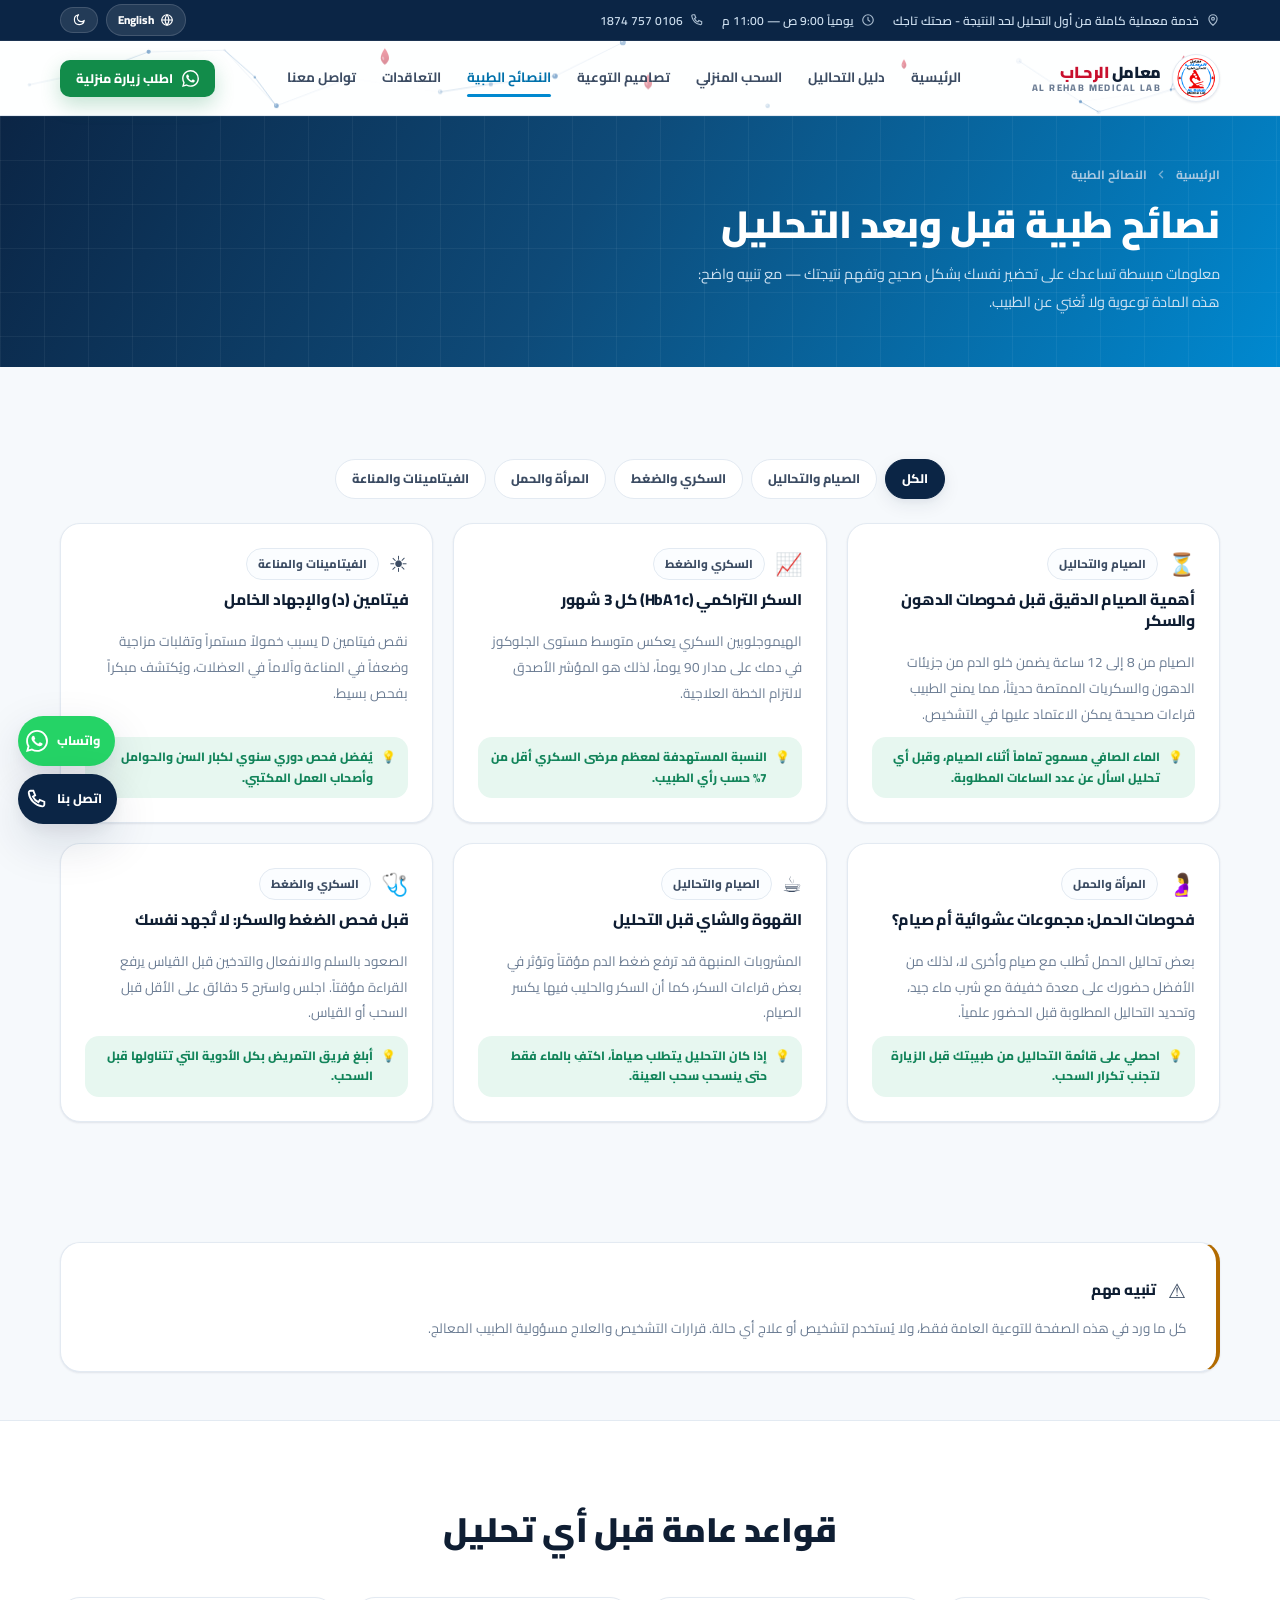
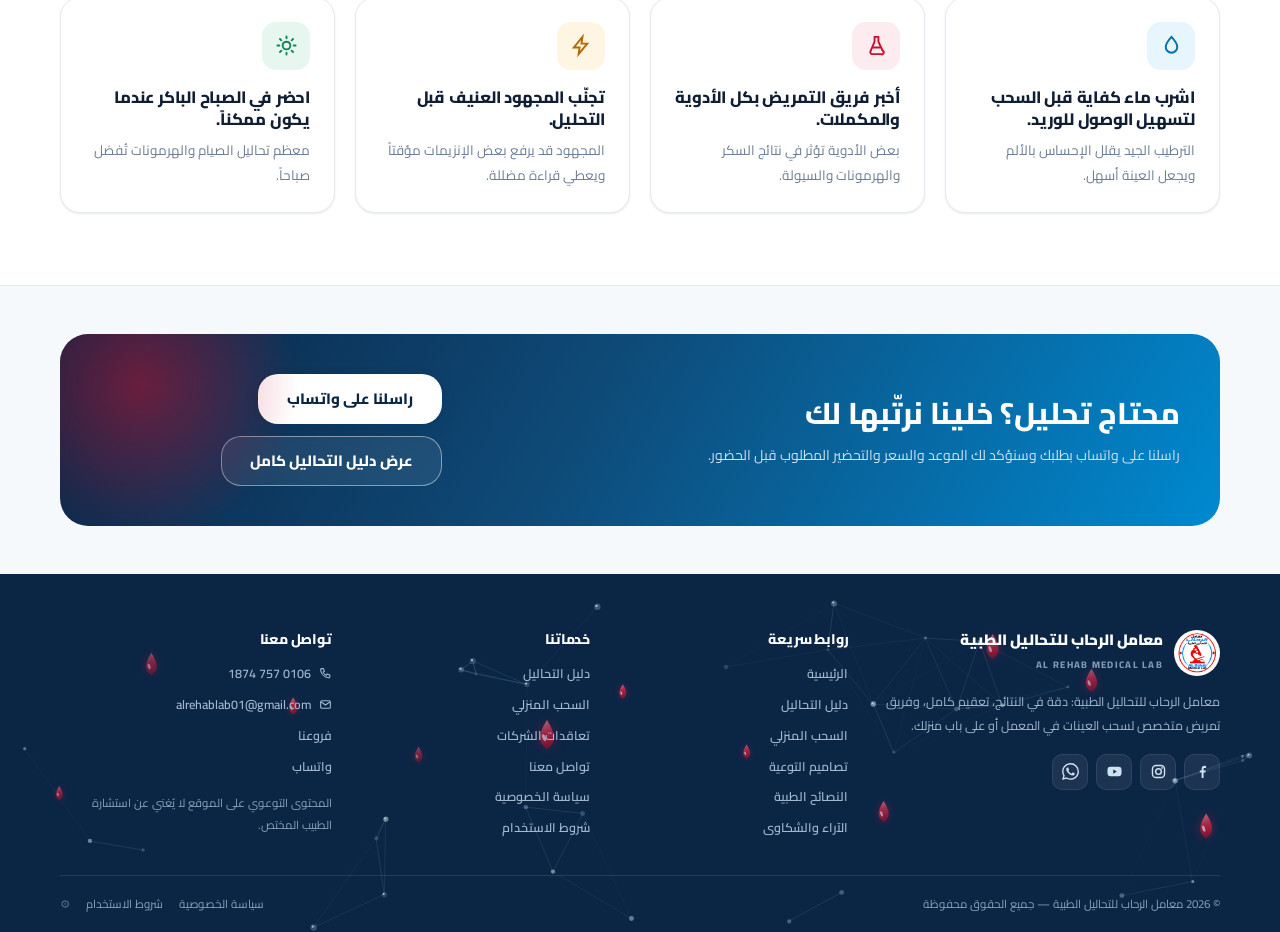
<file: tips.html>
<!DOCTYPE html>
<html lang="ar" dir="rtl" data-theme="light">
<head>
<meta charset="UTF-8">
<meta name="viewport" content="width=device-width, initial-scale=1">
<title>النصائح والإرشادات الطبية | معامل الرحاب</title>
<meta name="description" content="نصائح طبية مبسطة قبل وبعد التحاليل: الصيام، السكري، الفيتامينات، وفحوصات الحمل — محتوى توعوي من معامل الرحاب.">
<meta name="theme-color" content="#0B2545">
<meta property="og:type" content="website">
<meta property="og:title" content="النصائح والإرشادات الطبية | معامل الرحاب">
<meta property="og:description" content="نصائح طبية مبسطة قبل وبعد التحاليل: الصيام، السكري، الفيتامينات، وفحوصات الحمل — محتوى توعوي من معامل الرحاب.">
<meta property="og:image" content="assets/logo-512.png">
<meta name="twitter:card" content="summary_large_image">
<link rel="icon" type="image/png" sizes="96x96" href="assets/favicon-96.png">
<link rel="apple-touch-icon" href="assets/logo-192.png">
<link rel="canonical" href="https://al-rehab-lab.github.io/alrehab-lab-site/tips.html">
<link rel="preconnect" href="https://fonts.googleapis.com">
<link rel="preconnect" href="https://fonts.gstatic.com" crossorigin>
<link href="https://fonts.googleapis.com/css2?family=Cairo:wght@400;500;600;700;800;900&display=swap" rel="stylesheet">
<link rel="stylesheet" href="css/style.css">

</head>
<body data-page="tips">
<a class="skip-link" href="#main" data-i18n="common.skip">تخطَّ إلى المحتوى</a>
<!-- ============ TOP BAR ============ -->
<div class="topbar">
  <div class="container topbar__in">
    <div class="topbar__list">
      <span class="topbar__item">
        <svg viewBox="0 0 24 24" fill="none" stroke="currentColor" stroke-width="2" stroke-linecap="round"><path d="M12 21s7-5.6 7-11a7 7 0 1 0-14 0c0 5.4 7 11 7 11Z"/><circle cx="12" cy="10" r="2.4"/></svg>
        <span data-i18n="top.tagline">دقة متناهية في التشخيص.. وعناية فائقة بصحتك</span>
      </span>
      <span class="topbar__item hide-sm">
        <svg viewBox="0 0 24 24" fill="none" stroke="currentColor" stroke-width="2" stroke-linecap="round"><circle cx="12" cy="12" r="9"/><path d="M12 7.5V12l3 2"/></svg>
        <span data-i18n="common.hours">يومياً 8:00 ص — 11:00 م</span>
      </span>
      <a class="topbar__item hide-sm" data-tel href="tel:+201067571874">
        <svg viewBox="0 0 24 24" fill="none" stroke="currentColor" stroke-width="2" stroke-linecap="round"><path d="M5 3h3l2 5-2.5 1.5a12 12 0 0 0 6 6L15 13l5 2v3a2 2 0 0 1-2.2 2A17 17 0 0 1 3 5.2 2 2 0 0 1 5 3Z"/></svg>
        <span data-phone-label>0106 757 1874</span>
      </a>
    </div>
    <div class="topbar__actions">
      <button type="button" class="chip-btn" data-lang-toggle data-i18n-title="common.langLabel" aria-label="Switch language">
        <svg viewBox="0 0 24 24" fill="none" stroke="currentColor" stroke-width="2" stroke-linecap="round"><circle cx="12" cy="12" r="9"/><path d="M3 12h18M12 3a15 15 0 0 1 0 18M12 3a15 15 0 0 0 0 18"/></svg>
        <span data-lang-label>English</span>
      </button>
      <button type="button" class="chip-btn" data-theme-toggle data-i18n-title="common.themeLabel" aria-label="Dark mode">
        <span data-theme-icon aria-hidden="true"></span>
      </button>
    </div>
  </div>
</div>

<!-- ============ HEADER ============ -->
<header class="site-header">
  <div class="container header__in">
    <a class="brand" href="index.html" aria-label="AL Rehab Medical Lab">
      <span class="brand__logo"><img src="assets/logo-256.png" width="48" height="48" alt="شعار معامل الرحاب"></span>
      <span class="brand__text">
        <span class="brand__ar"><span data-i18n="brand.prefix">معامل</span> <em data-i18n="brand.name">الرحـاب</em></span>
        <span class="brand__en" data-i18n="brand.en">AL REHAB MEDICAL LAB</span>
      </span>
    </a>

    <nav class="nav" aria-label="Main">
      <a class="nav__link" data-nav="home" href="index.html" data-i18n="nav.home">الرئيسية</a>
      <a class="nav__link" data-nav="tests" href="tests.html" data-i18n="nav.tests">دليل التحاليل</a>
      <a class="nav__link" data-nav="visits" href="home-visits.html" data-i18n="nav.visits">السحب المنزلي</a>
      <a class="nav__link" data-nav="gallery" href="awareness.html" data-i18n="nav.gallery">تصاميم التوعية</a>
      <a class="nav__link" data-nav="tips" href="tips.html" data-i18n="nav.tips">النصائح الطبية</a>
      <a class="nav__link" data-nav="contracts" href="contracts.html" data-i18n="nav.contracts">التعاقدات</a>
      <a class="nav__link" data-nav="contact" href="contact.html" data-i18n="nav.contact">تواصل معنا</a>
    </nav>

    <div class="header__cta">
      <a class="btn btn--wa btn--sm" data-wa href="https://wa.me/201067571874" target="_blank" rel="noopener">
        <svg viewBox="0 0 24 24" fill="currentColor" aria-hidden="true"><path d="M17.472 14.382c-.297-.149-1.758-.867-2.03-.967-.273-.099-.471-.148-.67.15-.197.297-.767.966-.94 1.164-.173.199-.347.223-.644.075-.297-.15-1.255-.463-2.39-1.475-.883-.788-1.48-1.761-1.653-2.059-.173-.297-.018-.458.13-.606.134-.133.298-.347.446-.52.149-.174.198-.298.298-.497.099-.198.05-.371-.05-.52-.099-.149-.669-1.612-.916-2.207-.242-.579-.487-.5-.669-.51-.173-.008-.371-.01-.57-.01-.198 0-.52.074-.792.372-.272.297-1.04 1.016-1.04 2.479 0 1.462 1.065 2.875 1.213 3.074.149.198 2.096 3.2 5.077 4.487.709.306 1.262.489 1.694.625.712.227 1.36.195 1.871.118.571-.085 1.758-.719 2.006-1.413.248-.694.248-1.289.173-1.413-.074-.124-.272-.198-.57-.347m-5.421 7.403h-.004a9.87 9.87 0 0 1-5.031-1.378l-.361-.214-3.741.982.998-3.648-.235-.374a9.86 9.86 0 0 1-1.51-5.26c.001-5.45 4.436-9.884 9.888-9.884 2.64 0 5.122 1.03 6.988 2.898a9.825 9.825 0 0 1 2.893 6.994c-.003 5.45-4.437 9.884-9.885 9.884m8.413-18.297A11.815 11.815 0 0 0 12.05 0C5.495 0 .16 5.335.157 11.892c0 2.096.547 4.142 1.588 5.945L.057 24l6.305-1.654a11.882 11.882 0 0 0 5.683 1.448h.005c6.554 0 11.89-5.335 11.893-11.893a11.821 11.821 0 0 0-3.48-8.413Z"/></svg>
        <span class="btn--wa-label" data-i18n="common.bookVisit">اطلب زيارة منزلية</span>
      </a>
      <button type="button" class="icon-btn nav-toggle" id="navToggle" aria-label="القائمة" data-i18n-title="common.menu">
        <svg viewBox="0 0 24 24" fill="none" stroke="currentColor" stroke-width="2.2" stroke-linecap="round"><path d="M4 7h16M4 12h16M4 17h16"/></svg>
      </button>
    </div>
  </div>
</header>

<!-- ============ MOBILE DRAWER ============ -->
<div class="drawer" id="drawer" aria-hidden="true">
  <div class="drawer__scrim" data-drawer-close></div>
  <div class="drawer__panel" role="dialog" aria-modal="true" aria-label="القائمة">
    <div class="drawer__head">
      <a class="brand" href="index.html">
        <span class="brand__logo"><img src="assets/logo-256.png" width="40" height="40" alt=""></span>
        <span class="brand__text">
          <span class="brand__ar"><span data-i18n="brand.prefix">معامل</span> <em data-i18n="brand.name">الرحـاب</em></span>
          <span class="brand__en" data-i18n="brand.en">AL REHAB MEDICAL LAB</span>
        </span>
      </a>
      <button type="button" class="icon-btn" data-drawer-close aria-label="إغلاق">
        <svg viewBox="0 0 24 24" fill="none" stroke="currentColor" stroke-width="2.2" stroke-linecap="round"><path d="M6 6l12 12M18 6 6 18"/></svg>
      </button>
    </div>
    <a class="drawer__link" data-nav="home" href="index.html" data-i18n="nav.home">الرئيسية</a>
    <a class="drawer__link" data-nav="tests" href="tests.html" data-i18n="nav.tests">دليل التحاليل</a>
    <a class="drawer__link" data-nav="visits" href="home-visits.html" data-i18n="nav.visits">السحب المنزلي</a>
    <a class="drawer__link" data-nav="gallery" href="awareness.html" data-i18n="nav.gallery">تصاميم التوعية</a>
    <a class="drawer__link" data-nav="tips" href="tips.html" data-i18n="nav.tips">النصائح الطبية</a>
    <a class="drawer__link" data-nav="contracts" href="contracts.html" data-i18n="nav.contracts">التعاقدات</a>
    <a class="drawer__link" data-nav="contact" href="contact.html" data-i18n="nav.contact">تواصل معنا</a>
    <a class="drawer__link" data-nav="feedback" href="feedback.html" data-i18n="nav.feedback">الآراء والشكاوى</a>
    <div class="drawer__foot">
      <a class="btn btn--wa btn--block" data-wa href="https://wa.me/201067571874" target="_blank" rel="noopener">
        <svg viewBox="0 0 24 24" fill="currentColor" aria-hidden="true"><path d="M17.472 14.382c-.297-.149-1.758-.867-2.03-.967-.273-.099-.471-.148-.67.15-.197.297-.767.966-.94 1.164-.173.199-.347.223-.644.075-.297-.15-1.255-.463-2.39-1.475-.883-.788-1.48-1.761-1.653-2.059-.173-.297-.018-.458.13-.606.134-.133.298-.347.446-.52.149-.174.198-.298.298-.497.099-.198.05-.371-.05-.52-.099-.149-.669-1.612-.916-2.207-.242-.579-.487-.5-.669-.51-.173-.008-.371-.01-.57-.01-.198 0-.52.074-.792.372-.272.297-1.04 1.016-1.04 2.479 0 1.462 1.065 2.875 1.213 3.074.149.198 2.096 3.2 5.077 4.487.709.306 1.262.489 1.694.625.712.227 1.36.195 1.871.118.571-.085 1.758-.719 2.006-1.413.248-.694.248-1.289.173-1.413-.074-.124-.272-.198-.57-.347m-5.421 7.403h-.004a9.87 9.87 0 0 1-5.031-1.378l-.361-.214-3.741.982.998-3.648-.235-.374a9.86 9.86 0 0 1-1.51-5.26c.001-5.45 4.436-9.884 9.888-9.884 2.64 0 5.122 1.03 6.988 2.898a9.825 9.825 0 0 1 2.893 6.994c-.003 5.45-4.437 9.884-9.885 9.884m8.413-18.297A11.815 11.815 0 0 0 12.05 0C5.495 0 .16 5.335.157 11.892c0 2.096.547 4.142 1.588 5.945L.057 24l6.305-1.654a11.882 11.882 0 0 0 5.683 1.448h.005c6.554 0 11.89-5.335 11.893-11.893a11.821 11.821 0 0 0-3.48-8.413Z"/></svg>
        <span data-i18n="common.bookVisit">اطلب زيارة منزلية</span>
      </a>
      <a class="btn btn--ghost btn--block" data-tel href="tel:+201067571874">
        <svg viewBox="0 0 24 24" fill="none" stroke="currentColor" stroke-width="2" stroke-linecap="round"><path d="M5 3h3l2 5-2.5 1.5a12 12 0 0 0 6 6L15 13l5 2v3a2 2 0 0 1-2.2 2A17 17 0 0 1 3 5.2 2 2 0 0 1 5 3Z"/></svg>
        <span data-phone-label>0106 757 1874</span>
      </a>
    </div>
  </div>
</div>

<main id="main">
<section class="page-head">
  <div class="container page-head__in">
    <nav class="crumbs" aria-label="Breadcrumb">
      <a href="index.html" data-i18n="common.home">الرئيسية</a>
      <svg viewBox="0 0 24 24" fill="none" stroke="currentColor" stroke-width="2.4" stroke-linecap="round"><path d="M14 6l-6 6 6 6"/></svg>
      <span data-i18n="nav.tips">النصائح الطبية</span>
    </nav>
    <h1 data-i18n="tips.title" style="margin-top:14px">نصائح طبية قبل وبعد التحليل</h1>
    <p data-i18n="tips.desc">معلومات مبسطة تساعدك على تحضير نفسك بشكل صحيح وتفهم نتيجتك — مع تنبيه واضح: هذه المادة توعوية ولا تُغني عن الطبيب.</p>
  </div>
</section>

<section class="section">
  <div class="container">
    <div class="filters mb-24" data-tips-cats data-reveal></div>
    <div class="grid grid-3" data-tips-grid></div>
  </div>
</section>

<section class="section section--tight">
  <div class="container">
    <div class="card card--pad-lg" data-reveal style="border-inline-start:4px solid var(--warn)">
      <div class="flex gap-12 items-center mb-8">
        <span style="font-size:20px">⚠️</span>
        <h3 style="font-size:15px;margin:0" data-i18n="tips.disclaimerTitle">تنبيه مهم</h3>
      </div>
      <p data-i18n="tips.disclaimer">كل ما ورد في هذه الصفحة للتوعية العامة فقط، ولا يُستخدم لتشخيص أو علاج أي حالة. قرارات التشخيص والعلاج مسؤولية الطبيب المعالج.</p>
    </div>
  </div>
</section>

<section class="section section--alt">
  <div class="container">
    <div class="section-head" data-reveal>
      <h2 data-i18n="tests.preparationTitle">قواعد عامة قبل أي تحليل</h2>
    </div>
    <div class="grid grid-4">
      <article class="card" data-reveal>
        <div class="card__icon"><svg viewBox="0 0 24 24" fill="none" stroke="currentColor" stroke-width="2" stroke-linecap="round"><path d="M12 3s6 6.5 6 10.5A6 6 0 0 1 6 13.5C6 9.5 12 3 12 3Z"/></svg></div>
        <h3 data-i18n="tests.rule1">اشرب ماء كفاية قبل السحب</h3>
        <p data-i18n="tests.rule1d">الترطيب الجيد يقلل الإحساس بالألم ويجعل العينة أسهل.</p>
      </article>
      <article class="card" data-reveal>
        <div class="card__icon card__icon--red"><svg viewBox="0 0 24 24" fill="none" stroke="currentColor" stroke-width="2" stroke-linecap="round"><path d="M10 3h4v5l4.4 9.4A2 2 0 0 1 16.6 21H7.4a2 2 0 0 1-1.8-2.6L10 8V3Z"/><path d="M8.5 14h7"/></svg></div>
        <h3 data-i18n="tests.rule2">أخبرنا بكل الأدوية</h3>
        <p data-i18n="tests.rule2d">بعض الأدوية تؤثر في نتائج السكر والهرمونات والسيولة.</p>
      </article>
      <article class="card" data-reveal>
        <div class="card__icon card__icon--warn"><svg viewBox="0 0 24 24" fill="none" stroke="currentColor" stroke-width="2" stroke-linecap="round"><path d="M13 3 4 14h6l-1 7 9-11h-6l1-7Z"/></svg></div>
        <h3 data-i18n="tests.rule3">تجنّب المجهود العنيف</h3>
        <p data-i18n="tests.rule3d">المجهود قد يرفع بعض الإنزيمات مؤقتاً ويعطي قراءة مضللة.</p>
      </article>
      <article class="card" data-reveal>
        <div class="card__icon card__icon--ok"><svg viewBox="0 0 24 24" fill="none" stroke="currentColor" stroke-width="2" stroke-linecap="round"><circle cx="12" cy="12" r="4"/><path d="M12 2.5v2M12 19.5v2M2.5 12h2M19.5 12h2M5.2 5.2l1.4 1.4M17.4 17.4l1.4 1.4M18.8 5.2l-1.4 1.4M6.6 17.4l-1.4 1.4"/></svg></div>
        <h3 data-i18n="tests.rule4">احضر صباحاً</h3>
        <p data-i18n="tests.rule4d">معظم تحاليل الصيام والهرمونات تُفضل صباحاً.</p>
      </article>
    </div>
  </div>
</section>

<section class="section section--tight">
  <div class="container">
    <div class="cta-band cta-band--split" data-reveal>
      <div>
        <h2 data-i18n="cta.title">محتاج تحليل؟ خلينا نرتّبها لك</h2>
        <p data-i18n="cta.desc">راسلنا على واتساب بطلبك وسنؤكد لك الموعد والسعر والتحضير المطلوب قبل الحضور.</p>
      </div>
      <div class="flex gap-12 wrap">
        <a class="btn btn--light btn--lg" data-wa href="https://wa.me/201067571874" target="_blank" rel="noopener">
          <span data-i18n="cta.wa">راسلنا على واتساب</span>
        </a>
        <a class="btn btn--outline-light btn--lg" href="tests.html">
          <span data-i18n="home.viewAllTests">دليل التحاليل</span>
        </a>
      </div>
    </div>
  </div>
</section>

</main>
<!-- ============ FOOTER ============ -->
<footer class="site-footer footer">
  <div class="container">
    <div class="footer__grid">
      <div>
        <div class="footer__brand">
          <img src="assets/logo-256.png" width="46" height="46" alt="شعار معامل الرحاب">
          <div>
            <b data-i18n="brand.full">معامل الرحاب للتحاليل الطبية</b>
            <span data-i18n="brand.en">AL REHAB MEDICAL LAB</span>
          </div>
        </div>
        <p data-i18n="footer.desc">معامل الرحاب للتحاليل الطبية: دقة في النتائج، تعقيم كامل، وفريق تمريض متخصص لسحب العينات في المعمل أو على باب منزلك.</p>
        <div class="socials">
          <a href="https://www.facebook.com/1alrehablab/" target="_blank" rel="noopener" aria-label="Facebook">
            <svg viewBox="0 0 24 24" fill="currentColor"><path d="M13.5 21v-7.5h2.6l.4-3h-3V8.6c0-.9.2-1.5 1.5-1.5H17V4.4A20 20 0 0 0 14.7 4c-2.3 0-3.9 1.4-3.9 4v2.5H8.2v3h2.6V21h2.7Z"/></svg>
          </a>
          <a href="https://www.instagram.com/al_rehab_lab" target="_blank" rel="noopener" aria-label="Instagram">
            <svg viewBox="0 0 24 24" fill="none" stroke="currentColor" stroke-width="2"><rect x="3.5" y="3.5" width="17" height="17" rx="5"/><circle cx="12" cy="12" r="4"/><circle cx="17" cy="7" r="1.2" fill="currentColor" stroke="none"/></svg>
          </a>
          <a href="https://www.youtube.com/@1alrehablab" target="_blank" rel="noopener" aria-label="YouTube">
            <svg viewBox="0 0 24 24" fill="currentColor"><path d="M21.6 7.6a2.6 2.6 0 0 0-1.8-1.8C18.2 5.4 12 5.4 12 5.4s-6.2 0-7.8.4a2.6 2.6 0 0 0-1.8 1.8A27 27 0 0 0 2 12a27 27 0 0 0 .4 4.4 2.6 2.6 0 0 0 1.8 1.8c1.6.4 7.8.4 7.8.4s6.2 0 7.8-.4a2.6 2.6 0 0 0 1.8-1.8A27 27 0 0 0 22 12a27 27 0 0 0-.4-4.4ZM10.2 15V9l5.2 3-5.2 3Z"/></svg>
          </a>
          <a data-wa href="https://wa.me/201067571874" target="_blank" rel="noopener" aria-label="WhatsApp">
            <svg viewBox="0 0 24 24" fill="currentColor"><path d="M17.472 14.382c-.297-.149-1.758-.867-2.03-.967-.273-.099-.471-.148-.67.15-.197.297-.767.966-.94 1.164-.173.199-.347.223-.644.075-.297-.15-1.255-.463-2.39-1.475-.883-.788-1.48-1.761-1.653-2.059-.173-.297-.018-.458.13-.606.134-.133.298-.347.446-.52.149-.174.198-.298.298-.497.099-.198.05-.371-.05-.52-.099-.149-.669-1.612-.916-2.207-.242-.579-.487-.5-.669-.51-.173-.008-.371-.01-.57-.01-.198 0-.52.074-.792.372-.272.297-1.04 1.016-1.04 2.479 0 1.462 1.065 2.875 1.213 3.074.149.198 2.096 3.2 5.077 4.487.709.306 1.262.489 1.694.625.712.227 1.36.195 1.871.118.571-.085 1.758-.719 2.006-1.413.248-.694.248-1.289.173-1.413-.074-.124-.272-.198-.57-.347m-5.421 7.403h-.004a9.87 9.87 0 0 1-5.031-1.378l-.361-.214-3.741.982.998-3.648-.235-.374a9.86 9.86 0 0 1-1.51-5.26c.001-5.45 4.436-9.884 9.888-9.884 2.64 0 5.122 1.03 6.988 2.898a9.825 9.825 0 0 1 2.893 6.994c-.003 5.45-4.437 9.884-9.885 9.884m8.413-18.297A11.815 11.815 0 0 0 12.05 0C5.495 0 .16 5.335.157 11.892c0 2.096.547 4.142 1.588 5.945L.057 24l6.305-1.654a11.882 11.882 0 0 0 5.683 1.448h.005c6.554 0 11.89-5.335 11.893-11.893a11.821 11.821 0 0 0-3.48-8.413Z"/></svg>
          </a>
        </div>
      </div>

      <div>
        <h4 data-i18n="footer.quick">روابط سريعة</h4>
        <div class="footer__links">
          <a href="index.html" data-i18n="nav.home">الرئيسية</a>
          <a href="tests.html" data-i18n="nav.tests">دليل التحاليل</a>
          <a href="home-visits.html" data-i18n="nav.visits">السحب المنزلي</a>
          <a href="awareness.html" data-i18n="nav.gallery">تصاميم التوعية</a>
          <a href="tips.html" data-i18n="nav.tips">النصائح الطبية</a>
          <a href="feedback.html" data-i18n="nav.feedback">الآراء والشكاوى</a>
        </div>
      </div>

      <div>
        <h4 data-i18n="footer.services">خدماتنا</h4>
        <div class="footer__links">
          <a href="tests.html" data-i18n="footer.testsDir">دليل التحاليل</a>
          <a href="home-visits.html" data-i18n="footer.visitSvc">السحب المنزلي</a>
          <a href="contracts.html" data-i18n="footer.corp">تعاقدات الشركات</a>
          <a href="contact.html" data-i18n="nav.contact">تواصل معنا</a>
          <a href="privacy.html" data-i18n="footer.privacy">سياسة الخصوصية</a>
          <a href="terms.html" data-i18n="footer.terms">شروط الاستخدام</a>
        </div>
      </div>

      <div>
        <h4 data-i18n="footer.contact">تواصل معنا</h4>
        <div class="footer__links">
          <a data-tel href="tel:+201067571874">
            <svg viewBox="0 0 24 24" width="13" height="13" fill="none" stroke="currentColor" stroke-width="2" style="display:inline;vertical-align:-2px;margin-inline-end:5px"><path d="M5 3h3l2 5-2.5 1.5a12 12 0 0 0 6 6L15 13l5 2v3a2 2 0 0 1-2.2 2A17 17 0 0 1 3 5.2 2 2 0 0 1 5 3Z"/></svg>
            <span data-phone-label>0106 757 1874</span>
          </a>
          <a data-mail href="mailto:info@alrehablab.com">
            <svg viewBox="0 0 24 24" width="13" height="13" fill="none" stroke="currentColor" stroke-width="2" style="display:inline;vertical-align:-2px;margin-inline-end:5px"><rect x="3" y="5" width="18" height="14" rx="2.5"/><path d="m3.5 7 8.5 6 8.5-6"/></svg>
            <span data-email-label>info@alrehablab.com</span>
          </a>
          <a href="contact.html#branches" data-i18n="contact.branchesTitle">فروعنا</a>
          <a data-wa href="https://wa.me/201067571874" target="_blank" rel="noopener" data-i18n="common.whatsapp">واتساب</a>
        </div>
        <p class="text-xs mt-16" data-i18n="footer.disclaimer" style="font-size:11.5px;opacity:.85">المحتوى التوعوي على الموقع لا يُغني عن استشارة الطبيب المختص.</p>
      </div>
    </div>

    <div class="footer__bottom">
      <span>© <span data-year>2026</span> <span data-i18n="brand.full">معامل الرحاب للتحاليل الطبية</span> — <span data-i18n="footer.rights">جميع الحقوق محفوظة</span></span>
      <span class="flex gap-16 wrap">
        <a href="privacy.html" data-i18n="footer.privacy">سياسة الخصوصية</a>
        <a href="terms.html" data-i18n="footer.terms">شروط الاستخدام</a>
        <a href="admin.html" aria-label="لوحة التحكم" title="لوحة التحكم" rel="nofollow" style="opacity:.55">⚙︎</a>
      </span>
    </div>
  </div>
</footer>

<!-- floating actions -->
<div class="float-bar">
  <a class="fab fab--wa" data-wa href="https://wa.me/201067571874" target="_blank" rel="noopener" aria-label="WhatsApp">
    <svg viewBox="0 0 24 24" fill="currentColor" aria-hidden="true"><path d="M17.472 14.382c-.297-.149-1.758-.867-2.03-.967-.273-.099-.471-.148-.67.15-.197.297-.767.966-.94 1.164-.173.199-.347.223-.644.075-.297-.15-1.255-.463-2.39-1.475-.883-.788-1.48-1.761-1.653-2.059-.173-.297-.018-.458.13-.606.134-.133.298-.347.446-.52.149-.174.198-.298.298-.497.099-.198.05-.371-.05-.52-.099-.149-.669-1.612-.916-2.207-.242-.579-.487-.5-.669-.51-.173-.008-.371-.01-.57-.01-.198 0-.52.074-.792.372-.272.297-1.04 1.016-1.04 2.479 0 1.462 1.065 2.875 1.213 3.074.149.198 2.096 3.2 5.077 4.487.709.306 1.262.489 1.694.625.712.227 1.36.195 1.871.118.571-.085 1.758-.719 2.006-1.413.248-.694.248-1.289.173-1.413-.074-.124-.272-.198-.57-.347m-5.421 7.403h-.004a9.87 9.87 0 0 1-5.031-1.378l-.361-.214-3.741.982.998-3.648-.235-.374a9.86 9.86 0 0 1-1.51-5.26c.001-5.45 4.436-9.884 9.888-9.884 2.64 0 5.122 1.03 6.988 2.898a9.825 9.825 0 0 1 2.893 6.994c-.003 5.45-4.437 9.884-9.885 9.884m8.413-18.297A11.815 11.815 0 0 0 12.05 0C5.495 0 .16 5.335.157 11.892c0 2.096.547 4.142 1.588 5.945L.057 24l6.305-1.654a11.882 11.882 0 0 0 5.683 1.448h.005c6.554 0 11.89-5.335 11.893-11.893a11.821 11.821 0 0 0-3.48-8.413Z"/></svg>
    <span data-i18n="common.whatsapp">واتساب</span>
  </a>
  <a class="fab fab--call" data-tel href="tel:+201067571874" aria-label="اتصل بنا">
    <svg viewBox="0 0 24 24" fill="none" stroke="currentColor" stroke-width="2" stroke-linecap="round" aria-hidden="true"><path d="M5 3h3l2 5-2.5 1.5a12 12 0 0 0 6 6L15 13l5 2v3a2 2 0 0 1-2.2 2A17 17 0 0 1 3 5.2 2 2 0 0 1 5 3Z"/></svg>
    <span data-i18n="common.callNow">اتصل بنا</span>
  </a>
  <button type="button" class="fab fab--top" aria-label="أعلى الصفحة" data-i18n-title="common.top">
    <svg viewBox="0 0 24 24" fill="none" stroke="currentColor" stroke-width="2.2" stroke-linecap="round" aria-hidden="true"><path d="M12 19V5M6 11l6-6 6 6"/></svg>
  </button>
</div>

<script src="js/data.js"></script>
<script src="js/i18n.js"></script>
<script src="js/content.js"></script>
<script src="js/app.js"></script>

</body>
</html>
</file>
<file: css/style.css>
/* ==========================================================================
   AL Rehab Medical Lab — Design System
   ========================================================================== */

/* ---------- Tokens ---------- */
:root {
  --red: #C8102E;
  --red-600: #AB0D26;
  --red-soft: #FDECEF;
  --blue: #0089D0;
  --blue-600: #0071AB;
  --blue-soft: #E7F5FC;
  --navy: #0B2545;
  --navy-700: #123156;

  --ink: #0F1E33;
  --body: #3C4C63;
  --muted: #6B7C93;
  --line: #E3EAF2;
  --bg: #F6F9FC;
  --card: #FFFFFF;
  --card-2: #FBFDFF;

  --ok: #12845A;
  --ok-soft: #E7F7F0;
  --warn: #B26B00;
  --warn-soft: #FFF5E3;

  --grad-brand: linear-gradient(120deg, #0B2545 0%, #0E4A78 45%, #0089D0 100%);
  --grad-accent: linear-gradient(120deg, #C8102E 0%, #8E0A20 100%);

  --r-sm: 10px;
  --r-md: 14px;
  --r-lg: 20px;
  --r-xl: 28px;
  --r-pill: 999px;

  --sh-1: 0 1px 2px rgba(11, 37, 69, .06), 0 1px 3px rgba(11, 37, 69, .04);
  --sh-2: 0 6px 18px rgba(11, 37, 69, .08), 0 2px 6px rgba(11, 37, 69, .04);
  --sh-3: 0 18px 48px rgba(11, 37, 69, .14), 0 6px 16px rgba(11, 37, 69, .06);
  --sh-glow: 0 12px 32px rgba(0, 137, 208, .28);

  --container: 1200px;
  --header-h: 74px;
  --ease: cubic-bezier(.4, 0, .2, 1);
}

html[data-theme="dark"] {
  --ink: #EAF1F9;
  --body: #B8C7DA;
  --muted: #8DA0B8;
  --line: #1E3A5C;
  --bg: #071628;
  --card: #0E2338;
  --card-2: #122A42;

  --red-soft: #3A1220;
  --blue-soft: #0C2F45;
  --ok-soft: #0C2E24;
  --warn-soft: #33260B;

  --sh-1: 0 1px 2px rgba(0, 0, 0, .4);
  --sh-2: 0 8px 22px rgba(0, 0, 0, .45);
  --sh-3: 0 22px 54px rgba(0, 0, 0, .55);
}

/* انتقالات الصفحات بين الروابط الداخلية — كشف دائري مستوحى من عدسة المعمل */
@view-transition { navigation: auto; }
::view-transition-group(root) { animation-duration: .56s; }
::view-transition-image-pair(root) { isolation: isolate; }
::view-transition-old(root) { animation: lab-page-out .18s ease both; }
::view-transition-new(root) { animation: lab-page-reveal .56s cubic-bezier(.2,.78,.22,1) both; }
@keyframes lab-page-out {
  to { opacity: 0; filter: blur(3px); transform: scale(1.008); }
}
@keyframes lab-page-reveal {
  from { opacity: .72; filter: blur(5px); clip-path: circle(0% at 50% 48%); }
  to { opacity: 1; filter: blur(0); clip-path: circle(150% at 50% 48%); }
}

/* ---------- Reset ---------- */
*, *::before, *::after { box-sizing: border-box; }
* { margin: 0; padding: 0; }
html { -webkit-text-size-adjust: 100%; scroll-behavior: smooth; scroll-padding-top: calc(var(--header-h) + 16px); }
body {
  font-family: 'Cairo', 'Segoe UI', Tahoma, 'Noto Kufi Arabic', system-ui, sans-serif;
  background: var(--bg);
  color: var(--body);
  line-height: 1.75;
  font-size: 15px;
  -webkit-font-smoothing: antialiased;
  overflow-x: hidden;
  transition: background-color .3s var(--ease), color .3s var(--ease);
}
img, svg, video { display: block; max-width: 100%; }
img { height: auto; }
a { color: inherit; text-decoration: none; }
button, input, select, textarea { font: inherit; color: inherit; }
button { background: none; border: 0; cursor: pointer; }
ul, ol { list-style: none; }
h1, h2, h3, h4, h5 { color: var(--ink); line-height: 1.35; font-weight: 800; letter-spacing: -.2px; }
strong, b { font-weight: 800; color: var(--ink); }
::selection { background: rgba(0, 137, 208, .22); }

:focus-visible {
  outline: 3px solid rgba(0, 137, 208, .55);
  outline-offset: 2px;
  border-radius: 6px;
}

/* ---------- Layout ---------- */
.container { width: 100%; max-width: var(--container); margin-inline: auto; padding-inline: 20px; }
.section { padding-block: 72px; }
.section--tight { padding-block: 48px; }
.section--alt { background: var(--card); border-block: 1px solid var(--line); }
.stack > * + * { margin-top: var(--gap, 16px); }
.center { text-align: center; }
.grid { display: grid; gap: 20px; }
.grid-2 { grid-template-columns: repeat(2, minmax(0, 1fr)); }
.grid-3 { grid-template-columns: repeat(3, minmax(0, 1fr)); }
.grid-4 { grid-template-columns: repeat(4, minmax(0, 1fr)); }
.flex { display: flex; }
.wrap { flex-wrap: wrap; }
.items-center { align-items: center; }
.justify-between { justify-content: space-between; }
.gap-8 { gap: 8px; } .gap-12 { gap: 12px; } .gap-16 { gap: 16px; } .gap-24 { gap: 24px; }
.mt-8 { margin-top: 8px; } .mt-16 { margin-top: 16px; } .mt-24 { margin-top: 24px; } .mt-32 { margin-top: 32px; }
.mb-8 { margin-bottom: 8px; } .mb-16 { margin-bottom: 16px; } .mb-24 { margin-bottom: 24px; }
.sr-only {
  position: absolute; width: 1px; height: 1px; padding: 0; margin: -1px;
  overflow: hidden; clip: rect(0 0 0 0); white-space: nowrap; border: 0;
}

/* ---------- Typography helpers ---------- */
.eyebrow {
  display: inline-flex; align-items: center; gap: 8px;
  font-size: 12px; font-weight: 800; letter-spacing: .2px;
  padding: 7px 15px; border-radius: var(--r-pill);
  background: var(--blue-soft); color: var(--blue-600);
  border: 1px solid rgba(0, 137, 208, .18);
}
html[data-theme="dark"] .eyebrow { color: #7FD0F5; }
.eyebrow--red { background: var(--red-soft); color: var(--red); border-color: rgba(200, 16, 46, .18); }
html[data-theme="dark"] .eyebrow--red { color: #FF8C9E; }
.eyebrow--ok { background: var(--ok-soft); color: var(--ok); border-color: rgba(18, 132, 90, .2); }
html[data-theme="dark"] .eyebrow--ok { color: #66DDAF; }

.section-head { max-width: 720px; margin-inline: auto; text-align: center; margin-bottom: 44px; }
.section-head h2 { font-size: clamp(22px, 3.2vw, 34px); margin-block: 14px 10px; font-weight: 900; }
.section-head p { font-size: 14.5px; color: var(--muted); line-height: 1.85; }
.section-head--start { text-align: start; margin-inline: 0; }
.text-muted { color: var(--muted); }
.text-sm { font-size: 13px; }
.text-xs { font-size: 12px; }
.text-red { color: var(--red); }
.text-blue { color: var(--blue); }
.title-accent { color: var(--blue); }
.lead { font-size: 16px; color: var(--body); line-height: 1.9; }

/* ---------- Buttons ---------- */
.btn {
  --btn-bg: var(--navy);
  --btn-fg: #fff;
  display: inline-flex; align-items: center; justify-content: center; gap: 9px;
  padding: 12px 22px; border-radius: var(--r-md);
  background: var(--btn-bg); color: var(--btn-fg);
  font-weight: 800; font-size: 13.5px; line-height: 1.2;
  border: 1.5px solid transparent;
  transition: transform .18s var(--ease), box-shadow .18s var(--ease), background-color .18s var(--ease), border-color .18s var(--ease), color .18s var(--ease);
  white-space: nowrap;
  cursor: pointer;
}
.btn svg { width: 17px; height: 17px; flex: none; }
.btn:hover { transform: translateY(-2px); box-shadow: var(--sh-2); }
.btn:active { transform: translateY(0); }
.btn--primary { --btn-bg: var(--red); box-shadow: 0 8px 20px rgba(200, 16, 46, .24); }
.btn--primary:hover { --btn-bg: var(--red-600); }
.btn--blue { --btn-bg: var(--blue); box-shadow: var(--sh-glow); }
.btn--blue:hover { --btn-bg: var(--blue-600); }
.btn--wa { --btn-bg: #128C4A; box-shadow: 0 8px 20px rgba(18, 140, 74, .24); }
.btn--wa:hover { --btn-bg: #0E7440; }
.btn--ghost {
  --btn-bg: transparent; --btn-fg: var(--ink);
  border-color: var(--line);
}
.btn--ghost:hover { --btn-bg: var(--card-2); border-color: var(--blue); color: var(--blue-600); }
.btn--light { --btn-bg: #fff; --btn-fg: var(--navy); box-shadow: var(--sh-2); }
.btn--light:hover { --btn-bg: #F1F7FC; }
.btn--outline-light { --btn-bg: rgba(255,255,255,.08); --btn-fg: #fff; border-color: rgba(255,255,255,.45); backdrop-filter: blur(6px); }
.btn--outline-light:hover { --btn-bg: rgba(255,255,255,.18); }
.btn--sm { padding: 9px 15px; font-size: 12.5px; border-radius: var(--r-sm); }
.btn--lg { padding: 15px 28px; font-size: 15px; border-radius: var(--r-lg); }
.btn--block { width: 100%; }
.btn[disabled] { opacity: .6; pointer-events: none; }

/* ---------- Header ---------- */
.topbar {
  background: var(--navy); color: #CFE0F0; font-size: 12px; font-weight: 600;
  border-bottom: 1px solid rgba(255, 255, 255, .07);
}
.topbar__in { display: flex; align-items: center; justify-content: space-between; gap: 14px; min-height: 40px; }
.topbar__list { display: flex; align-items: center; gap: 18px; flex-wrap: wrap; }
.topbar__item { display: inline-flex; align-items: center; gap: 7px; white-space: nowrap; }
.topbar__item svg { width: 14px; height: 14px; opacity: .8; }
.topbar__item a:hover { color: #fff; }
.topbar__actions { display: flex; align-items: center; gap: 8px; }
.chip-btn {
  display: inline-flex; align-items: center; gap: 6px;
  padding: 5px 11px; border-radius: var(--r-pill);
  background: rgba(255, 255, 255, .1); color: #fff;
  font-size: 11.5px; font-weight: 800;
  border: 1px solid rgba(255, 255, 255, .14);
  transition: background-color .18s var(--ease), transform .18s var(--ease);
}
.chip-btn:hover { background: rgba(255, 255, 255, .2); transform: translateY(-1px); }
.chip-btn svg { width: 14px; height: 14px; }

.site-header {
  position: sticky; top: 0; z-index: 80;
  background: color-mix(in srgb, var(--card) 88%, transparent);
  backdrop-filter: saturate(160%) blur(14px);
  border-bottom: 1px solid var(--line);
  transition: box-shadow .25s var(--ease), background-color .25s var(--ease);
}
@supports not (background: color-mix(in srgb, red 50%, blue)) {
  .site-header { background: var(--card); }
}
.site-header.is-stuck { box-shadow: var(--sh-2); }
/* كانفس أنيميشن الهيدر (ذرات كيميائية متحركة + قطرات دم) */
.site-header .header-fx { position: absolute; inset: 0; width: 100%; height: 100%; pointer-events: none; }
.header__in { position: relative; z-index: 1; }
/* تفتيح منتصف صورة الهيرو خلف الشعار حتى يظهر بوضوح فوقها */
.hero__bg::after {
  content: ''; position: absolute; inset: 0; border-radius: 50%;
  background: radial-gradient(circle, rgba(255,255,255,.90) 0%, rgba(255,255,255,.66) 36%, rgba(255,255,255,.18) 60%, rgba(255,255,255,0) 76%);
}
.header__in { display: flex; align-items: center; justify-content: space-between; gap: 16px; min-height: var(--header-h); }

.brand { display: flex; align-items: center; gap: 11px; }
.brand__logo {
  width: 48px; height: 48px; border-radius: 50%;
  background: #fff; padding: 3px;
  border: 1px solid var(--line);
  box-shadow: var(--sh-1);
  flex: none;
  transition: transform .3s var(--ease);
}
.brand:hover .brand__logo { transform: rotate(-6deg) scale(1.05); }
.brand__logo img { width: 100%; height: 100%; object-fit: contain; }
.brand__text { display: flex; flex-direction: column; line-height: 1.25; }
.brand__ar { font-size: 16px; font-weight: 900; color: var(--ink); letter-spacing: -.3px; }
.brand__ar em { font-style: normal; color: var(--red); }
.brand__en { font-size: 9.5px; font-weight: 800; letter-spacing: 1.4px; color: var(--muted); text-transform: uppercase; }

.nav { display: flex; align-items: center; gap: 2px; }
.nav__link {
  position: relative; padding: 9px 12px; border-radius: var(--r-sm);
  font-size: 13.5px; font-weight: 700; color: var(--body);
  transition: color .18s var(--ease), background-color .18s var(--ease);
}
.nav__link:hover { color: var(--blue-600); background: var(--blue-soft); }
.nav__link.is-active { color: var(--blue-600); }
html[data-theme="dark"] .nav__link.is-active,
html[data-theme="dark"] .nav__link:hover { color: #7FD0F5; }
.nav__link.is-active::after {
  content: ""; position: absolute; inset-inline: 12px; bottom: 2px; height: 3px;
  background: var(--blue); border-radius: 3px;
}
.header__cta { display: flex; align-items: center; gap: 9px; }
.icon-btn {
  display: inline-flex; align-items: center; justify-content: center;
  width: 38px; height: 38px; border-radius: var(--r-md);
  background: var(--card-2); border: 1px solid var(--line); color: var(--ink);
  transition: background-color .18s var(--ease), color .18s var(--ease), transform .18s var(--ease);
  flex: none;
}
.icon-btn:hover { background: var(--blue-soft); color: var(--blue-600); transform: translateY(-1px); }
.icon-btn svg { width: 18px; height: 18px; }
.nav-toggle { display: none; }

/* Mobile drawer */
.drawer {
  position: fixed; inset: 0; z-index: 100;
  visibility: hidden; pointer-events: none;
}
.drawer__scrim {
  position: absolute; inset: 0; background: rgba(7, 22, 40, .55);
  opacity: 0; transition: opacity .28s var(--ease); backdrop-filter: blur(3px);
}
.drawer__panel {
  position: absolute; inset-block: 0; inset-inline-end: 0; width: min(330px, 88vw);
  background: var(--card); box-shadow: var(--sh-3);
  padding: 22px 20px 28px; overflow-y: auto;
  transform: translateX(110%);
  transition: transform .3s var(--ease);
  display: flex; flex-direction: column; gap: 6px;
}
html[dir="ltr"] .drawer__panel { transform: translateX(-110%); }
.drawer.is-open { visibility: visible; pointer-events: auto; }
.drawer.is-open .drawer__scrim { opacity: 1; }
.drawer.is-open .drawer__panel { transform: translateX(0); }
.drawer__head { display: flex; align-items: center; justify-content: space-between; margin-bottom: 12px; }
.drawer__link {
  display: flex; align-items: center; gap: 10px;
  padding: 12px 14px; border-radius: var(--r-md);
  font-weight: 700; font-size: 14px; color: var(--ink);
  border: 1px solid transparent;
}
.drawer__link:hover, .drawer__link.is-active { background: var(--blue-soft); color: var(--blue-600); border-color: rgba(0,137,208,.14); }
.drawer__link svg { width: 17px; height: 17px; opacity: .75; }
.drawer__foot { margin-top: auto; padding-top: 18px; border-top: 1px solid var(--line); display: grid; gap: 9px; }

/* ---------- Hero ---------- */
.hero {
  position: relative; overflow: hidden;
  background: var(--grad-brand);
  color: #fff; padding-block: 64px 56px;
}
.hero::before {
  content: ""; position: absolute; inset: 0;
  background-image:
    radial-gradient(circle at 82% 12%, rgba(200, 16, 46, .42), transparent 46%),
    radial-gradient(circle at 12% 88%, rgba(0, 200, 255, .22), transparent 48%),
    linear-gradient(rgba(255, 255, 255, .045) 1px, transparent 1px),
    linear-gradient(90deg, rgba(255, 255, 255, .045) 1px, transparent 1px);
  background-size: auto, auto, 46px 46px, 46px 46px;
  pointer-events: none;
}
.hero .hero-fx, .site-footer .footer-fx { position: absolute; z-index: 0; inset: 0; width: 100%; height: 100%; pointer-events: none; }
.hero .hero-fx { opacity: .96; }
.site-footer .footer-fx { opacity: .84; }
.hero__in { position: relative; z-index: 1; display: grid; grid-template-columns: 1.15fr .85fr; gap: 44px; align-items: center; }
.hero h1 {
  color: #fff; font-size: clamp(26px, 4.4vw, 46px); font-weight: 900;
  line-height: 1.24; letter-spacing: -1px; margin-block: 16px 14px;
}
.hero h1 span { color: #FFC94A; }
.hero__badge {
  display: inline-flex; align-items: center; gap: 8px;
  background: rgba(255, 255, 255, .14); border: 1px solid rgba(255, 255, 255, .28);
  padding: 8px 16px; border-radius: var(--r-pill);
  font-size: 12.5px; font-weight: 800; color: #fff;
  backdrop-filter: blur(8px);
}
.hero__badge svg { width: 15px; height: 15px; }
.hero p.hero__desc {
  color: #D6E6F4; font-size: 15.5px; line-height: 1.95; max-width: 54ch; font-weight: 500;
}
.hero__actions { display: flex; flex-wrap: wrap; gap: 12px; margin-top: 26px; }
.hero__slogan {
  width: auto; height: clamp(52px, 7vw, 88px); max-width: 88%;
  margin-top: 16px;
  filter: brightness(0) invert(1) drop-shadow(0 6px 16px rgba(0,0,0,.25));
  opacity: .96;
  animation: slogan-in 1s var(--ease) .55s both, slogan-float 6s ease-in-out 1.7s infinite;
}
.hero__stats {
  display: grid; grid-template-columns: repeat(3, 1fr); gap: 14px;
  margin-top: 34px; padding-top: 26px; border-top: 1px solid rgba(255, 255, 255, .18);
}
.hero__stat b { display: block; font-size: 25px; font-weight: 900; color: #fff; line-height: 1.1; }
.hero__stat span { font-size: 11.5px; font-weight: 700; color: #A9C8E0; }

.hero__art { position: relative; display: grid; place-items: center; align-content: center; }
.hero__art-inner {
  position: relative; width: min(100%, 380px); aspect-ratio: 1;
  border-radius: 50%;
  background: radial-gradient(circle at 35% 30%, rgba(255,255,255,.20), rgba(255,255,255,.02) 60%);
  border: 1px solid rgba(255, 255, 255, .22);
  display: grid; place-items: center;
  box-shadow: inset 0 0 70px rgba(255,255,255,.10), 0 30px 70px rgba(0,0,0,.28);
}
.hero__bg {
  position: absolute; inset: 0; border-radius: 50%;
  background: url('../assets/hero-lab-bg.jpg') center/cover no-repeat #fff;
  box-shadow: inset 0 0 0 1px rgba(11,37,69,.05), inset 0 -26px 54px rgba(11,37,69,.12);
}
.hero__art-inner img { width: 63%; position: relative; z-index: 1; filter: drop-shadow(0 18px 34px rgba(0,0,0,.35)); }
.hero__ring { position: absolute; inset: -14px; border-radius: 50%; border: 1.5px dashed rgba(255,255,255,.28); animation: spin 34s linear infinite; }
.hero__pill {
  position: absolute; display: flex; align-items: center; gap: 8px;
  background: rgba(255,255,255,.96); color: var(--navy);
  padding: 9px 14px; border-radius: var(--r-pill);
  font-size: 12px; font-weight: 800; box-shadow: var(--sh-3);
  white-space: nowrap;
}
.hero__pill svg { width: 15px; height: 15px; color: var(--red); }
.hero__pill--1 { top: 4%; inset-inline-start: -6%; animation: floaty 6s ease-in-out infinite; }
.hero__pill--2 { bottom: 12%; inset-inline-end: -4%; animation: floaty 7s ease-in-out infinite .8s; }
.hero__pill--3 { bottom: 2%; inset-inline-start: 8%; animation: floaty 8s ease-in-out infinite 1.6s; }
@keyframes spin { to { transform: rotate(360deg); } }
@keyframes floaty { 0%,100% { transform: translateY(0); } 50% { transform: translateY(-9px); } }

@keyframes slogan-in {
  from { opacity: 0; transform: translateY(16px); filter: brightness(0) invert(1) blur(7px) drop-shadow(0 6px 16px rgba(0,0,0,.25)); }
  to { opacity: .96; transform: translateY(0); filter: brightness(0) invert(1) blur(0) drop-shadow(0 6px 16px rgba(0,0,0,.25)); }
}
@keyframes slogan-float {
  0%, 100% { transform: translateY(0); }
  50% { transform: translateY(-4px); }
}

/* trust strip */
.trust-strip { background: var(--card); border-bottom: 1px solid var(--line); }
.trust-strip__in { display: flex; gap: 26px; flex-wrap: wrap; justify-content: space-between; padding-block: 18px; }
.trust-item { display: flex; align-items: center; gap: 10px; font-size: 12.5px; font-weight: 700; color: var(--body); }
.trust-item svg { width: 18px; height: 18px; color: var(--blue); flex: none; }

/* ---------- Cards ---------- */
.card {
  background: var(--card); border: 1px solid var(--line);
  border-radius: var(--r-lg); padding: 24px;
  box-shadow: var(--sh-1);
  transition: transform .22s var(--ease), box-shadow .22s var(--ease), border-color .22s var(--ease);
  position: relative; overflow: hidden;
}
.card--hover:hover { transform: translateY(-4px); box-shadow: var(--sh-2); border-color: rgba(0, 137, 208, .32); }
.card--pad-lg { padding: 30px; }
.card__icon {
  width: 48px; height: 48px; border-radius: 14px;
  display: grid; place-items: center;
  background: var(--blue-soft); color: var(--blue-600);
  margin-bottom: 16px;
}
.card__icon svg { width: 23px; height: 23px; }
.card__icon--red { background: var(--red-soft); color: var(--red); }
.card__icon--ok { background: var(--ok-soft); color: var(--ok); }
.card__icon--warn { background: var(--warn-soft); color: var(--warn); }
.card h3 { font-size: 16.5px; margin-bottom: 8px; }
.card p { font-size: 13.5px; line-height: 1.85; color: var(--muted); }

/* service tile */
.tile { display: flex; flex-direction: column; height: 100%; }
.tile__link { margin-top: auto; padding-top: 16px; font-size: 12.5px; font-weight: 800; color: var(--blue-600); display: inline-flex; align-items: center; gap: 6px; }
.tile__link svg { width: 14px; height: 14px; transition: transform .2s var(--ease); }
.card--hover:hover .tile__link svg { transform: translateX(-4px); }
html[dir="ltr"] .card--hover:hover .tile__link svg { transform: translateX(4px); }

/* ---------- Search / filters ---------- */
.searchbox { position: relative; max-width: 560px; margin-inline: auto; }
.searchbox svg {
  position: absolute; inset-inline-start: 16px; top: 50%; transform: translateY(-50%);
  width: 19px; height: 19px; color: var(--muted); pointer-events: none;
}
.searchbox input {
  width: 100%; padding: 15px 18px; padding-inline-start: 46px;
  border-radius: var(--r-pill); border: 1.5px solid var(--line);
  background: var(--card); color: var(--ink); font-size: 14px; font-weight: 600;
  box-shadow: var(--sh-1);
  transition: border-color .18s var(--ease), box-shadow .18s var(--ease);
}
.searchbox input::placeholder { color: var(--muted); font-weight: 500; }
.searchbox input:focus { outline: none; border-color: var(--blue); box-shadow: 0 0 0 4px rgba(0, 137, 208, .14); }

.filters { display: flex; flex-wrap: wrap; gap: 8px; justify-content: center; margin-top: 20px; }
.filter-btn {
  padding: 8px 16px; border-radius: var(--r-pill);
  background: var(--card); border: 1.5px solid var(--line);
  font-size: 12.5px; font-weight: 800; color: var(--body);
  transition: all .18s var(--ease);
}
.filter-btn:hover { border-color: var(--blue); color: var(--blue-600); }
.filter-btn.is-active { background: var(--navy); border-color: var(--navy); color: #fff; box-shadow: var(--sh-2); }
html[data-theme="dark"] .filter-btn.is-active { background: var(--blue); border-color: var(--blue); }

/* test card */
.test-card { display: flex; flex-direction: column; gap: 12px; }
.test-card__top { display: flex; align-items: flex-start; justify-content: space-between; gap: 12px; }
.test-card__emoji {
  width: 44px; height: 44px; border-radius: 13px; display: grid; place-items: center;
  font-size: 20px; background: var(--blue-soft); flex: none;
}
.test-card h3 { font-size: 15.5px; line-height: 1.5; }
.test-card__cat {
  font-size: 10.5px; font-weight: 800; padding: 4px 10px; border-radius: var(--r-pill);
  background: var(--blue-soft); color: var(--blue-600); white-space: nowrap;
}
.test-card__rule {
  display: flex; align-items: flex-start; gap: 8px;
  background: var(--card-2); border: 1px dashed var(--line);
  padding: 10px 12px; border-radius: var(--r-md);
  font-size: 12.5px; font-weight: 700; color: var(--body);
}
.test-card__rule svg { width: 15px; height: 15px; color: var(--warn); flex: none; margin-top: 3px; }
.test-card__foot { display: flex; align-items: center; justify-content: space-between; gap: 10px; margin-top: auto; padding-top: 4px; }
.test-card__price { font-size: 13px; font-weight: 900; color: var(--ink); }
.test-card__price small { font-size: 10.5px; font-weight: 700; color: var(--muted); }

.empty-state {
  grid-column: 1 / -1; text-align: center; padding: 46px 20px;
  border: 1.5px dashed var(--line); border-radius: var(--r-lg); color: var(--muted);
}
.empty-state svg { width: 40px; height: 40px; margin: 0 auto 12px; opacity: .4; }

/* ---------- Gallery ---------- */
.gallery-grid { display: grid; grid-template-columns: repeat(3, minmax(0, 1fr)); gap: 20px; }
.poster {
  position: relative; border-radius: var(--r-lg); overflow: hidden;
  border: 1px solid var(--line); background: var(--card);
  cursor: pointer; text-align: start;
  box-shadow: var(--sh-1); transition: transform .22s var(--ease), box-shadow .22s var(--ease);
}
.poster:hover { transform: translateY(-4px); box-shadow: var(--sh-2); }
.poster__img { position: relative; aspect-ratio: 4 / 3; overflow: hidden; background: var(--navy); }
.poster__img img { width: 100%; height: 100%; object-fit: cover; transition: transform .5s var(--ease); }
.poster:hover .poster__img img { transform: scale(1.06); }
.poster__tag {
  position: absolute; top: 12px; inset-inline-start: 12px;
  background: rgba(255,255,255,.94); color: var(--navy);
  font-size: 10.5px; font-weight: 900; padding: 5px 11px; border-radius: var(--r-pill);
  box-shadow: var(--sh-1);
}
.poster__body { padding: 16px 18px 18px; }
.poster__body h3 { font-size: 14.5px; margin-bottom: 6px; line-height: 1.55; }
.poster__body p { font-size: 12.5px; color: var(--muted); line-height: 1.75; }
.poster__zoom {
  position: absolute; inset-block-end: 12px; inset-inline-end: 12px;
  width: 34px; height: 34px; border-radius: 50%;
  background: rgba(11, 37, 69, .82); color: #fff; display: grid; place-items: center;
  opacity: 0; transition: opacity .22s var(--ease);
}
.poster:hover .poster__zoom { opacity: 1; }
.poster__zoom svg { width: 16px; height: 16px; }

/* lightbox */
.lightbox { position: fixed; inset: 0; z-index: 120; display: none; }
.lightbox.is-open { display: grid; place-items: center; }
.lightbox__scrim { position: absolute; inset: 0; background: rgba(4, 14, 26, .88); backdrop-filter: blur(6px); }
.lightbox__panel {
  position: relative; width: min(94vw, 860px); max-height: 92vh; overflow: auto;
  background: var(--card); border-radius: var(--r-lg); box-shadow: var(--sh-3);
  border: 1px solid var(--line);
}
.lightbox__panel img { width: 100%; max-height: 68vh; object-fit: contain; background: #071628; }
.lightbox__body { padding: 20px 24px 26px; }
.lightbox__close {
  position: absolute; top: 12px; inset-inline-end: 12px;
  width: 38px; height: 38px; border-radius: 50%;
  background: rgba(11, 37, 69, .85); color: #fff; display: grid; place-items: center;
  z-index: 2;
}
.lightbox__close:hover { background: var(--red); }
.lightbox__close svg { width: 18px; height: 18px; }

/* ---------- Tips / awareness ---------- */
.tip-card { display: flex; flex-direction: column; gap: 10px; }
.tip-card__head { display: flex; align-items: center; gap: 10px; }
.tip-card__emoji { font-size: 22px; line-height: 1; }
.tip-card h3 { font-size: 15.5px; }
.tip-card p { font-size: 13.5px; color: var(--muted); line-height: 1.9; }
.tip-note {
  margin-top: auto; display: flex; gap: 8px; align-items: flex-start;
  background: var(--ok-soft); color: var(--ok);
  border-radius: var(--r-md); padding: 10px 12px;
  font-size: 12px; font-weight: 800; line-height: 1.7;
}
html[data-theme="dark"] .tip-note { color: #6FE0B4; }

/* ---------- Steps ---------- */
.steps { display: grid; grid-template-columns: repeat(4, 1fr); gap: 18px; counter-reset: step; }
.step { position: relative; padding: 26px 20px; }
.step__num {
  width: 40px; height: 40px; border-radius: 12px; display: grid; place-items: center;
  background: var(--navy); color: #fff; font-weight: 900; font-size: 15px;
  margin-bottom: 14px;
}
.step h3 { font-size: 15px; margin-bottom: 6px; }
.step p { font-size: 13px; color: var(--muted); line-height: 1.85; }

/* ---------- Forms ---------- */
.form-card {
  background: var(--card); border: 1px solid var(--line);
  border-radius: var(--r-xl); padding: 30px; box-shadow: var(--sh-2);
}
.field { display: block; margin-bottom: 18px; }
.field > label, .field-label {
  display: block; font-size: 12.5px; font-weight: 800; color: var(--ink);
  margin-bottom: 8px;
}
.field .hint { font-size: 11.5px; color: var(--muted); font-weight: 600; }
.input, .select, .textarea {
  width: 100%; padding: 12px 14px;
  border-radius: var(--r-md); border: 1.5px solid var(--line);
  background: var(--card-2); color: var(--ink);
  font-size: 13.5px; font-weight: 600;
  transition: border-color .18s var(--ease), box-shadow .18s var(--ease), background-color .18s var(--ease);
}
.textarea { min-height: 130px; resize: vertical; line-height: 1.8; }
.input::placeholder, .textarea::placeholder { color: var(--muted); font-weight: 500; }
.input:focus, .select:focus, .textarea:focus {
  outline: none; background: var(--card);
  border-color: var(--blue); box-shadow: 0 0 0 4px rgba(0, 137, 208, .13);
}
.input:user-invalid, .textarea:user-invalid { border-color: var(--red); }
.select {
  appearance: none;
  background-image: url("data:image/svg+xml;charset=utf-8,%3Csvg xmlns='http://www.w3.org/2000/svg' viewBox='0 0 24 24' fill='none' stroke='%236B7C93' stroke-width='2.4' stroke-linecap='round'%3E%3Cpath d='M6 9l6 6 6-6'/%3E%3C/svg%3E");
  background-repeat: no-repeat;
  background-size: 16px;
  background-position: right 14px center;
  padding-inline-end: 40px;
}
html[dir="rtl"] .select { background-position: left 14px center; }
.form-row { display: grid; grid-template-columns: 1fr 1fr; gap: 16px; }

/* segmented radio */
.segmented { display: grid; grid-template-columns: repeat(3, 1fr); gap: 10px; }
.segmented label { cursor: pointer; }
.segmented input { position: absolute; opacity: 0; pointer-events: none; }
.segmented .seg {
  display: flex; align-items: center; justify-content: center; gap: 7px;
  padding: 12px 10px; border-radius: var(--r-md);
  border: 1.5px solid var(--line); background: var(--card-2);
  font-size: 12.5px; font-weight: 800; color: var(--body); text-align: center;
  transition: all .18s var(--ease);
}
.segmented .seg svg { width: 15px; height: 15px; flex: none; }
.segmented input:checked + .seg { border-color: var(--blue); background: var(--blue-soft); color: var(--blue-600); box-shadow: 0 0 0 3px rgba(0,137,208,.1); }
.segmented--red input:checked + .seg { border-color: var(--red); background: var(--red-soft); color: var(--red); box-shadow: 0 0 0 3px rgba(200,16,46,.09); }
.segmented input:focus-visible + .seg { outline: 3px solid rgba(0,137,208,.5); outline-offset: 2px; }
.segmented--two { grid-template-columns: repeat(2, 1fr); }

/* star rating */
.rating { display: flex; gap: 6px; }
.rating input { position: absolute; opacity: 0; pointer-events: none; }
.rating label { cursor: pointer; color: var(--muted); opacity: .42; transition: color .15s var(--ease), transform .15s var(--ease); }
.rating label svg { width: 28px; height: 28px; fill: currentColor; stroke: none; }
.rating label:hover { transform: scale(1.12); }
.rating label:hover, .rating input:checked ~ label, .rating label.is-on { color: #F5B301; opacity: 1; }
.rating input:focus-visible + label { outline: 3px solid rgba(0,137,208,.5); outline-offset: 2px; border-radius: 6px; }

.notice {
  display: flex; gap: 10px; align-items: flex-start;
  padding: 13px 15px; border-radius: var(--r-md);
  font-size: 12.5px; font-weight: 700; line-height: 1.75;
}
.notice svg { width: 17px; height: 17px; flex: none; margin-top: 2px; }
.notice--ok { background: var(--ok-soft); color: var(--ok); }
.notice--info { background: var(--blue-soft); color: var(--blue-600); }
.notice--warn { background: var(--warn-soft); color: var(--warn); }
html[data-theme="dark"] .notice--ok { color: #6FE0B4; }
html[data-theme="dark"] .notice--info { color: #7FD0F5; }
html[data-theme="dark"] .notice--warn { color: #FFC46B; }

.form-status { display: none; margin-top: 14px; }
.form-status.is-visible { display: block; }

/* ---------- Branch cards ---------- */
.branch { display: flex; flex-direction: column; gap: 12px; height: 100%; }
.branch__map {
  aspect-ratio: 16 / 9; border-radius: var(--r-md); overflow: hidden;
  background:
    repeating-linear-gradient(45deg, var(--blue-soft) 0 12px, transparent 12px 24px),
    var(--card-2);
  border: 1px solid var(--line);
  display: grid; place-items: center; color: var(--blue-600);
  position: relative;
}
.branch__map svg { width: 30px; height: 30px; }
.branch__row { display: flex; gap: 9px; align-items: flex-start; font-size: 12.5px; color: var(--body); font-weight: 600; }
.branch__row svg { width: 16px; height: 16px; color: var(--blue); flex: none; margin-top: 3px; }

/* ---------- Contracts / logo wall ---------- */
.logo-wall { display: grid; grid-template-columns: repeat(4, 1fr); gap: 14px; }
.logo-chip {
  background: var(--card); border: 1px solid var(--line); border-radius: var(--r-md);
  padding: 16px; display: flex; align-items: center; gap: 11px;
  font-size: 12.5px; font-weight: 800; color: var(--ink);
  box-shadow: var(--sh-1);
}
.logo-chip__mark {
  width: 38px; height: 38px; border-radius: 10px; flex: none;
  display: grid; place-items: center;
  background: var(--navy); color: #fff; font-size: 15px; font-weight: 900;
}
.logo-chip__mark--blue { background: var(--blue); }
.logo-chip__mark--red { background: var(--red); }
.logo-chip small { display: block; font-size: 11px; font-weight: 700; color: var(--muted); }

/* discount pill */
.discount {
  display: inline-flex; align-items: baseline; gap: 4px;
  background: var(--red-soft); color: var(--red);
  padding: 6px 13px; border-radius: var(--r-pill);
  font-weight: 900; font-size: 15px;
}
html[data-theme="dark"] .discount { color: #FF8C9E; }
.discount small { font-size: 11px; font-weight: 800; }

/* ---------- CTA band ---------- */
.cta-band { background: var(--grad-brand); color: #fff; border-radius: var(--r-xl); padding: 40px; position: relative; overflow: hidden; }
.cta-band::after {
  content: ""; position: absolute; width: 320px; height: 320px; border-radius: 50%;
  background: radial-gradient(circle, rgba(200,16,46,.5), transparent 70%);
  inset-inline-end: -80px; top: -110px;
}
.cta-band h2 { color: #fff; font-size: clamp(20px, 2.8vw, 30px); margin-bottom: 10px; position: relative; }
.cta-band p { color: #CFE2F2; font-size: 14px; max-width: 60ch; position: relative; }
.cta-band__actions { display: flex; gap: 12px; flex-wrap: wrap; margin-top: 22px; position: relative; }
.cta-band--split { display: grid; grid-template-columns: 1.35fr .65fr; align-items: center; gap: 28px; }

/* ---------- FAQ ---------- */
.faq { display: grid; gap: 10px; }
.faq__item { background: var(--card); border: 1px solid var(--line); border-radius: var(--r-md); overflow: hidden; }
.faq__btn {
  width: 100%; display: flex; align-items: center; justify-content: space-between; gap: 14px;
  padding: 16px 18px; font-size: 14px; font-weight: 800; color: var(--ink); text-align: start;
}
.faq__btn svg { width: 18px; height: 18px; color: var(--blue); transition: transform .25s var(--ease); flex: none; }
.faq__item.is-open .faq__btn svg { transform: rotate(45deg); }
.faq__panel { max-height: 0; overflow: hidden; transition: max-height .3s var(--ease); }
.faq__panel > div { padding: 0 18px 18px; font-size: 13.5px; line-height: 1.9; color: var(--muted); }

/* ---------- Page header ---------- */
.page-head {
  background: var(--grad-brand); color: #fff; padding-block: 48px 52px;
  position: relative; overflow: hidden;
}
.page-head::before {
  content: ""; position: absolute; inset: 0;
  background-image: linear-gradient(rgba(255,255,255,.05) 1px, transparent 1px), linear-gradient(90deg, rgba(255,255,255,.05) 1px, transparent 1px);
  background-size: 44px 44px;
}
.page-head__in { position: relative; }
.page-head h1 { color: #fff; font-size: clamp(24px, 3.6vw, 38px); font-weight: 900; margin-block: 12px 10px; }
.page-head p { color: #CFE2F2; font-size: 14.5px; max-width: 68ch; line-height: 1.9; }
.crumbs { display: flex; align-items: center; gap: 8px; font-size: 12px; font-weight: 700; color: #A9C8E0; flex-wrap: wrap; }
.crumbs a:hover { color: #fff; }
.crumbs svg { width: 13px; height: 13px; opacity: .7; }
.page-head .eyebrow { background: rgba(255,255,255,.15); border-color: rgba(255,255,255,.3); color: #fff; }

/* ---------- Footer ---------- */
.site-footer { position: relative; isolation: isolate; overflow: hidden; background: var(--navy); color: #B9CCDF; padding-top: 56px; margin-top: 0; }
.site-footer > .container { position: relative; z-index: 1; }
html[data-theme="dark"] .site-footer { background: #05101E; border-top: 1px solid var(--line); }
.footer__grid { display: grid; grid-template-columns: 1.5fr 1fr 1fr 1.2fr; gap: 32px; padding-bottom: 36px; }
.footer h4 { color: #fff; font-size: 14px; margin-bottom: 14px; font-weight: 800; }
.footer p { font-size: 12.5px; line-height: 1.9; color: #A3B8CD; }
.footer__links { display: grid; gap: 9px; font-size: 12.5px; font-weight: 600; }
.footer__links a { color: #A3B8CD; transition: color .16s var(--ease), padding .16s var(--ease); }
.footer__links a:hover { color: #fff; padding-inline-start: 4px; }
.footer__brand { display: flex; align-items: center; gap: 11px; margin-bottom: 14px; }
.footer__brand img { width: 46px; height: 46px; border-radius: 50%; background: #fff; padding: 3px; }
.footer__brand b { color: #fff; font-size: 15px; font-weight: 900; display: block; line-height: 1.3; }
.footer__brand span { font-size: 9.5px; letter-spacing: 1.3px; color: #7E99B4; font-weight: 800; }
.socials { display: flex; gap: 8px; margin-top: 16px; }
.socials a {
  width: 36px; height: 36px; border-radius: 10px; display: grid; place-items: center;
  background: rgba(255, 255, 255, .07); color: #CFE0F0; border: 1px solid rgba(255,255,255,.08);
  transition: all .18s var(--ease);
}
.socials a:hover { background: var(--blue); color: #fff; transform: translateY(-2px); border-color: var(--blue); }
.socials svg { width: 17px; height: 17px; }
.footer__bottom {
  border-top: 1px solid rgba(255, 255, 255, .1); padding-block: 18px;
  display: flex; align-items: center; justify-content: space-between; gap: 12px; flex-wrap: wrap;
  font-size: 11.5px; color: #8AA3BC;
}
.footer__bottom a:hover { color: #fff; }

/* floating actions */
.float-bar {
  position: fixed; inset-block-end: 18px; inset-inline-end: 18px; z-index: 70;
  display: grid; gap: 8px; justify-items: end;
}
.fab {
  display: inline-flex; align-items: center; gap: 9px;
  height: 50px; padding-inline: 15px 8px;
  border-radius: var(--r-pill); color: #fff;
  box-shadow: var(--sh-3);
  transition: transform .2s var(--ease), box-shadow .2s var(--ease), padding .2s var(--ease);
  font-size: 12.5px; font-weight: 800;
}
.fab svg { width: 22px; height: 22px; flex: none; order: 2; }
.fab span { order: 1; }
.fab:hover { transform: translateY(-2px); box-shadow: 0 16px 34px rgba(0,0,0,.28); }
.fab--wa { background: #25D366; }
.fab--call { background: var(--navy); }
.fab--top {
  background: var(--card); color: var(--ink); border: 1px solid var(--line);
  opacity: 0; pointer-events: none; padding-inline: 13px 8px;
  transition: opacity .2s var(--ease), transform .2s var(--ease);
}
.fab--top.is-visible { opacity: 1; pointer-events: auto; }

/* ---------- Reveal animation ---------- */
[data-reveal] { opacity: 0; transform: translateY(16px); transition: opacity .55s var(--ease), transform .55s var(--ease); }
[data-reveal].is-in { opacity: 1; transform: none; }
@media (prefers-reduced-motion: reduce) {
  *, *::before, *::after { animation-duration: .001ms !important; animation-iteration-count: 1 !important; transition-duration: .001ms !important; }
  [data-reveal] { opacity: 1; transform: none; }
  html { scroll-behavior: auto; }
}

/* ---------- Tables ---------- */
.table-wrap { overflow-x: auto; border: 1px solid var(--line); border-radius: var(--r-md); background: var(--card); }
table.data { width: 100%; border-collapse: collapse; font-size: 13px; min-width: 620px; }
table.data th, table.data td { padding: 12px 14px; text-align: start; border-bottom: 1px solid var(--line); }
table.data th { background: var(--card-2); font-size: 11.5px; font-weight: 900; color: var(--muted); text-transform: uppercase; letter-spacing: .4px; }
table.data tr:last-child td { border-bottom: 0; }
table.data tbody tr:hover { background: var(--card-2); }

/* ---------- Misc ---------- */
.divider { height: 1px; background: var(--line); margin-block: 24px; }
.badge-soft { display: inline-flex; align-items: center; gap: 6px; padding: 5px 11px; border-radius: var(--r-pill); background: var(--card-2); border: 1px solid var(--line); font-size: 11.5px; font-weight: 800; color: var(--body); }
.skip-link {
  position: absolute; inset-inline-start: 16px; top: -60px; z-index: 200;
  background: var(--navy); color: #fff; padding: 10px 18px; border-radius: 0 0 12px 12px;
  font-weight: 800; font-size: 13px; transition: top .2s var(--ease);
}
.skip-link:focus { top: 0; }

/* ---------- Responsive ---------- */
@media (max-width: 1080px) {
  .nav { display: none; }
  .nav-toggle { display: inline-flex; }
  .grid-4 { grid-template-columns: repeat(2, minmax(0, 1fr)); }
  .steps { grid-template-columns: repeat(2, 1fr); }
  .footer__grid { grid-template-columns: 1fr 1fr; }
  .logo-wall { grid-template-columns: repeat(2, 1fr); }
}
@media (max-width: 900px) {
  .hero__in { grid-template-columns: 1fr; gap: 34px; }
  .hero__art { order: -1; }
  .hero__art-inner { width: min(52vw, 210px); }
  .hero__pill { display: none; }
  .hero { padding-block: 26px 38px; }
  .hero h1 { font-size: clamp(23px, 6.4vw, 34px); margin-block: 12px 10px; }
  .hero p.hero__desc { font-size: 14px; line-height: 1.85; }
  .hero__actions { margin-top: 20px; gap: 10px; }
  .hero__actions .btn { flex: 1 1 auto; justify-content: center; padding: 12px 16px; }
  .hero__stats { margin-top: 24px; padding-top: 20px; }
  .cta-band--split { grid-template-columns: 1fr; }
  .gallery-grid { grid-template-columns: repeat(2, minmax(0, 1fr)); }
  .grid-3 { grid-template-columns: repeat(2, minmax(0, 1fr)); }
  .topbar__list .hide-sm { display: none; }
}
@media (max-width: 680px) {
  .section { padding-block: 48px; }
  .grid-2, .grid-3, .grid-4 { grid-template-columns: 1fr; }
  .gallery-grid { grid-template-columns: 1fr; }
  .steps { grid-template-columns: 1fr; }
  .form-row { grid-template-columns: 1fr; }
  .footer__grid { grid-template-columns: 1fr; gap: 26px; }
  .logo-wall { grid-template-columns: 1fr; }
  .header__cta .btn--wa-label { display: none; }
  .brand__ar { font-size: 14px; }
  .hero__stats { grid-template-columns: repeat(3, 1fr); gap: 10px; }
  .hero__stat b { font-size: 19px; }
  .hero__stat span { font-size: 10px; }
  .form-card, .cta-band { padding: 22px; }
  .section-head { margin-bottom: 30px; }
  .hero { padding-block-end: 62px; }
  .float-bar { inset-block-end: 12px; inset-inline-end: 12px; gap: 7px; }
  .fab { height: 46px; padding: 0; width: 46px; justify-content: center; }
  .fab span { display: none; }
  .fab svg { width: 22px; height: 22px; }
  .segmented { grid-template-columns: 1fr; }
  .segmented--two { grid-template-columns: 1fr 1fr; }
  .footer__bottom { justify-content: center; text-align: center; }
  .topbar__in { justify-content: center; }
  .topbar__list { display: none; }
}

@media print {
  .site-header, .topbar, .float-bar, .site-footer, .cta-band { display: none !important; }
  body { background: #fff; color: #000; }
}
</file>
<file: admin/admin.css>
/* ==========================================================================
   AL Rehab Admin — Styles
   ========================================================================== */
:root {
  --a-bg: #F4F7FB;
  --a-card: #fff;
  --a-ink: #0F1E33;
  --a-body: #46586F;
  --a-muted: #7A8BA1;
  --a-line: #E2E9F2;
  --a-navy: #0B2545;
  --a-blue: #0089D0;
  --a-red: #C8102E;
  --a-ok: #12845A;
  --a-warn: #B26B00;
  --a-r: 12px;
  --a-sh: 0 1px 2px rgba(11,37,69,.06), 0 4px 14px rgba(11,37,69,.06);
}
html[data-theme="dark"] {
  --a-bg: #071628; --a-card: #0E2338; --a-ink: #EAF1F9; --a-body: #B8C7DA;
  --a-muted: #8DA0B8; --a-line: #1E3A5C; --a-sh: 0 2px 14px rgba(0,0,0,.4);
}
*, *::before, *::after { box-sizing: border-box; }
* { margin: 0; padding: 0; }
html, body { overflow-x: hidden; }
body {
  font-family: 'Cairo', 'Segoe UI', Tahoma, sans-serif;
  background: var(--a-bg); color: var(--a-body);
  font-size: 14px; line-height: 1.7; -webkit-font-smoothing: antialiased;
}
h1,h2,h3,h4 { color: var(--a-ink); line-height: 1.35; font-weight: 800; }
a { color: inherit; text-decoration: none; }
button { font: inherit; cursor: pointer; background: none; border: 0; color: inherit; }
input, select, textarea { font: inherit; color: inherit; }
img { max-width: 100%; display: block; }
[hidden] { display: none !important; }
:focus-visible { outline: 3px solid rgba(0,137,208,.5); outline-offset: 2px; border-radius: 6px; }

/* ---------- Login ---------- */
.login-wrap { min-height: 100vh; display: grid; place-items: center; padding: 24px;
  background: radial-gradient(circle at 80% 10%, rgba(200,16,46,.35), transparent 45%),
              radial-gradient(circle at 10% 90%, rgba(0,180,255,.25), transparent 45%),
              linear-gradient(135deg,#0B2545,#0E4A78 55%,#0079BA); }
.login-card { width: min(100%, 440px); background: #fff; border-radius: 22px; padding: 32px;
  box-shadow: 0 30px 70px rgba(0,0,0,.35); }
.login-brand { display: flex; align-items: center; gap: 12px; margin-bottom: 22px; }
.login-brand img { width: 54px; height: 54px; border-radius: 50%; background: #fff; padding: 3px; border: 1px solid var(--a-line); }
.login-brand b { display: block; color: var(--a-ink); font-size: 16px; font-weight: 900; }
.login-brand span { font-size: 10px; letter-spacing: 1.6px; color: var(--a-muted); font-weight: 800; }
.login-card h1 { font-size: 20px; margin-bottom: 6px; }
.login-card p.sub { font-size: 12.5px; color: var(--a-muted); margin-bottom: 20px; }

/* ---------- Shell ---------- */
.shell { display: grid; grid-template-columns: 250px 1fr; min-height: 100vh; }
.side {
  background: var(--a-navy); color: #B9CCDF; padding: 18px 14px;
  display: flex; flex-direction: column; gap: 4px; position: sticky; top: 0; height: 100vh; overflow-y: auto;
}
.side__brand { display: flex; align-items: center; gap: 10px; padding: 6px 8px 16px; border-bottom: 1px solid rgba(255,255,255,.1); margin-bottom: 12px; }
.side__brand img { width: 40px; height: 40px; border-radius: 50%; background: #fff; padding: 2px; }
.side__brand b { color: #fff; font-size: 13.5px; display: block; line-height: 1.3; }
.side__brand span { font-size: 9px; letter-spacing: 1.2px; color: #7E99B4; font-weight: 800; }
.side__link {
  display: flex; align-items: center; gap: 10px; padding: 10px 12px; border-radius: 10px;
  font-size: 13px; font-weight: 700; color: #B9CCDF; transition: all .15s;
}
.side__link:hover { background: rgba(255,255,255,.08); color: #fff; }
.side__link.is-active { background: var(--a-blue); color: #fff; box-shadow: 0 6px 16px rgba(0,137,208,.35); }
.side__link svg { width: 17px; height: 17px; flex: none; }
.side__foot { margin-top: auto; padding-top: 14px; border-top: 1px solid rgba(255,255,255,.1); display: grid; gap: 6px; }
.side__foot a, .side__foot button {
  display: flex; align-items: center; gap: 8px; padding: 9px 12px; border-radius: 9px;
  font-size: 12px; font-weight: 700; color: #9FB6CC; width: 100%; text-align: start;
}
.side__foot a:hover, .side__foot button:hover { background: rgba(255,255,255,.08); color: #fff; }

.main { min-width: 0; display: flex; flex-direction: column; }
.topbar-a {
  position: sticky; top: 0; z-index: 30; background: color-mix(in srgb, var(--a-card) 92%, transparent);
  backdrop-filter: blur(10px); border-bottom: 1px solid var(--a-line);
  padding: 12px 22px; display: flex; align-items: center; gap: 14px; justify-content: space-between;
}
@supports not (background: color-mix(in srgb, red 50%, blue)) { .topbar-a { background: var(--a-card); } }
.topbar-a h2 { font-size: 16px; }
.topbar-a .sub { font-size: 11.5px; color: var(--a-muted); }
.topbar-a__actions { display: flex; align-items: center; gap: 8px; flex-wrap: wrap; }
.content { padding: 22px; display: grid; gap: 18px; }
.panel { display: none; }
.panel.is-active { display: grid; gap: 18px; }

.card-a { background: var(--a-card); border: 1px solid var(--a-line); border-radius: var(--a-r); box-shadow: var(--a-sh); padding: 18px; }
.card-a__head { display: flex; align-items: center; justify-content: space-between; gap: 12px; margin-bottom: 14px; flex-wrap: wrap; }
.card-a__head h3 { font-size: 14.5px; }
.card-a__head p { font-size: 11.5px; color: var(--a-muted); }

.btn-a {
  display: inline-flex; align-items: center; justify-content: center; gap: 7px;
  padding: 9px 15px; border-radius: 10px; font-size: 12.5px; font-weight: 800;
  background: var(--a-navy); color: #fff; transition: all .15s; border: 1.5px solid transparent;
}
.btn-a:hover { transform: translateY(-1px); box-shadow: var(--a-sh); }
.btn-a svg { width: 15px; height: 15px; }
.btn-a--blue { background: var(--a-blue); }
.btn-a--red { background: var(--a-red); }
.btn-a--ok { background: var(--a-ok); }
.btn-a--ghost { background: transparent; color: var(--a-ink); border-color: var(--a-line); }
.btn-a--ghost:hover { border-color: var(--a-blue); color: var(--a-blue); }
.btn-a--sm { padding: 6px 11px; font-size: 11.5px; border-radius: 8px; }
.btn-a--block { width: 100%; }
.btn-a[disabled] { opacity: .55; pointer-events: none; }
.icon-btn-a {
  width: 34px; height: 34px; border-radius: 9px; display: inline-grid; place-items: center;
  border: 1px solid var(--a-line); background: var(--a-card); color: var(--a-ink); transition: all .15s;
}
.icon-btn-a:hover { background: #EDF5FB; color: var(--a-blue); }
.icon-btn-a svg { width: 16px; height: 16px; }

/* ---------- Forms ---------- */
.f { display: block; margin-bottom: 14px; }
.f > span.lbl { display: block; font-size: 11.5px; font-weight: 800; color: var(--a-ink); margin-bottom: 6px; }
.f small { display: block; font-size: 10.5px; color: var(--a-muted); margin-top: 4px; }
.in, .sel, .ta {
  width: 100%; padding: 10px 12px; border-radius: 9px; border: 1.5px solid var(--a-line);
  background: var(--a-bg); color: var(--a-ink); font-size: 13px; font-weight: 600;
  transition: all .15s;
}
.ta { min-height: 96px; resize: vertical; line-height: 1.7; }
.in:focus, .sel:focus, .ta:focus { outline: none; background: var(--a-card); border-color: var(--a-blue); box-shadow: 0 0 0 3px rgba(0,137,208,.13); }
.sel { appearance: none;
  background-image: url("data:image/svg+xml;charset=utf-8,%3Csvg xmlns='http://www.w3.org/2000/svg' viewBox='0 0 24 24' fill='none' stroke='%237A8BA1' stroke-width='2.4' stroke-linecap='round'%3E%3Cpath d='M6 9l6 6 6-6'/%3E%3C/svg%3E");
  background-repeat: no-repeat; background-size: 15px; background-position: left 10px center; padding-inline-start: 32px; }
.row2 { display: grid; grid-template-columns: 1fr 1fr; gap: 14px; }
.row3 { display: grid; grid-template-columns: repeat(3, 1fr); gap: 14px; }
.f-lang { display: grid; grid-template-columns: 1fr 1fr; gap: 14px; }
.f-lang > div { background: var(--a-bg); border: 1px solid var(--a-line); border-radius: 10px; padding: 12px; }
.f-lang .tag { font-size: 10px; font-weight: 900; letter-spacing: .6px; color: var(--a-muted); margin-bottom: 8px; display: block; }

/* image field */
.imgfield { display: flex; gap: 10px; align-items: center; }
.imgfield__preview {
  width: 64px; height: 64px; border-radius: 9px; border: 1px solid var(--a-line);
  background: var(--a-bg) center/cover no-repeat; flex: none;
}
.imgfield .in { flex: 1; }

/* ---------- Stats ---------- */
.stats { display: grid; grid-template-columns: repeat(4, 1fr); gap: 14px; }
.stat { background: var(--a-card); border: 1px solid var(--a-line); border-radius: var(--a-r); padding: 16px; box-shadow: var(--a-sh); }
.stat b { display: block; font-size: 24px; color: var(--a-ink); font-weight: 900; line-height: 1.2; }
.stat span { font-size: 11.5px; color: var(--a-muted); font-weight: 700; }
.stat__ico { width: 34px; height: 34px; border-radius: 9px; display: grid; place-items: center; background: #E7F5FC; color: var(--a-blue); margin-bottom: 10px; }
.stat__ico svg { width: 17px; height: 17px; }

/* ---------- Table / lists ---------- */
.list { display: grid; gap: 10px; }
.li {
  display: grid; grid-template-columns: auto 1fr auto; gap: 14px; align-items: center;
  background: var(--a-card); border: 1px solid var(--a-line); border-radius: var(--a-r); padding: 12px 14px;
}
.li:hover { border-color: #C7DDF0; }
.li__thumb { width: 52px; height: 52px; border-radius: 9px; background: var(--a-bg) center/cover no-repeat; border: 1px solid var(--a-line); display: grid; place-items: center; font-size: 20px; flex: none; }
.li__body b { display: block; font-size: 13px; color: var(--a-ink); font-weight: 800; }
.li__body span { font-size: 11.5px; color: var(--a-muted); }
.li__actions { display: flex; gap: 6px; }
.chip { display: inline-flex; align-items: center; gap: 5px; font-size: 10.5px; font-weight: 800; padding: 3px 9px; border-radius: 20px; background: #E7F5FC; color: var(--a-blue); }
.chip--red { background: #FDECEF; color: var(--a-red); }
.chip--ok { background: #E7F7F0; color: var(--a-ok); }
.chip--warn { background: #FFF5E3; color: var(--a-warn); }

/* ---------- Modal ---------- */
.modal { position: fixed; inset: 0; z-index: 100; display: none; }
.modal.is-open { display: grid; place-items: center; padding: 18px; }
.modal__scrim { position: absolute; inset: 0; background: rgba(6,18,32,.6); backdrop-filter: blur(3px); }
.modal__panel {
  position: relative; width: min(100%, 760px); max-height: 92vh; overflow-y: auto;
  background: var(--a-card); border-radius: 18px; box-shadow: 0 30px 70px rgba(0,0,0,.4); padding: 22px;
}
.modal__panel h3 { font-size: 16px; margin-bottom: 16px; }
.modal__actions { display: flex; gap: 10px; justify-content: flex-end; margin-top: 18px; flex-wrap: wrap; }

/* ---------- Media picker ---------- */
.media-modal { position: fixed; inset: 0; z-index: 120; display: none; }
.media-modal.is-open { display: grid; place-items: center; padding: 18px; }
.media-modal__scrim { position: absolute; inset: 0; background: rgba(6,18,32,.65); backdrop-filter: blur(3px); }
.media-modal__panel { position: relative; width: min(100%, 880px); max-height: 90vh; display: flex; flex-direction: column;
  background: var(--a-card); border-radius: 18px; box-shadow: 0 30px 70px rgba(0,0,0,.45); padding: 18px; }
.media-modal__head { display: flex; align-items: center; justify-content: space-between; margin-bottom: 12px; }
.media-modal__head h3 { font-size: 15px; }
.media-modal__upload { display: flex; align-items: center; gap: 12px; margin-bottom: 12px; flex-wrap: wrap; }
.media-modal__hint { font-size: 11px; color: var(--a-muted); }
.media-modal__grid { display: grid; grid-template-columns: repeat(auto-fill, minmax(120px, 1fr)); gap: 10px; overflow-y: auto; padding: 4px; }
.media-cell { border: 1.5px solid var(--a-line); border-radius: 10px; overflow: hidden; background: var(--a-bg); text-align: center; padding: 0; }
.media-cell:hover { border-color: var(--a-blue); box-shadow: 0 4px 14px rgba(0,137,208,.2); }
.media-cell img { width: 100%; aspect-ratio: 4/3; object-fit: cover; }
.media-cell span { display: block; font-size: 9.5px; padding: 4px; color: var(--a-muted); word-break: break-all; }
.media-empty { grid-column: 1/-1; text-align: center; color: var(--a-muted); font-size: 12.5px; padding: 24px; }
.media-modal__foot { display: flex; gap: 8px; margin-top: 12px; border-top: 1px solid var(--a-line); padding-top: 12px; }

/* ---------- Toast ---------- */
.toasts { position: fixed; inset-block-end: 88px; inset-inline-start: 18px; z-index: 200; display: grid; gap: 8px; }
.toast {
  background: var(--a-navy); color: #fff; padding: 12px 16px; border-radius: 10px;
  font-size: 12.5px; font-weight: 700; box-shadow: 0 12px 30px rgba(0,0,0,.3);
  display: flex; align-items: center; gap: 9px; max-width: 380px;
  animation: toastIn .25s ease;
}
.toast--ok { background: var(--a-ok); }
.toast--err { background: var(--a-red); }
.toast--warn { background: var(--a-warn); }
@keyframes toastIn { from { opacity: 0; transform: translateY(-8px); } }

/* ---------- Save bar ---------- */
.savebar {
  position: sticky; bottom: 0; z-index: 40; display: flex; align-items: center; justify-content: space-between;
  gap: 12px; padding: 12px 22px; margin: 0; border-top: 1px solid var(--a-line);
  background: color-mix(in srgb, var(--a-card) 94%, transparent); backdrop-filter: blur(10px); flex-wrap: wrap;
  width: 100%;
}
.savebar__state { font-size: 12px; font-weight: 700; color: var(--a-muted); display: flex; align-items: center; gap: 8px; }
.dot { width: 8px; height: 8px; border-radius: 50%; background: var(--a-ok); }
.dot--dirty { background: var(--a-warn); }

.hintbox { background: #EAF6FE; border: 1px solid #C9E6F8; color: #0B5478; border-radius: 10px; padding: 12px 14px; font-size: 12px; line-height: 1.8; }
.hintbox--warn { background: #FFF6E6; border-color: #F3DCB0; color: #7A4A00; }
.hintbox b { font-weight: 900; }
.hintbox ol, .hintbox ul { padding-inline-start: 18px; }
.hintbox code { background: rgba(0,0,0,.07); padding: 1px 5px; border-radius: 4px; font-size: 11.5px; }

@media (max-width: 980px) {
  .shell { grid-template-columns: 1fr; }
  .side { position: static; height: auto; flex-direction: row; flex-wrap: wrap; align-items: center; gap: 6px; padding: 12px; }
  .side__brand { border: 0; padding: 0 10px 0 0; margin: 0; }
  .side__link { padding: 8px 11px; font-size: 12px; }
  .side__foot { margin: 0; border: 0; padding: 0; display: flex; gap: 4px; }
  .side__foot a, .side__foot button { padding: 8px 10px; width: auto; }
  .stats { grid-template-columns: 1fr 1fr; }
  .row2, .row3, .f-lang { grid-template-columns: 1fr; }
  .content { padding: 14px; }
  .savebar { margin: 0; padding: 10px 14px; }
  .toasts { inset-block-end: 76px; inset-inline-start: 12px; max-width: 80vw; }
  .side__foot a span, .side__foot button span { display: none; }
  .topbar-a { padding: 10px 14px; }
}
</file>
